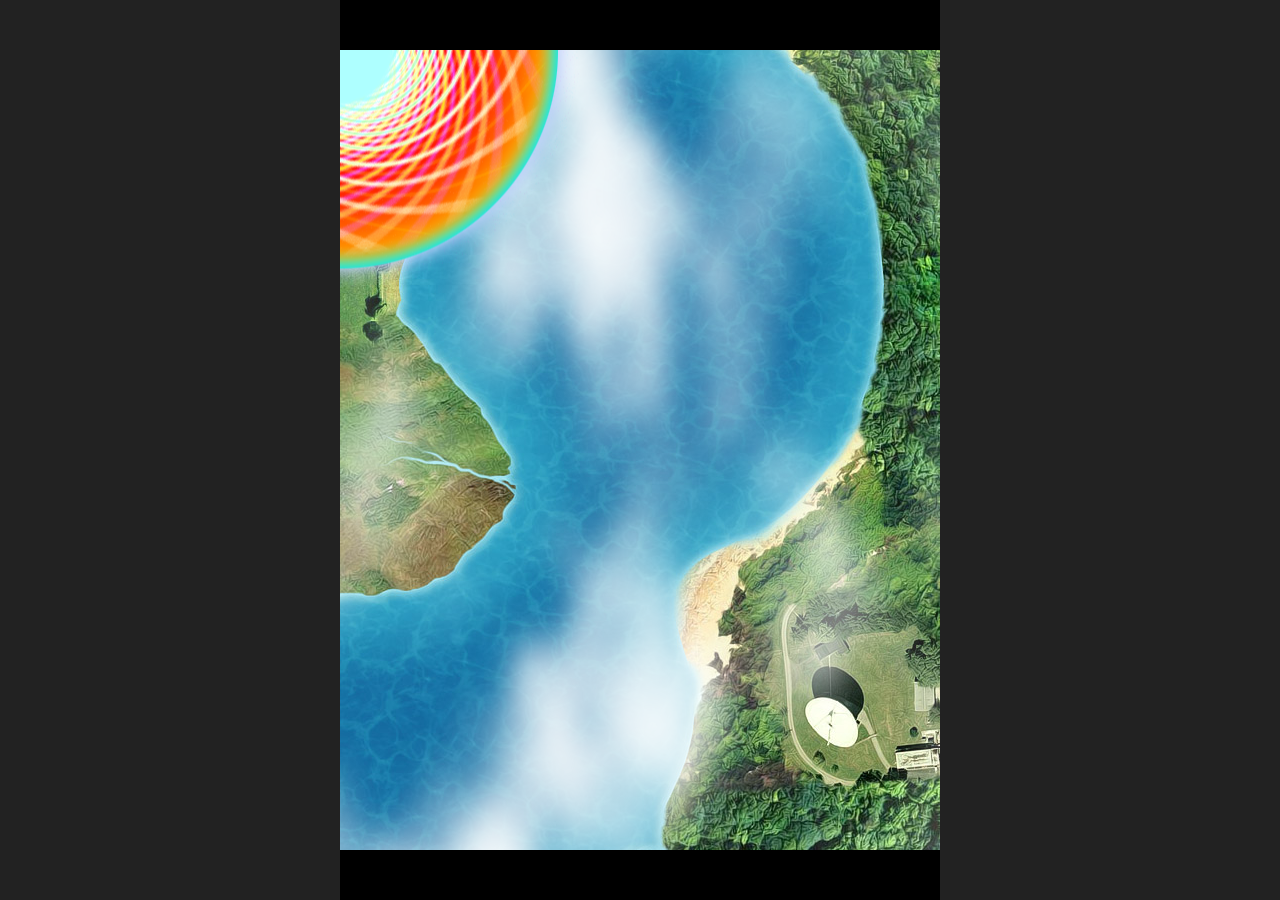
<file: demos/aircraft-war/index.html>
<!doctype html><html lang="en"><head><meta charset="UTF-8"><meta name="viewport" content="width=device-width,user-scalable=no"><title>Aircraft War</title><meta name="author" content="https://github.com/capricorncd"><meta name="keywords" content="pixi,capricorncd"><meta name="description" content="pixi,capricorncd,https://github.com/capricorncd/dev3cli"></head><body><div id="app"></div><script src="index.js"></script></body></html>
</file>
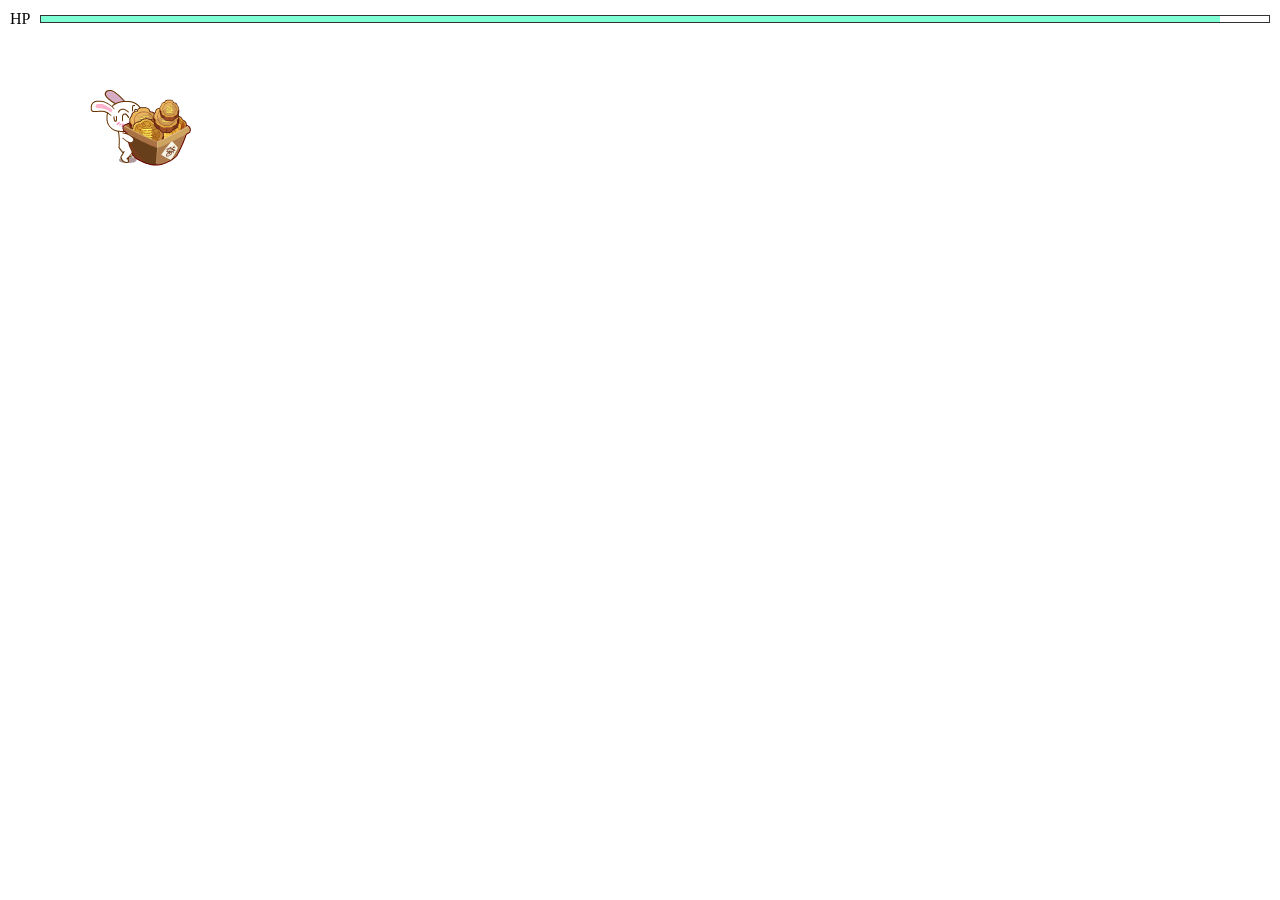
<file: demos/anime-dom/index.html>
<!doctype html><html lang="en"><head><meta charset="UTF-8"><meta name="viewport" content="width=device-width,user-scalable=no"><title>anime-dom</title><meta name="author" content="https://github.com/capricorncd"><meta name="keywords" content="anime-dom, dev3cli, capricorncd"><meta name="description" content="anime-dom, dev3cli, capricorncd, https://github.com/capricorncd/dev3cli"><meta name="github" content="https://github.com/capricorncd/dev3cli"><script defer="defer" src="index.js"></script></head><body><section class="loading"><div class="text">0%</div></section><dl class="hp"><dt>HP</dt><dd><i></i></dd></dl><div id="app"></div></body></html>
</file>
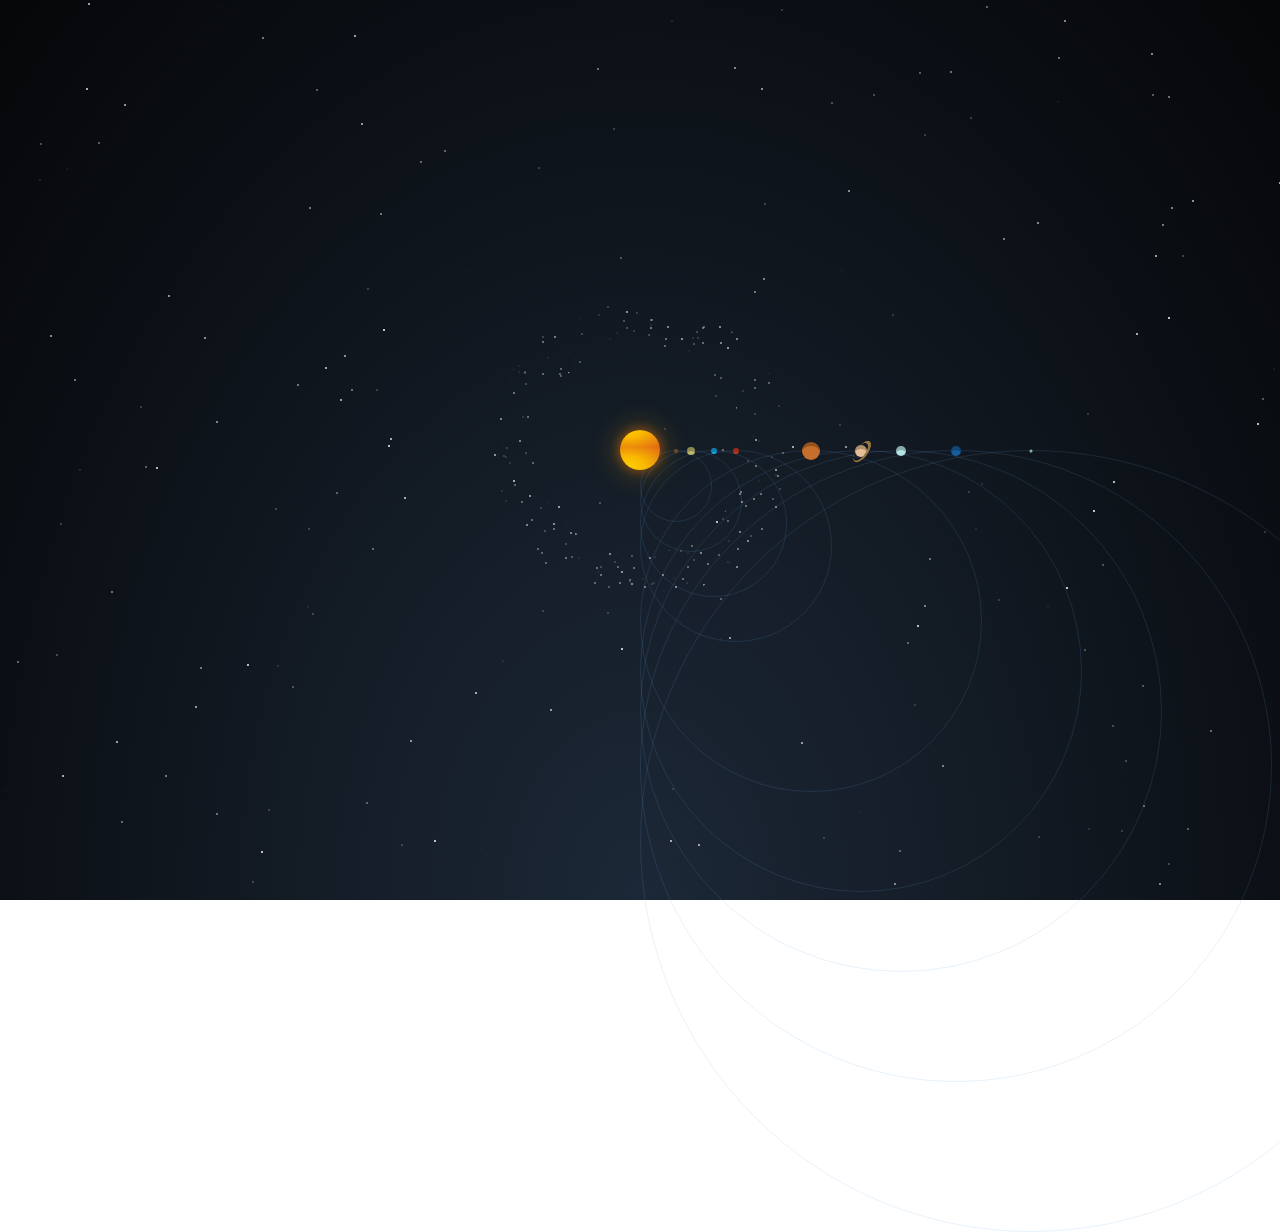
<file: demos/css-solar-system/index.html>
<!DOCTYPE html>
<html lang="en">

<head>
  <meta charset="UTF-8">
  <meta http-equiv="X-UA-Compatible" content="IE=edge">
  <meta name="viewport" content="width=device-width, initial-scale=1.0">
  <title>CSS Solar System</title>
  <meta name="source" content="https://github.com/xing1984/demos/tree/main/css-solar-system">
  <meta name="demo" content="https://xing1984.github.io/demos/css-solar-system">
  <script type="module" crossorigin src="./assets/index.9e67abe6.js"></script>
  <link rel="stylesheet" href="./assets/index.aab94a86.css">
</head>

<body>
  <section class="solar-system">
    <div class="sun">太阳</div>
    <div class="mercury">水星</div>
    <div class="venus">金星</div>
    <div class="earth">地球</div>
    <div class="mars">火星</div>
    <div class="jupiter">木星</div>
    <div class="saturn">土星</div>
    <div class="uranus">天王星</div>
    <div class="neptune">海王星</div>
    <div class="pluto">冥王星</div>
    <div class="asteroid-belt">小行星带</div>
  </section>
  
</body>

</html>
</file>
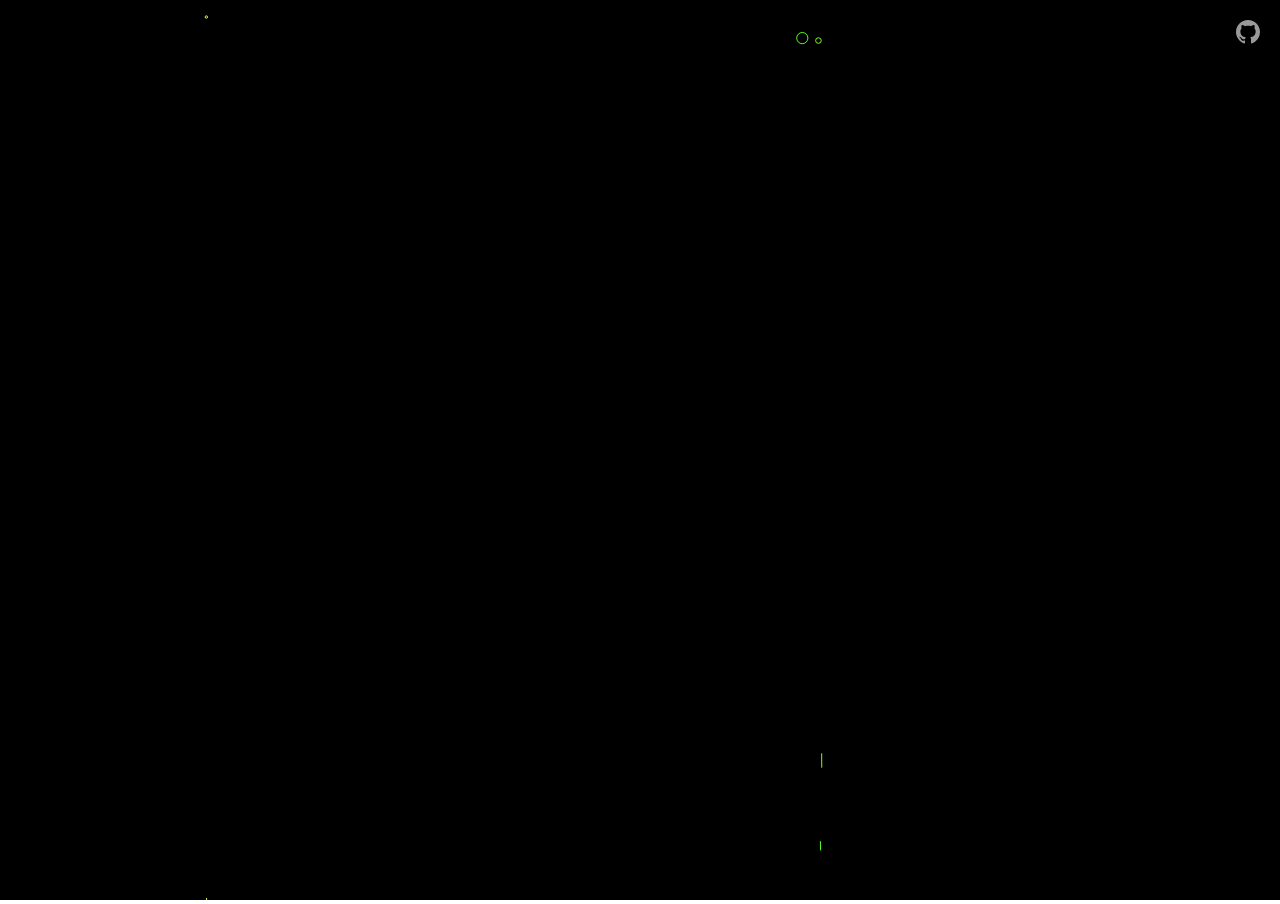
<file: demos/fireworks/index.html>
<!doctype html><html lang="en"><head><meta charset="UTF-8"><meta name="viewport" content="width=device-width,user-scalable=no"><title>fireworks</title><meta name="author" content="https://github.com/xing1984"><meta name="keywords" content="fireworks, dev3cli, capricorncd"><meta name="description" content="fireworks, dev3cli, capricorncd, https://github.com/capricorncd/dev3cli"><meta name="github" content="https://github.com/capricorncd/dev3cli"><script defer="defer" src="index.js"></script></head><body><a href="https://github.com/xing1984/demos/tree/main/fireworks" target="_blank" class="icon-github"><svg height="24" viewBox="0 0 16 16" version="1.1" width="24" aria-hidden="true"><path fill-rule="evenodd" d="M8 0C3.58 0 0 3.58 0 8c0 3.54 2.29 6.53 5.47 7.59.4.07.55-.17.55-.38 0-.19-.01-.82-.01-1.49-2.01.37-2.53-.49-2.69-.94-.09-.23-.48-.94-.82-1.13-.28-.15-.68-.52-.01-.53.63-.01 1.08.58 1.23.82.72 1.21 1.87.87 2.33.66.07-.52.28-.87.51-1.07-1.78-.2-3.64-.89-3.64-3.95 0-.87.31-1.59.82-2.15-.08-.2-.36-1.02.08-2.12 0 0 .67-.21 2.2.82.64-.18 1.32-.27 2-.27.68 0 1.36.09 2 .27 1.53-1.04 2.2-.82 2.2-.82.44 1.1.16 1.92.08 2.12.51.56.82 1.27.82 2.15 0 3.07-1.87 3.75-3.65 3.95.29.25.54.73.54 1.48 0 1.07-.01 1.93-.01 2.2 0 .21.15.46.55.38A8.013 8.013 0 0016 8c0-4.42-3.58-8-8-8z"></path></svg></a><div id="app"></div></body></html>
</file>
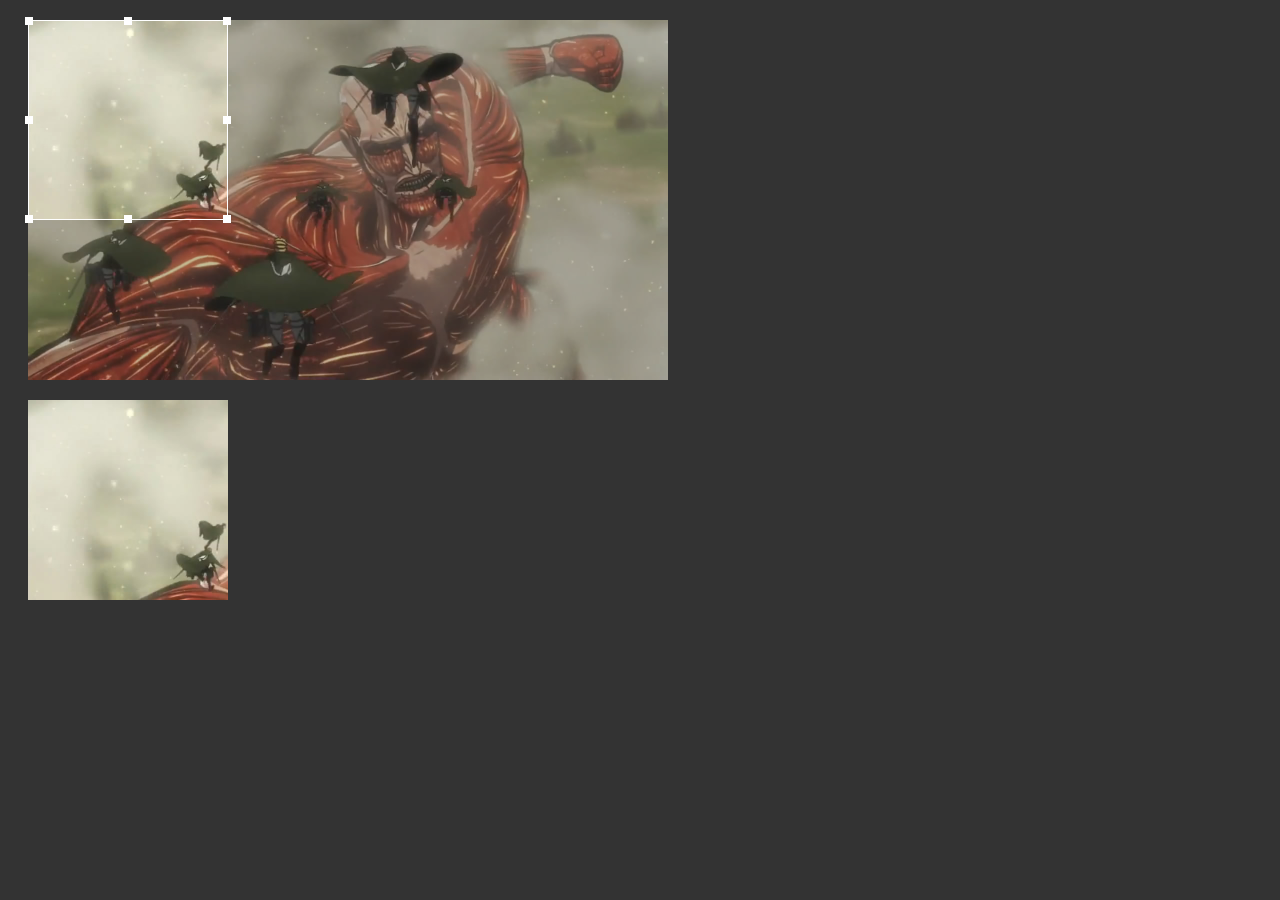
<file: demos/js-clip-image/index.html>
<!DOCTYPE html>
<html lang="en">

<head>
  <meta charset="UTF-8">
  <meta name="viewport"
    content="width=device-width, initial-scale=1.0, minimum-scale=1.0, maximum-scale=1.0, user-scalable=no">
  <title>JavaScript Image Clip</title>
  <script type="module" crossorigin src="./assets/index-524f7493.js"></script>
  <link rel="stylesheet" href="./assets/index-bf8d02c1.css">
</head>

<body>

  <div class="clip-wrapper">
    <div class="clip-pic-wrapper">
      <img src="./assets/pic-4c776439.jpg" alt="" class="pic-mask">
      <img src="./assets/pic-4c776439.jpg" alt="" class="pic-clip">
      <div class="clip-point-wrapper">
        <div class="point-item" data-direction="nw"></div>
        <div class="point-item" data-direction="n"></div>
        <div class="point-item" data-direction="ne"></div>
        <div class="point-item" data-direction="e"></div>
        <div class="point-item" data-direction="se"></div>
        <div class="point-item" data-direction="s"></div>
        <div class="point-item" data-direction="sw"></div>
        <div class="point-item" data-direction="w"></div>
      </div>
    </div>
  </div>

  <div class="clip-preview-wrapper">
    <img src="./assets/pic-4c776439.jpg" alt="" class="pic-view">
  </div>

  <!--<div style="margin: 20px; background-color: #fff;">-->
  <!--<div id="Box" style="width: 200px;height: 100px;margin: 10px; box-sizing: border-box; padding: 10px; border: 4px solid #c81623; background-color: #ccc; overflow: auto;;">-->
  <!--<div style="width: 1000px;background-color: green;">-->
  <!--<span id="Span" style="margin: 10px;padding: 10px;border: 10px solid blue;">w100<br>h100</span>-->
  <!--</div>-->
  <!--</div>-->
  <!--</div>-->


  
</body>

</html>
</file>
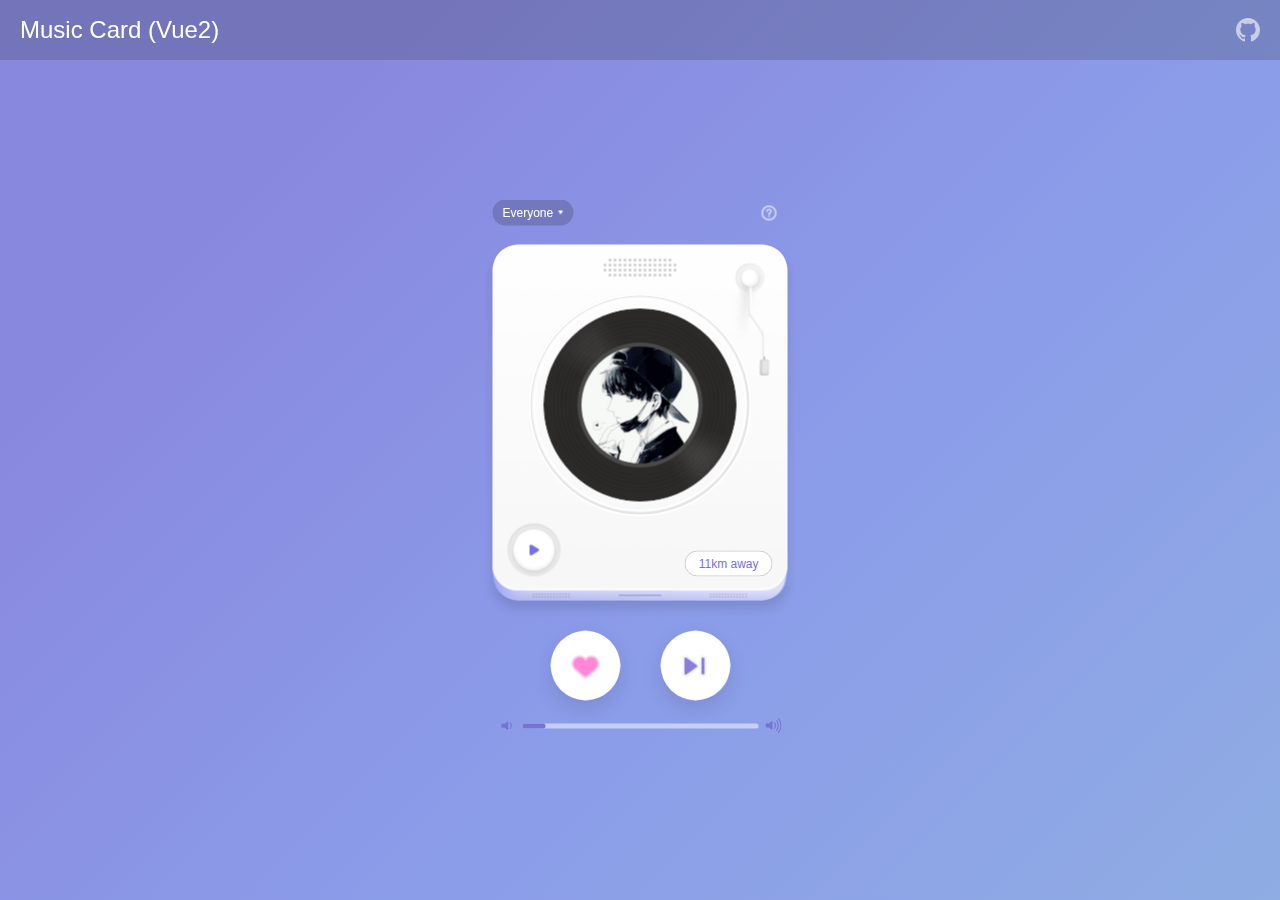
<file: demos/music-card/index.html>
<!doctype html><html lang="en"><head><meta charset="UTF-8"><meta name="viewport" content="width=device-width,user-scalable=no"><title>Music Card(vue2.x)</title><meta name="author" content="https://github.com/capricorncd"><meta name="keywords" content="music card, canvas, capricorncd"><meta name="description" content="music card, canvas, capricorncd,https://github.com/capricorncd"><link rel="stylesheet" href="./static/libs/swiper.min.css"></head><body><div id="app"></div><script src="./static/libs/app.min.js"></script><script src="./static/libs/swiper.min.js"></script><script src="vendor.js"></script><script src="main.js"></script></body></html>
</file>
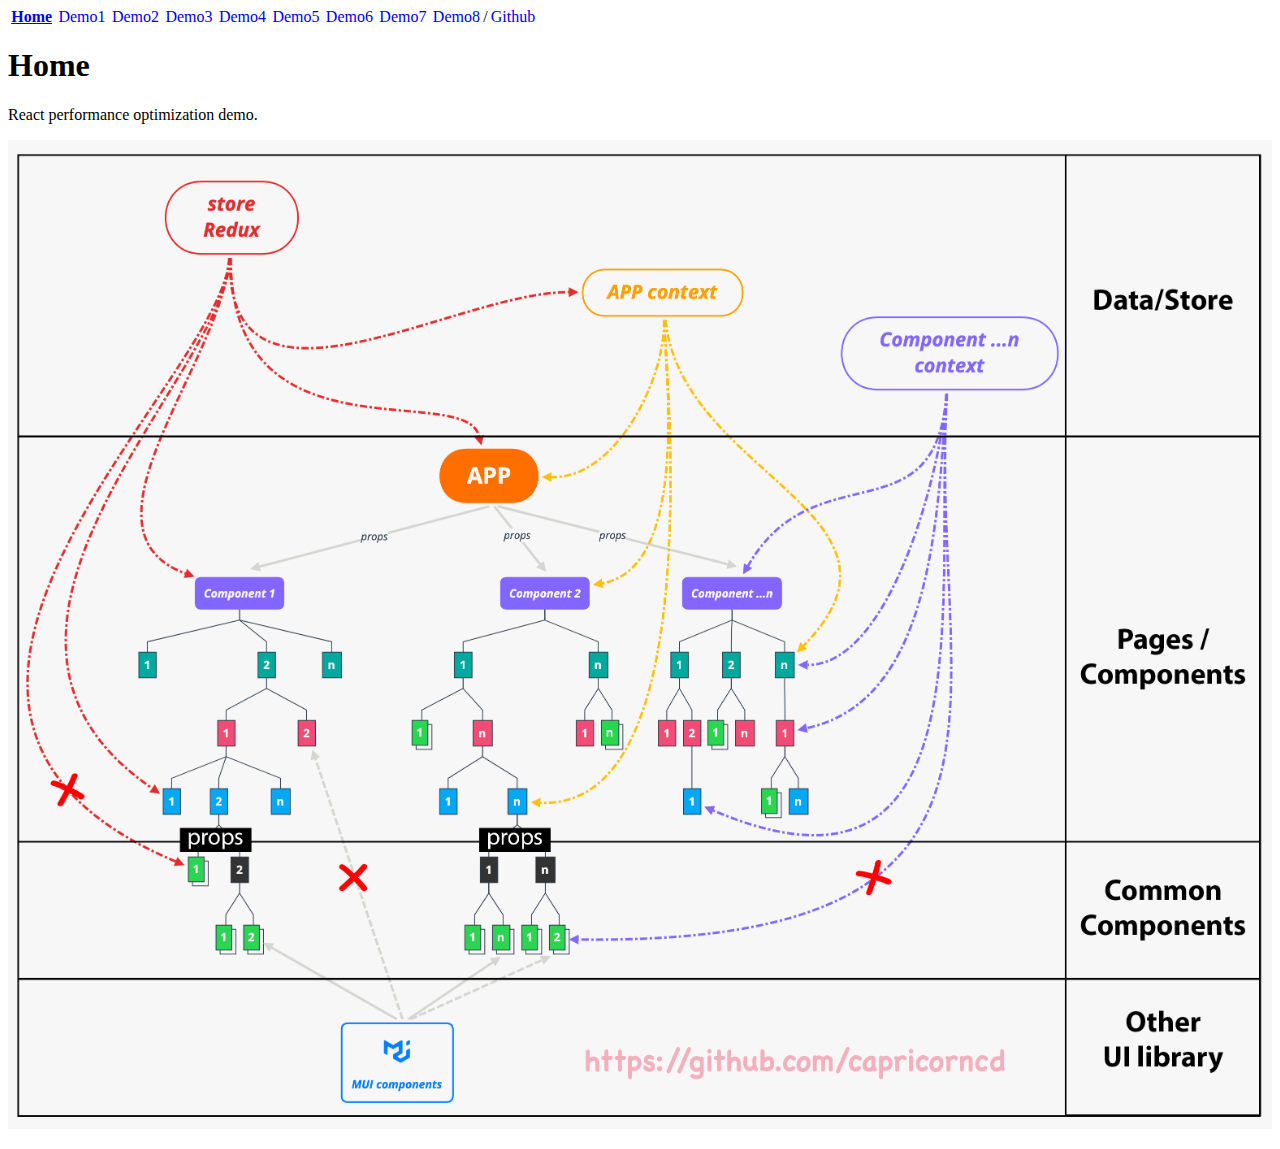
<file: demos/react-performance/index.html>
<!DOCTYPE html>
<html lang="en">
<head>
    <meta charset="UTF-8">
    <meta http-equiv="X-UA-Compatible" content="IE=edge">
    <meta name="viewport" content="width=device-width, initial-scale=1.0">
    <title>React Performance Demo - Capricorncd</title>
    <meta name="author" content="Capricorncd<Capricorncd@qq.com>">
    <meta name="keywords" content="Demo">
    <meta name="description" content="https://github.com/capricorncd">
  <script type="module" crossorigin src="./assets/index.c8aaf69b.js"></script>
  <link rel="modulepreload" crossorigin href="./assets/vendor.498c63bd.js">
  <link rel="stylesheet" href="./assets/index.49e80492.css">
</head>
<body>
    <div id="root"></div>
    
</body>
</html>
</file>
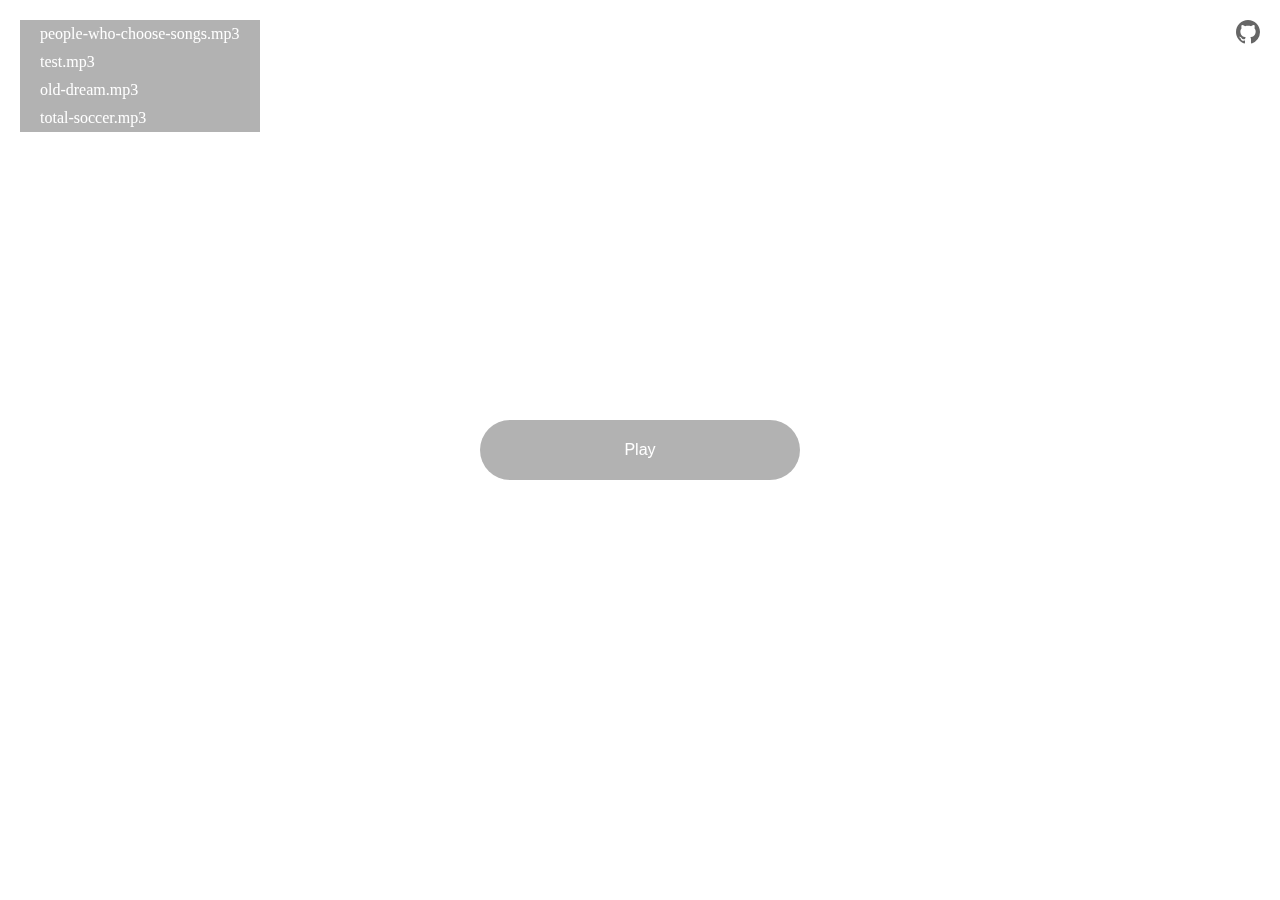
<file: demos/web-audio/index.html>
<!doctype html><html lang="en"><head><meta charset="UTF-8"><meta name="viewport" content="width=device-width,user-scalable=no"><title>Web Audio</title><meta name="author" content="https://github.com/capricorncd"><meta name="keywords" content="Web Audio,capricorncd"><meta name="description" content="Web Audio,capricorncd,https://github.com/capricorncd"></head><body><a href="https://github.com/capricorncd/demos/tree/main/web-audio" target="_blank" class="github"><svg height="24" viewBox="0 0 16 16" version="1.1" width="24" aria-hidden="true"><path fill-rule="evenodd" d="M8 0C3.58 0 0 3.58 0 8c0 3.54 2.29 6.53 5.47 7.59.4.07.55-.17.55-.38 0-.19-.01-.82-.01-1.49-2.01.37-2.53-.49-2.69-.94-.09-.23-.48-.94-.82-1.13-.28-.15-.68-.52-.01-.53.63-.01 1.08.58 1.23.82.72 1.21 1.87.87 2.33.66.07-.52.28-.87.51-1.07-1.78-.2-3.64-.89-3.64-3.95 0-.87.31-1.59.82-2.15-.08-.2-.36-1.02.08-2.12 0 0 .67-.21 2.2.82.64-.18 1.32-.27 2-.27.68 0 1.36.09 2 .27 1.53-1.04 2.2-.82 2.2-.82.44 1.1.16 1.92.08 2.12.51.56.82 1.27.82 2.15 0 3.07-1.87 3.75-3.65 3.95.29.25.54.73.54 1.48 0 1.07-.01 1.93-.01 2.2 0 .21.15.46.55.38A8.013 8.013 0 0016 8c0-4.42-3.58-8-8-8z"></path></svg></a><div class="graphic-switching"><a data-index="0" class="is-current"><svg style="width: 24px; height: 24px;vertical-align: middle;fill: currentColor;overflow: hidden;" viewBox="0 0 1024 1024" version="1.1" xmlns="http://www.w3.org/2000/svg" p-id="1127"><path d="M331.840623 793.484755 331.840623 387.450978c0-16.191531-12.457456-28.645338-27.399836-28.645338L222.235197 358.80564c-14.94238 0-27.399836 13.698094-27.399836 28.645338L194.835361 793.484755 331.840623 793.484755 331.840623 793.484755zM506.210956 793.484755 506.210956 213.081861c0-16.192747-12.453808-29.89449-27.401052-29.89449l-82.20559 0c-14.94238 0-27.399836 13.701743-27.399836 29.89449L369.204478 793.484755 506.210956 793.484755 506.210956 793.484755zM680.580073 793.484755 680.580073 536.910048c0-16.191531-12.452591-29.889625-27.399836-29.889625L570.979512 507.020423c-14.947245 0-27.405918 13.698094-27.405918 29.889625L543.573595 793.484755 680.580073 793.484755 680.580073 793.484755zM854.94919 793.484755 854.94919 387.450978c0-16.191531-12.452591-28.645338-27.399836-28.645338l-82.200725 0c-14.947245 0-27.399836 13.698094-27.399836 28.645338L717.948794 793.484755 854.94919 793.484755 854.94919 793.484755zM879.860454 830.84861" p-id="1128"></path></svg> </a><a data-index="1"><svg style="width: 24px; height: 24px;vertical-align: middle;fill: currentColor;overflow: hidden;" viewBox="0 0 1024 1024" version="1.1" xmlns="http://www.w3.org/2000/svg" p-id="1756"><path d="M584.1 851.5l-145-592.7-111.8 441.9-75.2-209.5H64v-40h216.3l40.3 112.6L439.8 93.2l143.9 588.1L697 207.4l74.9 243.8h187.4v40H742.4l-40.6-132z" fill="currentColor" p-id="1757"></path><path d="M584.1 866.5c-6.9 0-12.9-4.7-14.6-11.4L438.9 320.9l-97.1 383.4c-1.6 6.4-7.2 11-13.8 11.3-6.6 0.3-12.6-3.7-14.8-9.9l-71.6-199.5H64c-8.3 0-15-6.7-15-15v-40c0-8.3 6.7-15 15-15h216.2c6.3 0 12 4 14.1 9.9l23.8 66.3 107.1-423c1.7-6.7 7.7-11.3 14.5-11.3h0.1c6.9 0 12.9 4.7 14.5 11.4l129.1 527.9 98.9-413.6c1.6-6.6 7.4-11.3 14.1-11.5 6.8-0.2 12.8 4.1 14.8 10.6L783 436.2h176.3c8.3 0 15 6.7 15 15v40c0 8.3-6.7 15-15 15H742.4c-6.6 0-12.4-4.3-14.3-10.6l-24.4-79.4-105 438.8c-1.6 6.7-7.6 11.5-14.6 11.5z m-145-622.7s0.1 0 0 0c7 0 12.9 4.7 14.6 11.4l130.2 532.4 103.3-431.9c1.6-6.6 7.4-11.3 14.1-11.5 6.8-0.2 12.8 4.1 14.8 10.6l37.3 121.4h190.9v-10H771.9c-6.6 0-12.4-4.3-14.3-10.6l-58.8-191.2-100.6 420.4c-1.6 6.7-7.6 11.5-14.6 11.5-6.9 0-12.9-4.7-14.6-11.4L439.6 155.3 335.2 567.5c-1.6 6.4-7.2 11-13.8 11.3-6.6 0.3-12.6-3.7-14.8-9.9l-36.8-102.7H79v10h173.1c6.3 0 12 4 14.1 9.9l58.5 163.2 99.8-394.2c1.8-6.7 7.8-11.3 14.6-11.3z" fill="currentColor" p-id="1758"></path></svg></a></div><div id="app"><ul></ul><button>Play</button><audio style="display: none"></audio><canvas></canvas></div><script src="vendor.js"></script><script src="main.js"></script></body></html>
</file>
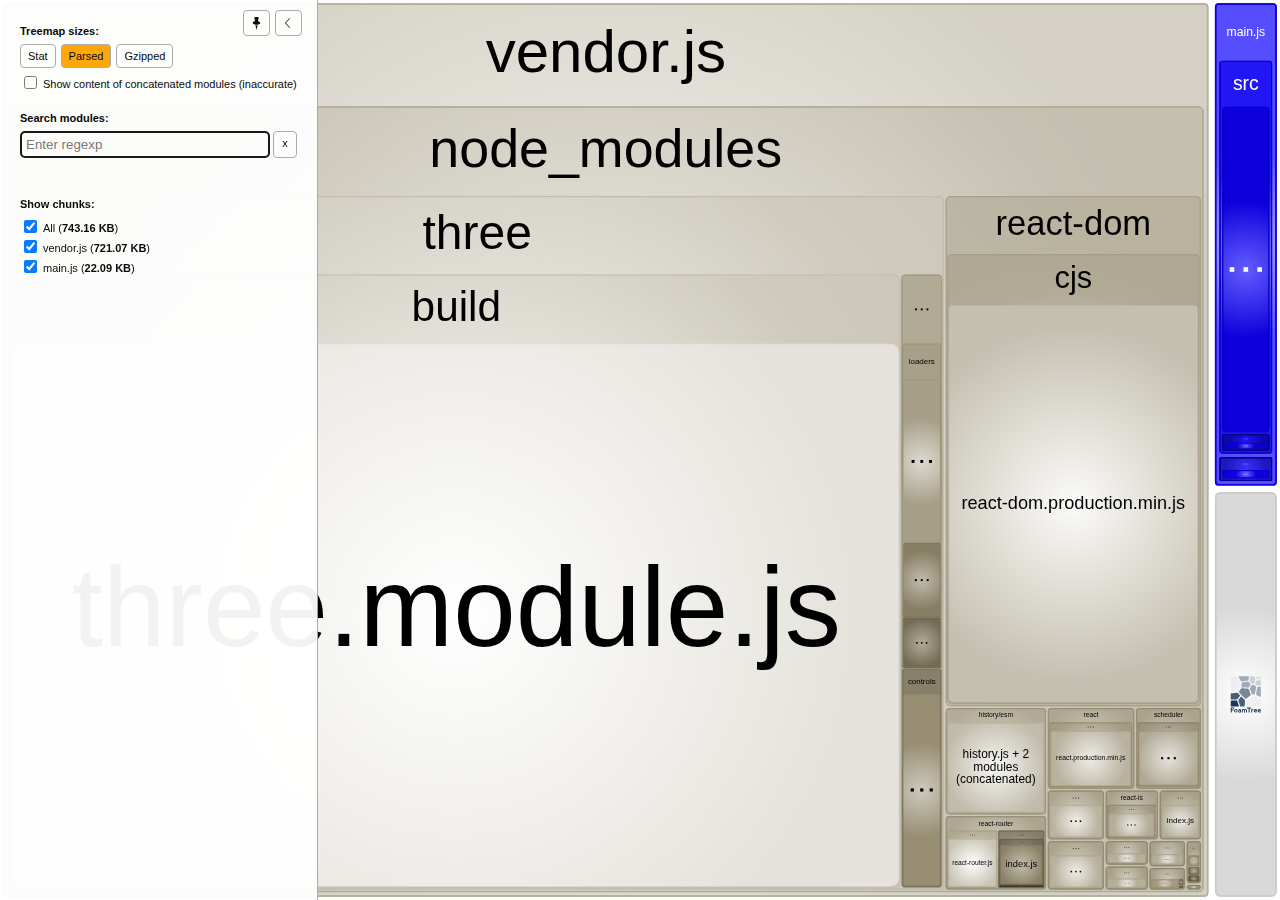
<file: demos/three/report.html>
<!DOCTYPE html>
<html>
  <head>
    <meta charset="UTF-8"/>
    <meta name="viewport" content="width=device-width, initial-scale=1"/>
    <title>three-js-demo [18 Dec 2022 at 09:32]</title>
    <link rel="shortcut icon" href="[data-uri]" type="image/x-icon" />

    <script>
      window.enableWebSocket = false;
    </script>
    <!-- viewer.js -->
<script>/*! For license information please see viewer.js.LICENSE.txt */
(()=>{var e={4184:(e,t)=>{var n;
/*!
  Copyright (c) 2018 Jed Watson.
  Licensed under the MIT License (MIT), see
  http://jedwatson.github.io/classnames
*/!function(){"use strict";var r={}.hasOwnProperty;function i(){for(var e=[],t=0;t<arguments.length;t++){var n=arguments[t];if(n){var o=typeof n;if("string"===o||"number"===o)e.push(n);else if(Array.isArray(n)){if(n.length){var a=i.apply(null,n);a&&e.push(a)}}else if("object"===o)if(n.toString===Object.prototype.toString)for(var s in n)r.call(n,s)&&n[s]&&e.push(s);else e.push(n.toString())}}return e.join(" ")}e.exports?(i.default=i,e.exports=i):void 0===(n=function(){return i}.apply(t,[]))||(e.exports=n)}()},3908:(e,t,n)=>{"use strict";n.d(t,{Z:()=>s});var r=n(4015),i=n.n(r),o=n(3645),a=n.n(o)()(i());a.push([e.id,".Button__button{background:#fff;border:1px solid #aaa;border-radius:4px;cursor:pointer;display:inline-block;font:var(--main-font);outline:none;padding:5px 7px;transition:background .3s ease;white-space:nowrap}.Button__button:focus,.Button__button:hover{background:#ffefd7}.Button__button.Button__active{background:orange;color:#000}.Button__button[disabled]{cursor:default}","",{version:3,sources:["webpack://./client/components/Button.css"],names:[],mappings:"AAAA,gBACE,eAAgB,CAChB,qBAAsB,CACtB,iBAAkB,CAClB,cAAe,CACf,oBAAqB,CACrB,qBAAsB,CACtB,YAAa,CACb,eAAgB,CAChB,8BAA+B,CAC/B,kBACF,CAEA,4CAEE,kBACF,CAEA,+BACE,iBAAmB,CACnB,UACF,CAEA,0BACE,cACF",sourcesContent:[".button {\n  background: #fff;\n  border: 1px solid #aaa;\n  border-radius: 4px;\n  cursor: pointer;\n  display: inline-block;\n  font: var(--main-font);\n  outline: none;\n  padding: 5px 7px;\n  transition: background .3s ease;\n  white-space: nowrap;\n}\n\n.button:focus,\n.button:hover {\n  background: #ffefd7;\n}\n\n.button.active {\n  background: #ffa500;\n  color: #000;\n}\n\n.button[disabled] {\n  cursor: default;\n}\n"],sourceRoot:""}]),a.locals={button:"Button__button",active:"Button__active"};const s=a},2396:(e,t,n)=>{"use strict";n.d(t,{Z:()=>s});var r=n(4015),i=n.n(r),o=n(3645),a=n.n(o)()(i());a.push([e.id,".Checkbox__label{display:inline-block}.Checkbox__checkbox,.Checkbox__label{cursor:pointer}.Checkbox__itemText{margin-left:3px;position:relative;top:-2px;vertical-align:middle}","",{version:3,sources:["webpack://./client/components/Checkbox.css"],names:[],mappings:"AAAA,iBAEE,oBACF,CAEA,qCAJE,cAMF,CAEA,oBACE,eAAgB,CAChB,iBAAkB,CAClB,QAAS,CACT,qBACF",sourcesContent:[".label {\n  cursor: pointer;\n  display: inline-block;\n}\n\n.checkbox {\n  cursor: pointer;\n}\n\n.itemText {\n  margin-left: 3px;\n  position: relative;\n  top: -2px;\n  vertical-align: middle;\n}\n"],sourceRoot:""}]),a.locals={label:"Checkbox__label",checkbox:"Checkbox__checkbox",itemText:"Checkbox__itemText"};const s=a},3213:(e,t,n)=>{"use strict";n.d(t,{Z:()=>s});var r=n(4015),i=n.n(r),o=n(3645),a=n.n(o)()(i());a.push([e.id,".CheckboxList__container{font:var(--main-font);white-space:nowrap}.CheckboxList__label{font-size:11px;font-weight:700;margin-bottom:7px}.CheckboxList__item+.CheckboxList__item{margin-top:1px}","",{version:3,sources:["webpack://./client/components/CheckboxList.css"],names:[],mappings:"AAAA,yBACE,qBAAsB,CACtB,kBACF,CAEA,qBACE,cAAe,CACf,eAAiB,CACjB,iBACF,CAEA,wCACE,cACF",sourcesContent:[".container {\n  font: var(--main-font);\n  white-space: nowrap;\n}\n\n.label {\n  font-size: 11px;\n  font-weight: bold;\n  margin-bottom: 7px;\n}\n\n.item + .item {\n  margin-top: 1px;\n}\n"],sourceRoot:""}]),a.locals={container:"CheckboxList__container",label:"CheckboxList__label",item:"CheckboxList__item"};const s=a},580:(e,t,n)=>{"use strict";n.d(t,{Z:()=>s});var r=n(4015),i=n.n(r),o=n(3645),a=n.n(o)()(i());a.push([e.id,".ContextMenu__container{background:#fff;border:1px solid #aaa;border-radius:4px;font:var(--main-font);list-style:none;opacity:1;padding:0;position:absolute;transition:opacity .2s ease,visibility .2s ease;visibility:visible;white-space:nowrap}.ContextMenu__hidden{opacity:0;visibility:hidden}","",{version:3,sources:["webpack://./client/components/ContextMenu.css"],names:[],mappings:"AAAA,wBAKE,eAAgB,CAChB,qBAAsB,CAFtB,iBAAkB,CAHlB,qBAAsB,CAMtB,eAAgB,CAChB,SAAU,CALV,SAAU,CADV,iBAAkB,CASlB,+CAAiD,CADjD,kBAAmB,CADnB,kBAGF,CAEA,qBACE,SAAU,CACV,iBACF",sourcesContent:[".container {\n  font: var(--main-font);\n  position: absolute;\n  padding: 0;\n  border-radius: 4px;\n  background: #fff;\n  border: 1px solid #aaa;\n  list-style: none;\n  opacity: 1;\n  white-space: nowrap;\n  visibility: visible;\n  transition: opacity .2s ease, visibility .2s ease;\n}\n\n.hidden {\n  opacity: 0;\n  visibility: hidden;\n}\n"],sourceRoot:""}]),a.locals={container:"ContextMenu__container",hidden:"ContextMenu__hidden"};const s=a},9270:(e,t,n)=>{"use strict";n.d(t,{Z:()=>s});var r=n(4015),i=n.n(r),o=n(3645),a=n.n(o)()(i());a.push([e.id,".ContextMenuItem__item{cursor:pointer;margin:0;padding:8px 14px;-webkit-user-select:none;user-select:none}.ContextMenuItem__item:hover{background:#ffefd7}.ContextMenuItem__disabled{color:grey;cursor:default}.ContextMenuItem__item.ContextMenuItem__disabled:hover{background:transparent}","",{version:3,sources:["webpack://./client/components/ContextMenuItem.css"],names:[],mappings:"AAAA,uBACE,cAAe,CACf,QAAS,CACT,gBAAiB,CACjB,wBAAiB,CAAjB,gBACF,CAEA,6BACE,kBACF,CAEA,2BAEE,UAAW,CADX,cAEF,CAEA,uDACE,sBACF",sourcesContent:[".item {\n  cursor: pointer;\n  margin: 0;\n  padding: 8px 14px;\n  user-select: none;\n}\n\n.item:hover {\n  background: #ffefd7;\n}\n\n.disabled {\n  cursor: default;\n  color: gray;\n}\n\n.item.disabled:hover {\n  background: transparent;\n}\n"],sourceRoot:""}]),a.locals={item:"ContextMenuItem__item",disabled:"ContextMenuItem__disabled"};const s=a},1746:(e,t,n)=>{"use strict";n.d(t,{Z:()=>s});var r=n(4015),i=n.n(r),o=n(3645),a=n.n(o)()(i());a.push([e.id,".Icon__icon{background:no-repeat 50%/contain;display:inline-block}","",{version:3,sources:["webpack://./client/components/Icon.css"],names:[],mappings:"AAAA,YACE,gCAAoC,CACpC,oBACF",sourcesContent:[".icon {\n  background: no-repeat center/contain;\n  display: inline-block;\n}\n"],sourceRoot:""}]),a.locals={icon:"Icon__icon"};const s=a},697:(e,t,n)=>{"use strict";n.d(t,{Z:()=>m});var r=n(4015),i=n.n(r),o=n(3645),a=n.n(o),s=n(1667),u=n.n(s),l=n(4911),c=n(8752),h=n(4150),f=n(8868),d=a()(i()),p=u()(l.Z),g=u()(c.Z),b=u()(h.Z),v=u()(f.Z);d.push([e.id,".ModuleItem__container{background:no-repeat 0;cursor:pointer;margin-bottom:4px;padding-left:18px;position:relative;white-space:nowrap}.ModuleItem__container.ModuleItem__module{background-image:url("+p+");background-position-x:1px}.ModuleItem__container.ModuleItem__folder{background-image:url("+g+")}.ModuleItem__container.ModuleItem__chunk{background-image:url("+b+")}.ModuleItem__container.ModuleItem__invisible:hover:before{background:url("+v+') no-repeat 0;content:"";height:100%;left:0;position:absolute;top:1px;width:13px}',"",{version:3,sources:["webpack://./client/components/ModuleItem.css"],names:[],mappings:"AAAA,uBACE,sBAAiC,CACjC,cAAe,CACf,iBAAkB,CAClB,iBAAkB,CAClB,iBAAkB,CAClB,kBACF,CAEA,0CACE,wDAAkD,CAClD,yBACF,CAEA,0CACE,wDACF,CAEA,yCACE,wDACF,CAEA,0DACE,8DAAqE,CACrE,UAAW,CACX,WAAY,CACZ,MAAO,CAEP,iBAAkB,CADlB,OAAQ,CAER,UACF",sourcesContent:[".container {\n  background: no-repeat left center;\n  cursor: pointer;\n  margin-bottom: 4px;\n  padding-left: 18px;\n  position: relative;\n  white-space: nowrap;\n}\n\n.container.module {\n  background-image: url('../assets/icon-module.svg');\n  background-position-x: 1px;\n}\n\n.container.folder {\n  background-image: url('../assets/icon-folder.svg');\n}\n\n.container.chunk {\n  background-image: url('../assets/icon-chunk.svg');\n}\n\n.container.invisible:hover::before {\n  background: url('../assets/icon-invisible.svg') no-repeat left center;\n  content: \"\";\n  height: 100%;\n  left: 0;\n  top: 1px;\n  position: absolute;\n  width: 13px;\n}\n"],sourceRoot:""}]),d.locals={container:"ModuleItem__container",module:"ModuleItem__module",folder:"ModuleItem__folder",chunk:"ModuleItem__chunk",invisible:"ModuleItem__invisible"};const m=d},3784:(e,t,n)=>{"use strict";n.d(t,{Z:()=>s});var r=n(4015),i=n.n(r),o=n(3645),a=n.n(o)()(i());a.push([e.id,".ModulesList__container{font:var(--main-font)}","",{version:3,sources:["webpack://./client/components/ModulesList.css"],names:[],mappings:"AAAA,wBACE,qBACF",sourcesContent:[".container {\n  font: var(--main-font);\n}\n"],sourceRoot:""}]),a.locals={container:"ModulesList__container"};const s=a},2393:(e,t,n)=>{"use strict";n.d(t,{Z:()=>s});var r=n(4015),i=n.n(r),o=n(3645),a=n.n(o)()(i());a.push([e.id,".ModulesTreemap__container{align-items:stretch;display:flex;height:100%;position:relative;width:100%}.ModulesTreemap__map{flex:1}.ModulesTreemap__sidebarGroup{font:var(--main-font);margin-bottom:20px}.ModulesTreemap__showOption{margin-top:5px}.ModulesTreemap__activeSize{font-weight:700}.ModulesTreemap__foundModulesInfo{display:flex;font:var(--main-font);margin:8px 0 0}.ModulesTreemap__foundModulesInfoItem+.ModulesTreemap__foundModulesInfoItem{margin-left:15px}.ModulesTreemap__foundModulesContainer{margin-top:15px;max-height:600px;overflow:auto}.ModulesTreemap__foundModulesChunk+.ModulesTreemap__foundModulesChunk{margin-top:15px}.ModulesTreemap__foundModulesChunkName{cursor:pointer;font:var(--main-font);font-weight:700;margin-bottom:7px}.ModulesTreemap__foundModulesList{margin-left:7px}","",{version:3,sources:["webpack://./client/components/ModulesTreemap.css"],names:[],mappings:"AAAA,2BACE,mBAAoB,CACpB,YAAa,CACb,WAAY,CACZ,iBAAkB,CAClB,UACF,CAEA,qBACE,MACF,CAEA,8BACE,qBAAsB,CACtB,kBACF,CAEA,4BACE,cACF,CAEA,4BACE,eACF,CAEA,kCACE,YAAa,CACb,qBAAsB,CACtB,cACF,CAEA,4EACE,gBACF,CAEA,uCACE,eAAgB,CAChB,gBAAiB,CACjB,aACF,CAEA,sEACE,eACF,CAEA,uCACE,cAAe,CACf,qBAAsB,CACtB,eAAiB,CACjB,iBACF,CAEA,kCACE,eACF",sourcesContent:[".container {\n  align-items: stretch;\n  display: flex;\n  height: 100%;\n  position: relative;\n  width: 100%;\n}\n\n.map {\n  flex: 1;\n}\n\n.sidebarGroup {\n  font: var(--main-font);\n  margin-bottom: 20px;\n}\n\n.showOption {\n  margin-top: 5px;\n}\n\n.activeSize {\n  font-weight: bold;\n}\n\n.foundModulesInfo {\n  display: flex;\n  font: var(--main-font);\n  margin: 8px 0 0;\n}\n\n.foundModulesInfoItem + .foundModulesInfoItem {\n  margin-left: 15px;\n}\n\n.foundModulesContainer {\n  margin-top: 15px;\n  max-height: 600px;\n  overflow: auto;\n}\n\n.foundModulesChunk + .foundModulesChunk {\n  margin-top: 15px;\n}\n\n.foundModulesChunkName {\n  cursor: pointer;\n  font: var(--main-font);\n  font-weight: bold;\n  margin-bottom: 7px;\n}\n\n.foundModulesList {\n  margin-left: 7px;\n}\n"],sourceRoot:""}]),a.locals={container:"ModulesTreemap__container",map:"ModulesTreemap__map",sidebarGroup:"ModulesTreemap__sidebarGroup",showOption:"ModulesTreemap__showOption",activeSize:"ModulesTreemap__activeSize",foundModulesInfo:"ModulesTreemap__foundModulesInfo",foundModulesInfoItem:"ModulesTreemap__foundModulesInfoItem",foundModulesContainer:"ModulesTreemap__foundModulesContainer",foundModulesChunk:"ModulesTreemap__foundModulesChunk",foundModulesChunkName:"ModulesTreemap__foundModulesChunkName",foundModulesList:"ModulesTreemap__foundModulesList"};const s=a},9976:(e,t,n)=>{"use strict";n.d(t,{Z:()=>s});var r=n(4015),i=n.n(r),o=n(3645),a=n.n(o)()(i());a.push([e.id,".Search__container{font:var(--main-font);white-space:nowrap}.Search__label{font-weight:700;margin-bottom:7px}.Search__row{display:flex}.Search__input{border:1px solid #aaa;border-radius:4px;display:block;flex:1;padding:5px}.Search__clear{flex:0 0 auto;line-height:1;margin-left:3px;padding:5px 8px 7px}","",{version:3,sources:["webpack://./client/components/Search.css"],names:[],mappings:"AAAA,mBACE,qBAAsB,CACtB,kBACF,CAEA,eACE,eAAiB,CACjB,iBACF,CAEA,aACE,YACF,CAEA,eACE,qBAAsB,CACtB,iBAAkB,CAClB,aAAc,CACd,MAAO,CACP,WACF,CAEA,eACE,aAAc,CACd,aAAc,CACd,eAAgB,CAChB,mBACF",sourcesContent:[".container {\n  font: var(--main-font);\n  white-space: nowrap;\n}\n\n.label {\n  font-weight: bold;\n  margin-bottom: 7px;\n}\n\n.row {\n  display: flex;\n}\n\n.input {\n  border: 1px solid #aaa;\n  border-radius: 4px;\n  display: block;\n  flex: 1;\n  padding: 5px;\n}\n\n.clear {\n  flex: 0 0 auto;\n  line-height: 1;\n  margin-left: 3px;\n  padding: 5px 8px 7px;\n}\n"],sourceRoot:""}]),a.locals={container:"Search__container",label:"Search__label",row:"Search__row",input:"Search__input",clear:"Search__clear"};const s=a},4826:(e,t,n)=>{"use strict";n.d(t,{Z:()=>s});var r=n(4015),i=n.n(r),o=n(3645),a=n.n(o)()(i());a.push([e.id,".Sidebar__container{background:#fff;border:none;border-right:1px solid #aaa;box-sizing:border-box;max-width:calc(50% - 10px);opacity:.95;z-index:1}.Sidebar__container:not(.Sidebar__hidden){min-width:200px}.Sidebar__container:not(.Sidebar__pinned){bottom:0;position:absolute;top:0;transition:transform .2s ease}.Sidebar__container.Sidebar__pinned{position:relative}.Sidebar__container.Sidebar__left{left:0}.Sidebar__container.Sidebar__left.Sidebar__hidden{transform:translateX(calc(-100% + 7px))}.Sidebar__content{box-sizing:border-box;height:100%;overflow-y:auto;padding:25px 20px 20px;width:100%}.Sidebar__empty.Sidebar__pinned .Sidebar__content{padding:0}.Sidebar__pinButton,.Sidebar__toggleButton{cursor:pointer;height:26px;line-height:0;position:absolute;top:10px;width:27px}.Sidebar__pinButton{right:47px}.Sidebar__toggleButton{padding-left:6px;right:15px}.Sidebar__hidden .Sidebar__toggleButton{right:-35px;transition:transform .2s ease}.Sidebar__hidden .Sidebar__toggleButton:hover{transform:translateX(4px)}.Sidebar__resizer{bottom:0;cursor:col-resize;position:absolute;right:0;top:0;width:7px}","",{version:3,sources:["webpack://./client/components/Sidebar.css"],names:[],mappings:"AAEA,oBACE,eAAgB,CAEhB,WAA4B,CAA5B,2BAA4B,CAC5B,qBAAsB,CACtB,0BAA2B,CAC3B,WAAa,CACb,SACF,CAEA,0CACE,eACF,CAEA,0CACE,QAAS,CACT,iBAAkB,CAClB,KAAM,CACN,6BACF,CAEA,oCACE,iBACF,CAEA,kCACE,MACF,CAEA,kDACE,uCACF,CAEA,kBACE,qBAAsB,CACtB,WAAY,CACZ,eAAgB,CAChB,sBAAuB,CACvB,UACF,CAEA,kDACE,SACF,CAEA,2CAEE,cAAe,CACf,WAAY,CACZ,aAAc,CACd,iBAAkB,CAClB,QAAS,CACT,UACF,CAEA,oBACE,UACF,CAEA,uBACE,gBAAiB,CACjB,UACF,CAEA,wCACE,WAAY,CACZ,6BACF,CAEA,8CACE,yBACF,CAEA,kBACE,QAAS,CACT,iBAAkB,CAClB,iBAAkB,CAClB,OAAQ,CACR,KAAM,CACN,SACF",sourcesContent:["@value toggleTime: 200ms;\n\n.container {\n  background: #fff;\n  border: none;\n  border-right: 1px solid #aaa;\n  box-sizing: border-box;\n  max-width: calc(50% - 10px);\n  opacity: 0.95;\n  z-index: 1;\n}\n\n.container:not(.hidden) {\n  min-width: 200px;\n}\n\n.container:not(.pinned) {\n  bottom: 0;\n  position: absolute;\n  top: 0;\n  transition: transform toggleTime ease;\n}\n\n.container.pinned {\n  position: relative;\n}\n\n.container.left {\n  left: 0;\n}\n\n.container.left.hidden {\n  transform: translateX(calc(-100% + 7px));\n}\n\n.content {\n  box-sizing: border-box;\n  height: 100%;\n  overflow-y: auto;\n  padding: 25px 20px 20px;\n  width: 100%;\n}\n\n.empty.pinned .content {\n  padding: 0;\n}\n\n.pinButton,\n.toggleButton {\n  cursor: pointer;\n  height: 26px;\n  line-height: 0;\n  position: absolute;\n  top: 10px;\n  width: 27px;\n}\n\n.pinButton {\n  right: 47px;\n}\n\n.toggleButton {\n  padding-left: 6px;\n  right: 15px;\n}\n\n.hidden .toggleButton {\n  right: -35px;\n  transition: transform .2s ease;\n}\n\n.hidden .toggleButton:hover {\n  transform: translateX(4px);\n}\n\n.resizer {\n  bottom: 0;\n  cursor: col-resize;\n  position: absolute;\n  right: 0;\n  top: 0;\n  width: 7px;\n}\n"],sourceRoot:""}]),a.locals={toggleTime:".2s",container:"Sidebar__container",hidden:"Sidebar__hidden",pinned:"Sidebar__pinned",left:"Sidebar__left",content:"Sidebar__content",empty:"Sidebar__empty",pinButton:"Sidebar__pinButton",toggleButton:"Sidebar__toggleButton",resizer:"Sidebar__resizer"};const s=a},6897:(e,t,n)=>{"use strict";n.d(t,{Z:()=>s});var r=n(4015),i=n.n(r),o=n(3645),a=n.n(o)()(i());a.push([e.id,".Switcher__container{font:var(--main-font);white-space:nowrap}.Switcher__label{font-size:11px;font-weight:700;margin-bottom:7px}.Switcher__item+.Switcher__item{margin-left:5px}","",{version:3,sources:["webpack://./client/components/Switcher.css"],names:[],mappings:"AAAA,qBACE,qBAAsB,CACtB,kBACF,CAEA,iBAEE,cAAe,CADf,eAAiB,CAEjB,iBACF,CAEA,gCACE,eACF",sourcesContent:[".container {\n  font: var(--main-font);\n  white-space: nowrap;\n}\n\n.label {\n  font-weight: bold;\n  font-size: 11px;\n  margin-bottom: 7px;\n}\n\n.item + .item {\n  margin-left: 5px;\n}\n"],sourceRoot:""}]),a.locals={container:"Switcher__container",label:"Switcher__label",item:"Switcher__item"};const s=a},7527:(e,t,n)=>{"use strict";n.d(t,{Z:()=>s});var r=n(4015),i=n.n(r),o=n(3645),a=n.n(o)()(i());a.push([e.id,".Tooltip__container{background:#fff;border:1px solid #aaa;border-radius:4px;font:var(--main-font);opacity:.9;padding:5px 10px;position:absolute;transition:opacity .2s ease,visibility .2s ease;visibility:visible;white-space:nowrap}.Tooltip__hidden{opacity:0;visibility:hidden}","",{version:3,sources:["webpack://./client/components/Tooltip.css"],names:[],mappings:"AAAA,oBAKE,eAAgB,CAChB,qBAAsB,CAFtB,iBAAkB,CAHlB,qBAAsB,CAMtB,UAAY,CAJZ,gBAAiB,CADjB,iBAAkB,CAQlB,+CAAiD,CADjD,kBAAmB,CADnB,kBAGF,CAEA,iBACE,SAAU,CACV,iBACF",sourcesContent:[".container {\n  font: var(--main-font);\n  position: absolute;\n  padding: 5px 10px;\n  border-radius: 4px;\n  background: #fff;\n  border: 1px solid #aaa;\n  opacity: 0.9;\n  white-space: nowrap;\n  visibility: visible;\n  transition: opacity .2s ease, visibility .2s ease;\n}\n\n.hidden {\n  opacity: 0;\n  visibility: hidden;\n}\n"],sourceRoot:""}]),a.locals={container:"Tooltip__container",hidden:"Tooltip__hidden"};const s=a},1194:(e,t,n)=>{"use strict";n.d(t,{Z:()=>s});var r=n(4015),i=n.n(r),o=n(3645),a=n.n(o)()(i());a.push([e.id,":root{--main-font:normal 11px Verdana,sans-serif}#app,body,html{height:100%;margin:0;overflow:hidden;padding:0;width:100%}body.resizing{-webkit-user-select:none!important;user-select:none!important}body.resizing *{pointer-events:none}body.resizing.col{cursor:col-resize!important}","",{version:3,sources:["webpack://./client/viewer.css"],names:[],mappings:"AAAA,MACE,0CACF,CAEA,eAGE,WAAY,CACZ,QAAS,CACT,eAAgB,CAChB,SAAU,CACV,UACF,CAEA,cACE,kCAA4B,CAA5B,0BACF,CAEA,gBACE,mBACF,CAEA,kBACE,2BACF",sourcesContent:[":root {\n  --main-font: normal 11px Verdana, sans-serif;\n}\n\n:global html,\n:global body,\n:global #app {\n  height: 100%;\n  margin: 0;\n  overflow: hidden;\n  padding: 0;\n  width: 100%;\n}\n\n:global body.resizing {\n  user-select: none !important;\n}\n\n:global body.resizing * {\n  pointer-events: none;\n}\n\n:global body.resizing.col {\n  cursor: col-resize !important;\n}\n"],sourceRoot:""}]);const s=a},3645:e=>{"use strict";e.exports=function(e){var t=[];return t.toString=function(){return this.map((function(t){var n=e(t);return t[2]?"@media ".concat(t[2]," {").concat(n,"}"):n})).join("")},t.i=function(e,n,r){"string"==typeof e&&(e=[[null,e,""]]);var i={};if(r)for(var o=0;o<this.length;o++){var a=this[o][0];null!=a&&(i[a]=!0)}for(var s=0;s<e.length;s++){var u=[].concat(e[s]);r&&i[u[0]]||(n&&(u[2]?u[2]="".concat(n," and ").concat(u[2]):u[2]=n),t.push(u))}},t}},4015:e=>{"use strict";function t(e,t){return function(e){if(Array.isArray(e))return e}(e)||function(e,t){var n=e&&("undefined"!=typeof Symbol&&e[Symbol.iterator]||e["@@iterator"]);if(null==n)return;var r,i,o=[],a=!0,s=!1;try{for(n=n.call(e);!(a=(r=n.next()).done)&&(o.push(r.value),!t||o.length!==t);a=!0);}catch(u){s=!0,i=u}finally{try{a||null==n.return||n.return()}finally{if(s)throw i}}return o}(e,t)||function(e,t){if(!e)return;if("string"==typeof e)return n(e,t);var r=Object.prototype.toString.call(e).slice(8,-1);"Object"===r&&e.constructor&&(r=e.constructor.name);if("Map"===r||"Set"===r)return Array.from(e);if("Arguments"===r||/^(?:Ui|I)nt(?:8|16|32)(?:Clamped)?Array$/.test(r))return n(e,t)}(e,t)||function(){throw new TypeError("Invalid attempt to destructure non-iterable instance.\nIn order to be iterable, non-array objects must have a [Symbol.iterator]() method.")}()}function n(e,t){(null==t||t>e.length)&&(t=e.length);for(var n=0,r=new Array(t);n<t;n++)r[n]=e[n];return r}e.exports=function(e){var n=t(e,4),r=n[1],i=n[3];if("function"==typeof btoa){var o=btoa(unescape(encodeURIComponent(JSON.stringify(i)))),a="sourceMappingURL=data:application/json;charset=utf-8;base64,".concat(o),s="/*# ".concat(a," */"),u=i.sources.map((function(e){return"/*# sourceURL=".concat(i.sourceRoot||"").concat(e," */")}));return[r].concat(u).concat([s]).join("\n")}return[r].join("\n")}},1667:e=>{"use strict";e.exports=function(e,t){return t||(t={}),"string"!=typeof(e=e&&e.__esModule?e.default:e)?e:(/^['"].*['"]$/.test(e)&&(e=e.slice(1,-1)),t.hash&&(e+=t.hash),/["'() \t\n]/.test(e)||t.needQuotes?'"'.concat(e.replace(/"/g,'\\"').replace(/\n/g,"\\n"),'"'):e)}},6755:function(e){e.exports=function(){"use strict";var e=/^(b|B)$/,t={iec:{bits:["b","Kib","Mib","Gib","Tib","Pib","Eib","Zib","Yib"],bytes:["B","KiB","MiB","GiB","TiB","PiB","EiB","ZiB","YiB"]},jedec:{bits:["b","Kb","Mb","Gb","Tb","Pb","Eb","Zb","Yb"],bytes:["B","KB","MB","GB","TB","PB","EB","ZB","YB"]}},n={iec:["","kibi","mebi","gibi","tebi","pebi","exbi","zebi","yobi"],jedec:["","kilo","mega","giga","tera","peta","exa","zetta","yotta"]},r={floor:Math.floor,ceil:Math.ceil};function i(i){var o,a,s,u,l,c,h,f,d,p,g,b,v,m,y,C,_,w,x,A,S=arguments.length>1&&void 0!==arguments[1]?arguments[1]:{},M=[],T=0;if(isNaN(i))throw new TypeError("Invalid number");if(s=!0===S.bits,y=!0===S.unix,b=!0===S.pad,a=S.base||2,v=void 0!==S.round?S.round:y?1:2,h=void 0!==S.locale?S.locale:"",f=S.localeOptions||{},C=void 0!==S.separator?S.separator:"",_=void 0!==S.spacer?S.spacer:y?"":" ",x=S.symbols||{},w=2===a&&S.standard||"jedec",g=S.output||"string",l=!0===S.fullform,c=S.fullforms instanceof Array?S.fullforms:[],o=void 0!==S.exponent?S.exponent:-1,A=r[S.roundingMethod]||Math.round,u=a>2?1e3:1024,(d=(p=Number(i))<0)&&(p=-p),(-1===o||isNaN(o))&&(o=Math.floor(Math.log(p)/Math.log(u)))<0&&(o=0),o>8&&(o=8),"exponent"===g)return o;if(0===p)M[0]=0,m=M[1]=y?"":t[w][s?"bits":"bytes"][o];else{T=p/(2===a?Math.pow(2,10*o):Math.pow(1e3,o)),s&&(T*=8)>=u&&o<8&&(T/=u,o++);var k=Math.pow(10,o>0?v:0);M[0]=A(T*k)/k,M[0]===u&&o<8&&void 0===S.exponent&&(M[0]=1,o++),m=M[1]=10===a&&1===o?s?"kb":"kB":t[w][s?"bits":"bytes"][o],y&&(M[1]="jedec"===w?M[1].charAt(0):o>0?M[1].replace(/B$/,""):M[1],e.test(M[1])&&(M[0]=Math.floor(M[0]),M[1]=""))}if(d&&(M[0]=-M[0]),M[1]=x[M[1]]||M[1],!0===h?M[0]=M[0].toLocaleString():h.length>0?M[0]=M[0].toLocaleString(h,f):C.length>0&&(M[0]=M[0].toString().replace(".",C)),b&&!1===Number.isInteger(M[0])&&v>0){var z=C||".",D=M[0].toString().split(z),j=D[1]||"",L=j.length,B=v-L;M[0]="".concat(D[0]).concat(z).concat(j.padEnd(L+B,"0"))}return l&&(M[1]=c[o]?c[o]:n[w][o]+(s?"bit":"byte")+(1===M[0]?"":"s")),"array"===g?M:"object"===g?{value:M[0],symbol:M[1],exponent:o,unit:m}:M.join(_)}return i.partial=function(e){return function(t){return i(t,e)}},i}()},2705:(e,t,n)=>{var r=n(5639).Symbol;e.exports=r},9932:e=>{e.exports=function(e,t){for(var n=-1,r=null==e?0:e.length,i=Array(r);++n<r;)i[n]=t(e[n],n,e);return i}},4286:e=>{e.exports=function(e){return e.split("")}},4239:(e,t,n)=>{var r=n(2705),i=n(9607),o=n(2333),a=r?r.toStringTag:void 0;e.exports=function(e){return null==e?void 0===e?"[object Undefined]":"[object Null]":a&&a in Object(e)?i(e):o(e)}},8674:e=>{e.exports=function(e){return function(t){return null==e?void 0:e[t]}}},4259:e=>{e.exports=function(e,t,n){var r=-1,i=e.length;t<0&&(t=-t>i?0:i+t),(n=n>i?i:n)<0&&(n+=i),i=t>n?0:n-t>>>0,t>>>=0;for(var o=Array(i);++r<i;)o[r]=e[r+t];return o}},531:(e,t,n)=>{var r=n(2705),i=n(9932),o=n(1469),a=n(3448),s=r?r.prototype:void 0,u=s?s.toString:void 0;e.exports=function e(t){if("string"==typeof t)return t;if(o(t))return i(t,e)+"";if(a(t))return u?u.call(t):"";var n=t+"";return"0"==n&&1/t==-Infinity?"-0":n}},7561:(e,t,n)=>{var r=n(7990),i=/^\s+/;e.exports=function(e){return e?e.slice(0,r(e)+1).replace(i,""):e}},180:(e,t,n)=>{var r=n(4259);e.exports=function(e,t,n){var i=e.length;return n=void 0===n?i:n,!t&&n>=i?e:r(e,t,n)}},8805:(e,t,n)=>{var r=n(180),i=n(2689),o=n(3140),a=n(9833);e.exports=function(e){return function(t){t=a(t);var n=i(t)?o(t):void 0,s=n?n[0]:t.charAt(0),u=n?r(n,1).join(""):t.slice(1);return s[e]()+u}}},9464:(e,t,n)=>{var r=n(8674)({"&":"&amp;","<":"&lt;",">":"&gt;",'"':"&quot;","'":"&#39;"});e.exports=r},1957:e=>{e.exports=!1},9607:(e,t,n)=>{var r=n(2705),i=Object.prototype,o=i.hasOwnProperty,a=i.toString,s=r?r.toStringTag:void 0;e.exports=function(e){var t=o.call(e,s),n=e[s];try{e[s]=void 0;var r=!0}catch(u){}var i=a.call(e);return r&&(t?e[s]=n:delete e[s]),i}},2689:e=>{var t=RegExp("[\\u200d\\ud800-\\udfff\\u0300-\\u036f\\ufe20-\\ufe2f\\u20d0-\\u20ff\\ufe0e\\ufe0f]");e.exports=function(e){return t.test(e)}},2333:e=>{var t=Object.prototype.toString;e.exports=function(e){return t.call(e)}},5639:(e,t,n)=>{var r=n(1957),i="object"==typeof self&&self&&self.Object===Object&&self,o=r||i||Function("return this")();e.exports=o},3140:(e,t,n)=>{var r=n(4286),i=n(2689),o=n(676);e.exports=function(e){return i(e)?o(e):r(e)}},7990:e=>{var t=/\s/;e.exports=function(e){for(var n=e.length;n--&&t.test(e.charAt(n)););return n}},676:e=>{var t="[\\ud800-\\udfff]",n="[\\u0300-\\u036f\\ufe20-\\ufe2f\\u20d0-\\u20ff]",r="\\ud83c[\\udffb-\\udfff]",i="[^\\ud800-\\udfff]",o="(?:\\ud83c[\\udde6-\\uddff]){2}",a="[\\ud800-\\udbff][\\udc00-\\udfff]",s="(?:"+n+"|"+r+")"+"?",u="[\\ufe0e\\ufe0f]?",l=u+s+("(?:\\u200d(?:"+[i,o,a].join("|")+")"+u+s+")*"),c="(?:"+[i+n+"?",n,o,a,t].join("|")+")",h=RegExp(r+"(?="+r+")|"+c+l,"g");e.exports=function(e){return e.match(h)||[]}},3279:(e,t,n)=>{var r=n(3218),i=n(7771),o=n(4841),a=Math.max,s=Math.min;e.exports=function(e,t,n){var u,l,c,h,f,d,p=0,g=!1,b=!1,v=!0;if("function"!=typeof e)throw new TypeError("Expected a function");function m(t){var n=u,r=l;return u=l=void 0,p=t,h=e.apply(r,n)}function y(e){return p=e,f=setTimeout(_,t),g?m(e):h}function C(e){var n=e-d;return void 0===d||n>=t||n<0||b&&e-p>=c}function _(){var e=i();if(C(e))return w(e);f=setTimeout(_,function(e){var n=t-(e-d);return b?s(n,c-(e-p)):n}(e))}function w(e){return f=void 0,v&&u?m(e):(u=l=void 0,h)}function x(){var e=i(),n=C(e);if(u=arguments,l=this,d=e,n){if(void 0===f)return y(d);if(b)return clearTimeout(f),f=setTimeout(_,t),m(d)}return void 0===f&&(f=setTimeout(_,t)),h}return t=o(t)||0,r(n)&&(g=!!n.leading,c=(b="maxWait"in n)?a(o(n.maxWait)||0,t):c,v="trailing"in n?!!n.trailing:v),x.cancel=function(){void 0!==f&&clearTimeout(f),p=0,u=d=l=f=void 0},x.flush=function(){return void 0===f?h:w(i())},x}},7187:(e,t,n)=>{var r=n(9464),i=n(9833),o=/[&<>"']/g,a=RegExp(o.source);e.exports=function(e){return(e=i(e))&&a.test(e)?e.replace(o,r):e}},3522:(e,t,n)=>{var r=n(9833),i=/[\\^$.*+?()[\]{}|]/g,o=RegExp(i.source);e.exports=function(e){return(e=r(e))&&o.test(e)?e.replace(i,"\\$&"):e}},1469:e=>{var t=Array.isArray;e.exports=t},3218:e=>{e.exports=function(e){var t=typeof e;return null!=e&&("object"==t||"function"==t)}},7005:e=>{e.exports=function(e){return null!=e&&"object"==typeof e}},3448:(e,t,n)=>{var r=n(4239),i=n(7005);e.exports=function(e){return"symbol"==typeof e||i(e)&&"[object Symbol]"==r(e)}},7771:(e,t,n)=>{var r=n(5639);e.exports=function(){return r.Date.now()}},4841:(e,t,n)=>{var r=n(7561),i=n(3218),o=n(3448),a=/^[-+]0x[0-9a-f]+$/i,s=/^0b[01]+$/i,u=/^0o[0-7]+$/i,l=parseInt;e.exports=function(e){if("number"==typeof e)return e;if(o(e))return NaN;if(i(e)){var t="function"==typeof e.valueOf?e.valueOf():e;e=i(t)?t+"":t}if("string"!=typeof e)return 0===e?e:+e;e=r(e);var n=s.test(e);return n||u.test(e)?l(e.slice(2),n?2:8):a.test(e)?NaN:+e}},9833:(e,t,n)=>{var r=n(531);e.exports=function(e){return null==e?"":r(e)}},1700:(e,t,n)=>{var r=n(8805)("toUpperCase");e.exports=r},3379:(e,t,n)=>{"use strict";var r,i=function(){return void 0===r&&(r=Boolean(window&&document&&document.all&&!window.atob)),r},o=function(){var e={};return function(t){if(void 0===e[t]){var n=document.querySelector(t);if(window.HTMLIFrameElement&&n instanceof window.HTMLIFrameElement)try{n=n.contentDocument.head}catch(r){n=null}e[t]=n}return e[t]}}(),a=[];function s(e){for(var t=-1,n=0;n<a.length;n++)if(a[n].identifier===e){t=n;break}return t}function u(e,t){for(var n={},r=[],i=0;i<e.length;i++){var o=e[i],u=t.base?o[0]+t.base:o[0],l=n[u]||0,c="".concat(u," ").concat(l);n[u]=l+1;var h=s(c),f={css:o[1],media:o[2],sourceMap:o[3]};-1!==h?(a[h].references++,a[h].updater(f)):a.push({identifier:c,updater:b(f,t),references:1}),r.push(c)}return r}function l(e){var t=document.createElement("style"),r=e.attributes||{};if(void 0===r.nonce){var i=n.nc;i&&(r.nonce=i)}if(Object.keys(r).forEach((function(e){t.setAttribute(e,r[e])})),"function"==typeof e.insert)e.insert(t);else{var a=o(e.insert||"head");if(!a)throw new Error("Couldn't find a style target. This probably means that the value for the 'insert' parameter is invalid.");a.appendChild(t)}return t}var c,h=(c=[],function(e,t){return c[e]=t,c.filter(Boolean).join("\n")});function f(e,t,n,r){var i=n?"":r.media?"@media ".concat(r.media," {").concat(r.css,"}"):r.css;if(e.styleSheet)e.styleSheet.cssText=h(t,i);else{var o=document.createTextNode(i),a=e.childNodes;a[t]&&e.removeChild(a[t]),a.length?e.insertBefore(o,a[t]):e.appendChild(o)}}function d(e,t,n){var r=n.css,i=n.media,o=n.sourceMap;if(i?e.setAttribute("media",i):e.removeAttribute("media"),o&&"undefined"!=typeof btoa&&(r+="\n/*# sourceMappingURL=data:application/json;base64,".concat(btoa(unescape(encodeURIComponent(JSON.stringify(o))))," */")),e.styleSheet)e.styleSheet.cssText=r;else{for(;e.firstChild;)e.removeChild(e.firstChild);e.appendChild(document.createTextNode(r))}}var p=null,g=0;function b(e,t){var n,r,i;if(t.singleton){var o=g++;n=p||(p=l(t)),r=f.bind(null,n,o,!1),i=f.bind(null,n,o,!0)}else n=l(t),r=d.bind(null,n,t),i=function(){!function(e){if(null===e.parentNode)return!1;e.parentNode.removeChild(e)}(n)};return r(e),function(t){if(t){if(t.css===e.css&&t.media===e.media&&t.sourceMap===e.sourceMap)return;r(e=t)}else i()}}e.exports=function(e,t){(t=t||{}).singleton||"boolean"==typeof t.singleton||(t.singleton=i());var n=u(e=e||[],t);return function(e){if(e=e||[],"[object Array]"===Object.prototype.toString.call(e)){for(var r=0;r<n.length;r++){var i=s(n[r]);a[i].references--}for(var o=u(e,t),l=0;l<n.length;l++){var c=s(n[l]);0===a[c].references&&(a[c].updater(),a.splice(c,1))}n=o}}}},4150:(e,t,n)=>{"use strict";n.d(t,{Z:()=>r});const r="[data-uri]"},8752:(e,t,n)=>{"use strict";n.d(t,{Z:()=>r});const r="[data-uri]"},8868:(e,t,n)=>{"use strict";n.d(t,{Z:()=>r});const r="[data-uri]"},4911:(e,t,n)=>{"use strict";n.d(t,{Z:()=>r});const r="[data-uri]"}},t={};function n(r){var i=t[r];if(void 0!==i)return i.exports;var o=t[r]={id:r,exports:{}};return e[r].call(o.exports,o,o.exports,n),o.exports}n.n=e=>{var t=e&&e.__esModule?()=>e.default:()=>e;return n.d(t,{a:t}),t},n.d=(e,t)=>{for(var r in t)n.o(t,r)&&!n.o(e,r)&&Object.defineProperty(e,r,{enumerable:!0,get:t[r]})},n.o=(e,t)=>Object.prototype.hasOwnProperty.call(e,t),(()=>{"use strict";var e,t,r,i,o,a={},s=[],u=/acit|ex(?:s|g|n|p|$)|rph|grid|ows|mnc|ntw|ine[ch]|zoo|^ord|itera/i;function l(e,t){for(var n in t)e[n]=t[n];return e}function c(e){var t=e.parentNode;t&&t.removeChild(e)}function h(e,t,n){var r,i,o,a=arguments,s={};for(o in t)"key"==o?r=t[o]:"ref"==o?i=t[o]:s[o]=t[o];if(arguments.length>3)for(n=[n],o=3;o<arguments.length;o++)n.push(a[o]);if(null!=n&&(s.children=n),"function"==typeof e&&null!=e.defaultProps)for(o in e.defaultProps)void 0===s[o]&&(s[o]=e.defaultProps[o]);return f(e,s,r,i,null)}function f(t,n,r,i,o){var a={type:t,props:n,key:r,ref:i,__k:null,__:null,__b:0,__e:null,__d:void 0,__c:null,__h:null,constructor:void 0,__v:null==o?++e.__v:o};return null!=e.vnode&&e.vnode(a),a}function d(e){return e.children}function p(e,t){this.props=e,this.context=t}function g(e,t){if(null==t)return e.__?g(e.__,e.__.__k.indexOf(e)+1):null;for(var n;t<e.__k.length;t++)if(null!=(n=e.__k[t])&&null!=n.__e)return n.__e;return"function"==typeof e.type?g(e):null}function b(e){var t,n;if(null!=(e=e.__)&&null!=e.__c){for(e.__e=e.__c.base=null,t=0;t<e.__k.length;t++)if(null!=(n=e.__k[t])&&null!=n.__e){e.__e=e.__c.base=n.__e;break}return b(e)}}function v(n){(!n.__d&&(n.__d=!0)&&t.push(n)&&!m.__r++||i!==e.debounceRendering)&&((i=e.debounceRendering)||r)(m)}function m(){for(var e;m.__r=t.length;)e=t.sort((function(e,t){return e.__v.__b-t.__v.__b})),t=[],e.some((function(e){var t,n,r,i,o,a;e.__d&&(o=(i=(t=e).__v).__e,(a=t.__P)&&(n=[],(r=l({},i)).__v=i.__v+1,T(a,i,r,t.__n,void 0!==a.ownerSVGElement,null!=i.__h?[o]:null,n,null==o?g(i):o,i.__h),k(n,i),i.__e!=o&&b(i)))}))}function y(e,t,n,r,i,o,u,l,c,h){var p,b,v,m,y,_,x,A=r&&r.__k||s,S=A.length;for(n.__k=[],p=0;p<t.length;p++)if(null!=(m=n.__k[p]=null==(m=t[p])||"boolean"==typeof m?null:"string"==typeof m||"number"==typeof m||"bigint"==typeof m?f(null,m,null,null,m):Array.isArray(m)?f(d,{children:m},null,null,null):m.__b>0?f(m.type,m.props,m.key,null,m.__v):m)){if(m.__=n,m.__b=n.__b+1,null===(v=A[p])||v&&m.key==v.key&&m.type===v.type)A[p]=void 0;else for(b=0;b<S;b++){if((v=A[b])&&m.key==v.key&&m.type===v.type){A[b]=void 0;break}v=null}T(e,m,v=v||a,i,o,u,l,c,h),y=m.__e,(b=m.ref)&&v.ref!=b&&(x||(x=[]),v.ref&&x.push(v.ref,null,m),x.push(b,m.__c||y,m)),null!=y?(null==_&&(_=y),"function"==typeof m.type&&null!=m.__k&&m.__k===v.__k?m.__d=c=C(m,c,e):c=w(e,m,v,A,y,c),h||"option"!==n.type?"function"==typeof n.type&&(n.__d=c):e.value=""):c&&v.__e==c&&c.parentNode!=e&&(c=g(v))}for(n.__e=_,p=S;p--;)null!=A[p]&&("function"==typeof n.type&&null!=A[p].__e&&A[p].__e==n.__d&&(n.__d=g(r,p+1)),j(A[p],A[p]));if(x)for(p=0;p<x.length;p++)D(x[p],x[++p],x[++p])}function C(e,t,n){var r,i;for(r=0;r<e.__k.length;r++)(i=e.__k[r])&&(i.__=e,t="function"==typeof i.type?C(i,t,n):w(n,i,i,e.__k,i.__e,t));return t}function _(e,t){return t=t||[],null==e||"boolean"==typeof e||(Array.isArray(e)?e.some((function(e){_(e,t)})):t.push(e)),t}function w(e,t,n,r,i,o){var a,s,u;if(void 0!==t.__d)a=t.__d,t.__d=void 0;else if(null==n||i!=o||null==i.parentNode)e:if(null==o||o.parentNode!==e)e.appendChild(i),a=null;else{for(s=o,u=0;(s=s.nextSibling)&&u<r.length;u+=2)if(s==i)break e;e.insertBefore(i,o),a=o}return void 0!==a?a:i.nextSibling}function x(e,t,n){"-"===t[0]?e.setProperty(t,n):e[t]=null==n?"":"number"!=typeof n||u.test(t)?n:n+"px"}function A(e,t,n,r,i){var o;e:if("style"===t)if("string"==typeof n)e.style.cssText=n;else{if("string"==typeof r&&(e.style.cssText=r=""),r)for(t in r)n&&t in n||x(e.style,t,"");if(n)for(t in n)r&&n[t]===r[t]||x(e.style,t,n[t])}else if("o"===t[0]&&"n"===t[1])o=t!==(t=t.replace(/Capture$/,"")),t=t.toLowerCase()in e?t.toLowerCase().slice(2):t.slice(2),e.l||(e.l={}),e.l[t+o]=n,n?r||e.addEventListener(t,o?M:S,o):e.removeEventListener(t,o?M:S,o);else if("dangerouslySetInnerHTML"!==t){if(i)t=t.replace(/xlink[H:h]/,"h").replace(/sName$/,"s");else if("href"!==t&&"list"!==t&&"form"!==t&&"tabIndex"!==t&&"download"!==t&&t in e)try{e[t]=null==n?"":n;break e}catch(e){}"function"==typeof n||(null!=n&&(!1!==n||"a"===t[0]&&"r"===t[1])?e.setAttribute(t,n):e.removeAttribute(t))}}function S(t){this.l[t.type+!1](e.event?e.event(t):t)}function M(t){this.l[t.type+!0](e.event?e.event(t):t)}function T(t,n,r,i,o,a,s,u,c){var h,f,g,b,v,m,C,_,w,x,A,S=n.type;if(void 0!==n.constructor)return null;null!=r.__h&&(c=r.__h,u=n.__e=r.__e,n.__h=null,a=[u]),(h=e.__b)&&h(n);try{e:if("function"==typeof S){if(_=n.props,w=(h=S.contextType)&&i[h.__c],x=h?w?w.props.value:h.__:i,r.__c?C=(f=n.__c=r.__c).__=f.__E:("prototype"in S&&S.prototype.render?n.__c=f=new S(_,x):(n.__c=f=new p(_,x),f.constructor=S,f.render=L),w&&w.sub(f),f.props=_,f.state||(f.state={}),f.context=x,f.__n=i,g=f.__d=!0,f.__h=[]),null==f.__s&&(f.__s=f.state),null!=S.getDerivedStateFromProps&&(f.__s==f.state&&(f.__s=l({},f.__s)),l(f.__s,S.getDerivedStateFromProps(_,f.__s))),b=f.props,v=f.state,g)null==S.getDerivedStateFromProps&&null!=f.componentWillMount&&f.componentWillMount(),null!=f.componentDidMount&&f.__h.push(f.componentDidMount);else{if(null==S.getDerivedStateFromProps&&_!==b&&null!=f.componentWillReceiveProps&&f.componentWillReceiveProps(_,x),!f.__e&&null!=f.shouldComponentUpdate&&!1===f.shouldComponentUpdate(_,f.__s,x)||n.__v===r.__v){f.props=_,f.state=f.__s,n.__v!==r.__v&&(f.__d=!1),f.__v=n,n.__e=r.__e,n.__k=r.__k,n.__k.forEach((function(e){e&&(e.__=n)})),f.__h.length&&s.push(f);break e}null!=f.componentWillUpdate&&f.componentWillUpdate(_,f.__s,x),null!=f.componentDidUpdate&&f.__h.push((function(){f.componentDidUpdate(b,v,m)}))}f.context=x,f.props=_,f.state=f.__s,(h=e.__r)&&h(n),f.__d=!1,f.__v=n,f.__P=t,h=f.render(f.props,f.state,f.context),f.state=f.__s,null!=f.getChildContext&&(i=l(l({},i),f.getChildContext())),g||null==f.getSnapshotBeforeUpdate||(m=f.getSnapshotBeforeUpdate(b,v)),A=null!=h&&h.type===d&&null==h.key?h.props.children:h,y(t,Array.isArray(A)?A:[A],n,r,i,o,a,s,u,c),f.base=n.__e,n.__h=null,f.__h.length&&s.push(f),C&&(f.__E=f.__=null),f.__e=!1}else null==a&&n.__v===r.__v?(n.__k=r.__k,n.__e=r.__e):n.__e=z(r.__e,n,r,i,o,a,s,c);(h=e.diffed)&&h(n)}catch(t){n.__v=null,(c||null!=a)&&(n.__e=u,n.__h=!!c,a[a.indexOf(u)]=null),e.__e(t,n,r)}}function k(t,n){e.__c&&e.__c(n,t),t.some((function(n){try{t=n.__h,n.__h=[],t.some((function(e){e.call(n)}))}catch(t){e.__e(t,n.__v)}}))}function z(e,t,n,r,i,o,u,l){var h,f,d,p,g=n.props,b=t.props,v=t.type,m=0;if("svg"===v&&(i=!0),null!=o)for(;m<o.length;m++)if((h=o[m])&&(h===e||(v?h.localName==v:3==h.nodeType))){e=h,o[m]=null;break}if(null==e){if(null===v)return document.createTextNode(b);e=i?document.createElementNS("http://www.w3.org/2000/svg",v):document.createElement(v,b.is&&b),o=null,l=!1}if(null===v)g===b||l&&e.data===b||(e.data=b);else{if(o=o&&s.slice.call(e.childNodes),f=(g=n.props||a).dangerouslySetInnerHTML,d=b.dangerouslySetInnerHTML,!l){if(null!=o)for(g={},p=0;p<e.attributes.length;p++)g[e.attributes[p].name]=e.attributes[p].value;(d||f)&&(d&&(f&&d.__html==f.__html||d.__html===e.innerHTML)||(e.innerHTML=d&&d.__html||""))}if(function(e,t,n,r,i){var o;for(o in n)"children"===o||"key"===o||o in t||A(e,o,null,n[o],r);for(o in t)i&&"function"!=typeof t[o]||"children"===o||"key"===o||"value"===o||"checked"===o||n[o]===t[o]||A(e,o,t[o],n[o],r)}(e,b,g,i,l),d)t.__k=[];else if(m=t.props.children,y(e,Array.isArray(m)?m:[m],t,n,r,i&&"foreignObject"!==v,o,u,e.firstChild,l),null!=o)for(m=o.length;m--;)null!=o[m]&&c(o[m]);l||("value"in b&&void 0!==(m=b.value)&&(m!==e.value||"progress"===v&&!m)&&A(e,"value",m,g.value,!1),"checked"in b&&void 0!==(m=b.checked)&&m!==e.checked&&A(e,"checked",m,g.checked,!1))}return e}function D(t,n,r){try{"function"==typeof t?t(n):t.current=n}catch(t){e.__e(t,r)}}function j(t,n,r){var i,o,a;if(e.unmount&&e.unmount(t),(i=t.ref)&&(i.current&&i.current!==t.__e||D(i,null,n)),r||"function"==typeof t.type||(r=null!=(o=t.__e)),t.__e=t.__d=void 0,null!=(i=t.__c)){if(i.componentWillUnmount)try{i.componentWillUnmount()}catch(t){e.__e(t,n)}i.base=i.__P=null}if(i=t.__k)for(a=0;a<i.length;a++)i[a]&&j(i[a],n,r);null!=o&&c(o)}function L(e,t,n){return this.constructor(e,n)}function B(t,n,r){var i,o,u;e.__&&e.__(t,n),o=(i="function"==typeof r)?null:r&&r.__k||n.__k,u=[],T(n,t=(!i&&r||n).__k=h(d,null,[t]),o||a,a,void 0!==n.ownerSVGElement,!i&&r?[r]:o?null:n.firstChild?s.slice.call(n.childNodes):null,u,!i&&r?r:o?o.__e:n.firstChild,i),k(u,t)}function E(e,t){B(e,t,E)}function O(e,t,n){var r,i,o,a=arguments,s=l({},e.props);for(o in t)"key"==o?r=t[o]:"ref"==o?i=t[o]:s[o]=t[o];if(arguments.length>3)for(n=[n],o=3;o<arguments.length;o++)n.push(a[o]);return null!=n&&(s.children=n),f(e.type,s,r||e.key,i||e.ref,null)}function I(e,t,n,r){n&&Object.defineProperty(e,t,{enumerable:n.enumerable,configurable:n.configurable,writable:n.writable,value:n.initializer?n.initializer.call(r):void 0})}function N(e,t,n,r,i){var o={};return Object.keys(r).forEach((function(e){o[e]=r[e]})),o.enumerable=!!o.enumerable,o.configurable=!!o.configurable,("value"in o||o.initializer)&&(o.writable=!0),o=n.slice().reverse().reduce((function(n,r){return r(e,t,n)||n}),o),i&&void 0!==o.initializer&&(o.value=o.initializer?o.initializer.call(i):void 0,o.initializer=void 0),void 0===o.initializer&&(Object.defineProperty(e,t,o),o=null),o}e={__e:function(e,t){for(var n,r,i;t=t.__;)if((n=t.__c)&&!n.__)try{if((r=n.constructor)&&null!=r.getDerivedStateFromError&&(n.setState(r.getDerivedStateFromError(e)),i=n.__d),null!=n.componentDidCatch&&(n.componentDidCatch(e),i=n.__d),i)return n.__E=n}catch(t){e=t}throw e},__v:0},p.prototype.setState=function(e,t){var n;n=null!=this.__s&&this.__s!==this.state?this.__s:this.__s=l({},this.state),"function"==typeof e&&(e=e(l({},n),this.props)),e&&l(n,e),null!=e&&this.__v&&(t&&this.__h.push(t),v(this))},p.prototype.forceUpdate=function(e){this.__v&&(this.__e=!0,e&&this.__h.push(e),v(this))},p.prototype.render=d,t=[],r="function"==typeof Promise?Promise.prototype.then.bind(Promise.resolve()):setTimeout,m.__r=0,o=0;const P=[];Object.freeze(P);const F={};function R(){return++ot.mobxGuid}function G(e){throw U(!1,e),"X"}function U(e,t){if(!e)throw new Error("[mobx] "+(t||"An invariant failed, however the error is obfuscated because this is a production build."))}Object.freeze(F);function H(e){let t=!1;return function(){if(!t)return t=!0,e.apply(this,arguments)}}const V=()=>{};function q(e){return null!==e&&"object"==typeof e}function W(e){if(null===e||"object"!=typeof e)return!1;const t=Object.getPrototypeOf(e);return t===Object.prototype||null===t}function Z(e,t,n){Object.defineProperty(e,t,{enumerable:!1,writable:!0,configurable:!0,value:n})}function $(e,t){const n="isMobX"+e;return t.prototype[n]=!0,function(e){return q(e)&&!0===e[n]}}function K(e){return e instanceof Map}function Y(e){return e instanceof Set}function J(e){const t=new Set;for(let n in e)t.add(n);return Object.getOwnPropertySymbols(e).forEach((n=>{Object.getOwnPropertyDescriptor(e,n).enumerable&&t.add(n)})),Array.from(t)}function X(e){return e&&e.toString?e.toString():new String(e).toString()}function Q(e){return null===e?null:"object"==typeof e?""+e:e}const ee="undefined"!=typeof Reflect&&Reflect.ownKeys?Reflect.ownKeys:Object.getOwnPropertySymbols?e=>Object.getOwnPropertyNames(e).concat(Object.getOwnPropertySymbols(e)):Object.getOwnPropertyNames,te=Symbol("mobx administration");class ne{constructor(e="Atom@"+R()){this.name=e,this.isPendingUnobservation=!1,this.isBeingObserved=!1,this.observers=new Set,this.diffValue=0,this.lastAccessedBy=0,this.lowestObserverState=De.NOT_TRACKING}onBecomeObserved(){this.onBecomeObservedListeners&&this.onBecomeObservedListeners.forEach((e=>e()))}onBecomeUnobserved(){this.onBecomeUnobservedListeners&&this.onBecomeUnobservedListeners.forEach((e=>e()))}reportObserved(){return ht(this)}reportChanged(){lt(),function(e){if(e.lowestObserverState===De.STALE)return;e.lowestObserverState=De.STALE,e.observers.forEach((t=>{t.dependenciesState===De.UP_TO_DATE&&(t.isTracing!==je.NONE&&ft(t,e),t.onBecomeStale()),t.dependenciesState=De.STALE}))}(this),ct()}toString(){return this.name}}const re=$("Atom",ne);function ie(e,t=V,n=V){const r=new ne(e);var i;return t!==V&&Dt("onBecomeObserved",r,t,i),n!==V&&zt(r,n),r}const oe={identity:function(e,t){return e===t},structural:function(e,t){return _n(e,t)},default:function(e,t){return Object.is(e,t)},shallow:function(e,t){return _n(e,t,1)}},ae=Symbol("mobx did run lazy initializers"),se=Symbol("mobx pending decorators"),ue={},le={};function ce(e,t){const n=t?ue:le;return n[e]||(n[e]={configurable:!0,enumerable:t,get(){return he(this),this[e]},set(t){he(this),this[e]=t}})}function he(e){if(!0===e[ae])return;const t=e[se];if(t){Z(e,ae,!0);const n=[...Object.getOwnPropertySymbols(t),...Object.keys(t)];for(const r of n){const n=t[r];n.propertyCreator(e,n.prop,n.descriptor,n.decoratorTarget,n.decoratorArguments)}}}function fe(e,t){return function(){let n;const r=function(r,i,o,a){if(!0===a)return t(r,i,o,r,n),null;if(!Object.prototype.hasOwnProperty.call(r,se)){const e=r[se];Z(r,se,Object.assign({},e))}return r[se][i]={prop:i,propertyCreator:t,descriptor:o,decoratorTarget:r,decoratorArguments:n},ce(i,e)};return de(arguments)?(n=P,r.apply(null,arguments)):(n=Array.prototype.slice.call(arguments),r)}}function de(e){return(2===e.length||3===e.length)&&("string"==typeof e[1]||"symbol"==typeof e[1])||4===e.length&&!0===e[3]}function pe(e,t,n){return Ft(e)?e:Array.isArray(e)?Se.array(e,{name:n}):W(e)?Se.object(e,void 0,{name:n}):K(e)?Se.map(e,{name:n}):Y(e)?Se.set(e,{name:n}):e}function ge(e){return e}function be(e){U(e);const t=fe(!0,((t,n,r,i,o)=>{const a=r?r.initializer?r.initializer.call(t):r.value:void 0;fn(t).addObservableProp(n,a,e)})),n=t;return n.enhancer=e,n}const ve={deep:!0,name:void 0,defaultDecorator:void 0,proxy:!0};function me(e){return null==e?ve:"string"==typeof e?{name:e,deep:!0,proxy:!0}:e}Object.freeze(ve);const ye=be(pe),Ce=be((function(e,t,n){return null==e||vn(e)||tn(e)||an(e)||cn(e)?e:Array.isArray(e)?Se.array(e,{name:n,deep:!1}):W(e)?Se.object(e,void 0,{name:n,deep:!1}):K(e)?Se.map(e,{name:n,deep:!1}):Y(e)?Se.set(e,{name:n,deep:!1}):G(!1)})),_e=be(ge),we=be((function(e,t,n){return _n(e,t)?t:e}));function xe(e){return e.defaultDecorator?e.defaultDecorator.enhancer:!1===e.deep?ge:pe}const Ae={box(e,t){arguments.length>2&&Me("box");const n=me(t);return new Je(e,xe(n),n.name,!0,n.equals)},array(e,t){arguments.length>2&&Me("array");const n=me(t);return function(e,t,n="ObservableArray@"+R(),r=!1){const i=new Xt(n,t,r);o=i.values,a=te,s=i,Object.defineProperty(o,a,{enumerable:!1,writable:!1,configurable:!0,value:s});var o,a,s;const u=new Proxy(i.values,Jt);if(i.proxy=u,e&&e.length){const t=Ke(!0);i.spliceWithArray(0,0,e),Ye(t)}return u}(e,xe(n),n.name)},map(e,t){arguments.length>2&&Me("map");const n=me(t);return new on(e,xe(n),n.name)},set(e,t){arguments.length>2&&Me("set");const n=me(t);return new ln(e,xe(n),n.name)},object(e,t,n){"string"==typeof arguments[1]&&Me("object");const r=me(n);if(!1===r.proxy)return Lt({},e,t,r);{const n=Bt(r),i=function(e){const t=new Proxy(e,Vt);return e[te].proxy=t,t}(Lt({},void 0,void 0,r));return Et(i,e,t,n),i}},ref:_e,shallow:Ce,deep:ye,struct:we},Se=function(e,t,n){if("string"==typeof arguments[1]||"symbol"==typeof arguments[1])return ye.apply(null,arguments);if(Ft(e))return e;const r=W(e)?Se.object(e,t,n):Array.isArray(e)?Se.array(e,t):K(e)?Se.map(e,t):Y(e)?Se.set(e,t):e;if(r!==e)return r;G(!1)};function Me(e){G(`Expected one or two arguments to observable.${e}. Did you accidentally try to use observable.${e} as decorator?`)}Object.keys(Ae).forEach((e=>Se[e]=Ae[e]));const Te=fe(!1,((e,t,n,r,i)=>{const{get:o,set:a}=n,s=i[0]||{};fn(e).addComputedProp(e,t,Object.assign({get:o,set:a,context:e},s))})),ke=Te({equals:oe.structural}),ze=function(e,t,n){if("string"==typeof t)return Te.apply(null,arguments);if(null!==e&&"object"==typeof e&&1===arguments.length)return Te.apply(null,arguments);const r="object"==typeof t?t:{};return r.get=e,r.set="function"==typeof t?t:r.set,r.name=r.name||e.name||"",new Xe(r)};var De,je;ze.struct=ke,function(e){e[e.NOT_TRACKING=-1]="NOT_TRACKING",e[e.UP_TO_DATE=0]="UP_TO_DATE",e[e.POSSIBLY_STALE=1]="POSSIBLY_STALE",e[e.STALE=2]="STALE"}(De||(De={})),function(e){e[e.NONE=0]="NONE",e[e.LOG=1]="LOG",e[e.BREAK=2]="BREAK"}(je||(je={}));class Le{constructor(e){this.cause=e}}function Be(e){return e instanceof Le}function Ee(e){switch(e.dependenciesState){case De.UP_TO_DATE:return!1;case De.NOT_TRACKING:case De.STALE:return!0;case De.POSSIBLY_STALE:{const t=Ge(!0),n=Fe(),r=e.observing,i=r.length;for(let o=0;o<i;o++){const i=r[o];if(Qe(i)){if(ot.disableErrorBoundaries)i.get();else try{i.get()}catch(u){return Re(n),Ue(t),!0}if(e.dependenciesState===De.STALE)return Re(n),Ue(t),!0}}return He(e),Re(n),Ue(t),!1}}}function Oe(e){const t=e.observers.size>0;ot.computationDepth>0&&t&&G(!1),ot.allowStateChanges||!t&&"strict"!==ot.enforceActions||G(!1)}function Ie(e,t,n){const r=Ge(!0);He(e),e.newObserving=new Array(e.observing.length+100),e.unboundDepsCount=0,e.runId=++ot.runId;const i=ot.trackingDerivation;let o;if(ot.trackingDerivation=e,!0===ot.disableErrorBoundaries)o=t.call(n);else try{o=t.call(n)}catch(u){o=new Le(u)}return ot.trackingDerivation=i,function(e){const t=e.observing,n=e.observing=e.newObserving;let r=De.UP_TO_DATE,i=0,o=e.unboundDepsCount;for(let a=0;a<o;a++){const e=n[a];0===e.diffValue&&(e.diffValue=1,i!==a&&(n[i]=e),i++),e.dependenciesState>r&&(r=e.dependenciesState)}n.length=i,e.newObserving=null,o=t.length;for(;o--;){const n=t[o];0===n.diffValue&&st(n,e),n.diffValue=0}for(;i--;){const t=n[i];1===t.diffValue&&(t.diffValue=0,at(t,e))}r!==De.UP_TO_DATE&&(e.dependenciesState=r,e.onBecomeStale())}(e),Ue(r),o}function Ne(e){const t=e.observing;e.observing=[];let n=t.length;for(;n--;)st(t[n],e);e.dependenciesState=De.NOT_TRACKING}function Pe(e){const t=Fe();try{return e()}finally{Re(t)}}function Fe(){const e=ot.trackingDerivation;return ot.trackingDerivation=null,e}function Re(e){ot.trackingDerivation=e}function Ge(e){const t=ot.allowStateReads;return ot.allowStateReads=e,t}function Ue(e){ot.allowStateReads=e}function He(e){if(e.dependenciesState===De.UP_TO_DATE)return;e.dependenciesState=De.UP_TO_DATE;const t=e.observing;let n=t.length;for(;n--;)t[n].lowestObserverState=De.UP_TO_DATE}let Ve=0,qe=1;const We=Object.getOwnPropertyDescriptor((()=>{}),"name");We&&We.configurable;function Ze(e,t,n){const r=function(){return $e(e,t,n||this,arguments)};return r.isMobxAction=!0,r}function $e(e,t,n,r){const i=function(e,t,n){const r=!1;let i=0;0;const o=Fe();lt();const a=Ke(!0),s=Ge(!0),u={prevDerivation:o,prevAllowStateChanges:a,prevAllowStateReads:s,notifySpy:r,startTime:i,actionId:qe++,parentActionId:Ve};return Ve=u.actionId,u}();try{return t.apply(n,r)}catch(o){throw i.error=o,o}finally{!function(e){Ve!==e.actionId&&G("invalid action stack. did you forget to finish an action?");Ve=e.parentActionId,void 0!==e.error&&(ot.suppressReactionErrors=!0);Ye(e.prevAllowStateChanges),Ue(e.prevAllowStateReads),ct(),Re(e.prevDerivation),e.notifySpy&&!1;ot.suppressReactionErrors=!1}(i)}}function Ke(e){const t=ot.allowStateChanges;return ot.allowStateChanges=e,t}function Ye(e){ot.allowStateChanges=e}class Je extends ne{constructor(e,t,n="ObservableValue@"+R(),r=!0,i=oe.default){super(n),this.enhancer=t,this.name=n,this.equals=i,this.hasUnreportedChange=!1,this.value=t(e,void 0,n)}dehanceValue(e){return void 0!==this.dehancer?this.dehancer(e):e}set(e){this.value;if((e=this.prepareNewValue(e))!==ot.UNCHANGED){0,this.setNewValue(e)}}prepareNewValue(e){if(Oe(this),qt(this)){const t=Zt(this,{object:this,type:"update",newValue:e});if(!t)return ot.UNCHANGED;e=t.newValue}return e=this.enhancer(e,this.value,this.name),this.equals(this.value,e)?ot.UNCHANGED:e}setNewValue(e){const t=this.value;this.value=e,this.reportChanged(),$t(this)&&Yt(this,{type:"update",object:this,newValue:e,oldValue:t})}get(){return this.reportObserved(),this.dehanceValue(this.value)}intercept(e){return Wt(this,e)}observe(e,t){return t&&e({object:this,type:"update",newValue:this.value,oldValue:void 0}),Kt(this,e)}toJSON(){return this.get()}toString(){return`${this.name}[${this.value}]`}valueOf(){return Q(this.get())}[Symbol.toPrimitive](){return this.valueOf()}}$("ObservableValue",Je);class Xe{constructor(e){this.dependenciesState=De.NOT_TRACKING,this.observing=[],this.newObserving=null,this.isBeingObserved=!1,this.isPendingUnobservation=!1,this.observers=new Set,this.diffValue=0,this.runId=0,this.lastAccessedBy=0,this.lowestObserverState=De.UP_TO_DATE,this.unboundDepsCount=0,this.__mapid="#"+R(),this.value=new Le(null),this.isComputing=!1,this.isRunningSetter=!1,this.isTracing=je.NONE,U(e.get,"missing option for computed: get"),this.derivation=e.get,this.name=e.name||"ComputedValue@"+R(),e.set&&(this.setter=Ze(this.name+"-setter",e.set)),this.equals=e.equals||(e.compareStructural||e.struct?oe.structural:oe.default),this.scope=e.context,this.requiresReaction=!!e.requiresReaction,this.keepAlive=!!e.keepAlive}onBecomeStale(){!function(e){if(e.lowestObserverState!==De.UP_TO_DATE)return;e.lowestObserverState=De.POSSIBLY_STALE,e.observers.forEach((t=>{t.dependenciesState===De.UP_TO_DATE&&(t.dependenciesState=De.POSSIBLY_STALE,t.isTracing!==je.NONE&&ft(t,e),t.onBecomeStale())}))}(this)}onBecomeObserved(){this.onBecomeObservedListeners&&this.onBecomeObservedListeners.forEach((e=>e()))}onBecomeUnobserved(){this.onBecomeUnobservedListeners&&this.onBecomeUnobservedListeners.forEach((e=>e()))}get(){this.isComputing&&G(`Cycle detected in computation ${this.name}: ${this.derivation}`),0!==ot.inBatch||0!==this.observers.size||this.keepAlive?(ht(this),Ee(this)&&this.trackAndCompute()&&function(e){if(e.lowestObserverState===De.STALE)return;e.lowestObserverState=De.STALE,e.observers.forEach((t=>{t.dependenciesState===De.POSSIBLY_STALE?t.dependenciesState=De.STALE:t.dependenciesState===De.UP_TO_DATE&&(e.lowestObserverState=De.UP_TO_DATE)}))}(this)):Ee(this)&&(this.warnAboutUntrackedRead(),lt(),this.value=this.computeValue(!1),ct());const e=this.value;if(Be(e))throw e.cause;return e}peek(){const e=this.computeValue(!1);if(Be(e))throw e.cause;return e}set(e){if(this.setter){U(!this.isRunningSetter,`The setter of computed value '${this.name}' is trying to update itself. Did you intend to update an _observable_ value, instead of the computed property?`),this.isRunningSetter=!0;try{this.setter.call(this.scope,e)}finally{this.isRunningSetter=!1}}else U(!1,!1)}trackAndCompute(){const e=this.value,t=this.dependenciesState===De.NOT_TRACKING,n=this.computeValue(!0),r=t||Be(e)||Be(n)||!this.equals(e,n);return r&&(this.value=n),r}computeValue(e){let t;if(this.isComputing=!0,ot.computationDepth++,e)t=Ie(this,this.derivation,this.scope);else if(!0===ot.disableErrorBoundaries)t=this.derivation.call(this.scope);else try{t=this.derivation.call(this.scope)}catch(u){t=new Le(u)}return ot.computationDepth--,this.isComputing=!1,t}suspend(){this.keepAlive||(Ne(this),this.value=void 0)}observe(e,t){let n,r=!0;return Mt((()=>{let i=this.get();if(!r||t){const t=Fe();e({type:"update",object:this,newValue:i,oldValue:n}),Re(t)}r=!1,n=i}))}warnAboutUntrackedRead(){}toJSON(){return this.get()}toString(){return`${this.name}[${this.derivation.toString()}]`}valueOf(){return Q(this.get())}[Symbol.toPrimitive](){return this.valueOf()}}const Qe=$("ComputedValue",Xe);class et{constructor(){this.version=5,this.UNCHANGED={},this.trackingDerivation=null,this.computationDepth=0,this.runId=0,this.mobxGuid=0,this.inBatch=0,this.pendingUnobservations=[],this.pendingReactions=[],this.isRunningReactions=!1,this.allowStateChanges=!0,this.allowStateReads=!0,this.enforceActions=!1,this.spyListeners=[],this.globalReactionErrorHandlers=[],this.computedRequiresReaction=!1,this.reactionRequiresObservable=!1,this.observableRequiresReaction=!1,this.computedConfigurable=!1,this.disableErrorBoundaries=!1,this.suppressReactionErrors=!1}}const tt={};function nt(){return"undefined"!=typeof window?window:"undefined"!=typeof self?self:tt}let rt=!0,it=!1,ot=function(){const e=nt();return e.__mobxInstanceCount>0&&!e.__mobxGlobals&&(rt=!1),e.__mobxGlobals&&e.__mobxGlobals.version!==(new et).version&&(rt=!1),rt?e.__mobxGlobals?(e.__mobxInstanceCount+=1,e.__mobxGlobals.UNCHANGED||(e.__mobxGlobals.UNCHANGED={}),e.__mobxGlobals):(e.__mobxInstanceCount=1,e.__mobxGlobals=new et):(setTimeout((()=>{it||G("There are multiple, different versions of MobX active. Make sure MobX is loaded only once or use `configure({ isolateGlobalState: true })`")}),1),new et)}();function at(e,t){e.observers.add(t),e.lowestObserverState>t.dependenciesState&&(e.lowestObserverState=t.dependenciesState)}function st(e,t){e.observers.delete(t),0===e.observers.size&&ut(e)}function ut(e){!1===e.isPendingUnobservation&&(e.isPendingUnobservation=!0,ot.pendingUnobservations.push(e))}function lt(){ot.inBatch++}function ct(){if(0==--ot.inBatch){bt();const e=ot.pendingUnobservations;for(let t=0;t<e.length;t++){const n=e[t];n.isPendingUnobservation=!1,0===n.observers.size&&(n.isBeingObserved&&(n.isBeingObserved=!1,n.onBecomeUnobserved()),n instanceof Xe&&n.suspend())}ot.pendingUnobservations=[]}}function ht(e){const t=ot.trackingDerivation;return null!==t?(t.runId!==e.lastAccessedBy&&(e.lastAccessedBy=t.runId,t.newObserving[t.unboundDepsCount++]=e,e.isBeingObserved||(e.isBeingObserved=!0,e.onBecomeObserved())),!0):(0===e.observers.size&&ot.inBatch>0&&ut(e),!1)}function ft(e,t){if(console.log(`[mobx.trace] '${e.name}' is invalidated due to a change in: '${t.name}'`),e.isTracing===je.BREAK){const n=[];dt(Ot(e),n,1),new Function(`debugger;\n/*\nTracing '${e.name}'\n\nYou are entering this break point because derivation '${e.name}' is being traced and '${t.name}' is now forcing it to update.\nJust follow the stacktrace you should now see in the devtools to see precisely what piece of your code is causing this update\nThe stackframe you are looking for is at least ~6-8 stack-frames up.\n\n${e instanceof Xe?e.derivation.toString().replace(/[*]\//g,"/"):""}\n\nThe dependencies for this derivation are:\n\n${n.join("\n")}\n*/\n    `)()}}function dt(e,t,n){t.length>=1e3?t.push("(and many more)"):(t.push(`${new Array(n).join("\t")}${e.name}`),e.dependencies&&e.dependencies.forEach((e=>dt(e,t,n+1))))}class pt{constructor(e="Reaction@"+R(),t,n,r=!1){this.name=e,this.onInvalidate=t,this.errorHandler=n,this.requiresObservable=r,this.observing=[],this.newObserving=[],this.dependenciesState=De.NOT_TRACKING,this.diffValue=0,this.runId=0,this.unboundDepsCount=0,this.__mapid="#"+R(),this.isDisposed=!1,this._isScheduled=!1,this._isTrackPending=!1,this._isRunning=!1,this.isTracing=je.NONE}onBecomeStale(){this.schedule()}schedule(){this._isScheduled||(this._isScheduled=!0,ot.pendingReactions.push(this),bt())}isScheduled(){return this._isScheduled}runReaction(){if(!this.isDisposed){if(lt(),this._isScheduled=!1,Ee(this)){this._isTrackPending=!0;try{this.onInvalidate(),this._isTrackPending}catch(u){this.reportExceptionInDerivation(u)}}ct()}}track(e){if(this.isDisposed)return;lt();this._isRunning=!0;const t=Ie(this,e,void 0);this._isRunning=!1,this._isTrackPending=!1,this.isDisposed&&Ne(this),Be(t)&&this.reportExceptionInDerivation(t.cause),ct()}reportExceptionInDerivation(e){if(this.errorHandler)return void this.errorHandler(e,this);if(ot.disableErrorBoundaries)throw e;const t=`[mobx] Encountered an uncaught exception that was thrown by a reaction or observer component, in: '${this}'`;ot.suppressReactionErrors?console.warn(`[mobx] (error in reaction '${this.name}' suppressed, fix error of causing action below)`):console.error(t,e),ot.globalReactionErrorHandlers.forEach((t=>t(e,this)))}dispose(){this.isDisposed||(this.isDisposed=!0,this._isRunning||(lt(),Ne(this),ct()))}getDisposer(){const e=this.dispose.bind(this);return e[te]=this,e}toString(){return`Reaction[${this.name}]`}trace(e=!1){!function(...e){let t=!1;"boolean"==typeof e[e.length-1]&&(t=e.pop());const n=function(e){switch(e.length){case 0:return ot.trackingDerivation;case 1:return mn(e[0]);case 2:return mn(e[0],e[1])}}(e);if(!n)return G(!1);n.isTracing===je.NONE&&console.log(`[mobx.trace] '${n.name}' tracing enabled`);n.isTracing=t?je.BREAK:je.LOG}(this,e)}}let gt=e=>e();function bt(){ot.inBatch>0||ot.isRunningReactions||gt(vt)}function vt(){ot.isRunningReactions=!0;const e=ot.pendingReactions;let t=0;for(;e.length>0;){100==++t&&(console.error(`Reaction doesn't converge to a stable state after 100 iterations. Probably there is a cycle in the reactive function: ${e[0]}`),e.splice(0));let n=e.splice(0);for(let e=0,t=n.length;e<t;e++)n[e].runReaction()}ot.isRunningReactions=!1}const mt=$("Reaction",pt);function yt(e){const t=gt;gt=n=>e((()=>t(n)))}function Ct(e){return console.warn("[mobx.spy] Is a no-op in production builds"),function(){}}function _t(){G(!1)}function wt(e){return function(t,n,r){if(r){if(r.value)return{value:Ze(e,r.value),enumerable:!1,configurable:!0,writable:!0};const{initializer:t}=r;return{enumerable:!1,configurable:!0,writable:!0,initializer(){return Ze(e,t.call(this))}}}return xt(e).apply(this,arguments)}}function xt(e){return function(t,n,r){Object.defineProperty(t,n,{configurable:!0,enumerable:!1,get(){},set(t){Z(this,n,At(e,t))}})}}const At=function(e,t,n,r){return 1===arguments.length&&"function"==typeof e?Ze(e.name||"<unnamed action>",e):2===arguments.length&&"function"==typeof t?Ze(e,t):1===arguments.length&&"string"==typeof e?wt(e):!0!==r?wt(t).apply(null,arguments):void Z(e,t,Ze(e.name||t,n.value,this))};function St(e,t,n){Z(e,t,Ze(t,n.bind(e)))}function Mt(e,t=F){const n=t&&t.name||e.name||"Autorun@"+R();let r;if(!t.scheduler&&!t.delay)r=new pt(n,(function(){this.track(i)}),t.onError,t.requiresObservable);else{const e=kt(t);let o=!1;r=new pt(n,(()=>{o||(o=!0,e((()=>{o=!1,r.isDisposed||r.track(i)})))}),t.onError,t.requiresObservable)}function i(){e(r)}return r.schedule(),r.getDisposer()}At.bound=function(e,t,n,r){return!0===r?(St(e,t,n.value),null):n?{configurable:!0,enumerable:!1,get(){return St(this,t,n.value||n.initializer.call(this)),this[t]},set:_t}:{enumerable:!1,configurable:!0,set(e){St(this,t,e)},get(){}}};const Tt=e=>e();function kt(e){return e.scheduler?e.scheduler:e.delay?t=>setTimeout(t,e.delay):Tt}function zt(e,t,n){return Dt("onBecomeUnobserved",e,t,n)}function Dt(e,t,n,r){const i="function"==typeof r?mn(t,n):mn(t),o="function"==typeof r?r:n,a=`${e}Listeners`;i[a]?i[a].add(o):i[a]=new Set([o]);return"function"!=typeof i[e]?G(!1):function(){const e=i[a];e&&(e.delete(o),0===e.size&&delete i[a])}}function jt(e){const{enforceActions:t,computedRequiresReaction:n,computedConfigurable:r,disableErrorBoundaries:i,reactionScheduler:o,reactionRequiresObservable:a,observableRequiresReaction:s}=e;if(!0===e.isolateGlobalState&&((ot.pendingReactions.length||ot.inBatch||ot.isRunningReactions)&&G("isolateGlobalState should be called before MobX is running any reactions"),it=!0,rt&&(0==--nt().__mobxInstanceCount&&(nt().__mobxGlobals=void 0),ot=new et)),void 0!==t){let e;switch(t){case!0:case"observed":e=!0;break;case!1:case"never":e=!1;break;case"strict":case"always":e="strict";break;default:G(`Invalid value for 'enforceActions': '${t}', expected 'never', 'always' or 'observed'`)}ot.enforceActions=e,ot.allowStateChanges=!0!==e&&"strict"!==e}void 0!==n&&(ot.computedRequiresReaction=!!n),void 0!==a&&(ot.reactionRequiresObservable=!!a),void 0!==s&&(ot.observableRequiresReaction=!!s,ot.allowStateReads=!ot.observableRequiresReaction),void 0!==r&&(ot.computedConfigurable=!!r),void 0!==i&&(!0===i&&console.warn("WARNING: Debug feature only. MobX will NOT recover from errors when `disableErrorBoundaries` is enabled."),ot.disableErrorBoundaries=!!i),o&&yt(o)}function Lt(e,t,n,r){const i=Bt(r=me(r));return he(e),fn(e,r.name,i.enhancer),t&&Et(e,t,n,i),e}function Bt(e){return e.defaultDecorator||(!1===e.deep?_e:ye)}function Et(e,t,n,r){lt();try{const i=ee(t);for(const o of i){const i=Object.getOwnPropertyDescriptor(t,o);0;0;const a=(n&&o in n?n[o]:i.get?Te:r)(e,o,i,!0);a&&Object.defineProperty(e,o,a)}}finally{ct()}}function Ot(e,t){return It(mn(e,t))}function It(e){const t={name:e.name};return e.observing&&e.observing.length>0&&(t.dependencies=function(e){const t=[];return e.forEach((e=>{-1===t.indexOf(e)&&t.push(e)})),t}(e.observing).map(It)),t}function Nt(){this.message="FLOW_CANCELLED"}function Pt(e,t){return null!=e&&(void 0!==t?!!vn(e)&&e[te].values.has(t):vn(e)||!!e[te]||re(e)||mt(e)||Qe(e))}function Ft(e){return 1!==arguments.length&&G(!1),Pt(e)}function Rt(e,t,n){if(2!==arguments.length||cn(e))if(vn(e)){const r=e[te];r.values.get(t)?r.write(t,n):r.addObservableProp(t,n,r.defaultEnhancer)}else if(an(e))e.set(t,n);else if(cn(e))e.add(t);else{if(!tn(e))return G(!1);"number"!=typeof t&&(t=parseInt(t,10)),U(t>=0,`Not a valid index: '${t}'`),lt(),t>=e.length&&(e.length=t+1),e[t]=n,ct()}else{lt();const n=t;try{for(let t in n)Rt(e,t,n[t])}finally{ct()}}}Nt.prototype=Object.create(Error.prototype);function Gt(e,t){lt();try{return e.apply(t)}finally{ct()}}function Ut(e){return e[te]}function Ht(e){return"string"==typeof e||"number"==typeof e||"symbol"==typeof e}const Vt={has(e,t){if(t===te||"constructor"===t||t===ae)return!0;const n=Ut(e);return Ht(t)?n.has(t):t in e},get(e,t){if(t===te||"constructor"===t||t===ae)return e[t];const n=Ut(e),r=n.values.get(t);if(r instanceof ne){const e=r.get();return void 0===e&&n.has(t),e}return Ht(t)&&n.has(t),e[t]},set:(e,t,n)=>!!Ht(t)&&(Rt(e,t,n),!0),deleteProperty(e,t){if(!Ht(t))return!1;return Ut(e).remove(t),!0},ownKeys:e=>(Ut(e).keysAtom.reportObserved(),Reflect.ownKeys(e)),preventExtensions:e=>(G("Dynamic observable objects cannot be frozen"),!1)};function qt(e){return void 0!==e.interceptors&&e.interceptors.length>0}function Wt(e,t){const n=e.interceptors||(e.interceptors=[]);return n.push(t),H((()=>{const e=n.indexOf(t);-1!==e&&n.splice(e,1)}))}function Zt(e,t){const n=Fe();try{const r=[...e.interceptors||[]];for(let e=0,n=r.length;e<n&&(U(!(t=r[e](t))||t.type,"Intercept handlers should return nothing or a change object"),t);e++);return t}finally{Re(n)}}function $t(e){return void 0!==e.changeListeners&&e.changeListeners.length>0}function Kt(e,t){const n=e.changeListeners||(e.changeListeners=[]);return n.push(t),H((()=>{const e=n.indexOf(t);-1!==e&&n.splice(e,1)}))}function Yt(e,t){const n=Fe();let r=e.changeListeners;if(r){r=r.slice();for(let e=0,n=r.length;e<n;e++)r[e](t);Re(n)}}const Jt={get:(e,t)=>t===te?e[te]:"length"===t?e[te].getArrayLength():"number"==typeof t?Qt.get.call(e,t):"string"!=typeof t||isNaN(t)?Qt.hasOwnProperty(t)?Qt[t]:e[t]:Qt.get.call(e,parseInt(t)),set:(e,t,n)=>("length"===t&&e[te].setArrayLength(n),"number"==typeof t&&Qt.set.call(e,t,n),"symbol"==typeof t||isNaN(t)?e[t]=n:Qt.set.call(e,parseInt(t),n),!0),preventExtensions:e=>(G("Observable arrays cannot be frozen"),!1)};class Xt{constructor(e,t,n){this.owned=n,this.values=[],this.proxy=void 0,this.lastKnownLength=0,this.atom=new ne(e||"ObservableArray@"+R()),this.enhancer=(n,r)=>t(n,r,e+"[..]")}dehanceValue(e){return void 0!==this.dehancer?this.dehancer(e):e}dehanceValues(e){return void 0!==this.dehancer&&e.length>0?e.map(this.dehancer):e}intercept(e){return Wt(this,e)}observe(e,t=!1){return t&&e({object:this.proxy,type:"splice",index:0,added:this.values.slice(),addedCount:this.values.length,removed:[],removedCount:0}),Kt(this,e)}getArrayLength(){return this.atom.reportObserved(),this.values.length}setArrayLength(e){if("number"!=typeof e||e<0)throw new Error("[mobx.array] Out of range: "+e);let t=this.values.length;if(e!==t)if(e>t){const n=new Array(e-t);for(let r=0;r<e-t;r++)n[r]=void 0;this.spliceWithArray(t,0,n)}else this.spliceWithArray(e,t-e)}updateArrayLength(e,t){if(e!==this.lastKnownLength)throw new Error("[mobx] Modification exception: the internal structure of an observable array was changed.");this.lastKnownLength+=t}spliceWithArray(e,t,n){Oe(this.atom);const r=this.values.length;if(void 0===e?e=0:e>r?e=r:e<0&&(e=Math.max(0,r+e)),t=1===arguments.length?r-e:null==t?0:Math.max(0,Math.min(t,r-e)),void 0===n&&(n=P),qt(this)){const r=Zt(this,{object:this.proxy,type:"splice",index:e,removedCount:t,added:n});if(!r)return P;t=r.removedCount,n=r.added}n=0===n.length?n:n.map((e=>this.enhancer(e,void 0)));const i=this.spliceItemsIntoValues(e,t,n);return 0===t&&0===n.length||this.notifyArraySplice(e,n,i),this.dehanceValues(i)}spliceItemsIntoValues(e,t,n){if(n.length<1e4)return this.values.splice(e,t,...n);{const r=this.values.slice(e,e+t);return this.values=this.values.slice(0,e).concat(n,this.values.slice(e+t)),r}}notifyArrayChildUpdate(e,t,n){const r=!this.owned&&!1,i=$t(this),o=i||r?{object:this.proxy,type:"update",index:e,newValue:t,oldValue:n}:null;this.atom.reportChanged(),i&&Yt(this,o)}notifyArraySplice(e,t,n){const r=!this.owned&&!1,i=$t(this),o=i||r?{object:this.proxy,type:"splice",index:e,removed:n,added:t,removedCount:n.length,addedCount:t.length}:null;this.atom.reportChanged(),i&&Yt(this,o)}}const Qt={intercept(e){return this[te].intercept(e)},observe(e,t=!1){return this[te].observe(e,t)},clear(){return this.splice(0)},replace(e){const t=this[te];return t.spliceWithArray(0,t.values.length,e)},toJS(){return this.slice()},toJSON(){return this.toJS()},splice(e,t,...n){const r=this[te];switch(arguments.length){case 0:return[];case 1:return r.spliceWithArray(e);case 2:return r.spliceWithArray(e,t)}return r.spliceWithArray(e,t,n)},spliceWithArray(e,t,n){return this[te].spliceWithArray(e,t,n)},push(...e){const t=this[te];return t.spliceWithArray(t.values.length,0,e),t.values.length},pop(){return this.splice(Math.max(this[te].values.length-1,0),1)[0]},shift(){return this.splice(0,1)[0]},unshift(...e){const t=this[te];return t.spliceWithArray(0,0,e),t.values.length},reverse(){const e=this.slice();return e.reverse.apply(e,arguments)},sort(e){const t=this.slice();return t.sort.apply(t,arguments)},remove(e){const t=this[te],n=t.dehanceValues(t.values).indexOf(e);return n>-1&&(this.splice(n,1),!0)},get(e){const t=this[te];if(t){if(e<t.values.length)return t.atom.reportObserved(),t.dehanceValue(t.values[e]);console.warn(`[mobx.array] Attempt to read an array index (${e}) that is out of bounds (${t.values.length}). Please check length first. Out of bound indices will not be tracked by MobX`)}},set(e,t){const n=this[te],r=n.values;if(e<r.length){Oe(n.atom);const i=r[e];if(qt(n)){const r=Zt(n,{type:"update",object:n.proxy,index:e,newValue:t});if(!r)return;t=r.newValue}(t=n.enhancer(t,i))!==i&&(r[e]=t,n.notifyArrayChildUpdate(e,t,i))}else{if(e!==r.length)throw new Error(`[mobx.array] Index out of bounds, ${e} is larger than ${r.length}`);n.spliceWithArray(e,0,[t])}}};["concat","flat","includes","indexOf","join","lastIndexOf","slice","toString","toLocaleString"].forEach((e=>{"function"==typeof Array.prototype[e]&&(Qt[e]=function(){const t=this[te];t.atom.reportObserved();const n=t.dehanceValues(t.values);return n[e].apply(n,arguments)})})),["every","filter","find","findIndex","flatMap","forEach","map","some"].forEach((e=>{"function"==typeof Array.prototype[e]&&(Qt[e]=function(t,n){const r=this[te];r.atom.reportObserved();return r.dehanceValues(r.values)[e](((e,r)=>t.call(n,e,r,this)),n)})})),["reduce","reduceRight"].forEach((e=>{Qt[e]=function(){const t=this[te];t.atom.reportObserved();const n=arguments[0];return arguments[0]=(e,r,i)=>(r=t.dehanceValue(r),n(e,r,i,this)),t.values[e].apply(t.values,arguments)}}));const en=$("ObservableArrayAdministration",Xt);function tn(e){return q(e)&&en(e[te])}var nn;const rn={};class on{constructor(e,t=pe,n="ObservableMap@"+R()){if(this.enhancer=t,this.name=n,this[nn]=rn,this._keysAtom=ie(`${this.name}.keys()`),this[Symbol.toStringTag]="Map","function"!=typeof Map)throw new Error("mobx.map requires Map polyfill for the current browser. Check babel-polyfill or core-js/es6/map.js");this._data=new Map,this._hasMap=new Map,this.merge(e)}_has(e){return this._data.has(e)}has(e){if(!ot.trackingDerivation)return this._has(e);let t=this._hasMap.get(e);if(!t){const n=t=new Je(this._has(e),ge,`${this.name}.${X(e)}?`,!1);this._hasMap.set(e,n),zt(n,(()=>this._hasMap.delete(e)))}return t.get()}set(e,t){const n=this._has(e);if(qt(this)){const r=Zt(this,{type:n?"update":"add",object:this,newValue:t,name:e});if(!r)return this;t=r.newValue}return n?this._updateValue(e,t):this._addValue(e,t),this}delete(e){if(Oe(this._keysAtom),qt(this)){if(!Zt(this,{type:"delete",object:this,name:e}))return!1}if(this._has(e)){const t=!1,n=$t(this),r=n||t?{type:"delete",object:this,oldValue:this._data.get(e).value,name:e}:null;return Gt((()=>{this._keysAtom.reportChanged(),this._updateHasMapEntry(e,!1);this._data.get(e).setNewValue(void 0),this._data.delete(e)})),n&&Yt(this,r),!0}return!1}_updateHasMapEntry(e,t){let n=this._hasMap.get(e);n&&n.setNewValue(t)}_updateValue(e,t){const n=this._data.get(e);if((t=n.prepareNewValue(t))!==ot.UNCHANGED){const r=!1,i=$t(this),o=i||r?{type:"update",object:this,oldValue:n.value,name:e,newValue:t}:null;0,n.setNewValue(t),i&&Yt(this,o)}}_addValue(e,t){Oe(this._keysAtom),Gt((()=>{const n=new Je(t,this.enhancer,`${this.name}.${X(e)}`,!1);this._data.set(e,n),t=n.value,this._updateHasMapEntry(e,!0),this._keysAtom.reportChanged()}));const n=!1,r=$t(this),i=r?{type:"add",object:this,name:e,newValue:t}:null;r&&Yt(this,i)}get(e){return this.has(e)?this.dehanceValue(this._data.get(e).get()):this.dehanceValue(void 0)}dehanceValue(e){return void 0!==this.dehancer?this.dehancer(e):e}keys(){return this._keysAtom.reportObserved(),this._data.keys()}values(){const e=this,t=this.keys();return Sn({next(){const{done:n,value:r}=t.next();return{done:n,value:n?void 0:e.get(r)}}})}entries(){const e=this,t=this.keys();return Sn({next(){const{done:n,value:r}=t.next();return{done:n,value:n?void 0:[r,e.get(r)]}}})}[(nn=te,Symbol.iterator)](){return this.entries()}forEach(e,t){for(const[n,r]of this)e.call(t,r,n,this)}merge(e){return an(e)&&(e=e.toJS()),Gt((()=>{const t=Ke(!0);try{W(e)?J(e).forEach((t=>this.set(t,e[t]))):Array.isArray(e)?e.forEach((([e,t])=>this.set(e,t))):K(e)?(e.constructor!==Map&&G("Cannot initialize from classes that inherit from Map: "+e.constructor.name),e.forEach(((e,t)=>this.set(t,e)))):null!=e&&G("Cannot initialize map from "+e)}finally{Ye(t)}})),this}clear(){Gt((()=>{Pe((()=>{for(const e of this.keys())this.delete(e)}))}))}replace(e){return Gt((()=>{const t=function(e){if(K(e)||an(e))return e;if(Array.isArray(e))return new Map(e);if(W(e)){const t=new Map;for(const n in e)t.set(n,e[n]);return t}return G(`Cannot convert to map from '${e}'`)}(e),n=new Map;let r=!1;for(const e of this._data.keys())if(!t.has(e)){if(this.delete(e))r=!0;else{const t=this._data.get(e);n.set(e,t)}}for(const[e,i]of t.entries()){const t=this._data.has(e);if(this.set(e,i),this._data.has(e)){const i=this._data.get(e);n.set(e,i),t||(r=!0)}}if(!r)if(this._data.size!==n.size)this._keysAtom.reportChanged();else{const e=this._data.keys(),t=n.keys();let r=e.next(),i=t.next();for(;!r.done;){if(r.value!==i.value){this._keysAtom.reportChanged();break}r=e.next(),i=t.next()}}this._data=n})),this}get size(){return this._keysAtom.reportObserved(),this._data.size}toPOJO(){const e={};for(const[t,n]of this)e["symbol"==typeof t?t:X(t)]=n;return e}toJS(){return new Map(this)}toJSON(){return this.toPOJO()}toString(){return this.name+"[{ "+Array.from(this.keys()).map((e=>`${X(e)}: ${""+this.get(e)}`)).join(", ")+" }]"}observe(e,t){return Kt(this,e)}intercept(e){return Wt(this,e)}}const an=$("ObservableMap",on);var sn;const un={};class ln{constructor(e,t=pe,n="ObservableSet@"+R()){if(this.name=n,this[sn]=un,this._data=new Set,this._atom=ie(this.name),this[Symbol.toStringTag]="Set","function"!=typeof Set)throw new Error("mobx.set requires Set polyfill for the current browser. Check babel-polyfill or core-js/es6/set.js");this.enhancer=(e,r)=>t(e,r,n),e&&this.replace(e)}dehanceValue(e){return void 0!==this.dehancer?this.dehancer(e):e}clear(){Gt((()=>{Pe((()=>{for(const e of this._data.values())this.delete(e)}))}))}forEach(e,t){for(const n of this)e.call(t,n,n,this)}get size(){return this._atom.reportObserved(),this._data.size}add(e){if(Oe(this._atom),qt(this)){if(!Zt(this,{type:"add",object:this,newValue:e}))return this}if(!this.has(e)){Gt((()=>{this._data.add(this.enhancer(e,void 0)),this._atom.reportChanged()}));const t=!1,n=$t(this),r=n||t?{type:"add",object:this,newValue:e}:null;0,n&&Yt(this,r)}return this}delete(e){if(qt(this)){if(!Zt(this,{type:"delete",object:this,oldValue:e}))return!1}if(this.has(e)){const t=!1,n=$t(this),r=n||t?{type:"delete",object:this,oldValue:e}:null;return Gt((()=>{this._atom.reportChanged(),this._data.delete(e)})),n&&Yt(this,r),!0}return!1}has(e){return this._atom.reportObserved(),this._data.has(this.dehanceValue(e))}entries(){let e=0;const t=Array.from(this.keys()),n=Array.from(this.values());return Sn({next(){const r=e;return e+=1,r<n.length?{value:[t[r],n[r]],done:!1}:{done:!0}}})}keys(){return this.values()}values(){this._atom.reportObserved();const e=this;let t=0;const n=Array.from(this._data.values());return Sn({next:()=>t<n.length?{value:e.dehanceValue(n[t++]),done:!1}:{done:!0}})}replace(e){return cn(e)&&(e=e.toJS()),Gt((()=>{const t=Ke(!0);try{Array.isArray(e)||Y(e)?(this.clear(),e.forEach((e=>this.add(e)))):null!=e&&G("Cannot initialize set from "+e)}finally{Ye(t)}})),this}observe(e,t){return Kt(this,e)}intercept(e){return Wt(this,e)}toJS(){return new Set(this)}toString(){return this.name+"[ "+Array.from(this).join(", ")+" ]"}[(sn=te,Symbol.iterator)](){return this.values()}}const cn=$("ObservableSet",ln);class hn{constructor(e,t=new Map,n,r){this.target=e,this.values=t,this.name=n,this.defaultEnhancer=r,this.keysAtom=new ne(n+".keys")}read(e){return this.values.get(e).get()}write(e,t){const n=this.target,r=this.values.get(e);if(r instanceof Xe)r.set(t);else{if(qt(this)){const r=Zt(this,{type:"update",object:this.proxy||n,name:e,newValue:t});if(!r)return;t=r.newValue}if((t=r.prepareNewValue(t))!==ot.UNCHANGED){const i=$t(this),o=!1,a=i||o?{type:"update",object:this.proxy||n,oldValue:r.value,name:e,newValue:t}:null;0,r.setNewValue(t),i&&Yt(this,a)}}}has(e){const t=this.pendingKeys||(this.pendingKeys=new Map);let n=t.get(e);if(n)return n.get();{const r=!!this.values.get(e);return n=new Je(r,ge,`${this.name}.${X(e)}?`,!1),t.set(e,n),n.get()}}addObservableProp(e,t,n=this.defaultEnhancer){const{target:r}=this;if(qt(this)){const n=Zt(this,{object:this.proxy||r,name:e,type:"add",newValue:t});if(!n)return;t=n.newValue}const i=new Je(t,n,`${this.name}.${X(e)}`,!1);this.values.set(e,i),t=i.value,Object.defineProperty(r,e,function(e){return dn[e]||(dn[e]={configurable:!0,enumerable:!0,get(){return this[te].read(e)},set(t){this[te].write(e,t)}})}(e)),this.notifyPropertyAddition(e,t)}addComputedProp(e,t,n){const{target:r}=this;n.name=n.name||`${this.name}.${X(t)}`,this.values.set(t,new Xe(n)),(e===r||function(e,t){const n=Object.getOwnPropertyDescriptor(e,t);return!n||!1!==n.configurable&&!1!==n.writable}(e,t))&&Object.defineProperty(e,t,function(e){return pn[e]||(pn[e]={configurable:ot.computedConfigurable,enumerable:!1,get(){return gn(this).read(e)},set(t){gn(this).write(e,t)}})}(t))}remove(e){if(!this.values.has(e))return;const{target:t}=this;if(qt(this)){if(!Zt(this,{object:this.proxy||t,name:e,type:"remove"}))return}try{lt();const n=$t(this),r=!1,i=this.values.get(e),o=i&&i.get();if(i&&i.set(void 0),this.keysAtom.reportChanged(),this.values.delete(e),this.pendingKeys){const t=this.pendingKeys.get(e);t&&t.set(!1)}delete this.target[e];const a=n||r?{type:"remove",object:this.proxy||t,oldValue:o,name:e}:null;0,n&&Yt(this,a)}finally{ct()}}illegalAccess(e,t){console.warn(`Property '${t}' of '${e}' was accessed through the prototype chain. Use 'decorate' instead to declare the prop or access it statically through it's owner`)}observe(e,t){return Kt(this,e)}intercept(e){return Wt(this,e)}notifyPropertyAddition(e,t){const n=$t(this),r=n?{type:"add",object:this.proxy||this.target,name:e,newValue:t}:null;if(n&&Yt(this,r),this.pendingKeys){const t=this.pendingKeys.get(e);t&&t.set(!0)}this.keysAtom.reportChanged()}getKeys(){this.keysAtom.reportObserved();const e=[];for(const[t,n]of this.values)n instanceof Je&&e.push(t);return e}}function fn(e,t="",n=pe){if(Object.prototype.hasOwnProperty.call(e,te))return e[te];W(e)||(t=(e.constructor.name||"ObservableObject")+"@"+R()),t||(t="ObservableObject@"+R());const r=new hn(e,new Map,X(t),n);return Z(e,te,r),r}const dn=Object.create(null),pn=Object.create(null);function gn(e){const t=e[te];return t||(he(e),e[te])}const bn=$("ObservableObjectAdministration",hn);function vn(e){return!!q(e)&&(he(e),bn(e[te]))}function mn(e,t){if("object"==typeof e&&null!==e){if(tn(e))return void 0!==t&&G(!1),e[te].atom;if(cn(e))return e[te];if(an(e)){const n=e;if(void 0===t)return n._keysAtom;const r=n._data.get(t)||n._hasMap.get(t);return r||G(!1),r}if(he(e),t&&!e[te]&&e[t],vn(e)){if(!t)return G(!1);const n=e[te].values.get(t);return n||G(!1),n}if(re(e)||Qe(e)||mt(e))return e}else if("function"==typeof e&&mt(e[te]))return e[te];return G(!1)}function yn(e,t){return e||G("Expecting some object"),void 0!==t?yn(mn(e,t)):re(e)||Qe(e)||mt(e)||an(e)||cn(e)?e:(he(e),e[te]?e[te]:void G(!1))}const Cn=Object.prototype.toString;function _n(e,t,n=-1){return wn(e,t,n)}function wn(e,t,n,r,i){if(e===t)return 0!==e||1/e==1/t;if(null==e||null==t)return!1;if(e!=e)return t!=t;const o=typeof e;if("function"!==o&&"object"!==o&&"object"!=typeof t)return!1;const a=Cn.call(e);if(a!==Cn.call(t))return!1;switch(a){case"[object RegExp]":case"[object String]":return""+e==""+t;case"[object Number]":return+e!=+e?+t!=+t:0==+e?1/+e==1/t:+e==+t;case"[object Date]":case"[object Boolean]":return+e==+t;case"[object Symbol]":return"undefined"!=typeof Symbol&&Symbol.valueOf.call(e)===Symbol.valueOf.call(t);case"[object Map]":case"[object Set]":n>=0&&n++}e=xn(e),t=xn(t);const s="[object Array]"===a;if(!s){if("object"!=typeof e||"object"!=typeof t)return!1;const n=e.constructor,r=t.constructor;if(n!==r&&!("function"==typeof n&&n instanceof n&&"function"==typeof r&&r instanceof r)&&"constructor"in e&&"constructor"in t)return!1}if(0===n)return!1;n<0&&(n=-1),i=i||[];let u=(r=r||[]).length;for(;u--;)if(r[u]===e)return i[u]===t;if(r.push(e),i.push(t),s){if(u=e.length,u!==t.length)return!1;for(;u--;)if(!wn(e[u],t[u],n-1,r,i))return!1}else{const o=Object.keys(e);let a;if(u=o.length,Object.keys(t).length!==u)return!1;for(;u--;)if(a=o[u],!An(t,a)||!wn(e[a],t[a],n-1,r,i))return!1}return r.pop(),i.pop(),!0}function xn(e){return tn(e)?e.slice():K(e)||an(e)||Y(e)||cn(e)?Array.from(e.entries()):e}function An(e,t){return Object.prototype.hasOwnProperty.call(e,t)}function Sn(e){return e[Symbol.iterator]=Mn,e}function Mn(){return this}if("undefined"==typeof Proxy||"undefined"==typeof Symbol)throw new Error("[mobx] MobX 5+ requires Proxy and Symbol objects. If your environment doesn't support Symbol or Proxy objects, please downgrade to MobX 4. For React Native Android, consider upgrading JSCore.");function Tn(e){return"number"==typeof e.parsedSize}function kn(e,t){for(const n of e){if(!1===t(n))return!1;if(n.groups&&!1===kn(n.groups,t))return!1}}"object"==typeof __MOBX_DEVTOOLS_GLOBAL_HOOK__&&__MOBX_DEVTOOLS_GLOBAL_HOOK__.injectMobx({spy:Ct,extras:{getDebugName:function(e,t){let n;return n=void 0!==t?mn(e,t):vn(e)||an(e)||cn(e)?yn(e):mn(e),n.name}},$mobx:te});const zn={getItem(e){try{return JSON.parse(window.localStorage.getItem(`wba.${e}`))}catch(t){return null}},setItem(e,t){try{window.localStorage.setItem(`wba.${e}`,JSON.stringify(t))}catch(n){}},removeItem(e){try{window.localStorage.removeItem(`wba.${e}`)}catch(t){}}};var Dn,jn,Ln,Bn,En,On,In,Nn,Pn;const Fn=new(Dn=Se.ref,jn=Se.shallow,Bn=N((Ln=class{constructor(){this.cid=0,this.sizes=new Set(["statSize","parsedSize","gzipSize"]),I(this,"allChunks",Bn,this),I(this,"selectedChunks",En,this),I(this,"searchQuery",On,this),I(this,"defaultSize",In,this),I(this,"selectedSize",Nn,this),I(this,"showConcatenatedModulesContent",Pn,this)}setModules(e){kn(e,(e=>{e.cid=this.cid++})),this.allChunks=e,this.selectedChunks=this.allChunks}get hasParsedSizes(){return this.allChunks.some(Tn)}get activeSize(){const e=this.selectedSize||this.defaultSize;return this.hasParsedSizes&&this.sizes.has(e)?e:"statSize"}get visibleChunks(){const e=this.allChunks.filter((e=>this.selectedChunks.includes(e)));return this.filterModulesForSize(e,this.activeSize)}get allChunksSelected(){return this.visibleChunks.length===this.allChunks.length}get totalChunksSize(){return this.allChunks.reduce(((e,t)=>e+(t[this.activeSize]||0)),0)}get searchQueryRegexp(){const e=this.searchQuery.trim();if(!e)return null;try{return new RegExp(e,"iu")}catch(t){return null}}get isSearching(){return!!this.searchQueryRegexp}get foundModulesByChunk(){if(!this.isSearching)return[];const e=this.searchQueryRegexp;return this.visibleChunks.map((t=>{let n=[];kn(t.groups,(t=>{let r=0;if(e.test(t.label)?r+=3:t.path&&e.test(t.path)&&r++,!r)return;t.groups||(r+=1);(n[r-1]=n[r-1]||[]).push(t)}));const{activeSize:r}=this;return n=n.filter(Boolean).reverse(),n.forEach((e=>e.sort(((e,t)=>t[r]-e[r])))),{chunk:t,modules:[].concat(...n)}})).filter((e=>e.modules.length>0)).sort(((e,t)=>e.modules.length-t.modules.length))}get foundModules(){return this.foundModulesByChunk.reduce(((e,t)=>e.concat(t.modules)),[])}get hasFoundModules(){return this.foundModules.length>0}get hasConcatenatedModules(){let e=!1;return kn(this.visibleChunks,(t=>{if(t.concatenated)return e=!0,!1})),e}get foundModulesSize(){return this.foundModules.reduce(((e,t)=>e+t[this.activeSize]),0)}filterModulesForSize(e,t){return e.reduce(((e,n)=>{if(n[t]){if(n.groups){const e=!n.concatenated||this.showConcatenatedModulesContent;n={...n,groups:e?this.filterModulesForSize(n.groups,t):null}}n.weight=n[t],e.push(n)}return e}),[])}}).prototype,"allChunks",[Dn],{configurable:!0,enumerable:!0,writable:!0,initializer:null}),En=N(Ln.prototype,"selectedChunks",[jn],{configurable:!0,enumerable:!0,writable:!0,initializer:null}),On=N(Ln.prototype,"searchQuery",[Se],{configurable:!0,enumerable:!0,writable:!0,initializer:function(){return""}}),In=N(Ln.prototype,"defaultSize",[Se],{configurable:!0,enumerable:!0,writable:!0,initializer:null}),Nn=N(Ln.prototype,"selectedSize",[Se],{configurable:!0,enumerable:!0,writable:!0,initializer:null}),Pn=N(Ln.prototype,"showConcatenatedModulesContent",[Se],{configurable:!0,enumerable:!0,writable:!0,initializer:function(){return!0===zn.getItem("showConcatenatedModulesContent")}}),N(Ln.prototype,"hasParsedSizes",[ze],Object.getOwnPropertyDescriptor(Ln.prototype,"hasParsedSizes"),Ln.prototype),N(Ln.prototype,"activeSize",[ze],Object.getOwnPropertyDescriptor(Ln.prototype,"activeSize"),Ln.prototype),N(Ln.prototype,"visibleChunks",[ze],Object.getOwnPropertyDescriptor(Ln.prototype,"visibleChunks"),Ln.prototype),N(Ln.prototype,"allChunksSelected",[ze],Object.getOwnPropertyDescriptor(Ln.prototype,"allChunksSelected"),Ln.prototype),N(Ln.prototype,"totalChunksSize",[ze],Object.getOwnPropertyDescriptor(Ln.prototype,"totalChunksSize"),Ln.prototype),N(Ln.prototype,"searchQueryRegexp",[ze],Object.getOwnPropertyDescriptor(Ln.prototype,"searchQueryRegexp"),Ln.prototype),N(Ln.prototype,"isSearching",[ze],Object.getOwnPropertyDescriptor(Ln.prototype,"isSearching"),Ln.prototype),N(Ln.prototype,"foundModulesByChunk",[ze],Object.getOwnPropertyDescriptor(Ln.prototype,"foundModulesByChunk"),Ln.prototype),N(Ln.prototype,"foundModules",[ze],Object.getOwnPropertyDescriptor(Ln.prototype,"foundModules"),Ln.prototype),N(Ln.prototype,"hasFoundModules",[ze],Object.getOwnPropertyDescriptor(Ln.prototype,"hasFoundModules"),Ln.prototype),N(Ln.prototype,"hasConcatenatedModules",[ze],Object.getOwnPropertyDescriptor(Ln.prototype,"hasConcatenatedModules"),Ln.prototype),N(Ln.prototype,"foundModulesSize",[ze],Object.getOwnPropertyDescriptor(Ln.prototype,"foundModulesSize"),Ln.prototype),Ln);var Rn,Gn,Un,Hn=n(6755),Vn=n.n(Hn),qn=0,Wn=[],Zn=e.__b,$n=e.__r,Kn=e.diffed,Yn=e.__c,Jn=e.unmount;function Xn(t,n){e.__h&&e.__h(Gn,t,qn||n),qn=0;var r=Gn.__H||(Gn.__H={__:[],__h:[]});return t>=r.__.length&&r.__.push({}),r.__[t]}function Qn(e){return qn=1,er(lr,e)}function er(e,t,n){var r=Xn(Rn++,2);return r.t=e,r.__c||(r.__=[n?n(t):lr(void 0,t),function(e){var t=r.t(r.__[0],e);r.__[0]!==t&&(r.__=[t,r.__[1]],r.__c.setState({}))}],r.__c=Gn),r.__}function tr(t,n){var r=Xn(Rn++,4);!e.__s&&ur(r.__H,n)&&(r.__=t,r.__H=n,Gn.__h.push(r))}function nr(e,t){var n=Xn(Rn++,7);return ur(n.__H,t)&&(n.__=e(),n.__H=t,n.__h=e),n.__}function rr(e,t){return qn=8,nr((function(){return e}),t)}function ir(){Wn.forEach((function(n){if(n.__P)try{n.__H.__h.forEach(ar),n.__H.__h.forEach(sr),n.__H.__h=[]}catch(t){n.__H.__h=[],e.__e(t,n.__v)}})),Wn=[]}e.__b=function(e){Gn=null,Zn&&Zn(e)},e.__r=function(e){$n&&$n(e),Rn=0;var t=(Gn=e.__c).__H;t&&(t.__h.forEach(ar),t.__h.forEach(sr),t.__h=[])},e.diffed=function(t){Kn&&Kn(t);var n=t.__c;n&&n.__H&&n.__H.__h.length&&(1!==Wn.push(n)&&Un===e.requestAnimationFrame||((Un=e.requestAnimationFrame)||function(e){var t,n=function(){clearTimeout(r),or&&cancelAnimationFrame(t),setTimeout(e)},r=setTimeout(n,100);or&&(t=requestAnimationFrame(n))})(ir)),Gn=void 0},e.__c=function(t,n){n.some((function(t){try{t.__h.forEach(ar),t.__h=t.__h.filter((function(e){return!e.__||sr(e)}))}catch(a){n.some((function(e){e.__h&&(e.__h=[])})),n=[],e.__e(a,t.__v)}})),Yn&&Yn(t,n)},e.unmount=function(t){Jn&&Jn(t);var n=t.__c;if(n&&n.__H)try{n.__H.__.forEach(ar)}catch(t){e.__e(t,n.__v)}};var or="function"==typeof requestAnimationFrame;function ar(e){var t=Gn;"function"==typeof e.__c&&e.__c(),Gn=t}function sr(e){var t=Gn;e.__c=e.__(),Gn=t}function ur(e,t){return!e||e.length!==t.length||t.some((function(t,n){return t!==e[n]}))}function lr(e,t){return"function"==typeof t?t(e):t}function cr(e,t){for(var n in t)e[n]=t[n];return e}function hr(e,t){for(var n in e)if("__source"!==n&&!(n in t))return!0;for(var r in t)if("__source"!==r&&e[r]!==t[r])return!0;return!1}function fr(e){this.props=e}function dr(e,t){function n(e){var n=this.props.ref,r=n==e.ref;return!r&&n&&(n.call?n(null):n.current=null),t?!t(this.props,e)||!r:hr(this.props,e)}function r(t){return this.shouldComponentUpdate=n,h(e,t)}return r.displayName="Memo("+(e.displayName||e.name)+")",r.prototype.isReactComponent=!0,r.__f=!0,r}(fr.prototype=new p).isPureReactComponent=!0,fr.prototype.shouldComponentUpdate=function(e,t){return hr(this.props,e)||hr(this.state,t)};var pr=e.__b;e.__b=function(e){e.type&&e.type.__f&&e.ref&&(e.props.ref=e.ref,e.ref=null),pr&&pr(e)};var gr="undefined"!=typeof Symbol&&Symbol.for&&Symbol.for("react.forward_ref")||3911;function br(e){function t(t,n){var r=cr({},t);return delete r.ref,e(r,(n=t.ref||n)&&("object"!=typeof n||"current"in n)?n:null)}return t.$$typeof=gr,t.render=t,t.prototype.isReactComponent=t.__f=!0,t.displayName="ForwardRef("+(e.displayName||e.name)+")",t}var vr=function(e,t){return null==e?null:_(_(e).map(t))},mr={map:vr,forEach:vr,count:function(e){return e?_(e).length:0},only:function(e){var t=_(e);if(1!==t.length)throw"Children.only";return t[0]},toArray:_},yr=e.__e;e.__e=function(e,t,n){if(e.then)for(var r,i=t;i=i.__;)if((r=i.__c)&&r.__c)return null==t.__e&&(t.__e=n.__e,t.__k=n.__k),r.__c(e,t);yr(e,t,n)};var Cr=e.unmount;function _r(){this.__u=0,this.t=null,this.__b=null}function wr(e){var t=e.__.__c;return t&&t.__e&&t.__e(e)}function xr(){this.u=null,this.o=null}e.unmount=function(e){var t=e.__c;t&&t.__R&&t.__R(),t&&!0===e.__h&&(e.type=null),Cr&&Cr(e)},(_r.prototype=new p).__c=function(e,t){var n=t.__c,r=this;null==r.t&&(r.t=[]),r.t.push(n);var i=wr(r.__v),o=!1,a=function(){o||(o=!0,n.__R=null,i?i(s):s())};n.__R=a;var s=function(){if(!--r.__u){if(r.state.__e){var e=r.state.__e;r.__v.__k[0]=function e(t,n,r){return t&&(t.__v=null,t.__k=t.__k&&t.__k.map((function(t){return e(t,n,r)})),t.__c&&t.__c.__P===n&&(t.__e&&r.insertBefore(t.__e,t.__d),t.__c.__e=!0,t.__c.__P=r)),t}(e,e.__c.__P,e.__c.__O)}var t;for(r.setState({__e:r.__b=null});t=r.t.pop();)t.forceUpdate()}},u=!0===t.__h;r.__u++||u||r.setState({__e:r.__b=r.__v.__k[0]}),e.then(a,a)},_r.prototype.componentWillUnmount=function(){this.t=[]},_r.prototype.render=function(e,t){if(this.__b){if(this.__v.__k){var n=document.createElement("div"),r=this.__v.__k[0].__c;this.__v.__k[0]=function e(t,n,r){return t&&(t.__c&&t.__c.__H&&(t.__c.__H.__.forEach((function(e){"function"==typeof e.__c&&e.__c()})),t.__c.__H=null),null!=(t=cr({},t)).__c&&(t.__c.__P===r&&(t.__c.__P=n),t.__c=null),t.__k=t.__k&&t.__k.map((function(t){return e(t,n,r)}))),t}(this.__b,n,r.__O=r.__P)}this.__b=null}var i=t.__e&&h(d,null,e.fallback);return i&&(i.__h=null),[h(d,null,t.__e?null:e.children),i]};var Ar=function(e,t,n){if(++n[1]===n[0]&&e.o.delete(t),e.props.revealOrder&&("t"!==e.props.revealOrder[0]||!e.o.size))for(n=e.u;n;){for(;n.length>3;)n.pop()();if(n[1]<n[0])break;e.u=n=n[2]}};function Sr(e){return this.getChildContext=function(){return e.context},e.children}function Mr(e){var t=this,n=e.i;t.componentWillUnmount=function(){B(null,t.l),t.l=null,t.i=null},t.i&&t.i!==n&&t.componentWillUnmount(),e.__v?(t.l||(t.i=n,t.l={nodeType:1,parentNode:n,childNodes:[],appendChild:function(e){this.childNodes.push(e),t.i.appendChild(e)},insertBefore:function(e,n){this.childNodes.push(e),t.i.appendChild(e)},removeChild:function(e){this.childNodes.splice(this.childNodes.indexOf(e)>>>1,1),t.i.removeChild(e)}}),B(h(Sr,{context:t.context},e.__v),t.l)):t.l&&t.componentWillUnmount()}(xr.prototype=new p).__e=function(e){var t=this,n=wr(t.__v),r=t.o.get(e);return r[0]++,function(i){var o=function(){t.props.revealOrder?(r.push(i),Ar(t,e,r)):i()};n?n(o):o()}},xr.prototype.render=function(e){this.u=null,this.o=new Map;var t=_(e.children);e.revealOrder&&"b"===e.revealOrder[0]&&t.reverse();for(var n=t.length;n--;)this.o.set(t[n],this.u=[1,0,this.u]);return e.children},xr.prototype.componentDidUpdate=xr.prototype.componentDidMount=function(){var e=this;this.o.forEach((function(t,n){Ar(e,n,t)}))};var Tr="undefined"!=typeof Symbol&&Symbol.for&&Symbol.for("react.element")||60103,kr=/^(?:accent|alignment|arabic|baseline|cap|clip(?!PathU)|color|fill|flood|font|glyph(?!R)|horiz|marker(?!H|W|U)|overline|paint|stop|strikethrough|stroke|text(?!L)|underline|unicode|units|v|vector|vert|word|writing|x(?!C))[A-Z]/,zr=function(e){return("undefined"!=typeof Symbol&&"symbol"==typeof Symbol()?/fil|che|rad/i:/fil|che|ra/i).test(e)};p.prototype.isReactComponent={},["componentWillMount","componentWillReceiveProps","componentWillUpdate"].forEach((function(e){Object.defineProperty(p.prototype,e,{configurable:!0,get:function(){return this["UNSAFE_"+e]},set:function(t){Object.defineProperty(this,e,{configurable:!0,writable:!0,value:t})}})}));var Dr=e.event;function jr(){}function Lr(){return this.cancelBubble}function Br(){return this.defaultPrevented}e.event=function(e){return Dr&&(e=Dr(e)),e.persist=jr,e.isPropagationStopped=Lr,e.isDefaultPrevented=Br,e.nativeEvent=e};var Er,Or={configurable:!0,get:function(){return this.class}},Ir=e.vnode;e.vnode=function(e){var t=e.type,n=e.props,r=n;if("string"==typeof t){for(var i in r={},n){var o=n[i];"value"===i&&"defaultValue"in n&&null==o||("defaultValue"===i&&"value"in n&&null==n.value?i="value":"download"===i&&!0===o?o="":/ondoubleclick/i.test(i)?i="ondblclick":/^onchange(textarea|input)/i.test(i+t)&&!zr(n.type)?i="oninput":/^on(Ani|Tra|Tou|BeforeInp)/.test(i)?i=i.toLowerCase():kr.test(i)?i=i.replace(/[A-Z0-9]/,"-$&").toLowerCase():null===o&&(o=void 0),r[i]=o)}"select"==t&&r.multiple&&Array.isArray(r.value)&&(r.value=_(n.children).forEach((function(e){e.props.selected=-1!=r.value.indexOf(e.props.value)}))),"select"==t&&null!=r.defaultValue&&(r.value=_(n.children).forEach((function(e){e.props.selected=r.multiple?-1!=r.defaultValue.indexOf(e.props.value):r.defaultValue==e.props.value}))),e.props=r}t&&n.class!=n.className&&(Or.enumerable="className"in n,null!=n.className&&(r.class=n.className),Object.defineProperty(r,"className",Or)),e.$$typeof=Tr,Ir&&Ir(e)};var Nr=e.__r;e.__r=function(e){Nr&&Nr(e),Er=e.__c};var Pr={ReactCurrentDispatcher:{current:{readContext:function(e){return Er.__n[e.__c].props.value}}}};"object"==typeof performance&&"function"==typeof performance.now&&performance.now.bind(performance);function Fr(e){return!!e&&e.$$typeof===Tr}var Rr=function(e,t){return e(t)};const Gr={useState:Qn,useReducer:er,useEffect:function(t,n){var r=Xn(Rn++,3);!e.__s&&ur(r.__H,n)&&(r.__=t,r.__H=n,Gn.__H.__h.push(r))},useLayoutEffect:tr,useRef:function(e){return qn=5,nr((function(){return{current:e}}),[])},useImperativeHandle:function(e,t,n){qn=6,tr((function(){"function"==typeof e?e(t()):e&&(e.current=t())}),null==n?n:n.concat(e))},useMemo:nr,useCallback:rr,useContext:function(e){var t=Gn.context[e.__c],n=Xn(Rn++,9);return n.__c=e,t?(null==n.__&&(n.__=!0,t.sub(Gn)),t.props.value):e.__},useDebugValue:function(t,n){e.useDebugValue&&e.useDebugValue(n?n(t):t)},version:"16.8.0",Children:mr,render:function(e,t,n){return null==t.__k&&(t.textContent=""),B(e,t),"function"==typeof n&&n(),e?e.__c:null},hydrate:function(e,t,n){return E(e,t),"function"==typeof n&&n(),e?e.__c:null},unmountComponentAtNode:function(e){return!!e.__k&&(B(null,e),!0)},createPortal:function(e,t){return h(Mr,{__v:e,i:t})},createElement:h,createContext:function(e,t){var n={__c:t="__cC"+o++,__:e,Consumer:function(e,t){return e.children(t)},Provider:function(e){var n,r;return this.getChildContext||(n=[],(r={})[t]=this,this.getChildContext=function(){return r},this.shouldComponentUpdate=function(e){this.props.value!==e.value&&n.some(v)},this.sub=function(e){n.push(e);var t=e.componentWillUnmount;e.componentWillUnmount=function(){n.splice(n.indexOf(e),1),t&&t.call(e)}}),e.children}};return n.Provider.__=n.Consumer.contextType=n},createFactory:function(e){return h.bind(null,e)},cloneElement:function(e){return Fr(e)?O.apply(null,arguments):e},createRef:function(){return{current:null}},Fragment:d,isValidElement:Fr,findDOMNode:function(e){return e&&(e.base||1===e.nodeType&&e)||null},Component:p,PureComponent:fr,memo:dr,forwardRef:br,unstable_batchedUpdates:Rr,StrictMode:d,Suspense:_r,SuspenseList:xr,lazy:function(e){var t,n,r;function i(i){if(t||(t=e()).then((function(e){n=e.default||e}),(function(e){r=e})),r)throw r;if(!n)throw t;return h(n,i)}return i.displayName="Lazy",i.__f=!0,i},__SECRET_INTERNALS_DO_NOT_USE_OR_YOU_WILL_BE_FIRED:Pr};if(!Qn)throw new Error("mobx-react-lite requires React with Hooks support");if(!Ct)throw new Error("mobx-react-lite requires mobx at least version 4 to be available");var Ur=function(e,t){var n="function"==typeof Symbol&&e[Symbol.iterator];if(!n)return e;var r,i,o=n.call(e),a=[];try{for(;(void 0===t||t-- >0)&&!(r=o.next()).done;)a.push(r.value)}catch(s){i={error:s}}finally{try{r&&!r.done&&(n=o.return)&&n.call(o)}finally{if(i)throw i.error}}return a};function Hr(){var e=Ur(Qn(0),2)[1];return rr((function(){e((function(e){return e+1}))}),[])}var Vr={};var qr,Wr=(qr="observerBatching","function"==typeof Symbol?Symbol.for(qr):"__$mobx-react "+qr+"__");function Zr(e){e()}var $r=!1;function Kr(){return $r}function Yr(e){return Ot(e)}var Jr,Xr=1e4,Qr=new Set;function ei(){void 0===Jr&&(Jr=setTimeout(ti,1e4))}function ti(){Jr=void 0;var e=Date.now();Qr.forEach((function(t){var n=t.current;n&&e>=n.cleanAt&&(n.reaction.dispose(),t.current=null,Qr.delete(t))})),Qr.size>0&&ei()}var ni=!1,ri=[];var ii={};function oi(e){return"observer"+e}function ai(e,t,n){if(void 0===t&&(t="observed"),void 0===n&&(n=ii),Kr())return e();var r,i=function(e){return function(){ni?ri.push(e):e()}}((n.useForceUpdate||Hr)()),o=Gr.useRef(null);if(!o.current){var a=new pt(oi(t),(function(){s.mounted?i():(a.dispose(),o.current=null)})),s=function(e){return{cleanAt:Date.now()+Xr,reaction:e}}(a);o.current=s,r=o,Qr.add(r),ei()}var l=o.current.reaction;return Gr.useDebugValue(l,Yr),Gr.useEffect((function(){var e;return e=o,Qr.delete(e),o.current?o.current.mounted=!0:(o.current={reaction:new pt(oi(t),(function(){i()})),cleanAt:1/0},i()),function(){o.current.reaction.dispose(),o.current=null}}),[]),function(e){ni=!0,ri=[];try{var t=e();ni=!1;var n=ri.length>0?ri:void 0;return Gr.useLayoutEffect((function(){n&&n.forEach((function(e){return e()}))}),[n]),t}finally{ni=!1}}((function(){var t,n;if(l.track((function(){try{t=e()}catch(u){n=u}})),n)throw n;return t}))}var si=function(){return(si=Object.assign||function(e){for(var t,n=1,r=arguments.length;n<r;n++)for(var i in t=arguments[n])Object.prototype.hasOwnProperty.call(t,i)&&(e[i]=t[i]);return e}).apply(this,arguments)};function ui(e,t){if(Kr())return e;var n,r,i,o=si({forwardRef:!1},t),a=e.displayName||e.name,s=function(t,n){return ai((function(){return e(t,n)}),a)};return s.displayName=a,n=o.forwardRef?dr(br(s)):dr(s),r=e,i=n,Object.keys(r).forEach((function(e){li[e]||Object.defineProperty(i,e,Object.getOwnPropertyDescriptor(r,e))})),n.displayName=a,n}var li={$$typeof:!0,render:!0,compare:!0,type:!0};function ci(e){var t=e.children,n=e.render,r=t||n;return"function"!=typeof r?null:ai(r)}function hi(e,t,n,r,i){var o="children"===t?"render":"children",a="function"==typeof e[t],s="function"==typeof e[o];return a&&s?new Error("MobX Observer: Do not use children and render in the same time in`"+n):a||s?null:new Error("Invalid prop `"+i+"` of type `"+typeof e[t]+"` supplied to `"+n+"`, expected `function`.")}ci.propTypes={children:hi,render:hi},ci.displayName="Observer";!function(e){e||(e=Zr),jt({reactionScheduler:e}),("undefined"!=typeof window?window:"undefined"!=typeof self?self:Vr)[Wr]=!0}(Rr);var fi=0;var di={};function pi(e){return di[e]||(di[e]=function(e){if("function"==typeof Symbol)return Symbol(e);var t="__$mobx-react "+e+" ("+fi+")";return fi++,t}(e)),di[e]}function gi(e,t){if(bi(e,t))return!0;if("object"!=typeof e||null===e||"object"!=typeof t||null===t)return!1;var n=Object.keys(e),r=Object.keys(t);if(n.length!==r.length)return!1;for(var i=0;i<n.length;i++)if(!Object.hasOwnProperty.call(t,n[i])||!bi(e[n[i]],t[n[i]]))return!1;return!0}function bi(e,t){return e===t?0!==e||1/e==1/t:e!=e&&t!=t}function vi(e,t,n){Object.hasOwnProperty.call(e,t)?e[t]=n:Object.defineProperty(e,t,{enumerable:!1,configurable:!0,writable:!0,value:n})}var mi=pi("patchMixins"),yi=pi("patchedDefinition");function Ci(e,t){for(var n=this,r=arguments.length,i=new Array(r>2?r-2:0),o=2;o<r;o++)i[o-2]=arguments[o];t.locks++;try{var a;return null!=e&&(a=e.apply(this,i)),a}finally{t.locks--,0===t.locks&&t.methods.forEach((function(e){e.apply(n,i)}))}}function _i(e,t){return function(){for(var n=arguments.length,r=new Array(n),i=0;i<n;i++)r[i]=arguments[i];Ci.call.apply(Ci,[this,e,t].concat(r))}}function wi(e,t,n){var r=function(e,t){var n=e[mi]=e[mi]||{},r=n[t]=n[t]||{};return r.locks=r.locks||0,r.methods=r.methods||[],r}(e,t);r.methods.indexOf(n)<0&&r.methods.push(n);var i=Object.getOwnPropertyDescriptor(e,t);if(!i||!i[yi]){var o=e[t],a=xi(e,t,i?i.enumerable:void 0,r,o);Object.defineProperty(e,t,a)}}function xi(e,t,n,r,i){var o,a=_i(i,r);return(o={})[yi]=!0,o.get=function(){return a},o.set=function(i){if(this===e)a=_i(i,r);else{var o=xi(this,t,n,r,i);Object.defineProperty(this,t,o)}},o.configurable=!0,o.enumerable=n,o}var Ai=te||"$mobx",Si=pi("isMobXReactObserver"),Mi=pi("isUnmounted"),Ti=pi("skipRender"),ki=pi("isForcingUpdate");function zi(e){var t=e.prototype;if(e[Si]){var n=Di(t);console.warn("The provided component class ("+n+") \n                has already been declared as an observer component.")}else e[Si]=!0;if(t.componentWillReact)throw new Error("The componentWillReact life-cycle event is no longer supported");if(e.__proto__!==fr)if(t.shouldComponentUpdate){if(t.shouldComponentUpdate!==Li)throw new Error("It is not allowed to use shouldComponentUpdate in observer based components.")}else t.shouldComponentUpdate=Li;Bi(t,"props"),Bi(t,"state");var r=t.render;return t.render=function(){return ji.call(this,r)},wi(t,"componentWillUnmount",(function(){var e;if(!0!==Kr()&&(null===(e=this.render[Ai])||void 0===e||e.dispose(),this[Mi]=!0,!this.render[Ai])){var t=Di(this);console.warn("The reactive render of an observer class component ("+t+") \n                was overriden after MobX attached. This may result in a memory leak if the \n                overriden reactive render was not properly disposed.")}})),e}function Di(e){return e.displayName||e.name||e.constructor&&(e.constructor.displayName||e.constructor.name)||"<component>"}function ji(e){var t=this;if(!0===Kr())return e.call(this);vi(this,Ti,!1),vi(this,ki,!1);var n=Di(this),r=e.bind(this),i=!1,o=new pt(n+".render()",(function(){if(!i&&(i=!0,!0!==t[Mi])){var e=!0;try{vi(t,ki,!0),t[Ti]||p.prototype.forceUpdate.call(t),e=!1}finally{vi(t,ki,!1),e&&o.dispose()}}}));function a(){i=!1;var e=void 0,t=void 0;if(o.track((function(){try{t=function(e,t){const n=Ke(e);let r;try{r=t()}finally{Ye(n)}return r}(!1,r)}catch(u){e=u}})),e)throw e;return t}return o.reactComponent=this,a[Ai]=o,this.render=a,a.call(this)}function Li(e,t){return Kr()&&console.warn("[mobx-react] It seems that a re-rendering of a React component is triggered while in static (server-side) mode. Please make sure components are rendered only once server-side."),this.state!==t||!gi(this.props,e)}function Bi(e,t){var n=pi("reactProp_"+t+"_valueHolder"),r=pi("reactProp_"+t+"_atomHolder");function i(){return this[r]||vi(this,r,ie("reactive "+t)),this[r]}Object.defineProperty(e,t,{configurable:!0,enumerable:!0,get:function(){var e=!1;return Ge&&Ue&&(e=Ge(!0)),i.call(this).reportObserved(),Ge&&Ue&&Ue(e),this[n]},set:function(e){this[ki]||gi(this[n],e)?vi(this,n,e):(vi(this,n,e),vi(this,Ti,!0),i.call(this).reportChanged(),vi(this,Ti,!1))}})}var Ei="function"==typeof Symbol&&Symbol.for,Oi=Ei?Symbol.for("react.forward_ref"):br((function(e){return null})).$$typeof,Ii=Ei?Symbol.for("react.memo"):dr((function(e){return null})).$$typeof;function Ni(e){if(!0===e.isMobxInjector&&console.warn("Mobx observer: You are trying to use 'observer' on a component that already has 'inject'. Please apply 'observer' before applying 'inject'"),Ii&&e.$$typeof===Ii)throw new Error("Mobx observer: You are trying to use 'observer' on a function component wrapped in either another observer or 'React.memo'. The observer already applies 'React.memo' for you.");if(Oi&&e.$$typeof===Oi){var t=e.render;if("function"!=typeof t)throw new Error("render property of ForwardRef was not a function");return br((function(){var e=arguments;return h(ci,null,(function(){return t.apply(void 0,e)}))}))}return"function"!=typeof e||e.prototype&&e.prototype.render||e.isReactClass||Object.prototype.isPrototypeOf.call(p,e)?zi(e):ui(e)}if(!p)throw new Error("mobx-react requires React to be available");if(!Se)throw new Error("mobx-react requires mobx to be available");
/**
 * Carrot Search FoamTree HTML5 (demo variant)
 * v3.5.0, bugfix/3.5.x/e3b91c8e, build FOAMTREE-SOFTWARE5-DIST-3, Jan 18, 2021
 * 
 * Carrot Search confidential.
 * Copyright 2002-2021, Carrot Search s.c, All Rights Reserved.
 */
!function(){var e,t=function(){var e=window.navigator.userAgent;try{window.localStorage.setItem("ftap5caavc","ftap5caavc"),window.localStorage.removeItem("ftap5caavc");var n=!0}catch(r){n=!1}return{Se:function(){return/webkit/i.test(e)},Lh:function(){return/Mac/.test(e)},Qe:function(){return/iPad|iPod|iPhone/.test(e)},Kh:function(){return/Android/.test(e)},Gh:function(){return"ontouchstart"in window||!!window.DocumentTouch&&document instanceof window.DocumentTouch},Fh:function(){return n},Eh:function(){var e=document.createElement("canvas");return!(!e.getContext||!e.getContext("2d"))},md:function(e,n){return[].forEach&&t.Eh()?e&&e():n&&n()}}}(),n=function(){function e(){return window.performance&&(window.performance.now||window.performance.mozNow||window.performance.msNow||window.performance.oNow||window.performance.webkitNow)||Date.now}var t=e();return{create:function(){return{now:function(){var t=e();return function(){return t.call(window.performance)}}()}},now:function(){return t.call(window.performance)}}}();function r(){function r(){if(!u)throw"AF0";var e=n.now();0!==l&&(o.sd=e-l),l=e,s=s.filter((function(e){return null!==e})),o.frames++;for(var t=0;t<s.length;t++){var r=s[t];null!==r&&(!0===r.ee.call(r.context)?s[t]=null:y.zc(r.repeat)&&(r.repeat=r.repeat-1,0>=r.repeat&&(s[t]=null)))}s=s.filter((function(e){return null!==e})),u=!1,i(),0!==(e=n.now()-e)&&(o.rd=e),o.totalTime+=e,o.ue=1e3*o.frames/o.totalTime,l=0===s.length?0:n.now()}function i(){0<s.length&&!u&&(u=!0,a(r))}var o=this.Wf={frames:0,totalTime:0,rd:0,sd:0,ue:0};e=o;var a=t.Qe()?function(e){window.setTimeout(e,0)}:window.requestAnimationFrame||window.webkitRequestAnimationFrame||window.mozRequestAnimationFrame||window.oRequestAnimationFrame||window.msRequestAnimationFrame||function(){var e=n.create();return function(t){var n=0;window.setTimeout((function(){var r=e.now();t(),n=e.now()-r}),16>n?16-n:0)}}(),s=[],u=!1,l=0;this.repeat=function(e,t,n){this.cancel(e),s.push({ee:e,context:n,repeat:t}),i()},this.once=function(e,t){this.repeat(e,1,t)},this.cancel=function(e){for(var t=0;t<s.length;t++){var n=s[t];null!==n&&n.ee===e&&(s[t]=null)}},this.i=function(){s=[]}}var i=t.md((function(){function e(){this.buffer=[],this.ma=0,this.current=y.extend({},s)}function t(e){return function(){var t,n=this.buffer,r=this.ma;for(n[r++]="call",n[r++]=e,n[r++]=arguments.length,t=0;t<arguments.length;t++)n[r++]=arguments[t];this.ma=r}}function n(e){return function(){return o[e].apply(o,arguments)}}var r=document.createElement("canvas");r.width=1,r.height=1;var o=r.getContext("2d");r=["font"];var a="fillStyle globalAlpha globalCompositeOperation lineCap lineDashOffset lineJoin lineWidth miterLimit shadowBlur shadowColor shadowOffsetX shadowOffsetY strokeStyle textAlign textBaseline".split(" "),s={};return a.concat(r).forEach((function(e){s[e]=o[e]})),e.prototype.clear=function(){this.ma=0},e.prototype.Ga=function(){return 0===this.ma},e.prototype.Na=function(e){e instanceof i?function(e,t,n){for(var r=0,i=e.ma,o=e.buffer;r<n;)o[i++]=t[r++];e.ma=i}(e,this.buffer,this.ma):function(e,t,n,r){for(var i=0;i<n;)switch(t[i++]){case"set":e[t[i++]]=t[i++];break;case"setGlobalAlpha":e[t[i++]]=t[i++]*r;break;case"call":var o=t[i++];switch(t[i++]){case 0:e[o]();break;case 1:e[o](t[i++]);break;case 2:e[o](t[i++],t[i++]);break;case 3:e[o](t[i++],t[i++],t[i++]);break;case 4:e[o](t[i++],t[i++],t[i++],t[i++]);break;case 5:e[o](t[i++],t[i++],t[i++],t[i++],t[i++]);break;case 6:e[o](t[i++],t[i++],t[i++],t[i++],t[i++],t[i++]);break;case 7:e[o](t[i++],t[i++],t[i++],t[i++],t[i++],t[i++],t[i++]);break;case 8:e[o](t[i++],t[i++],t[i++],t[i++],t[i++],t[i++],t[i++],t[i++]);break;case 9:e[o](t[i++],t[i++],t[i++],t[i++],t[i++],t[i++],t[i++],t[i++],t[i++]);break;default:throw"CB0"}}}(e,this.buffer,this.ma,y.I(e.globalAlpha,1))},e.prototype.replay=e.prototype.Na,e.prototype.i=function(){return new e},e.prototype.scratch=e.prototype.i,"arc arcTo beginPath bezierCurveTo clearRect clip closePath drawImage fill fillRect fillText lineTo moveTo putImageData quadraticCurveTo rect rotate scale setLineDash setTransform stroke strokeRect strokeText transform translate".split(" ").forEach((function(n){e.prototype[n]=t(n)})),["measureText","createLinearGradient","createRadialGradient","createPattern","getLineDash"].forEach((function(t){e.prototype[t]=n(t)})),["save","restore"].forEach((function(r){var i=n(r),o=t(r);e.prototype[r]=function(e,t){return function(){e.apply(this,arguments),t.apply(this,arguments)}}(o,i)})),r.forEach((function(t){Object.defineProperty(e.prototype,t,{set:function(e){o[t]=e,this.current[t]=e;var n=this.buffer;n[this.ma++]="set",n[this.ma++]=t,n[this.ma++]=e},get:function(){return this.current[t]}})})),a.forEach((function(t){Object.defineProperty(e.prototype,t,{set:function(e){this.current[t]=e;var n=this.buffer;n[this.ma++]="globalAlpha"===t?"setGlobalAlpha":"set",n[this.ma++]=t,n[this.ma++]=e},get:function(){return this.current[t]}})})),e.prototype.roundRect=function(e,t,n,r,i){this.beginPath(),this.moveTo(e+i,t),this.lineTo(e+n-i,t),this.quadraticCurveTo(e+n,t,e+n,t+i),this.lineTo(e+n,t+r-i),this.quadraticCurveTo(e+n,t+r,e+n-i,t+r),this.lineTo(e+i,t+r),this.quadraticCurveTo(e,t+r,e,t+r-i),this.lineTo(e,t+i),this.quadraticCurveTo(e,t,e+i,t),this.closePath()},e.prototype.fillPolygonWithText=function(e,t,n,r,o){o||(o={});var a={hb:y.I(o.maxFontSize,j.ya.hb),Gc:y.I(o.minFontSize,j.ya.Gc),lineHeight:y.I(o.lineHeight,j.ya.lineHeight),cb:y.I(o.horizontalPadding,j.ya.cb),Ua:y.I(o.verticalPadding,j.ya.Ua),ib:y.I(o.maxTotalTextHeight,j.ya.ib),fontFamily:y.I(o.fontFamily,j.ya.fontFamily),fontStyle:y.I(o.fontStyle,j.ya.fontStyle),fontVariant:y.I(o.fontVariant,j.ya.fontVariant),fontWeight:y.I(o.fontWeight,j.ya.fontWeight),verticalAlign:y.I(o.verticalAlign,j.ya.verticalAlign)},s=o.cache;if(s&&y.has(o,"area")){s.Qc||(s.Qc=new i);var u=o.area,l=y.I(o.cacheInvalidationThreshold,.05);e=j.de(a,this,r,e,M.F(e,{}),{x:t,y:n},o.allowForcedSplit||!1,o.allowEllipsis||!1,s,u,l,o.invalidateCache)}else e=j.re(a,this,r,e,M.F(e,{}),{x:t,y:n},o.allowForcedSplit||!1,o.allowEllipsis||!1);return e.ka?{fit:!0,lineCount:e.bc,fontSize:e.fontSize,box:{x:e.box.x,y:e.box.y,w:e.box.w,h:e.box.o},ellipsis:e.Ub}:{fit:!1}},e})),o=t.md((function(){function e(e){this.S=e,this.canvas=e.canvas,this.i=[],this.zb=[void 0],this.vc=["#SIZE#px sans-serif"],this.td=[0],this.ud=[1],this.Rd=[0],this.Sd=[0],this.Td=[0],this.yd=[10],this.Xb=[10],this.Hb=[this.zb,this.vc,this.Xb,this.td,this.ud,this.Rd,this.yd,this.Sd,this.Td],this.da=[1,0,0,1,0,0]}function t(e){var t=e.S,n=e.Hb[0].length-1;e.zb[n]&&(t.setLineDash(e.zb[n]),t.lineDashOffset=e.td[n]),t.miterLimit=e.yd[n],t.lineWidth=e.ud[n],t.shadowBlur=e.Rd[n],t.shadowOffsetX=e.Sd[n],t.shadowOffsetY=e.Td[n],t.font=e.vc[n].replace("#SIZE#",e.Xb[n].toString())}function n(e,t,n){return e*n[0]+t*n[2]+n[4]}function r(e,t,n){return e*n[1]+t*n[3]+n[5]}function i(e,t){for(var n=0;n<e.length;n++)e[n]*=t[0];return e}e.prototype.save=function(){this.i.push(this.da.slice(0));for(var e=0;e<this.Hb.length;e++){var t=this.Hb[e];t.push(t[t.length-1])}this.S.save()},e.prototype.restore=function(){this.da=this.i.pop();for(var e=0;e<this.Hb.length;e++)this.Hb[e].pop();this.S.restore(),t(this)},e.prototype.scale=function(e,n){var r=this.da;r[0]*=e,r[1]*=e,r[2]*=n,r[3]*=n,e=this.da,r=(n=this.Hb)[0].length-1;var o=this.zb[r];for(o&&i(o,e),o=2;o<n.length;o++){n[o][r]*=e[0]}t(this)},e.prototype.translate=function(e,t){var n=this.da;n[4]+=n[0]*e+n[2]*t,n[5]+=n[1]*e+n[3]*t},["moveTo","lineTo"].forEach((function(t){e.prototype[t]=function(e){return function(t,i){var o=this.da;return this.S[e].call(this.S,n(t,i,o),r(t,i,o))}}(t)})),["clearRect","fillRect","strokeRect","rect"].forEach((function(t){e.prototype[t]=function(e){return function(t,i,o,a){var s=this.da;return this.S[e].call(this.S,n(t,i,s),r(t,i,s),o*s[0],a*s[3])}}(t)})),"fill stroke beginPath closePath clip createImageData createPattern getImageData putImageData getLineDash setLineDash".split(" ").forEach((function(t){e.prototype[t]=function(e){return function(){return this.S[e].apply(this.S,arguments)}}(t)})),[{p:"lineDashOffset",a:function(e){return e.td}},{p:"lineWidth",a:function(e){return e.ud}},{p:"miterLimit",a:function(e){return e.yd}},{p:"shadowBlur",a:function(e){return e.Rd}},{p:"shadowOffsetX",a:function(e){return e.Sd}},{p:"shadowOffsetY",a:function(e){return e.Td}}].forEach((function(t){Object.defineProperty(e.prototype,t.p,{set:function(e){var n=t.a(this);e*=this.da[0],n[n.length-1]=e,this.S[t.p]=e}})}));var o=/(\d+(?:\.\d+)?)px/;return Object.defineProperty(e.prototype,"font",{set:function(e){var t=o.exec(e);if(1<t.length){var n=this.Xb.length-1;this.Xb[n]=parseFloat(t[1]),this.vc[n]=e.replace(o,"#SIZE#px"),e=this.S,n=this.vc[n].replace("#SIZE#",(this.Xb[n]*this.da[0]).toString()),e.font=n}}}),"fillStyle globalAlpha globalCompositeOperation lineCap lineJoin shadowColor strokeStyle textAlign textBaseline".split(" ").forEach((function(t){Object.defineProperty(e.prototype,t,{set:function(e){this.S[t]=e}})})),e.prototype.arc=function(e,t,i,o,a,s){var u=this.da;this.S.arc(n(e,t,u),r(e,t,u),i*u[0],o,a,s)},e.prototype.arcTo=function(e,t,i,o,a){var s=this.da;this.S.arc(n(e,t,s),r(e,t,s),n(i,o,s),r(i,o,s),a*s[0])},e.prototype.bezierCurveTo=function(e,t,i,o,a,s){var u=this.da;this.S.bezierCurveTo(n(e,t,u),r(e,t,u),n(i,o,u),r(i,o,u),n(a,s,u),r(a,s,u))},e.prototype.drawImage=function(e,t,i,o,a,s,u,l,c){function h(t,i,o,a){d.push(n(t,i,f)),d.push(r(t,i,f)),o=y.V(o)?e.width:o,a=y.V(a)?e.height:a,d.push(o*f[0]),d.push(a*f[3])}var f=this.da,d=[e];y.V(s)?h(t,i,o,a):h(s,u,l,c),this.S.drawImage.apply(this.S,d)},e.prototype.quadraticCurveTo=function(e,t,i,o){var a=this.da;this.S.quadraticCurveTo(n(e,t,a),r(e,t,a),n(i,o,a),r(i,o,a))},e.prototype.fillText=function(e,t,i,o){var a=this.da;this.S.fillText(e,n(t,i,a),r(t,i,a),y.zc(o)?o*a[0]:1e20)},e.prototype.setLineDash=function(e){e=i(e.slice(0),this.da),this.zb[this.zb.length-1]=e,this.S.setLineDash(e)},e})),a=function(){var e=!t.Se()||t.Qe()||t.Kh()?1:7;return{estimate:function(){function t(e){e.beginPath(),s.Ud(e,l)}var r=document.createElement("canvas");r.width=800,r.height=600;var i=r.getContext("2d"),o=r.width;r=r.height;var a,u=0,l=[{x:0,y:100}];for(a=1;6>=a;a++)u=2*a*Math.PI/6,l.push({x:100*Math.sin(u),y:100*Math.cos(u)});a={polygonPlainFill:[t,function(e){e.fillStyle="rgb(255, 0, 0)",e.fill()}],polygonPlainStroke:[t,function(e){e.strokeStyle="rgb(128, 0, 0)",e.lineWidth=2,e.closePath(),e.stroke()}],polygonGradientFill:[t,function(e){var t=e.createRadialGradient(0,0,10,0,0,60);t.addColorStop(0,"rgb(255, 0, 0)"),t.addColorStop(1,"rgb(255, 255, 0)"),e.fillStyle=t,e.fill()}],polygonGradientStroke:[t,function(e){var t=e.createLinearGradient(-100,-100,100,100);t.addColorStop(0,"rgb(224, 0, 0)"),t.addColorStop(1,"rgb(32, 0, 0)"),e.strokeStyle=t,e.lineWidth=2,e.closePath(),e.stroke()}],polygonExposureShadow:[t,function(e){e.shadowBlur=50,e.shadowColor="rgba(0, 0, 0, 1)",e.fillStyle="rgba(0, 0, 0, 1)",e.globalCompositeOperation="source-over",e.fill(),e.shadowBlur=0,e.shadowColor="transparent",e.globalCompositeOperation="destination-out",e.fill()}],labelPlainFill:[function(e){e.fillStyle="#000",e.font="24px sans-serif",e.textAlign="center"},function(e){e.fillText("Some text",0,-16),e.fillText("for testing purposes",0,16)}]},u=100/Object.keys(a).length;var c,h=n.now(),f={};for(c in a){var d=a[c],p=n.now(),g=0;do{i.save(),i.translate(Math.random()*o,Math.random()*r);var b=3*Math.random()+.5;for(i.scale(b,b),b=0;b<d.length;b++)d[b](i);i.restore(),g++,b=n.now()}while(b-p<u);f[c]=e*(b-p)/g}return f.total=n.now()-h,f}}}(),s={Ud:function(e,t){var n=t[0];e.moveTo(n.x,n.y);for(var r=t.length-1;0<r;r--)n=t[r],e.lineTo(n.x,n.y)},Ti:function(e,t,n,r){var i,o=[],a=0,s=t.length;for(i=0;i<s;i++){var u=t[i],l=t[(i+1)%s];u=M.i(u,l),u=Math.sqrt(u),o.push(u),a+=u}n=r*(n+.5*r*a/s),a={};var c={},h={};for(i=0;i<s;i++){u=t[i],l=t[(i+1)%s],r=t[(i+2)%s];var f=o[(i+1)%s];f=Math.min(.5,n/f),M.ga(1-f,l,r,c),M.ga(f,l,r,h),0==i&&(M.ga(Math.min(.5,n/o[0]),u,l,a),e.moveTo(a.x,a.y)),e.quadraticCurveTo(l.x,l.y,c.x,c.y),e.lineTo(h.x,h.y)}return!0}};function u(e){function t(){return"embedded"===i.getAttribute("data-foamtree")}function n(e){h[e]&&(h[e].style.opacity=d*f[e])}function r(e){e.width=Math.round(a*e.B),e.height=Math.round(s*e.B)}var i,o,a,s,u,l,c=[],h={},f={},d=0;this.M=function(n){0!==(i=n).clientWidth&&0!==i.clientHeight||E.i("element has zero dimensions: "+i.clientWidth+" x "+i.clientHeight+"."),i.innerHTML="",a=i.clientWidth,s=i.clientHeight,u=0!==a?a:void 0,l=0!==s?s:void 0,t()&&E.i("visualization already embedded in the element."),i.setAttribute("data-foamtree","embedded"),(o=document.createElement("div")).style.width="100%",o.style.height="100%",o.style.position="relative",i.appendChild(o),e.j.D("stage:initialized",this,o,a,s)},this.Za=function(){t()&&(i.removeAttribute("data-foamtree"),c=[],h={},i.removeChild(o),e.j.D("stage:disposed",this,o))},this.u=function(){if(a=i.clientWidth,s=i.clientHeight,0!==a&&0!==s&&(a!==u||s!==l)){for(var t=c.length-1;0<=t;t--)r(c[t]);e.j.D("stage:resized",u,l,a,s),u=a,l=s}},this.Hi=function(e,t){e.B=t,r(e)},this.dc=function(t,i,a){var s=document.createElement("canvas");return s.setAttribute("style","position: absolute; top: 0; bottom: 0; left: 0; right: 0; width: 100%; height: 100%; -webkit-touch-callout: none; -webkit-user-select: none; -moz-user-select: none; -ms-user-select: none; user-select: none;"),s.B=i,r(s),c.push(s),h[t]=s,f[t]=1,n(t),a||o.appendChild(s),e.j.D("stage:newLayer",t,s),s},this.$b=function(e,t){return y.V(t)||(f[e]=t,n(e)),f[e]},this.i=function(e){return y.V(e)||(d=e,y.Aa(h,(function(e,t){n(t)}))),d}}function l(e){function t(e,t,n){return m=!0,p.x=0,p.y=0,g.x=0,g.y=0,a=f,s.x=d.x,s.y=d.y,t(),u*=e,l=n?u/a:e,l=Math.max(.25/a,l),!0}function n(e,t){return t.x=e.x/f+d.x,t.y=e.y/f+d.y,t}function r(e,t,n,r,i,o,a,s,u){var l=(e-n)*(o-s)-(t-r)*(i-a);return!(1e-5>Math.abs(l))&&(u.x=((e*r-t*n)*(i-a)-(e-n)*(i*s-o*a))/l,u.y=((e*r-t*n)*(o-s)-(t-r)*(i*s-o*a))/l,!0)}var i,o,a=1,s={x:0,y:0},u=1,l=1,c=1,h={x:0,y:0},f=1,d={x:0,y:0},p={x:0,y:0},g={x:0,y:0},b={x:0,y:0,w:0,o:0},v={x:0,y:0,w:0,o:0,scale:1},m=!0;e.j.subscribe("stage:initialized",(function(e,t,n,r){i=n,o=r,b.x=0,b.y=0,b.w=n,b.o=r,v.x=0,v.y=0,v.w=n,v.o=r,v.scale=1})),e.j.subscribe("stage:resized",(function(e,t,n,r){function a(e){e.x*=l,e.y*=c}function u(e){a(e),e.w*=l,e.o*=c}i=n,o=r;var l=n/e,c=r/t;a(s),a(d),a(h),a(p),a(g),u(b),u(v)})),this.Nb=function(e,r){return t(r,(function(){n(e,h)}),!0)},this.ga=function(e,n){if(1==Math.round(1e4*n)/1e4){n=b.x-d.x;var i=b.y-d.y;return t(1,(function(){}),!0),this.i(-n,-i)}return t(n,(function(){for(var t=!1;!t;){t=Math.random();var n=Math.random(),i=Math.random(),o=Math.random();t=r(e.x+t*e.w,e.y+n*e.o,b.x+t*b.w,b.y+n*b.o,e.x+i*e.w,e.y+o*e.o,b.x+i*b.w,b.y+o*b.o,h)}}),!0)},this.ic=function(e,n){var a=e.w/e.o,s=i/o;if(a<s){var u=e.o*s,l=e.o;a=e.x-.5*(u-e.w),s=e.y}else a>s?(u=e.w,l=e.w*o/i,a=e.x,s=e.y-.5*(l-e.o)):(a=e.x,s=e.y,u=e.w,l=e.o);return a-=u*n,u*=1+2*n,r(a,s-=l*n,d.x,d.y,a+u,s,d.x+i/f,d.y,h)?t(i/f/u,y.qa,!1):(m=!1,this.i(f*(d.x-a),f*(d.y-s)))},this.i=function(e,t){return e=Math.round(1e4*e)/1e4,t=Math.round(1e4*t)/1e4,g.x+=e/f,g.y+=t/f,0!==e||0!==t},this.reset=function(e){return e&&this.content(0,0,i,o),this.ga({x:b.x+d.x,y:b.y+d.y,w:b.w/f,o:b.o/f},c/u)},this.Fb=function(e){c=Math.min(1,Math.round(1e4*(e||u))/1e4)},this.u=function(){return d.x<b.x?(b.x-d.x)*f:d.x+i/f>b.x+b.w?-(d.x+i/f-b.x-b.w)*f:0},this.H=function(){return d.y<b.y?(b.y-d.y)*f:d.y+o/f>b.y+b.o?-(d.y+o/f-b.y-b.o)*f:0},this.update=function(e){var t=Math.abs(Math.log(l));6>t?t=2:(t/=4,t+=3*t*(1<l?e:1-e)),t=1<l?Math.pow(e,t):1-Math.pow(1-e,t),f=a*(t=(m?t:1)*(l-1)+1),d.x=h.x-(h.x-s.x)/t,d.y=h.y-(h.y-s.y)/t,d.x-=p.x*(1-e)+g.x*e,d.y-=p.y*(1-e)+g.y*e,1===e&&(p.x=g.x,p.y=g.y),v.x=d.x,v.y=d.y,v.w=i/f,v.o=o/f,v.scale=f},this.T=function(e){return e.x=v.x,e.y=v.y,e.scale=v.scale,e},this.absolute=function(e,t){return n(e,t||{})},this.Uc=function(e,t){return(t=t||{}).x=(e.x-d.x)*f,t.y=(e.y-d.y)*f,t},this.pc=function(e){return this.scale()<c/e},this.zd=function(){return y.od(f,1)},this.scale=function(){return Math.round(1e4*f)/1e4},this.content=function(e,t,n,r){b.x=e,b.y=t,b.w=n,b.o=r},this.rc=function(e,t){var n;for(n=e.length-1;0<=n;n--){var r=e[n];r.save(),r.scale(f,f),r.translate(-d.x,-d.y)}for(t(v),n=e.length-1;0<=n;n--)(r=e[n]).restore()}}var c=new function(){function e(e){if("hsl"==e.model||"hsla"==e.model)return e;var t=e.r/=255,n=e.g/=255,r=e.b/=255,i=Math.max(t,n,r),o=Math.min(t,n,r),a=(i+o)/2;if(i==o)var s=o=0;else{var u=i-o;switch(o=.5<a?u/(2-i-o):u/(i+o),i){case t:s=(n-r)/u+(n<r?6:0);break;case n:s=(r-t)/u+2;break;case r:s=(t-n)/u+4}s/=6}return e.h=360*s,e.s=100*o,e.l=100*a,e.model="hsl",e}var t={h:0,s:0,l:0,a:1,model:"hsla"};this.u=function(n){return y.Ac(n)?e(c.ga(n)):y.wb(n)?e(n):t},this.ga=function(e){var n;return(n=/rgba\(\s*([^,\s]+)\s*,\s*([^,\s]+)\s*,\s*([^,\s]+)\s*,\s*([^,\s]+)\s*\)/.exec(e))&&5==n.length?{r:parseFloat(n[1]),g:parseFloat(n[2]),b:parseFloat(n[3]),a:parseFloat(n[4]),model:"rgba"}:(n=/hsla\(\s*([^,\s]+)\s*,\s*([^,%\s]+)%\s*,\s*([^,\s%]+)%\s*,\s*([^,\s]+)\s*\)/.exec(e))&&5==n.length?{h:parseFloat(n[1]),s:parseFloat(n[2]),l:parseFloat(n[3]),a:parseFloat(n[4]),model:"hsla"}:(n=/rgb\(\s*([^,\s]+)\s*,\s*([^,\s]+)\s*,\s*([^,\s]+)\s*\)/.exec(e))&&4==n.length?{r:parseFloat(n[1]),g:parseFloat(n[2]),b:parseFloat(n[3]),a:1,model:"rgb"}:(n=/hsl\(\s*([^,\s]+)\s*,\s*([^,\s%]+)%\s*,\s*([^,\s%]+)%\s*\)/.exec(e))&&4==n.length?{h:parseFloat(n[1]),s:parseFloat(n[2]),l:parseFloat(n[3]),a:1,model:"hsl"}:(n=/#([0-9a-fA-F]{2})([0-9a-fA-F]{2})([0-9a-fA-F]{2})/.exec(e))&&4==n.length?{r:parseInt(n[1],16),g:parseInt(n[2],16),b:parseInt(n[3],16),a:1,model:"rgb"}:(n=/#([0-9a-fA-F])([0-9a-fA-F])([0-9a-fA-F])/.exec(e))&&4==n.length?{r:17*parseInt(n[1],16),g:17*parseInt(n[2],16),b:17*parseInt(n[3],16),a:1,model:"rgb"}:t},this.T=function(e){function t(e,t,n){return 0>n&&(n+=1),1<n&&--n,n<1/6?e+6*(t-e)*n:.5>n?t:n<2/3?e+(t-e)*(2/3-n)*6:e}function n(e,t,n){return Math.sqrt(e*e*.241+t*t*.691+n*n*.068)/255}if("rgb"==e.model||"rgba"==e.model)return n(e.r,e.g,e.b);var r=e.l/100,i=e.s/100,o=e.h/360;if(0==e.zj)r=e=o=r;else{var a=2*r-(i=.5>r?r*(1+i):r+i-r*i);r=t(a,i,o+1/3),e=t(a,i,o),o=t(a,i,o-1/3)}return n(255*r,255*e,255*o)},this.wa=function(e){if(y.Ac(e))return e;if(!y.wb(e))return"#000";switch(e.model){case"hsla":return c.sa(e);case"hsl":return c.H(e);case"rgba":return c.ua(e);case"rgb":return c.ta(e);default:return"#000"}},this.ua=function(e){return"rgba("+(.5+e.r|0)+","+(.5+e.g|0)+","+(.5+e.b|0)+","+e.a+")"},this.ta=function(e){return"rgba("+(.5+e.r|0)+","+(.5+e.g|0)+","+(.5+e.b|0)+")"},this.sa=function(e){return"hsla("+(.5+e.h|0)+","+(.5+e.s|0)+"%,"+(.5+e.l|0)+"%,"+e.a+")"},this.H=function(e){return"hsl("+(.5+e.h|0)+","+(.5+e.s|0)+"%,"+(.5+e.l|0)+"%)"},this.i=function(e,t,n){return"hsl("+(.5+e|0)+","+(.5+t|0)+"%,"+(.5+n|0)+"%)"}};function h(){var e,t=!1,n=[],r=this,i=new function(){this.then=function(i){return i&&(t?i.apply(r,e):n.push(i)),this},this.Fg=function(e){return r=e,{then:this.then}}};this.resolve=function(){e=arguments;for(var i=0;i<n.length;i++)n[i].apply(r,e);return t=!0,this},this.promise=function(){return i}}function f(e){var t=new h,n=e.length;if(0<e.length)for(var r=e.length-1;0<=r;r--)e[r].then((function(){0==--n&&t.resolve()}));else t.resolve();return t.promise()}function d(e){var t=0;this.i=function(){t++},this.u=function(){0===--t&&e()},this.clear=function(){t=0},this.initial=function(){return 0===t}}var g={oe:function(e,t,n,r){r=r||{};try{var i=e.getBoundingClientRect()}catch(p){if(!g.Ih){g.Ih=!0,window.console.log("getBoundingClientRect() failed."),window.console.log("Element",e);for(var o=(i=window.console).log;null!==e.parentElement;)e=e.parentElement;o.call(i,"Attached to DOM",e===document.body.parentElement)}i={left:0,top:0}}return r.x=t-i.left,r.y=n-i.top,r}};function b(){var e=document,t={};this.addEventListener=function(n,r,i){var o=t[n];o||(o=[],t[n]=o),o.push(r),e.addEventListener(n,r,i)},this.i=function(){y.Aa(t,(function(t,n){for(var r=t.length-1;0<=r;r--)e.removeEventListener(n,t[r])}))}}function v(e){function t(e){return function(t){n(t)&&e.apply(this,arguments)}}function n(t){for(t=t.target;t;){if(t===e)return!0;t=t.parentElement}return!1}function r(e,t,n){i(e,n=n||{});for(var r=0;r<t.length;r++)t[r].call(e.target,n);return i(e,n),(void 0===n.Db&&n.$h||"prevent"===n.Db)&&e.preventDefault(),n}function i(t,n){return g.oe(e,t.clientX,t.clientY,n),n.altKey=t.altKey,n.metaKey=t.metaKey,n.ctrlKey=t.ctrlKey,n.shiftKey=t.shiftKey,n.lb=3===t.which,n}var o=new b,a=[],s=[],u=[],l=[],c=[],h=[],f=[],d=[],p=[],v=[],m=[];this.i=function(e){a.push(e)},this.u=function(e){c.push(e)},this.sa=function(e){s.push(e)},this.wa=function(e){u.push(e)},this.Ka=function(e){l.push(e)},this.ua=function(e){m.push(e)},this.ta=function(e){h.push(e)},this.Ja=function(e){f.push(e)},this.ga=function(e){d.push(e)},this.H=function(e){p.push(e)},this.T=function(e){v.push(e)},this.Za=function(){o.i()};var y,C,_,w,x={x:0,y:0},A={x:0,y:0},S=!1,T=!1;o.addEventListener("mousedown",t((function(t){if(t.target!==e){var n=r(t,u);A.x=n.x,A.y=n.y,x.x=n.x,x.y=n.y,S=!0,r(t,d),C=!1,y=window.setTimeout((function(){100>M.i(x,n)&&(window.clearTimeout(w),r(t,s),C=!0)}),400)}}))),o.addEventListener("mouseup",(function(e){var t=r(e,l);S&&(T&&r(e,v),window.clearTimeout(y),C||T||!n(e)||(t={x:t.x,y:t.y},_&&100>M.i(t,_)?r(e,c):r(e,a),_=t,w=window.setTimeout((function(){_=null}),350)),T=S=!1)})),o.addEventListener("mousemove",(function(e){var t=i(e,{});n(e)&&r(e,h,{type:"move"}),x.x=t.x,x.y=t.y,S&&!T&&100<M.i(A,x)&&(T=!0),T&&r(e,p,t)})),o.addEventListener("mouseout",t((function(e){r(e,f,{type:"out"})}))),o.addEventListener("wheel",t((function(e){if("deltaY"in e)var t=e.deltaY;else t=0,"detail"in e&&(t=e.detail),"wheelDelta"in e&&(t=-e.wheelDelta/120),"wheelDeltaY"in e&&(t=-e.wheelDeltaY/120),"axis"in e&&e.axis===e.HORIZONTAL_AXIS&&(t=0),t*=10;t&&e.deltaMode&&(t=1===e.deltaMode?67*t:800*t),r(e,m,{ed:-t/200,$h:!0})})),{passive:!1}),o.addEventListener("contextmenu",t((function(e){e.preventDefault()})))}var m=function(){function e(e){return function(t){return Math.pow(t,e)}}function t(e){return function(t){return 1-Math.pow(1-t,e)}}function n(e){return function(t){return 1>(t*=2)?.5*Math.pow(t,e):1-.5*Math.abs(Math.pow(2-t,e))}}function r(e){return function(t){for(var n=0;n<e.length;n++)t=(0,e[n])(t);return t}}return{ia:function(e){switch(e){case"linear":return m.Ab;case"bounce":return m.tg;case"squareIn":return m.Tf;case"squareOut":return m.Gb;case"squareInOut":return m.Uf;case"cubicIn":return m.wg;case"cubicOut":return m.fe;case"cubicInOut":return m.xg;case"quadIn":return m.si;case"quadOut":return m.ui;case"quadInOut":return m.ti;default:return m.Ab}},Ab:function(e){return e},tg:r([n(2),function(e){return 0===e?0:1===e?1:e*(e*(e*(e*(25.9425*e-85.88)+105.78)-58.69)+13.8475)}]),Tf:e(2),Gb:t(2),Uf:n(2),wg:e(3),fe:t(3),xg:n(3),si:e(2),ui:t(2),ti:n(2),oj:r}}(),y={V:function(e){return void 0===e},Re:function(e){return null===e},zc:function(e){return"[object Number]"===Object.prototype.toString.call(e)},Ac:function(e){return"[object String]"===Object.prototype.toString.call(e)},Pe:function(e){return"function"==typeof e},wb:function(e){return e===Object(e)},od:function(e,t){return 1e-6>e-t&&-1e-6<e-t},Ne:function(e){return y.V(e)||y.Re(e)||y.Ac(e)&&!/\S/.test(e)},has:function(e,t){return e&&e.hasOwnProperty(t)},bb:function(e,t){if(e)for(var n=t.length-1;0<=n;n--)if(e.hasOwnProperty(t[n]))return!0;return!1},extend:function(e){return y.Bg(Array.prototype.slice.call(arguments,1),(function(t){if(t)for(var n in t)t.hasOwnProperty(n)&&(e[n]=t[n])})),e},xj:function(e,t){return e.map((function(e){return e[t]}),[])},Bg:function(e,t,n){null!=e&&(e.forEach?e.forEach(t,n):y.Aa(e,t,n))},Aa:function(e,t,n){for(var r in e)if(e.hasOwnProperty(r)&&!1===t.call(n,e[r],r,e))break},I:function(){for(var e=0;e<arguments.length;e++){var t=arguments[e];if(!(y.V(t)||y.zc(t)&&isNaN(t)||y.Ac(t)&&y.Ne(t)))return t}},If:function(e,t){0<=(t=e.indexOf(t))&&e.splice(t,1)},yg:function(e,t,n){var r;return function(){var i=this,o=arguments,a=n&&!r;clearTimeout(r),r=setTimeout((function(){r=null,n||e.apply(i,o)}),t),a&&e.apply(i,o)}},defer:function(e){setTimeout(e,1)},vj:function(e){return e},qa:function(){}},C=function(e,n,r){return t.Fh()?function(){var t=n+":"+JSON.stringify(arguments),i=window.localStorage.getItem(t);return i&&(i=JSON.parse(i)),i&&Date.now()-i.t<r?i.v:(i=e.apply(this,arguments),window.localStorage.setItem(t,JSON.stringify({v:i,t:Date.now()})),i)}:e},_=function(e,t){function n(){var n=[];if(Array.isArray(e))for(var r=0;r<e.length;r++){var i=e[r];i&&n.push(i.apply(t,arguments))}else e&&n.push(e.apply(t,arguments));return n}return n.empty=function(){return 0===e.length&&!y.Pe(e)},n};function w(){var e={};this.subscribe=function(t,n){var r=e[t];r||(r=[],e[t]=r),r.push(n)},this.D=function(t,n){var r=e[t];if(r)for(var i=Array.prototype.slice.call(arguments,1),o=0;o<r.length;o++)r[o].apply(this,i)}}var x=function(e){for(var t="",n=0;n<e.length;n++)t+=String.fromCharCode(1^e.charCodeAt(n));return t};function A(e){function t(t,n,u){var l,c=this,h=0;this.id=o++,this.name=u||"{unnamed on "+t+"}",this.target=function(){return t},this.xb=function(){return-1!=s.indexOf(c)},this.start=function(){if(!c.xb()){if(-1==s.indexOf(c)){var t=a.now();!0===c.af(t)&&(s=s.slice()).push(c)}0<s.length&&e.repeat(r)}return this},this.stop=function(){for(i(c);l<n.length;l++){var e=n[l];e.Xa&&e.gb.call()}return this},this.af=function(e){if(h++,0!==n.length){if(y.V(l)){var t=n[l=0];t.before&&t.before.call(t,e,h,c)}else t=n[l];for(;l<n.length;){if(t.gb&&t.gb.call(t,e,h,c))return!0;t.after&&t.after.call(t,e,h,c),y.V(l)&&(l=-1),++l<n.length&&((t=n[l]).before&&t.before.call(t,e,h,c))}}return!1}}function r(){!function(){var e=a.now();s.forEach((function(t){!0!==t.af(e)&&i(t)}))}(),0==s.length&&e.cancel(r)}function i(e){s=s.filter((function(t){return t!==e}))}var o=0,a=n.create(),s=[];this.i=function(){for(var e=s.length-1;0<=e;e--)s[e].stop();s=[]},this.K=function(){function e(){}function n(e){function t(e){return y.Pe(e)?e.call(void 0):e}var n,r,i=e.target,o=e.duration,s=e.ba;this.before=function(){for(var o in n={},e.P)i.hasOwnProperty(o)&&(n[o]={start:y.V(e.P[o].start)?i[o]:t(e.P[o].start),end:y.V(e.P[o].end)?i[o]:t(e.P[o].end),easing:y.V(e.P[o].easing)?m.Ab:e.P[o].easing});r=a.now()},this.gb=function(){var e=a.now()-r;for(var t in e=0===o?1:Math.min(o,e)/o,n){var u=n[t];i[t]=u.start+(u.end-u.start)*u.easing(e)}return s&&s.call(i,e),1>e}}function r(e,t,n){this.Xa=n,this.gb=function(){return e.call(t),!1}}function i(e){var t;this.before=function(n,r){t=r+e},this.gb=function(e,n){return n<t}}function o(e){var t;this.before=function(n){t=n+e},this.gb=function(e){return e<t}}function u(e){this.before=function(){e.forEach((function(e){e.start()}))},this.gb=function(){for(var t=0;t<e.length;t++)if(e[t].xb())return!0;return!1}}return e.A=function(e,a){return new function(){function s(t,n,i,o){return n?(y.V(i)&&(i=e),t.Mb(new r(n,i,o))):t}var l=[];this.Mb=function(e){return l.push(e),this},this.wait=function(e){return this.Mb(new o(e))},this.Xd=function(e){return this.Mb(new i(e||1))},this.call=function(e,t){return s(this,e,t,!1)},this.Xa=function(e,t){return s(this,e,t,!0)},this.fa=function(t){return y.V(t.target)&&(t.target=e),this.Mb(new n(t))},this.Qa=function(e){return this.Mb(new u(e))},this.done=function(){return new t(e,l,a)},this.start=function(){return this.done().start()},this.i=function(){var e=new h;return this.Xd().call(e.resolve).done(),e.promise()},this.Ta=function(){var e=this.i();return this.start(),e}}},e.jc=function(t){return function(e){return y.V(e)?s.slice():s.filter((function(t){return t.target()===e}))}(t).forEach((function(e){e.stop()})),e.A(t,void 0)},e}()}var S=function(){var e={ne:function(e,t){if(e.m){e=e.m;for(var n=0;n<e.length;n++)t(e[n],n)}},sc:function(t,n){if(t.m){t=t.m;for(var r=0;r<t.length;r++)if(!1===e.sc(t[r],n)||!1===n(t[r],r))return!1}}};return e.L=e.sc,e.tc=function(t,n){if(t.m){t=t.m;for(var r=0;r<t.length;r++)if(!1===n(t[r],r)||!1===e.tc(t[r],n))return!1}},e.za=function(t,n){if(t.m)for(var r=t.m,i=0;i<r.length;i++)if(!1===e.za(r[i],n))return!1;return n(t)},e.pj=e.za,e.fd=function(t,n){!1!==n(t)&&e.tc(t,n)},e.uc=function(t,n){var r=[];return e.tc(t,(function(e){r.push(e)})),n?r.filter(n):r},e.me=function(e,t){for(e=e.parent;e&&!1!==t(e);)e=e.parent},e.Jh=function(e,t){for(e=e.parent;e&&e!==t;)e=e.parent;return!!e},e}(),M=new function(){function e(e,t){var n=e.x-t.x;return n*n+(e=e.y-t.y)*e}function t(e,t,n){for(var r=0;r<e.length;r++){var i=M.T(e[r],e[r+1]||e[0],t,n,!0);if(i)return i}}return this.T=function(e,t,n,r,i){var o=e.x;e=e.y;var a=t.x-o;t=t.y-e;var s=n.x,u=n.y;n=r.x-s;var l=r.y-u;if(!(1e-12>=(r=a*l-n*t)&&-1e-12<=r)&&(n=((s-=o)*l-n*(u-=e))/r,0<=(r=(s*t-a*u)/r)&&(i||1>=r)&&0<=n&&1>=n))return{x:o+a*n,y:e+t*n}},this.Lb=function(e,t,n,r){var i=e.x;e=e.y;var o=t.x-i;t=t.y-e;var a=n.x;n=n.y;var s=r.x-a,u=o*(r=r.y-n)-s*t;if(!(1e-12>=u&&-1e-12<=u)&&(0<=(r=((a-i)*r-s*(n-e))/u)&&1>=r))return{x:i+o*r,y:e+t*r}},this.wa=function(e,n,r){var i=M.u(n,{}),o=M.u(r,{}),a=o.x-i.x,s=o.y-i.y,u=[];for(o=0;o<r.length;o++){var l=r[o];u.push({x:l.x-a,y:l.y-s})}for(r=[],l=[],o=0;o<e.length;o++){var c=e[o],h=t(n,i,c);h?(r.push(h),l.push(t(u,i,c))):(r.push(null),l.push(null))}for(o=0;o<e.length;o++)if(h=r[o],c=l[o],h&&c){n=e[o],u=i;var f=h.x-i.x;if(h=h.y-i.y,1e-12<(h=Math.sqrt(f*f+h*h))){f=n.x-i.x;var d=n.y-i.y;h=Math.sqrt(f*f+d*d)/h,n.x=u.x+h*(c.x-u.x),n.y=u.y+h*(c.y-u.y)}else n.x=u.x,n.y=u.y}for(o=0;o<e.length;o++)(l=e[o]).x+=a,l.y+=s},this.F=function(e,t){if(0!==e.length){for(var n,r,i=n=e[0].x,o=r=e[0].y,a=e.length;0<--a;)i=Math.min(i,e[a].x),n=Math.max(n,e[a].x),o=Math.min(o,e[a].y),r=Math.max(r,e[a].y);return t.x=i,t.y=o,t.w=n-i,t.o=r-o,t}},this.H=function(e){return[{x:e.x,y:e.y},{x:e.x+e.w,y:e.y},{x:e.x+e.w,y:e.y+e.o},{x:e.x,y:e.y+e.o}]},this.u=function(e,t){for(var n=0,r=0,i=e.length,o=e[0],a=0,s=1;s<i-1;s++){var u=e[s],l=e[s+1],c=o.y+u.y+l.y,h=(u.x-o.x)*(l.y-o.y)-(l.x-o.x)*(u.y-o.y);n+=h*(o.x+u.x+l.x),r+=h*c,a+=h}return t.x=n/(3*a),t.y=r/(3*a),t.ha=a/2,t},this.Ja=function(e,t){this.u(e,t),t.r=Math.sqrt(t.ha/Math.PI)},this.sa=function(e,t){for(var n=0;n<e.length;n++){var r=e[n],i=e[n+1]||e[0];if(0>(t.y-r.y)*(i.x-r.x)-(t.x-r.x)*(i.y-r.y))return!1}return!0},this.Vc=function(e,t,n){var r=e.x,i=t.x;if(e.x>t.x&&(r=t.x,i=e.x),i>n.x+n.w&&(i=n.x+n.w),r<n.x&&(r=n.x),r>i)return!1;var o=e.y,a=t.y,s=t.x-e.x;return 1e-7<Math.abs(s)&&(o=(a=(t.y-e.y)/s)*r+(e=e.y-a*e.x),a=a*i+e),o>a&&(r=a,a=o,o=r),a>n.y+n.o&&(a=n.y+n.o),o<n.y&&(o=n.y),o<=a},this.Ka=function(n,r,i,o,a){var s;function u(i,o,a){if(r.x===h.x&&r.y===h.y)return a;var u=t(n,r,h),f=Math.sqrt(e(u,r)/(i*i+o*o));return f<l?(l=f,s=u.x,c=u.y,0!==o?Math.abs(c-r.y)/Math.abs(o):Math.abs(s-r.x)/Math.abs(i)):a}o=y.I(o,.5),a=y.I(a,.5),i=y.I(i,1);var l=Number.MAX_VALUE,c=s=0,h={x:0,y:0},f=o*i;i*=1-o,o=1-a,h.x=r.x-f,h.y=r.y-a;var d=u(f,a,d);return h.x=r.x+i,h.y=r.y-a,d=u(i,a,d),h.x=r.x-f,h.y=r.y+o,d=u(f,o,d),h.x=r.x+i,h.y=r.y+o,u(i,o,d)},this.pb=function(e,t){function n(e,t,n){var r=t.x,i=n.x;t=t.y;var o=i-r,a=(n=n.y)-t;return Math.abs(a*e.x-o*e.y-r*n+i*t)/Math.sqrt(o*o+a*a)}for(var r=e.length,i=n(t,e[r-1],e[0]),o=0;o<r-1;o++){var a=n(t,e[o],e[o+1]);a<i&&(i=a)}return i},this.ua=function(e,t,n){var r;n={x:t.x+Math.cos(n),y:t.y-Math.sin(n)};var i=[],o=[],a=e.length;for(r=0;r<a;r++){var s=M.Lb(e[r],e[(r+1)%a],t,n);if(s&&(i.push(s),2==o.push(r)))break}if(2==i.length){s=i[0],i=i[1];var u=o[0];o=o[1];var l=[i,s];for(r=u+1;r<=o;r++)l.push(e[r]);for(r=[s,i];o!=u;)o=(o+1)%a,r.push(e[o]);return e=[l,r],a=n.x-t.x,r=i.x-s.x,0===a&&(a=n.y-t.y,r=i.y-s.y),(0>a?-1:0<a?1:0)!=(0>r?-1:0<r?1:0)&&e.reverse(),e}},this.ga=function(e,t,n,r){return r.x=e*(t.x-n.x)+n.x,r.y=e*(t.y-n.y)+n.y,r},this.i=e,this.ta=function(e,n,r){if(y.zc(n))var i=2*Math.PI*n/360;else switch(i=M.F(e,{}),n){case"random":i=Math.random()*Math.PI*2;break;case"top":i=Math.atan2(-i.o,0);break;case"bottom":i=Math.atan2(i.o,0);break;case"left":i=Math.atan2(0,-i.w);break;case"right":i=Math.atan2(0,i.w);break;case"topleft":i=Math.atan2(-i.o,-i.w);break;case"topright":i=Math.atan2(-i.o,i.w);break;case"bottomleft":i=Math.atan2(i.o,-i.w);break;default:i=Math.atan2(i.o,i.w)}return e=t(e,n=M.u(e,{}),{x:n.x+Math.cos(i),y:n.y+Math.sin(i)}),M.ga(r,e,n,{})},this},T=new function(){function e(e,t){this.face=e,this.Rc=t,this.ec=this.Lc=null}function t(e,t,n){this.la=[e,t,n],this.J=Array(3);var r=t.y-e.y,i=n.z-e.z,o=t.x-e.x;t=t.z-e.z;var a=n.x-e.x;e=n.y-e.y,this.Ha={x:r*i-t*e,y:t*a-o*i,z:o*e-r*a},this.Ya=[],this.ad=this.visible=!1}this.i=function(r){function o(t,n,r){var i=t.la[0],o=t.Ha,a=o.x,l=o.y;o=o.z;var c=Array(u),h=(n=n.Ya).length;for(s=0;s<h;s++){var f=n[s].Rc;c[f.index]=!0,0>a*(f.x-i.x)+l*(f.y-i.y)+o*(f.z-i.z)&&e.add(t,f)}for(h=(n=r.Ya).length,s=0;s<h;s++)!0!==c[(f=n[s].Rc).index]&&0>a*(f.x-i.x)+l*(f.y-i.y)+o*(f.z-i.z)&&e.add(t,f)}var a,s,u=r.length;for(a=0;a<u;a++)r[a].index=a,r[a].Pb=null;var l,c=[];if(0<(l=function(){function n(e,n,r,i){var o={x:n.x-e.x,y:n.y-e.y,z:n.z-e.z},a=r.x-e.x,s=r.y-e.y,u=r.z-e.z,l=o.y*u-o.z*s,c=o.z*a-o.x*u;return o=o.x*s-o.y*a,l*i.x+c*i.y+o*i.z>l*e.x+c*e.y+o*e.z?new t(e,n,r):new t(r,n,e)}function i(e,t,n,r){function i(e,t,n){return(e=e.la)[((t=e[0]==t?0:e[1]==t?1:2)+1)%3]!=n?(t+2)%3:t}t.J[i(t,n,r)]=e,e.J[i(e,r,n)]=t}if(4>u)return 0;var o=r[0],a=r[1],s=r[2],l=r[3],h=n(o,a,s,l),f=n(o,s,l,a),d=n(o,a,l,s),p=n(a,s,l,o);for(i(h,f,s,o),i(h,d,o,a),i(h,p,a,s),i(f,d,l,o),i(f,p,s,l),i(d,p,l,a),c.push(h,f,d,p),o=4;o<u;o++)for(a=r[o],s=0;4>s;s++)h=(l=c[s]).la[0],0>(f=l.Ha).x*(a.x-h.x)+f.y*(a.y-h.y)+f.z*(a.z-h.z)&&e.add(l,a);return 4}())){for(;l<u;){var h=r[l];if(h.Pb){for(a=h.Pb;null!==a;)a.face.visible=!0,a=a.ec;a=0;e:for(;a<c.length;a++){var f=c[a];if(!1===f.visible){var d=f.J;for(s=0;3>s;s++)if(!0===d[s].visible){var p=f,g=s;break e}}}f=[],d=[];var b=p,v=g;do{if(f.push(b),d.push(v),v=(v+1)%3,!1===b.J[v].visible)do{for(a=b.la[v],b=b.J[v],s=0;3>s;s++)b.la[s]==a&&(v=s)}while(!1===b.J[v].visible&&(b!==p||v!==g))}while(b!==p||v!==g);var m=null,y=null;for(a=0;a<f.length;a++){b=f[a],v=d[a];var C=b.J[v],_=b.la[(v+1)%3],w=b.la[v],x=_.y-h.y,A=w.z-h.z,S=_.x-h.x,M=_.z-h.z,T=w.x-h.x,k=w.y-h.y;if(0<i.length){var z=i.pop();z.la[0]=h,z.la[1]=_,z.la[2]=w,z.Ha.x=x*A-M*k,z.Ha.y=M*T-S*A,z.Ha.z=S*k-x*T,z.Ya.length=0,z.visible=!1,z.ad=!0}else z={la:[h,_,w],J:Array(3),Ha:{x:x*A-M*k,y:M*T-S*A,z:S*k-x*T},Ya:[],visible:!1};c.push(z),b.J[v]=z,z.J[1]=b,null!==y&&(y.J[0]=z,z.J[2]=y),y=z,null===m&&(m=z),o(z,b,C)}for(y.J[0]=m,m.J[2]=y,a=[],s=0;s<c.length;s++)if(!0===(f=c[s]).visible){for(b=(d=f.Ya).length,h=0;h<b;h++)m=(v=d[h]).Lc,y=v.ec,null!==m&&(m.ec=y),null!==y&&(y.Lc=m),null===m&&(v.Rc.Pb=y),n.push(v);f.ad&&i.push(f)}else a.push(f);c=a}l++}for(a=0;a<c.length;a++)(f=c[a]).ad&&i.push(f)}return{pe:c}},e.add=function(t,r){if(0<n.length){var i=n.pop();i.face=t,i.Rc=r,i.ec=null,i.Lc=null}else i=new e(t,r);t.Ya.push(i),null!==(t=r.Pb)&&(t.Lc=i),i.ec=t,r.Pb=i};for(var n=Array(2e3),r=0;r<n.length;r++)n[r]=new e(null,null);var i=Array(1e3);for(r=0;r<i.length;r++)i[r]={la:Array(3),J:Array(3),Ha:{x:0,y:0,z:0},Ya:[],visible:!1}},k=new function(){function e(e,t,n,r,i,o,a,s){var u=(e-n)*(o-s)-(t-r)*(i-a);if(!(1e-12>Math.abs(u)))return{x:((e*r-t*n)*(i-a)-(e-n)*(i*s-o*a))/u,y:((e*r-t*n)*(o-s)-(t-r)*(i*s-o*a))/u}}return this.i=function(t,n){for(var r=t[0],i=r.x,o=r.y,a=r.x,s=r.y,u=t.length-1;0<u;u--)r=t[u],i=Math.min(i,r.x),o=Math.min(o,r.y),a=Math.max(a,r.x),s=Math.max(s,r.y);if(!(a-i<3*n||s-o<3*n)){e:{for(null==(r=!0)&&(r=!1),i=[],o=t.length,a=0;a<=o;a++){s=t[a%o],u=t[(a+1)%o];var l=t[(a+2)%o],c=u.x-s.x,h=u.y-s.y,f=Math.sqrt(c*c+h*h),d=n*c/f,p=n*h/f;if(c=l.x-u.x,h=l.y-u.y,c=n*c/(f=Math.sqrt(c*c+h*h)),h=n*h/f,(s=e(s.x-p,s.y+d,u.x-p,u.y+d,u.x-h,u.y+c,l.x-h,l.y+c))&&(i.push(s),l=i.length,r&&3<=l&&(s=i[l-3],u=i[l-2],l=i[l-1],0>(u.x-s.x)*(l.y-s.y)-(l.x-s.x)*(u.y-s.y)))){r=void 0;break e}}i.shift(),r=3>i.length?void 0:i}if(!r)e:{for(i=t.slice(0),r=0;r<t.length;r++){if(a=t[r%t.length],l=(u=t[(r+1)%t.length]).x-a.x,o=u.y-a.y,l=n*l/(s=Math.sqrt(l*l+o*o)),s=n*o/s,o=a.x-s,a=a.y+l,s=u.x-s,l=u.y+l,0!=i.length){for(p=o-s,h=a-l,d=[],c=f=!0,u=0;u<i.length;u++){var g=p*(a-i[u].y)-(o-i[u].x)*h;1e-12>=g&&-1e-12<=g&&(g=0),d.push(g),0<g&&(f=!1),0>g&&(c=!1)}if(f)i=[];else if(!c){for(p=[],u=0;u<i.length;u++)h=(u+1)%i.length,f=d[u],c=d[h],0<=f&&p.push(i[u]),(0<f&&0>c||0>f&&0<c)&&p.push(e(i[u].x,i[u].y,i[h].x,i[h].y,o,a,s,l));i=p}}if(3>i.length){r=void 0;break e}}r=i}return r}},this},z=new function(){function e(e){for(var t=e[0].x,n=e[0].y,r=t,i=n,o=1;o<e.length;o++){var a=e[o];t=Math.min(t,a.x),n=Math.min(n,a.y),r=Math.max(r,a.x),i=Math.max(i,a.y)}return[{x:t+2*(e=r-t),y:n+2*(i-=n),w:0},{x:t+2*e,y:n-2*i,w:0},{x:t-2*e,y:n+2*i,w:0}]}this.i=function(t,n){function r(e){var t=[e[0]],n=e[0][0],r=e[0][1],i=e.length,o=1;e:for(;o<i;o++)for(var a=1;a<i;a++){var s=e[a];if(null!==s){if(s[1]===n){if(t.unshift(s),n=s[0],e[a]=null,t.length===i)break e;continue}if(s[0]===r&&(t.push(s),r=s[1],e[a]=null,t.length===i))break e}}return t[0][0]!=t[i-1][1]&&t.push([t[i-1][1],t[0][0]]),t}function i(e,t,n,r){var i,o,a=[],s=[],u=n.length,l=t.length,c=0,h=-1,f=-1,d=r;for(r=0;r<u;r++){var p=(d+1)%u,g=n[d][0],b=n[p][0];if(1e-12<M.i(g.ea,b.ea))if(g.jb&&b.jb){var v=[],m=[];for(i=0;i<l;i++){var y=(c+1)%l;if((o=M.T(t[c],t[y],g.ea,b.ea,!1))&&(m.push(c),2===v.push(o)))break;c=y}if(2===v.length){if(i=v[1],g=(o=M.i(g.ea,v[0]))<(i=M.i(g.ea,i))?0:1,o=o<i?1:0,i=m[g],-1===h&&(h=i),-1!==f)for(;i!=f;)f=(f+1)%l,a.push(t[f]),s.push(null);a.push(v[g],v[o]),s.push(n[d][2],null),f=m[o]}}else if(g.jb&&!b.jb)for(i=0;i<l;i++){if(y=(c+1)%l,o=M.T(t[c],t[y],g.ea,b.ea,!1)){if(-1!==f)for(v=f;c!=v;)v=(v+1)%l,a.push(t[v]),s.push(null);a.push(o),s.push(n[d][2]),-1===h&&(h=c);break}c=y}else if(!g.jb&&b.jb)for(i=0;i<l;i++){if(y=(c+1)%l,o=M.T(t[c],t[y],g.ea,b.ea,!1)){a.push(g.ea,o),s.push(n[d][2],null),f=c;break}c=y}else a.push(g.ea),s.push(n[d][2]);d=p}if(0==a.length)s=a=null;else if(-1!==f)for(;h!=f;)f=(f+1)%l,a.push(t[f]),s.push(null);e.C=a,e.J=s}if(1===t.length)t[0].C=n.slice(0),t[0].J=[];else{var o,a=e(n),s=[];for(o=0;o<a.length;o++){var u=a[o];s.push({x:u.x,y:u.y,z:u.x*u.x+u.y*u.y-u.w})}for(o=0;o<t.length;o++)(u=t[o]).C=null,s.push({x:u.x,y:u.y,z:u.x*u.x+u.y*u.y-u.w});var l=T.i(s).pe;for(function(){for(o=0;o<l.length;o++){var e=l[o],t=e.la,n=t[0],r=t[1],i=t[2];t=n.x;var a=n.y;n=n.z;var s=r.x,u=r.y;r=r.z;var c=i.x,h=i.y;i=i.z;var f=t*(u-h)+s*(h-a)+c*(a-u);e.ea={x:-(a*(r-i)+u*(i-n)+h*(n-r))/f/2,y:-(n*(s-c)+r*(c-t)+i*(t-s))/f/2}}}(),function(e){for(o=0;o<l.length;o++){var t=l[o];t.jb=!M.sa(e,t.ea)}}(n),s=function(e,t){var n,r=Array(t.length);for(n=0;n<r.length;n++)r[n]=[];for(n=0;n<e.length;n++){var i=e[n];if(!(0>i.Ha.z))for(var o=i.J,a=0;a<o.length;a++){var s=o[a];if(!(0>s.Ha.z)){var u=i.la,l=u[(a+1)%3].index;u=u[a].index,2<l&&r[l-3].push([i,s,2<u?t[u-3]:null])}}}return r}(l,t),o=0;o<t.length;o++)if(0!==(u=s[o]).length){var c=t[o],h=(u=r(u)).length,f=-1;for(a=0;a<h;a++)u[a][0].jb&&(f=a);if(0<=f)i(c,n,u,f);else{f=[];var d=[];for(a=0;a<h;a++)1e-12<M.i(u[a][0].ea,u[(a+1)%h][0].ea)&&(f.push(u[a][0].ea),d.push(u[a][2]));c.C=f,c.J=d}c.C&&3>c.C.length&&(c.C=null,c.J=null)}}},this.u=function(t,n){var r,i=!1,o=t.length;for(r=0;r<o;r++){var a=t[r];null===a.C&&(i=!0),a.Yd=a.w}if(i){i=e(n);var s=[];for(r=t.length,a=0;a<i.length;a++){var u=i[a];s.push({x:u.x,y:u.y,z:u.x*u.x+u.y*u.y})}for(a=0;a<r;a++)u=t[a],s.push({x:u.x,y:u.y,z:u.x*u.x+u.y*u.y});for(u=T.i(s).pe,i=Array(r),a=0;a<r;a++)i[a]={};for(s=u.length,a=0;a<s;a++){var l=u[a];if(0<l.Ha.z){var c=l.la,h=c.length;for(l=0;l<h-1;l++){var f=c[l].index-3,d=c[l+1].index-3;0<=f&&0<=d&&(i[f][d]=!0,i[d][f]=!0)}l=c[0].index-3,0<=d&&0<=l&&(i[d][l]=!0,i[l][d]=!0)}}for(a=0;a<r;a++){for(var p in l=i[a],u=t[a],d=Number.MAX_VALUE,s=null,l)l=t[p],d>(c=M.i(u,l))&&(d=c,s=l);u.wj=s,u.Ze=Math.sqrt(d)}for(r=0;r<o;r++)a=t[r],p=Math.min(Math.sqrt(a.w),.95*a.Ze),a.w=p*p;for(this.i(t,n),r=0;r<o;r++)(a=t[r]).Yd!==a.w&&0<a.kc&&(n=Math.min(a.kc,a.Yd-a.w),a.w+=n,a.kc-=n)}}},D=new function(){this.H=function(e){for(var t=0,n=(e=e.m).length,r=0;r<n;r++){var i=e[r];if(i.C){var o=i.x,a=i.y;M.u(i.C,i),t<(i=(0<(o-=i.x)?o:-o)+(0<(i=a-i.y)?i:-i))&&(t=i)}}return t},this.i=function(e,t){var n=e.m;switch(t){case"random":return e.m[Math.floor(n.length*Math.random())];case"topleft":var r=(e=n[0]).x+e.y;for(t=1;t<n.length;t++){var i=n[t],o=i.x+i.y;o<r&&(r=o,e=i)}return e;case"bottomright":for(r=(e=n[0]).x+e.y,t=1;t<n.length;t++)(o=(i=n[t]).x+i.y)>r&&(r=o,e=i);return e;default:for(i=n[0],r=o=M.i(e,i),t=n.length-1;1<=t;t--){var a=n[t];(o=M.i(e,a))<r&&(r=o,i=a)}return i}},this.u=function(e,t,n){var r=e.m;if(r[0].J){var i,o=r.length;for(e=0;e<o;e++)r[e].Sc=!1,r[e].Zb=0;var a=i=0;for((o=[])[i++]=t||r[0],t=t.Zb=0;a<i;)if(!(r=o[a++]).Sc&&r.J){n(r,t++,r.Zb),r.Sc=!0;var s=r.J,u=s.length;for(e=0;e<u;e++){var l=s[e];l&&!0!==l.Sc&&(0===l.Zb&&(l.Zb=r.Zb+1),o[i++]=l)}}}else for(e=0;e<r.length;e++)n(r[e],e,1)}},j=function(){function e(e,i,u,l,c,d,p,g){var b=y.extend({},a,e);1>e.lineHeight&&(e.lineHeight=1),e=b.fontFamily;var v=b.fontStyle+" "+b.fontVariant+" "+b.fontWeight,m=b.hb,C=b.Gc,_=v+" "+e;b.te=_;var w={ka:!1,bc:0,fontSize:0};if(i.save(),i.font=v+" 100px "+e,i.textBaseline="middle",i.textAlign="center",function(e,t){t=t.te;var n=s[t];void 0===n&&(n={},s[t]=n),n[" "]=e.measureText(" ").width,n["…"]=e.measureText("…").width}(i,b),u=u.trim(),h.text=u,function(e,t,n,r){for(var i,o,a=0;a<e.length;a++)e[a].y===t.y&&(void 0===i?i=a:o=a);void 0===o&&(o=i),i!==o&&e[o].x<e[i].x&&(a=i,i=o,o=a),r.C=e,r.F=t,r.cd=n,r.Xe=i,r.Ye=o}(l,c,d,f),/[\u3000-\u303f\u3040-\u309f\u30a0-\u30ff\uff00-\uff9f\u4e00-\u9faf\u3400-\u4dbf]/.test(u)?(n(h),t(i,h,_),r(b,h,f,C,m,!0,w)):(t(i,h,_),r(b,h,f,C,m,!1,w),!w.ka&&(p&&(n(h),t(i,h,_)),g||p)&&(g&&(w.Ub=!0),r(b,h,f,C,C,!0,w))),w.ka){var x="",A=0,S=Number.MAX_VALUE,M=Number.MIN_VALUE;o(b,h,w.bc,w.fontSize,f,w.Ub,(function(e,t){0<x.length&&" "===t&&(x+=" "),x+=e}),(function(e,t,n,r,o){"­"===r&&(x+="‐"),i.save(),i.translate(d.x,t),e=w.fontSize/100,i.scale(e,e),i.fillText(x,0,0),i.restore(),x=n,A<o&&(A=o),S>t&&(S=t),M<t&&(M=t)})),w.box={x:d.x-A/2,y:S-w.fontSize/2,w:A,o:M-S+w.fontSize},i.restore()}else i.clear&&i.clear();return w}function t(e,t,n){var r,i=t.text.split(/(\n|[ \f\r\t\v\u2028\u2029]+|\u00ad+|\u200b+)/),o=[],a=[],u=i.length>>>1;for(r=0;r<u;r++)o.push(i[2*r]),a.push(i[2*r+1]);for(2*r<i.length&&(o.push(i[2*r]),a.push(void 0)),n=s[n],r=0;r<o.length;r++)void 0===(u=n[i=o[r]])&&(u=e.measureText(i).width,n[i]=u);t.Tc=o,t.Qf=a}function n(e){for(var t=e.text.split(/\s+/),n=[],r={".":!0,",":!0,";":!0,"?":!0,"!":!0,":":!0,"。":!0},i=0;i<t.length;i++){var o=t[i];if(3<o.length){var a="";a+=o.charAt(0),a+=o.charAt(1);for(var s=2;s<o.length-2;s++){var u=o.charAt(s);r[u]||(a+="​"),a+=u}a+="​",a+=o.charAt(o.length-2),a+=o.charAt(o.length-1),n.push(a)}else n.push(o)}e.text=n.join(" ")}function r(e,t,n,r,i,a,s){var u=e.lineHeight,l=Math.max(e.Ua,.001),c=e.ib,h=t.Tc,f=n.cd,d=n.F,p=void 0,g=void 0;switch(e.verticalAlign){case"top":f=d.y+d.o-f.y;break;case"bottom":f=f.y-d.y;break;default:f=2*Math.min(f.y-d.y,d.y+d.o-f.y)}if(!(0>=(c=Math.min(f,c*n.F.o)))){f=r,i=Math.min(i,c),d=Math.min(1,c/Math.max(20,t.Tc.length));do{var b=(f+i)/2,v=Math.min(h.length,Math.floor((c+b*(u-1-2*l))/(b*u))),m=void 0;if(0<v)for(var y=1,C=v;;){var _=Math.floor((y+C)/2);if(o(e,t,_,b,n,a&&b===r&&_===v,null,null)){if(y===(C=p=m=_))break}else if((y=_+1)>C)break}void 0!==m?f=g=b:i=b}while(i-f>d);return void 0===g?(s.ka=!1,s.fontSize=0):(s.ka=!0,s.fontSize=g,s.bc=p,s.Ub=a&&b===f),s}s.ka=!1}function o(e,t,n,r,i,o,a,h){var f=e.cb,d=r*(e.lineHeight-1),p=Math.max(e.Ua,.001),g=s[e.te],b=t.Tc;t=t.Qf;var v=i.C,m=i.cd,y=i.Xe,C=i.Ye;switch(e.verticalAlign){case"top":i=m.y+r/2+r*p;var _=1;break;case"bottom":i=m.y-(r*n+d*(n-1))+r/2-r*p,_=-1;break;default:i=m.y-(r*(n-1)/2+d*(n-1)/2),_=1}for(e=i,p=0;p<n;p++)u[2*p]=i-r/2,u[2*p+1]=i+r/2,i+=_*r,i+=_*d;for(;l.length<u.length;)l.push(Array(2));p=u,i=2*n,_=l;var w=v.length,x=y;y=(y-1+w)%w;var A=C;C=(C+1)%w;for(var S=0;S<i;){for(var M=p[S],T=v[y];T.y<M;)x=y,T=v[y=(y-1+w)%w];for(var k=v[C];k.y<M;)A=C,k=v[C=(C+1)%w];var z=v[x],D=v[A];k=D.x+(k.x-D.x)*(M-D.y)/(k.y-D.y),_[S][0]=z.x+(T.x-z.x)*(M-z.y)/(T.y-z.y),_[S][1]=k,S++}for(p=0;p<n;p++)v=2*p,_=(_=(i=m.x)-l[v][0])<(w=l[v][1]-i)?_:w,v=(w=i-l[v+1][0])<(v=l[v+1][1]-i)?w:v,c[p]=2*(_<v?_:v)-f*r;for(x=g[" "]*r/100,_=g["…"]*r/100,y=c[f=0],m=0,v=void 0,p=0;p<b.length;p++){if(i=b[p],A=t[p],m+(w=g[i]*r/100)<y&&b.length-p>=n-f&&"\n"!=v)m+=w," "===A&&(m+=x),a&&a(i,v);else{if(w>y&&(f!==n-1||!o))return!1;if(f+1>=n)return!!o&&(((n=y-m-_)>_||w>_)&&(0<(n=Math.floor(i.length*n/w))&&a&&a(i.substring(0,n),v)),a&&a("…",void 0),h&&h(f,e,i,v,m),!0);if(f++,h&&h(f,e,i,v,m),e+=r,e+=d,m=w," "===A&&(m+=x),w>(y=c[f])&&(f!==n||!o))return!1}v=A}return h&&h(f,e,void 0,void 0,m),!0}var a={hb:72,Gc:0,lineHeight:1.05,cb:1,Ua:.5,ib:.9,fontFamily:"sans-serif",fontStyle:"normal",fontWeight:"normal",fontVariant:"normal",verticalAlign:"center"},s={},u=[],l=[],c=[],h={text:"",Tc:void 0,Qf:void 0},f={C:void 0,F:void 0,cd:void 0,Xe:0,Ye:0};return{re:e,de:function(t,n,r,i,o,a,s,u,l,c,h,f){var d=0,p=0;if(r=r.toString().trim(),!f&&l.result&&r===l.Xf&&Math.abs(c-l.Zd)/c<=h){var g=l.result;g.ka&&(d=a.x-l.eg,p=a.y-l.fg,h=l.Qc,n.save(),n.translate(d,p),h.Na(n),n.restore())}return g||((h=l.Qc).clear(),(g=e(t,h,r,i,o,a,s,u)).ka&&h.Na(n),l.Zd=c,l.eg=a.x,l.fg=a.y,l.result=g,l.Xf=r),g.ka?{ka:!0,bc:g.bc,fontSize:g.fontSize,box:{x:g.box.x+d,y:g.box.y+p,w:g.box.w,o:g.box.o},Ub:g.Ub}:{ka:!1}},Zh:function(){return{Zd:0,eg:0,fg:0,result:void 0,Qc:new i,Xf:void 0}},ya:a}}(),L=new function(){function e(e,t){return function(r,i,o,a){function s(e,t,n,r,i){e.C=[{x:t,y:n},{x:t+r,y:n},{x:t+r,y:n+i},{x:t,y:n+i}]}var u=i.x,l=i.y,c=i.w;if(i=i.o,0!=r.length)if(1==r.length)r[0].x=u+c/2,r[0].y=l+i/2,r[0].nd=0,o&&s(r[0],u,l,c,i);else{r=r.slice(0);for(var h=0,f=0;f<r.length;f++)h+=r[f].weight;for(h=c*i/h,f=0;f<r.length;f++)r[f].lc=r[f].weight*h;(function e(r,i,a,u,l){if(0!=r.length){var c=r.shift(),h=n(c);if(t(u,l)){var f=i,d=h/u;do{var p=(h=c.shift()).lc,g=p/d,b=a,v=d;(p=h).x=f+g/2,p.y=b+v/2,o&&s(h,f,a,g,d),f+=g}while(0<c.length);return e(r,i,a+d,u,l-d)}f=a,g=h/l;do{b=f,v=d=(p=(h=c.shift()).lc)/g,(p=h).x=i+g/2,p.y=b+v/2,o&&s(h,i,f,g,d),f+=d}while(0<c.length);return e(r,i+g,a,u-g,l)}})(a=e(r,c,i,[[r.shift()]],a),u,l,c,i)}}}function t(e,t,r,i){function o(e){return Math.max(Math.pow(u*e/s,r),Math.pow(s/(u*e),i))}var a=n(e),s=a*a,u=t*t;for(t=o(e[0].lc),a=1;a<e.length;a++)t=Math.max(t,o(e[a].lc));return t}function n(e){for(var t=0,n=0;n<e.length;n++)t+=e[n].lc;return t}this.u=e((function(e,r,i,o,a){for(var s=1/(a=Math.pow(2,a)),u=r<i;0<e.length;){var l=o[o.length-1],c=e.shift(),h=u?r:i,f=u?a:s,d=u?s:a,p=t(l,h,f,d);l.push(c),p<(h=t(l,h,f,d))&&(l.pop(),o.push([c]),u?i-=n(l)/r:r-=n(l)/i,u=r<i)}return o}),(function(e,t){return e<t})),this.i=e((function(e,n,r,i,o){function a(e){if(1<i.length){for(var r=i[i.length-1],o=i[i.length-2].slice(0),a=0;a<r.length;a++)o.push(r[a]);t(o,n,s,u)<e&&i.splice(-2,2,o)}}for(var s=Math.pow(2,o),u=1/s;0<e.length;){if(o=t(r=i[i.length-1],n,s,u),0==e.length)return;var l=e.shift();r.push(l),o<t(r,n,s,u)&&(r.pop(),a(o),i.push([l]))}return a(t(i[i.length-1],n,s,u)),i}),(function(){return!0}))};function B(e){var t,n={},r=e.Cd;e.j.subscribe("model:loaded",(function(e){t=e})),this.M=function(){e.j.D("api:initialized",this)},this.nc=function(e,t,i,o){this.Xc(n,t),this.Yc(n,t),this.Wc(n,t,!1),o&&o(n),e(r,n,i)},this.bd=function(e,n,r,i,o,a,s){if(e){for(e=n.length-1;0<=e;e--){var u=n[e],l=y.extend({group:u.group},o);l[r]=i(u),a(l)}0<n.length&&s(y.extend({groups:S.uc(t,i).map((function(e){return e.group}))},o))}},this.Yc=function(e,t){return e.selected=t.selected,e.hovered=t.ub,e.open=t.open,e.openness=t.Cb,e.exposed=t.U,e.exposure=t.ja,e.transitionProgress=t.ra,e.revealed=!t.aa.Ga(),e.browseable=t.Ia?t.R:void 0,e.visible=t.Y,e.labelDrawn=t.oa&&t.oa.ka,e},this.Xc=function(e,t){var n=t.parent;return e.group=t.group,e.parent=n&&n.group,e.weightNormalized=t.cg,e.level=t.level-1,e.siblingCount=n&&n.m.length,e.hasChildren=!t.empty(),e.index=t.index,e.indexByWeight=t.nd,e.description=t.description,e.attribution=t.attribution,e},this.Wc=function(e,t,n){if(e.polygonCenterX=t.O.x,e.polygonCenterY=t.O.y,e.polygonArea=t.O.ha,e.boxLeft=t.F.x,e.boxTop=t.F.y,e.boxWidth=t.F.w,e.boxHeight=t.F.o,t.oa&&t.oa.ka){var r=t.oa.box;e.labelBoxLeft=r.x,e.labelBoxTop=r.y,e.labelBoxWidth=r.w,e.labelBoxHeight=r.o,e.labelFontSize=t.oa.fontSize}return n&&t.$&&(e.polygon=t.$.map((function(e){return{x:e.x,y:e.y}})),e.neighbors=t.J&&t.J.map((function(e){return e&&e.group}))),e}}var E=new function(){var e=window.console;this.i=function(e){throw"FoamTree: "+e},this.info=function(t){e.info("FoamTree: "+t)},this.warn=function(t){e.warn("FoamTree: "+t)}};function O(e){function t(t,r){t.m=[],t.Ea=!0;var o=i(r),a=0;if(("flattened"===e.mb||"always"===e.zg&&t.group&&t.group.description)&&0<r.length&&0<t.level){var s=r.reduce((function(e,t){return e+y.I(t.weight,1)}),0),u=n(t.group,!1);u.description=!0,u.weight=s*e.Sb,u.index=a++,u.parent=t,u.level=t.level+1,u.id=u.id+"_d",t.m.push(u)}for(s=0;s<r.length;s++){var l=r[s];if(0>=(u=y.I(l.weight,1))){if(!e.Wi)continue;u=.9*o}(l=n(l,!0)).weight=u,l.index=a,l.parent=t,l.level=t.level+1,t.m.push(l),a++}}function n(e,t){var n=new ee;return r(e),n.id=e.__id,n.group=e,t&&(l[e.__id]=n),n}function r(e){y.has(e,"__id")||(Object.defineProperty(e,"__id",{enumerable:!1,configurable:!1,writable:!1,value:u}),u++)}function i(e){for(var t=Number.MAX_VALUE,n=0;n<e.length;n++){var r=e[n].weight;0<r&&t>r&&(t=r)}return t===Number.MAX_VALUE&&(t=1),t}function o(e){if(!e.empty()){var t,n=0;for(t=(e=e.m).length-1;0<=t;t--){var r=e[t].weight;n<r&&(n=r)}for(t=e.length-1;0<=t;t--)(r=e[t]).cg=r.weight/n}}function a(e){if(!e.empty()){e=e.m.slice(0).sort((function(e,t){return e.weight<t.weight?1:e.weight>t.weight?-1:e.index-t.index}));for(var t=0;t<e.length;t++)e[t].nd=t}}function s(){for(var t=p.m.reduce((function(e,t){return e+t.weight}),0),n=0;n<p.m.length;n++){var r=p.m[n];r.attribution&&(r.weight=Math.max(.025,e.sg)*t)}}var u,l,c,h,f,d=this,p=new ee;this.M=function(){return p},this.T=function(n){var r=n.group.groups,i=e.Rh;return!!(!n.m&&!n.description&&r&&0<r.length&&f+r.length<=i)&&(f+=r.length,t(n,r),o(n),a(n),!0)},this.load=function(e){p.group=e,p.xa=!1,p.R=!1,p.Ia=!1,p.open=!0,p.Cb=1,u=function e(t,n){if(!t)return n;if(n=Math.max(n,t.__id||0),(t=t.groups)&&0<t.length)for(var r=t.length-1;0<=r;r--)n=e(t[r],n);return n}(e,0)+1,l={},c={},h={},f=0,e&&(r(e),l[e.__id]=p,y.V(e.id)||(c[e.id]=e),function e(t){var n=t.groups;if(n)for(var i=0;i<n.length;i++){var o=n[i];r(o);var a=o.__id;l[a]=null,h[a]=t,a=o.id,y.V(a)||(c[a]=o),e(o)}}(e)),t(p,e&&e.groups||[]),function(e){if(!e.empty()){var t=n({attribution:!0});t.index=e.m.length,t.parent=e,t.level=e.level+1,t.attribution=!0,e.m.push(t)}}(p),o(p),s(),a(p)},this.update=function(e){e.forEach((function(e){S.za(e,(function(e){if(!e.empty())for(var t=i((e=e.m).map((function(e){return e.group}))),n=0;n<e.length;n++){var r=e[n];r.weight=0<r.group.weight?r.group.weight:.9*t}})),o(e),e===p&&s(),a(e)}))},this.u=function(e){return function(){if(y.V(e)||y.Re(e))return[];if(Array.isArray(e))return e.map(d.i,d);if(y.wb(e)){if(y.has(e,"__id"))return[d.i(e)];if(y.has(e,"all")){var t=[];return S.L(p,(function(e){t.push(e)})),t}if(y.has(e,"groups"))return d.u(e.groups)}return[d.i(e)]}().filter((function(e){return void 0!==e}))},this.i=function(e){if(y.wb(e)&&y.has(e,"__id")){if(e=e.__id,y.has(l,e)){if(null===l[e]){for(var t=h[e],n=[];t&&(t=t.__id,n.push(t),!l[t]);)t=h[t];for(t=n.length-1;0<=t;t--)this.T(l[n[t]])}return l[e]}}else if(y.has(c,e))return this.i(c[e])},this.H=function(e,t,n){return{m:d.u(e),Ca:y.I(e&&e[t],!0),Ba:y.I(e&&e.keepPrevious,n)}}}function I(e,t,n){var r={};t.Ba&&S.L(e,(function(e){n(e)&&(r[e.id]=e)})),e=t.m,t=t.Ca;for(var i=e.length-1;0<=i;i--){var o=e[i];r[o.id]=t?o:void 0}var a=[];return y.Aa(r,(function(e){void 0!==e&&a.push(e)})),a}function N(e){function t(e,t){e=e.ja,t.opacity=1,t.Da=1,t.va=0>e?1-A.Ch/100*e:1,t.saturation=0>e?1-A.Dh/100*e:1,t.ca=0>e?1+.5*e:1}function n(e){return e=e.ja,Math.max(.001,0===e?1:1+e*(A.Pa-1))}function r(t,n,r,u){var l=o();if(0===t.length&&!l)return(new h).resolve().promise();var v=t.reduce((function(e,t){return e[t.id]=!0,e}),{}),y=[];if(t=[],C.reduce((function(e,t){return e||v[t.id]&&(!t.U||1!==t.ja)||!v[t.id]&&!t.parent.U&&(t.U||-1!==t.ja)}),!1)){var M=[],T={};C.forEach((function(e){v[e.id]&&(e.U||y.push(e),e.U=!0,S.za(e,(function(e){M.push(a(e,1)),T[e.id]=!0})))})),0<M.length?(S.L(c,(function(e){v[e.id]||(e.U&&y.push(e),e.U=!1),T[e.id]||M.push(a(e,-1))})),t.push(b.K.A({}).Qa(M).call(s).Ta()),i(v),t.push(function(t){return t||!g.zd()?b.K.A(d).fa({duration:.7*A.Oa,P:{x:{end:_.x+_.w/2,easing:m.ia(A.Wb)},y:{end:_.y+_.o/2,easing:m.ia(A.Wb)}},ba:function(){e.j.D("foamtree:dirty",!0)}}).Ta():(d.x=_.x+_.w/2,d.y=_.y+_.o/2,(new h).resolve().promise())}(l)),r&&(g.ic(_,A.Yb,A.Oa,m.ia(A.Wb)),g.Fb())):(t.push(function(e){var t=[],n=[];return S.L(c,(function(e){0!==e.ja&&n.push(a(e,0,(function(){this.U=!1})))})),t.push(b.K.A({}).Qa(n).Ta()),g.content(0,0,w,x),e&&(t.push(g.reset(A.Oa,m.ia(A.Wb))),g.Fb()),f(t)}(r)),n&&S.L(c,(function(e){e.U&&y.push(e)})))}return f(t).then((function(){p.bd(n,y,"exposed",(function(e){return e.U}),{indirect:u},e.options.hf,e.options.gf)}))}function i(e){C.reduce(u(!0,void 0,(function(t){return t.U||e[t.id]})),l(_)),_.x-=_.w*(A.Pa-1)/2,_.y-=_.o*(A.Pa-1)/2,_.w*=A.Pa,_.o*=A.Pa}function o(){return!!C&&C.reduce((function(e,t){return e||0!==t.ja}),!1)}function a(n,r,i){var o=b.K.A(n);return 0===n.ja&&0!==r&&o.call((function(){this.mc(M),this.qb(t)})),o.fa({duration:A.Oa,P:{ja:{end:r,easing:m.ia(A.Wb)}},ba:function(){c.N=!0,c.Fa=!0,e.j.D("foamtree:dirty",!0)}}),0===r&&o.call((function(){this.vd(),this.cc(),this.Nc(M),this.Mc(t)})),o.call(i).done()}function s(){var e=c.m.reduce(u(!1,M.transformPoint,void 0),l({})).box,t=A.Yb,n=Math.min(e.x,_.x-_.w*t),r=Math.min(e.y,_.y-_.o*t);g.content(n,r,Math.max(e.x+e.w,_.x+_.w*(1+t))-n,Math.max(e.y+e.o,_.y+_.o*(1+t))-r)}function u(e,t,n){var r={};return function(i,o){if(!n||n(o)){for(var a,s=e&&o.$||o.C,u=s.length-1;0<=u;u--)a=void 0!==t?t(o,s[u],r):s[u],i.Hc=Math.min(i.Hc,a.x),i.wd=Math.max(i.wd,a.x),i.Ic=Math.min(i.Ic,a.y),i.xd=Math.max(i.xd,a.y);i.box.x=i.Hc,i.box.y=i.Ic,i.box.w=i.wd-i.Hc,i.box.o=i.xd-i.Ic}return i}}function l(e){return{Hc:Number.MAX_VALUE,wd:Number.MIN_VALUE,Ic:Number.MAX_VALUE,xd:Number.MIN_VALUE,box:e}}var c,d,p,g,b,v,C,_,w,x,A=e.options,M={Ve:function(e,t){return t.scale=n(e),!1},Ib:function(e,t){e=n(e);var r=d.x,i=d.y;t.translate(r,i),t.scale(e,e),t.translate(-r,-i)},Jb:function(e,t,r){e=n(e);var i=d.x,o=d.y;r.x=(t.x-i)/e+i,r.y=(t.y-o)/e+o},transformPoint:function(e,t,r){e=n(e);var i=d.x,o=d.y;return r.x=(t.x-i)*e+i,r.y=(t.y-o)*e+o,r}};e.j.subscribe("stage:initialized",(function(e,t,n,r){d={x:n/2,y:r/2},_={x:0,y:0,w:w=n,o:x=r}})),e.j.subscribe("stage:resized",(function(e,t,n,r){d.x*=n/e,d.y*=r/t,w=n,x=r})),e.j.subscribe("api:initialized",(function(e){p=e})),e.j.subscribe("zoom:initialized",(function(e){g=e})),e.j.subscribe("model:loaded",(function(e,t){c=e,C=t})),e.j.subscribe("model:childrenAttached",(function(e){C=e})),e.j.subscribe("timeline:initialized",(function(e){b=e})),e.j.subscribe("openclose:initialized",(function(e){v=e}));var T=["groupExposureScale","groupUnexposureScale","groupExposureZoomMargin"];e.j.subscribe("options:changed",(function(e){y.bb(e,T)&&o()&&(i({}),g.cj(_,A.Yb),g.Fb())})),this.M=function(){e.j.D("expose:initialized",this)},this.Vb=function(e,t,n,i){var o=e.m.reduce((function(e,t){for(;t=t.parent;)e[t.id]=!0;return e}),{}),a=I(c,e,(function(e){return e.U&&!e.open&&!o[e.id]})),s=new h;return function(e,t){for(var n=e.reduce((function(e,t){return e[t.id]=t,e}),{}),r=e.length-1;0<=r;r--)S.L(e[r],(function(e){n[e.id]=void 0}));var i=[];y.Aa(n,(function(e){e&&S.me(e,(function(e){e.open||i.push(e)}))}));var o=[];return y.Aa(n,(function(e){e&&e.open&&o.push(e)})),e=[],0!==i.length&&e.push(v.Bb({m:i,Ca:!0,Ba:!0},t,!0)),f(e)}(a,t).then((function(){r(a.filter((function(e){return e.C&&e.$})),t,n,i).then(s.resolve)})),s.promise()}}function P(e){var t,n,r=[],i=new d(y.qa);e.j.subscribe("stage:initialized",(function(){})),e.j.subscribe("stage:resized",(function(){})),e.j.subscribe("stage:newLayer",(function(e,t){r.push(t)})),e.j.subscribe("model:loaded",(function(e){t=e,i.clear()})),e.j.subscribe("zoom:initialized",(function(){})),e.j.subscribe("timeline:initialized",(function(e){n=e}));var o=!1;e.j.subscribe("render:renderers:resolved",(function(e){o=e.labelPlainFill||!1}));var a=new function(){var e=0,t=0,n=0,r=0,i=0,o=0;this.i=function(a,s,u,l,c){t=1-(e=1+s),n=u,r=l,i=c,o=a},this.Ve=function(o,a){return a.scale=e+t*o.ra,0!==i||0!==n||0!==r},this.Ib=function(a,s){var u=e+t*a.ra,l=a.parent,c=o*a.x+(1-o)*l.x,h=o*a.y+(1-o)*l.y;s.translate(c,h),s.scale(u,u),a=1-a.ra,s.rotate(i*Math.PI*a),s.translate(-c,-h),s.translate(l.F.w*n*a,l.F.o*r*a)},this.Jb=function(i,a,s){var u=e+t*i.ra,l=o*i.x+(1-o)*i.parent.x,c=o*i.y+(1-o)*i.parent.y,h=1-i.ra;i=i.parent,s.x=(a.x-l)/u+l-i.F.w*n*h,s.y=(a.y-c)/u+c-i.F.o*r*h},this.transformPoint=function(i,a,s){var u=e+t*i.ra,l=o*i.x+(1-o)*i.parent.x,c=o*i.y+(1-o)*i.parent.y,h=1-i.ra;i=i.parent,s.x=(a.x-l)*u+l-i.F.w*n*h,s.y=(a.y-c)*u+c-i.F.o*r*h}};this.M=function(){},this.u=function(){function r(e,t){var n=Math.min(1,Math.max(0,e.ra));t.opacity=n,t.va=1,t.saturation=n,t.Da=n,t.ca=e.yb}function s(e,t){var n=Math.min(1,Math.max(0,e.Hd));t.opacity=n,t.Da=n,t.va=1,t.saturation=1,t.ca=e.yb}var u=e.options,l=u.Gd,c=u.ii,h=u.ji,f=u.ki,d=u.ei,p=u.fi,g=u.gi,b=u.ai,v=u.bi,y=u.ci,C=d+p+g+b+v+y+c+h+f,_=0<C?l/C:0,w=[];return i.initial()?a.i(u.oi,u.mi,u.pi,u.ri,u.li):a.i(u.Mf,u.Lf,u.Nf,u.Of,u.Kf),D.u(t,D.i(t,e.options.ni),(function(t,i,l){var C="groups"===e.options.hi?l:i;w.push(n.K.A(t).call((function(){this.qb(r)})).wait(o?_*(d+C*p):0).fa({duration:o?_*g:0,P:{yb:{end:0,easing:m.Ab}},ba:function(){this.N=!0,e.j.D("foamtree:dirty",!0)}}).done()),S.L(t,(function(t){w.push(n.K.A(t).call((function(){this.mc(a),this.qb(s)})).wait(_*(b+v*C)).fa({duration:_*y,P:{Hd:{end:0,easing:m.Ab}},ba:function(){this.N=!0,e.j.D("foamtree:dirty",!0)}}).Xa((function(){this.selected=!1,this.Nc(a)})).done())})),w.push(n.K.A(t).call((function(){this.mc(a)})).wait(_*(c+h*C)).fa({duration:_*f,P:{ra:{end:0,easing:m.ia(u.di)}},ba:function(){this.N=!0,e.j.D("foamtree:dirty",!0)}}).Xa((function(){this.selected=!1,this.Nc(a)})).done())})),n.K.A({}).Qa(w).Ta()},this.i=function(t){return function(t){function r(e,t){var n=Math.min(1,Math.max(0,e.ra));t.opacity=n,t.va=1,t.saturation=n,t.Da=n,t.ca=e.yb}var s=e.options,u=s.Ri,l=s.Si,c=s.Oi,f=s.Pi,d=s.Qi,p=s.Od,g=u+l+c+f+d,b=0<g?p/g:0,v=[];if(a.i(s.Mf,s.Lf,s.Nf,s.Of,s.Kf),0===b&&t.m&&t.R){for(p=t.m,g=0;g<p.length;g++){var y=p[g];y.ra=1,y.yb=1,y.qb(r),y.cc(),y.Mc(r)}return t.N=!0,e.j.D("foamtree:dirty",0<b),(new h).resolve().promise()}if(t.m&&t.R){D.u(t,D.i(t,e.options.Qd),(function(t,i,h){t.mc(a),t.qb(r),h="groups"===e.options.Pd?h:i,i=n.K.A(t).wait(h*b*u).fa({duration:b*l,P:{ra:{end:1,easing:m.ia(s.Ni)}},ba:function(){this.N=!0,e.j.D("foamtree:dirty",0<b)}}).done(),h=n.K.A(t).wait(o?b*(c+h*f):0).fa({duration:o?b*d:0,P:{yb:{end:1,easing:m.Ab}},ba:function(){this.N=!0,e.j.D("foamtree:dirty",0<b)}}).done(),t=n.K.A(t).Qa([i,h]).Xd().Xa((function(){this.vd(),this.cc(),this.Nc(a),this.Mc(r)})).done(),v.push(t)})),i.i();var C=new h;return n.K.A({}).Qa(v).call((function(){i.u(),C.resolve()})).start(),C.promise()}return(new h).resolve().promise()}(t)}}function F(e){function t(t,i,s){function u(e,t){t.opacity=1-e.Cb,t.va=1,t.saturation=1,t.ca=1,t.Da=1}var l=[],c=[];return S.L(o,(function(i){if(i.R&&i.X){var o=y.has(t,i.id),a=n[i.id];if(a&&a.xb())a.stop();else if(i.open===o)return;i.Va=o,o||(i.open=o,i.Bd=!1),c.push(i),l.push(function(t,i){t.qb(u);var o=r.K.A(t).fa({duration:e.options.Kc,P:{Cb:{end:i?1:0,easing:m.fe}},ba:function(){this.N=!0,e.j.D("foamtree:dirty",!0)}}).call((function(){this.open=i,t.Va=!1})).Xa((function(){this.cc(),this.Mc(u),delete n[this.id]})).done();return n[t.id]=o}(i,o))}})),0<l.length?(e.j.D("openclose:changing"),r.K.A({}).Qa(l).Ta().then((function(){a.bd(i,c,"open",(function(e){return e.open}),{indirect:s},e.options.rf,e.options.qf)}))):(new h).resolve().promise()}var n,r,i,o,a;e.j.subscribe("api:initialized",(function(e){a=e})),e.j.subscribe("model:loaded",(function(e){o=e,n={}})),e.j.subscribe("timeline:initialized",(function(e){r=e})),e.j.subscribe("expose:initialized",(function(e){i=e})),this.M=function(){e.j.D("openclose:initialized",this)},this.Bb=function(n,r,a){if("flattened"==e.options.mb)return(new h).resolve().promise();n=I(o,n,(function(e){return e.open||e.Va}));for(var s=new h,u=0;u<n.length;u++)n[u].Va=!0;0<n.length&&e.j.D("foamtree:attachChildren",n);var l=n.reduce((function(e,t){return e[t.id]=!0,e}),{});return function(e,t){var n,r=[];if(S.L(o,(function(t){if(t.m){var n=y.has(e,t.id);t.open!==n&&(n||t.U||S.L(t,(function(e){if(e.U)return r.push(t),!1})))}})),0===r.length)return(new h).resolve().promise();for(n=r.length-1;0<=n;n--)r[n].open=!1;for(t=i.Vb({m:r,Ca:!0,Ba:!0},t,!0,!0),n=r.length-1;0<=n;n--)r[n].open=!0;return t}(l,r).then((function(){t(l,r,a).then(s.resolve)})),s.promise()}}function R(e){var t,n;e.j.subscribe("api:initialized",(function(e){n=e})),e.j.subscribe("model:loaded",(function(e){t=e})),this.M=function(){e.j.D("select:initialized",this)},this.select=function(r,i){return function(r,i){var o;for(r=I(t,r,(function(e){return e.selected})),S.L(t,(function(e){!0===e.selected&&(e.selected=!e.selected,e.N=!e.N,e.Sa=!e.Sa)})),o=r.length-1;0<=o;o--){var a=r[o];a.selected=!a.selected,a.N=!a.N,a.Sa=!a.Sa}var s=[];S.L(t,(function(e){e.N&&s.push(e)})),0<s.length&&e.j.D("foamtree:dirty",!1),n.bd(i,s,"selected",(function(e){return e.selected}),{},e.options.tf,e.options.sf)}(r,i)}}function G(e){function n(e){return function(t){e.call(this,{x:t.x,y:t.y,scale:t.scale,ed:t.delta,ctrlKey:t.ctrlKey,metaKey:t.metaKey,altKey:t.altKey,shiftKey:t.shiftKey,lb:t.secondary,touches:t.touches})}}function r(){u.pc(2)?e.j.D("interaction:reset"):u.normalize(N.ob,m.ia(N.Kb))}function i(e){return function(){p.empty()||e.apply(this,arguments)}}function o(e,t,n){var r={},i={};return function(o){switch(e){case"click":var s=N.bf;break;case"doubleclick":s=N.cf;break;case"hold":s=N.jf;break;case"hover":s=N.kf;break;case"mousemove":s=N.mf;break;case"mousewheel":s=N.pf;break;case"mousedown":s=N.lf;break;case"mouseup":s=N.nf;break;case"dragstart":s=N.ff;break;case"drag":s=N.df;break;case"dragend":s=N.ef;break;case"transformstart":s=N.wf;break;case"transform":s=N.uf;break;case"transformend":s=N.vf}var l=!1,c=!s.empty(),h=u.absolute(o,r),f=(t||c)&&a(h),d=(t||c)&&function(e){var t=void 0,n=0;return S.sc(p,(function(r){!0===r.open&&r.Y&&r.scale>n&&U(r,e)&&(t=r,n=r.scale)})),t}(h);c&&(c=f?f.group:null,h=f?f.Jb(h,i):h,o.Db=void 0,s=s({type:e,group:c,topmostClosedGroup:c,bottommostOpenGroup:d?d.group:null,x:o.x,y:o.y,xAbsolute:h.x,yAbsolute:h.y,scale:y.I(o.scale,1),secondary:o.lb,touches:y.I(o.touches,1),delta:y.I(o.ed,0),ctrlKey:o.ctrlKey,metaKey:o.metaKey,altKey:o.altKey,shiftKey:o.shiftKey,preventDefault:function(){l=!0},preventOriginalEventDefault:function(){o.Db="prevent"},allowOriginalEventDefault:function(){o.Db="allow"}}),l=l||0<=s.indexOf(!1),f&&f.attribution&&"click"===e&&(l=!1)),l||n&&n({dd:f,ug:d},o)}}function a(e,t){if("flattened"===N.mb)e=function(e){function t(e,n){var r=n.m;if(r){for(var i,o=-Number.MAX_VALUE,a=0;a<r.length;a++){var s=r[a];!s.description&&s.Y&&U(s,e)&&s.scale>o&&(i=s,o=s.scale)}var u;return i&&(u=t(e,i)),u||i||n}return n}for(var n=E.length,r=E[0].scale,i=E[0].scale,o=0;o<n;o++){var a=E[o];(a=a.scale)<r&&(r=a),a>i&&(i=a)}if(r!==i)for(o=0;o<n;o++)if((a=E[o]).scale===i&&a.Y&&U(a,e))return t(e,a);return t(e,p)}(e);else{t=t||0;for(var n=E.length,r=void 0,i=0;i<n;i++){var o=E[i];o.scale>t&&!1===o.open&&o.Y&&U(o,e)&&(r=o,t=o.scale)}e=r}return e&&e.description&&(e=e.parent),e}var s,u,l,c,h,f,d,p,C,_,w,A,T,k,z,D,j,L,B,E,O=t.Lh(),I=this,N=e.options,P=!1;e.j.subscribe("stage:initialized",(function(t,n,r,i){s=n,L=r,B=i,function(){function t(e){return function(t){return t.x*=L/s.clientWidth,t.y*=B/s.clientHeight,e(t)}}"external"!==N.Me&&("hammerjs"===N.Me&&y.has(window,"Hammer")&&(G.M(s),G.A("tap",t(I.i),!0),G.A("doubletap",t(I.u),!0),G.A("hold",t(I.sa),!0),G.A("touch",t(I.ua),!0),G.A("release",t(I.wa),!1),G.A("dragstart",t(I.ga),!0),G.A("drag",t(I.H),!0),G.A("dragend",t(I.T),!0),G.A("transformstart",t(I.pb),!0),G.A("transform",t(I.transform),!0),G.A("transformend",t(I.Ka),!0)),D=new v(s),j=new b,D.i(t(I.i)),D.u(t(I.u)),D.sa(t(I.sa)),D.wa(t(I.ua)),D.Ka(t(I.wa)),D.ga(t(I.ga)),D.H(t(I.H)),D.T(t(I.T)),D.ta(t(I.ta)),D.Ja(t(I.ta)),D.ua(t(I.Ja)),j.addEventListener("keyup",(function(t){var n=!1,r=void 0,i=N.xf({keyCode:t.keyCode,preventDefault:function(){n=!0},preventOriginalEventDefault:function(){r="prevent"},allowOriginalEventDefault:function(){r="allow"}});"prevent"===r&&t.preventDefault(),(n=n||0<=i.indexOf(!1))||27===t.keyCode&&e.j.D("interaction:reset")})))}()})),e.j.subscribe("stage:resized",(function(e,t,n,r){L=n,B=r})),e.j.subscribe("stage:disposed",(function(){D.Za(),G.Za(),j.i()})),e.j.subscribe("expose:initialized",(function(e){c=e})),e.j.subscribe("zoom:initialized",(function(e){u=e})),e.j.subscribe("openclose:initialized",(function(e){h=e})),e.j.subscribe("select:initialized",(function(e){f=e})),e.j.subscribe("titlebar:initialized",(function(e){d=e})),e.j.subscribe("timeline:initialized",(function(e){l=e})),e.j.subscribe("model:loaded",(function(e,t){p=e,E=t})),e.j.subscribe("model:childrenAttached",(function(e){E=e})),this.M=function(){},this.ua=i(o("mousedown",!1,(function(){u.Wh()}))),this.wa=i(o("mouseup",!1,void 0)),this.i=i(o("click",!0,(function(e,t){t.lb||t.shiftKey||!(e=e.dd)||(e.attribution?t.ctrlKey?document.location.href=x("iuuqr;..b`ssnurd`sbi/bnl.gn`lusdd"):(t=m.ia(N.Kb),e.be?(u.reset(N.ob,t),e.be=!1):(u.bg(e,N.Yb,N.ob,t),e.be=!0)):f.select({m:[e],Ca:!e.selected,Ba:t.metaKey||t.ctrlKey},!0))}))),this.u=i(o("doubleclick",!0,(function(t,n){var r=t.dd;r&&r.attribution||(n.lb||n.shiftKey?r&&(r.parent.U&&(r=r.parent),t={m:r.parent!==p?[r.parent]:[],Ca:!0,Ba:!1},f.select(t,!0),c.Vb(t,!0,!0,!1)):r&&(t={m:[r],Ca:!0,Ba:!1},r.Va=!0,e.j.D("foamtree:attachChildren",[r]),c.Vb(t,!0,!0,!1)),r&&l.K.A({}).wait(N.Oa/2).call((function(){h.Bb({m:S.uc(p,(function(e){return e.Bd&&!S.Jh(r,e)})),Ca:!1,Ba:!0},!0,!0),r.Bd=!0,h.Bb({m:[r],Ca:!(n.lb||n.shiftKey),Ba:!0},!0,!0)})).start())}))),this.sa=i(o("hold",!0,(function(e,t){(e=(t=!(t.metaKey||t.ctrlKey||t.shiftKey||t.lb))?e.dd:e.ug)&&e!==p&&h.Bb({m:[e],Ca:t,Ba:!0},!0,!1)}))),this.ga=i(o("dragstart",!1,(function(e,t){C=t.x,_=t.y,w=Date.now(),P=!0}))),this.H=i(o("drag",!1,(function(e,t){if(P){e=Date.now(),k=Math.min(1,e-w),w=e,e=t.x-C;var n=t.y-_;u.Uh(e,n),A=e,T=n,C=t.x,_=t.y}}))),this.T=i(o("dragend",!1,(function(){if(P){P=!1;var e=Math.sqrt(A*A+T*T)/k;4<=e?u.Vh(e,A,T):u.$e()}}))),this.pb=i(o("transformstart",!1,(function(e,t){z=1,C=t.x,_=t.y})));var F=1,R=!1;this.transform=i(o("transform",!1,(function(e,t){e=t.scale-.01,u.pg(t,e/z,t.x-C,t.y-_),z=e,C=t.x,_=t.y,F=z,R=R||2<t.touches}))),this.Ka=i(o("transformend",!1,(function(){R&&.8>F?e.j.D("interaction:reset"):r(),R=!1}))),this.Ja=i(o("mousewheel",!1,function(){var e=y.yg((function(){r()}),300);return function(t,n){1!==(t=N.ij)&&(t=Math.pow(t,n.ed),O?(u.qg(n,t),e()):u.Nb(n,t,N.ob,m.ia(N.Kb)).then(r))}}())),this.ta=i(function(){var t,n=void 0,r={},i=!1,s=o("hover",!1,(function(){n&&(n.ub=!1,0<n.level&&(n.N=!0)),t&&(t.ub=!0,0<t.level&&(t.N=!0)),d.update(t),e.j.D("foamtree:dirty",!1)})),l=o("mousemove",!1,void 0);return function(e){if("out"===e.type)i=(t=void 0)!==n;else if(u.absolute(e,r),n&&!n.open&&U(n,r)){var o=a(r,n.scale);o&&o!==n?(i=!0,t=o):i=!1}else t=a(r),i=t!==n;i&&(s(e),n=t,i=!1),n&&l(e)}}()),this.Lb={click:n(this.i),doubleclick:n(this.u),hold:n(this.sa),mouseup:n(this.wa),mousedown:n(this.ua),dragstart:n(this.ga),drag:n(this.H),dragend:n(this.T),transformstart:n(this.pb),transform:n(this.transform),transformend:n(this.Ka),hover:n(this.ta),mousewheel:n(this.Ja)};var G=function(){var e,t={};return{M:function(t){e=window.Hammer(t,{doubletap_interval:350,hold_timeout:400,doubletap_distance:10})},A:function(n,r,i){t[n]=r,e.on(n,function(e,t){return function(n){var r=(n=n.gesture).center;(r=g.oe(s,r.pageX,r.pageY,{})).scale=n.scale,r.lb=1<n.touches.length,r.touches=n.touches.length,e.call(s,r),(void 0===r.Db&&t||"prevent"===r.Db)&&n.preventDefault()}}(r,i))},Za:function(){e&&y.Aa(t,(function(t,n){e.off(n,t)}))}}}(),U=function(){var e={};return function(t,n){return t.Jb(n,e),t.$&&M.sa(t.$,e)}}()}function U(e){function t(e,t,n,r){var i,o=0,a=[];for(i=0;i<t.length;i++){var s=Math.sqrt(M.i(t[i],t[(i+1)%t.length]));a.push(s),o+=s}for(i=0;i<a.length;i++)a[i]/=o;e[0].x=n.x,e[0].y=n.y;var u=s=o=0;for(i=1;i<e.length;i++){var l=e[i],c=.95*Math.pow(i/e.length,r);for(o+=.3819;s<o;)s+=a[u],u=(u+1)%a.length;var h=(u-1+a.length)%a.length,f=1-(s-o)/a[h],d=t[h].x;h=t[h].y;var p=t[u].x,g=t[u].y;d=(d-n.x)*c+n.x,h=(h-n.y)*c+n.y,p=(p-n.x)*c+n.x,g=(g-n.y)*c+n.y,l.x=d*(1-f)+p*f,l.y=h*(1-f)+g*f}}var n={random:{vb:function(e,t){for(var n=0;n<e.length;n++){var r=e[n];r.x=t.x+Math.random()*t.w,r.y=t.y+Math.random()*t.o}},Ob:"box"},ordered:{vb:function(e,t){e=e.slice(0),r.ac&&e.sort(te),L.i(e,t,!1,r.Ld)},Ob:"box"},squarified:{vb:function(e,t){e=e.slice(0),r.ac&&e.sort(te),L.u(e,t,!1,r.Ld)},Ob:"box"},fisheye:{vb:function(e,n,i){e=e.slice(0),r.ac&&e.sort(te),t(e,n,i,.25)},Ob:"polygon"},blackhole:{vb:function(e,n,i){e=e.slice(0),r.ac&&e.sort(te).reverse(),t(e,n,i,1)},Ob:"polygon"}};n.order=n.ordered,n.treemap=n.squarified;var r=e.options;this.i=function(e,t,i){if(0<e.length){if("box"===(i=n[i.relaxationInitializer||i.initializer||r.Ii||"random"]).Ob){var o=M.F(t,{});i.vb(e,o),M.wa(e,M.H(o),t)}else i.vb(e,t,M.u(t,{}));for(i=e.length-1;0<=i;i--){if((o=e[i]).description){var a=M.ta(t,r.qc,r.Ag);o.x=a.x,o.y=a.y}o.attribution&&(a=M.ta(t,r.$d,r.rg),o.x=a.x,o.y=a.y),y.wb(o.group.initialPosition)&&(a=o.group.initialPosition,a=M.ta(t,a.position||"bottomright",a.distanceFromCenter||1),o.x=a.x,o.y=a.y)}}}}function H(e){var t,n=e.options,r=new V(e,this),i=new q(e,this),o={relaxed:r,ordered:i,squarified:i},a=o[e.options.Dc]||r;this.jg=5e-5,e.j.subscribe("model:loaded",(function(e){t=e})),e.j.subscribe("options:changed",(function(e){e.layout&&y.has(o,n.Dc)&&(a=o[n.Dc])})),this.step=function(e,t,n,r){return a.step(e,t,n,r)},this.complete=function(e){a.complete(e)},this.Oe=function(e){return e===t||2*Math.sqrt(e.O.ha/(Math.PI*e.m.length))>=Math.max(n.Be,5e-5)},this.gd=function(e,t){var r=Math.pow(n.La,e.level),i=n.$a*r;r*=n.jd;for(var o=(e=e.m).length-1;0<=o;o--){var s=e[o];a.ce(s,r);var u=s;u.$=0<i?k.i(u.C,i):u.C,u.$&&(M.F(u.$,u.F),M.Ja(u.$,u.O)),s.m&&t.push(s)}},this.fc=function(e){a.fc(e)},this.Eb=function(e){a.Eb(e)}}function V(e,t){function n(e){if(e.m){e=e.m;for(var t=0;t<e.length;t++){var n=e[t];n.kc=n.hc*c.oh}}}function r(e,r){t.Oe(e)&&(e.G||(e.G=k.i(e.C,c.jd*Math.pow(c.La,e.level-1)),e.G&&e.m[0]&&e.m[0].description&&"stab"==c.Tb&&s(e)),e.G&&(l.Eb(e),h.i(i(e),e.G,e.group),e.R=!0,r(e)),n(e))}function i(e){return"stab"===c.Tb&&0<e.m.length&&e.m[0].description?e.m.slice(1):e.m}function o(e){var t=i(e);return z.i(t,e.G),z.u(t,e.G),D.H(e)*Math.sqrt(u.O.ha/e.O.ha)}function a(e){return e<c.Hf||1e-4>e}function s(e){var t=c.Sb/(1+c.Sb),n=M.F(e.G,{}),r={x:n.x,y:0},i=n.y,o=n.o,a=c.ie*Math.pow(c.La,e.level-1),s=o*c.he,u=c.qc;"bottom"==u||0<=u&&180>u?(u=Math.PI,i+=o,o=-1):(u=0,o=1);var l=e.G,h=u,f=0,d=1,p=M.u(l,{}),g=p.ha;t*=g;for(var b=0;f<d&&20>b++;){var v=(f+d)/2;r.y=n.y+n.o*v;var m=M.ua(l,r,h);M.u(m[0],p);var y=p.ha-t;if(.01>=Math.abs(y)/g)break;0<(0==h?1:-1)*y?d=v:f=v}M.F(m[0],n),(n.o<a||n.o>s)&&(r.y=n.o<a?i+o*Math.min(a,s):i+o*s,m=M.ua(e.G,r,u)),e.m[0].C=m[0],e.G=m[1]}var u,l=this,c=e.options,h=new U(e),f=0;e.j.subscribe("model:loaded",(function(e){u=e,f=0})),this.step=function(e,n,s,l){function h(n){if(n.R&&n.xa?function(e){e!==u&&2*Math.sqrt(e.O.ha/(Math.PI*e.m.length))<Math.max(.85*c.Be,t.jg)&&(e.R=!1,e.xa=!1,e.Ia=!0,e.G=null)}(n):n.Ia&&n.C&&r(n,(function(){var t=i(n);z.i(t,n.G),z.u(t,n.G),e(n)})),!n.G||!n.R)return 0;if(n.parent&&n.parent.Z||n.Ea){var h=o(n);l&&l(n),n.Ea=!a(h)&&!s,n.Z=!0}else h=0;return t.gd(n,p),h}for(var d=0,p=[u];0<p.length;)d=Math.max(d,h(p.shift()));var g=a(d);return n&&function(e,t,n){f<e&&(f=e);var r=c.Hf;c.Ad(t?1:1-(e-r)/(f-r||1),t,n),t&&(f=0)}(d,g,s),g},this.complete=function(e){for(var n=[u];0<n.length;){var i=n.shift();if(!i.R&&i.Ia&&i.C&&r(i,e),i.G){if(i.parent&&i.parent.Z||i.Ea){for(var s=1e-4>i.O.ha,l=0;!(a(o(i))||s&&32<l++););i.Z=!0,i.Ea=!1}t.gd(i,n)}}},this.fc=function(e){S.L(e,n)},this.ce=function(e,t){if(e.R){var n=e.G;n&&(e.Fd=n),e.G=k.i(e.C,t),e.G&&e.m[0]&&e.m[0].description&&"stab"==c.Tb&&s(e),n&&!e.G&&(e.Z=!0),e.G&&e.Fd&&M.wa(i(e),e.Fd,e.G)}},this.Eb=function(e){for(var t,n=i(e),r=e.ha,o=t=0;o<n.length;o++)t+=n[o].weight;for(e.Dj=t,e=0;e<n.length;e++)(o=n[e]).Vf=o.w,o.hc=r/Math.PI*(0<t?o.weight/t:1/n.length)}}function q(e,t){function n(e,n){if(t.Oe(e)){if(!e.G||e.parent&&e.parent.Z){var r=a.jd*Math.pow(a.La,e.level-1);e.G=M.H(function(e,t){var n=2*t;return e.x+=t,e.y+=t,e.w-=n,e.o-=n,e}(M.F(e.C,{}),r))}e.G&&(e.R=!0,n(e))}else e.R=!1,S.za(e,(function(e){e.G=null}))}function r(e){if("stab"==a.Tb&&0<e.m.length&&e.m[0].description){var t=e.m.slice(1);!function(e){function t(){r.C=M.H(i),r.x=i.x+i.w/2,r.y=i.y+i.o/2}var n=a.Sb/(1+a.Sb),r=e.m[0],i=M.F(e.G,{}),o=i.o;n=Math.min(Math.max(o*n,a.ie*Math.pow(a.La,e.level-1)),o*a.he);var s=a.qc;"bottom"==s||0<=s&&180>s?(i.o=o-n,e.G=M.H(i),i.y+=o-n,i.o=n,t()):(i.o=n,t(),i.y+=n,i.o=o-n,e.G=M.H(i))}(e)}else t=e.m;a.ac&&t.sort(te),"floating"==a.Tb&&i(t,a.qc,(function(e){return e.description})),i(t,a.$d,(function(e){return e.attribution}));var n=M.F(e.G,{});(s[a.Dc]||L.i)(t,n,!0,a.Ld),e.Ea=!1,e.Z=!0,e.N=!0,e.Fa=!0}function i(e,t,n){for(var r=0;r<e.length;r++){var i=e[r];if(n(i)){e.splice(r,1),"topleft"==t||135<=t&&315>t?e.unshift(i):e.push(i);break}}}var o,a=e.options,s={squarified:L.u,ordered:L.i};e.j.subscribe("model:loaded",(function(e){o=e})),this.step=function(e,t,n){return this.complete(e),t&&a.Ad(1,!0,n),!0},this.complete=function(e){for(var i=[o];0<i.length;){var a=i.shift();(!a.R||a.parent&&a.parent.Z)&&a.Ia&&a.C&&n(a,e),a.G&&((a.parent&&a.parent.Z||a.Ea)&&r(a),t.gd(a,i))}},this.Eb=this.fc=this.ce=y.qa}var W,Z,$,K,Y=new function(){this.u=function(e,t){var n=e.globalAlpha;e.fillStyle="dark"===t?"white":"#1d3557",e.globalAlpha=1*n,e.save(),e.transform(.94115,0,0,.94247,-78.54,-58),e.beginPath(),e.moveTo(86.47,533.3),e.bezierCurveTo(83.52,531.5,83.45,530.6,83.45,488.3),e.bezierCurveTo(83.45,444.6,83.35,445.7,87.34,443.7),e.bezierCurveTo(88.39,443.1,90.5,442.5,92.02,442.4),e.bezierCurveTo(93.54,442.2,113,441.7,135.3,441.4),e.bezierCurveTo(177.9,440.7,179.3,440.7,182.7,443.4),e.bezierCurveTo(185.9,445.9,185.6,445,206.2,510.7),e.bezierCurveTo(207.8,515.8,209.5,521.3,210.1,522.9),e.bezierCurveTo(211.7,528,211.9,531.3,210.6,532.7),e.bezierCurveTo(209.5,534,208.4,534,148.5,534),e.bezierCurveTo(106.4,533.9,87.3,533.7,86.47,533.2),e.closePath(),e.fill(),e.globalAlpha=.8*n,e.beginPath(),e.moveTo(237.3,533.3),e.bezierCurveTo(234.8,532.5,233.1,530.9,231.7,528.1),e.bezierCurveTo(231,526.8,224.6,507,217.4,484.1),e.bezierCurveTo(203.1,438.8,202.6,436.7,205,431.4),e.bezierCurveTo(206.3,428.5,239.2,383.2,242.9,379.3),e.bezierCurveTo(245,377,246.9,376.7,249.7,378.2),e.bezierCurveTo(250.6,378.7,263.1,390.8,277.3,405.2),e.bezierCurveTo(301.1,429.2,303.4,431.6,305.1,435.5),e.bezierCurveTo(306.7,439,306.9,440.4,306.9,445.2),e.bezierCurveTo(306.8,455.3,302.2,526.4,301.5,528.9),e.bezierCurveTo(300.2,533.7,301,533.6,268.3,533.7),e.bezierCurveTo(252.2,533.8,238.3,533.6,237.3,533.3),e.closePath(),e.fill(),e.beginPath(),e.globalAlpha=.05*n,e.moveTo(329,533.3),e.bezierCurveTo(326.2,532.5,323.1,528.8,322.6,525.8),e.bezierCurveTo(322,521.6,327.2,446.1,328.4,442.2),e.bezierCurveTo(330.6,434.9,332.8,432.8,368.5,402.4),e.bezierCurveTo(387,386.7,403.9,372.8,406,371.4),e.bezierCurveTo(413.1,366.7,416,366.2,436.5,365.7),e.bezierCurveTo(456.8,365.2,463.6,365.6,470.2,367.6),e.bezierCurveTo(476.2,369.5,546.1,402.8,549.1,405.3),e.bezierCurveTo(550.4,406.3,552.2,408.7,553.2,410.5),e.lineTo(555,413.9),e.lineTo(555.2,459.5),e.bezierCurveTo(555.3,484.6,555.2,505.8,555,506.5),e.bezierCurveTo(554.4,509.1,548.1,517.9,543.8,522.2),e.bezierCurveTo(537.7,528.3,534.2,530.5,527.8,532.4),e.lineTo(522.3,534),e.lineTo(426.6,533.9),e.bezierCurveTo(371.1,533.9,330.1,533.6,328.9,533.3),e.closePath(),e.fill(),e.globalAlpha=.8*n,e.beginPath(),e.moveTo(87.66,423),e.bezierCurveTo(86.23,422.4,85.02,422,84.97,422),e.bezierCurveTo(84.91,422,84.55,421.1,84.16,419.9),e.bezierCurveTo(83.67,418.6,83.45,404.7,83.45,375.9),e.bezierCurveTo(83.45,328.4,83.27,330.3,88.12,328.1),e.bezierCurveTo(90.22,327.2,101.7,325.6,135.4,321.7),e.bezierCurveTo(159.9,318.8,181.1,316.5,182.5,316.5),e.bezierCurveTo(183.9,316.5,187,317.3,189.4,318.2),e.bezierCurveTo(193.5,319.8,194.7,320.8,210.1,336.2),e.bezierCurveTo(226.6,352.7,229.1,355.7,229.1,360),e.bezierCurveTo(229.1,363,226.8,366.5,212.9,385.4),e.bezierCurveTo(187.3,420.2,189.3,417.7,183.4,420.5),e.lineTo(179.5,422.3),e.lineTo(155.3,422.7),e.bezierCurveTo(89.91,424,90.39,423.9,87.65,423),e.closePath(),e.fill(),e.globalAlpha=.6*n,e.beginPath(),e.moveTo(314.6,415),e.bezierCurveTo(311.4,413.4,213.2,314.6,210.9,310.7),e.bezierCurveTo(208.9,307.2,208.5,303.4,209.9,300),e.bezierCurveTo(211.2,297,241.3,257,244.2,254.4),e.bezierCurveTo(247.3,251.7,252.9,249.7,257.4,249.7),e.bezierCurveTo(261.1,249.7,344.7,255.2,350.8,255.8),e.bezierCurveTo(358.5,256.6,363.1,259.5,366,265.1),e.bezierCurveTo(368.7,270.5,394.3,343.7,394.7,347.2),e.bezierCurveTo(395.1,351.6,393.6,356.1,390.5,359.5),e.bezierCurveTo(389.1,361,375.7,372.6,360.5,385.4),e.bezierCurveTo(326.7,414,327,413.7,324.5,415),e.bezierCurveTo(321.8,416.4,317.4,416.3,314.6,414.9),e.closePath(),e.fill(),e.globalAlpha=.4*n,e.beginPath(),e.moveTo(547.9,383.4),e.bezierCurveTo(547.1,383.2,533,376.6,516.5,368.7),e.bezierCurveTo(497.2,359.5,485.7,353.7,484.3,352.4),e.bezierCurveTo(481.6,349.8,480.2,346.5,480.2,342.5),e.bezierCurveTo(480.2,339.2,499.2,237,500.4,233.9),e.bezierCurveTo(502.2,229.1,506.2,225.8,511.3,224.9),e.bezierCurveTo(516.2,224,545.8,222.2,548.2,222.6),e.bezierCurveTo(551.5,223.2,553.7,224.7,555.1,227.3),e.bezierCurveTo(556.2,229.3,556.3,234,556.5,301.9),e.bezierCurveTo(556.6,341.8,556.5,375.7,556.3,377.2),e.bezierCurveTo(555.6,381.8,552,384.4,547.8,383.4),e.closePath(),e.fill(),e.globalAlpha=.4*n,e.beginPath(),e.moveTo(418.7,347),e.bezierCurveTo(416,346.1,413.6,344.3,412.3,342.1),e.bezierCurveTo(411.6,341,404.4,321.3,396.3,298.3),e.bezierCurveTo(382,258.1,381.5,256.4,381.5,251.7),e.bezierCurveTo(381.5,248.2,381.8,246.2,382.7,244.7),e.bezierCurveTo(383.4,243.4,389.5,233.9,396.5,223.4),e.bezierCurveTo(412.6,199,411.3,199.9,430.6,198.6),e.bezierCurveTo(445,197.6,449.5,197.9,454.2,200.4),e.bezierCurveTo(460.5,203.7,479.6,217.5,481.3,220.1),e.bezierCurveTo(484.3,224.6,484.3,224.6,473.1,284),e.bezierCurveTo(465.3,325.9,462.4,339.9,461.3,341.8),e.bezierCurveTo(458.7,346.4,457.1,346.7,437.5,347.1),e.bezierCurveTo(428.1,347.3,419.6,347.3,418.7,347),e.closePath(),e.fill(),e.globalAlpha=.05*n,e.beginPath(),e.moveTo(89.33,308.2),e.bezierCurveTo(88.1,307.5,86.5,306.2,85.77,305.2),e.bezierCurveTo(84.42,303.4,84.42,303.4,84.24,202.6),e.bezierCurveTo(84.11,131.7,84.27,100.2,84.77,96.34),e.bezierCurveTo(85.65,89.58,87.91,84.64,92.77,78.81),e.bezierCurveTo(96.86,73.9,103.2,68.42,107.1,66.53),e.bezierCurveTo(108.6,65.81,112.8,64.64,116.5,63.92),e.bezierCurveTo(122.7,62.73,125.4,62.64,148.5,62.81),e.lineTo(173.7,63),e.lineTo(177.4,64.82),e.bezierCurveTo(179.5,65.82,182.1,67.75,183.3,69.12),e.bezierCurveTo(185.6,71.9,228.8,145.1,231.3,150.7),e.bezierCurveTo(234.5,157.7,234.9,160.8,234.9,176.9),e.bezierCurveTo(234.8,201.7,233.8,229.6,232.8,233.2),e.bezierCurveTo(232.3,235,231.1,238.1,230.2,240),e.bezierCurveTo(228.3,243.9,196.9,286.6,192.7,290.9),e.bezierCurveTo(189.8,293.9,184.3,297.1,180.2,298.2),e.bezierCurveTo(177.6,298.9,95.84,309.3,93.04,309.3),e.bezierCurveTo(92.22,309.3,90.55,308.8,89.33,308.1),e.closePath(),e.fill(),e.globalAlpha=.4*n,e.beginPath(),e.moveTo(305.7,235.6),e.bezierCurveTo(254.5,232,256.5,232.3,253.9,227.1),e.lineTo(252.4,224.2),e.lineTo(253.1,196.7),e.bezierCurveTo(253.8,170.5,253.8,169.1,255.2,166.3),e.bezierCurveTo(257.7,161.2,256.9,161.4,309.3,151.9),e.bezierCurveTo(354.1,143.8,356.8,143.4,359.7,144.2),e.bezierCurveTo(361.4,144.6,363.8,145.8,365,146.8),e.bezierCurveTo(367.3,148.6,389,179.6,391.9,185.2),e.bezierCurveTo(393.8,188.7,394.1,193.5,392.6,196.9),e.bezierCurveTo(391.5,199.6,370.6,231.4,368.4,233.8),e.bezierCurveTo(365.4,237,362,238.3,356.3,238.5),e.bezierCurveTo(353.5,238.6,330.7,237.3,305.7,235.5),e.closePath(),e.fill(),e.globalAlpha=.2*n,e.beginPath(),e.moveTo(497.1,207.1),e.bezierCurveTo(496.2,206.8,494.4,206,493.2,205.4),e.bezierCurveTo(490,203.8,472.7,191.6,469.7,189),e.bezierCurveTo(467,186.6,465.7,183.2,466.2,180.2),e.bezierCurveTo(466.5,178.1,482.4,138.6,484.9,133.5),e.bezierCurveTo(486.5,130.3,488.4,128.2,490.9,126.8),e.bezierCurveTo(492.6,125.9,496.3,125.7,522.2,125.6),e.lineTo(551.5,125.4),e.lineTo(553.7,127.6),e.bezierCurveTo(555.2,129.1,556,130.5,556.3,132.6),e.bezierCurveTo(556.5,134.2,556.6,149.6,556.5,166.9),e.bezierCurveTo(556.3,195.4,556.2,198.5,555.1,200.4),e.bezierCurveTo(553.1,204.1,551.7,204.4,529.8,206.1),e.bezierCurveTo(509.2,207.7,499.9,207.9,497,207.1),e.closePath(),e.fill(),e.globalAlpha=.2*n,e.beginPath(),e.moveTo(412.5,180.5),e.bezierCurveTo(410.9,179.7,408.7,177.9,407.5,176.4),e.bezierCurveTo(403.5,171.3,380.5,137.2,379.2,134.3),e.bezierCurveTo(377.2,129.6,377.1,126.1,378.9,116.8),e.bezierCurveTo(386.5,77.56,388.4,68.28,389.5,66.46),e.bezierCurveTo(390.1,65.34,391.7,63.83,392.9,63.1),e.bezierCurveTo(395.1,61.84,396.2,61.78,419.4,61.78),e.bezierCurveTo(443.4,61.78,443.7,61.8,446.5,63.25),e.bezierCurveTo(448,64.06,449.9,65.81,450.7,67.14),e.bezierCurveTo(452.3,69.73,468,105.5,470,111.1),e.bezierCurveTo(471.4,114.9,471.6,119.1,470.5,122.3),e.bezierCurveTo(470.1,123.5,465.2,135.8,459.7,149.5),e.bezierCurveTo(446.7,181.4,448.1,179.8,431.5,181.2),e.bezierCurveTo(419,182.2,415.7,182,412.5,180.5),e.closePath(),e.fill(),e.globalAlpha=.4*n,e.beginPath(),e.moveTo(253.6,142.8),e.bezierCurveTo(250.2,141.8,246.6,139.4,244.7,136.7),e.bezierCurveTo(242.1,132.9,207.4,73.28,206.2,70.42),e.bezierCurveTo(205.1,67.89,205,67.1,205.7,65.54),e.bezierCurveTo(207.3,61.54,202.3,61.8,284.4,61.59),e.bezierCurveTo(325.7,61.48,360.8,61.58,362.4,61.81),e.bezierCurveTo(366,62.32,369.3,65.36,369.9,68.75),e.bezierCurveTo(370.4,71.55,362.4,113.9,360.5,118.1),e.bezierCurveTo(359.1,121.3,355,125,351.4,126.4),e.bezierCurveTo(348.9,127.3,267.1,142.3,259.5,143.2),e.bezierCurveTo(257.9,143.4,255.2,143.2,253.6,142.7),e.closePath(),e.fill(),e.globalAlpha=.1*n,e.beginPath(),e.moveTo(493.4,106.8),e.bezierCurveTo(490.3,106,488.2,104.5,486.5,101.7),e.bezierCurveTo(483.8,97.43,471.8,68.81,471.8,66.76),e.bezierCurveTo(471.8,62.64,470.7,62.76,512.1,62.76),e.bezierCurveTo(553.3,62.76,552.3,62.67,554.4,66.68),e.bezierCurveTo(555.2,68.34,555.3,71.23,555.2,85.75),e.lineTo(555,102.8),e.lineTo(551.4,106.4),e.lineTo(534.1,106.8),e.bezierCurveTo(510.7,107.4,495.9,107.4,493.3,106.8),e.closePath(),e.fill(),e.restore(),e.transform(.15905,0,0,.15905,-88.65,443.2),e.globalAlpha=1*n,e.save(),e.beginPath(),e.moveTo(557.4,564.9),e.lineTo(557.4,98),e.lineTo(885.8,98),e.lineTo(885.8,185.1),e.lineTo(650.8,185.1),e.lineTo(650.8,284.7),e.lineTo(824.1,284.7),e.lineTo(824.1,371.6),e.lineTo(650.8,371.6),e.lineTo(650.8,564.9),e.lineTo(557.4,564.9),e.closePath(),e.fill(),e.beginPath(),e.moveTo(1029,568),e.quadraticCurveTo(961.1,568,915.7,522.5),e.quadraticCurveTo(870.2,476.7,870.2,409.2),e.quadraticCurveTo(870.2,341.3,915.7,295.9),e.quadraticCurveTo(961.1,250.4,1029,250.4),e.quadraticCurveTo(1096.8,250.4,1142.3,295.9),e.quadraticCurveTo(1187.7,341.3,1187.7,409.2),e.quadraticCurveTo(1187.7,477.1,1142.3,522.5),e.quadraticCurveTo(1097.3,568.1,1029.3,568.1),e.closePath(),e.moveTo(1028.6,492.6),e.quadraticCurveTo(1064.1,492.6,1086.2,469),e.quadraticCurveTo(1108.3,445,1108.3,409.5),e.quadraticCurveTo(1108.3,374,1086.2,350),e.quadraticCurveTo(1064.1,326.1,1028.3,326.1),e.quadraticCurveTo(993.1,326.1,971,350),e.quadraticCurveTo(948.9,374,948.9,409.5),e.quadraticCurveTo(948.9,445,971,469),e.quadraticCurveTo(993.1,492.6,1028.6,492.6),e.closePath(),e.fill(),e.beginPath(),e.moveTo(1253,291),e.quadraticCurveTo(1312.1,253.6,1390,253.6),e.quadraticCurveTo(1446,253.6,1478.7,284.7),e.quadraticCurveTo(1511.4,315.9,1511.4,378.1),e.lineTo(1511.4,564.9),e.lineTo(1424.2,564.9),e.lineTo(1424.2,540),e.quadraticCurveTo(1386.2,564.9,1355.7,564.9),e.quadraticCurveTo(1293.5,564.9,1262.3,538.5),e.quadraticCurveTo(1231.2,512,1231.2,465.3),e.quadraticCurveTo(1231.2,421.7,1260.4,387.5),e.quadraticCurveTo(1290,353.3,1355.7,353.3),e.quadraticCurveTo(1385.9,353.3,1424.2,371.9),e.lineTo(1424.2,362.6),e.quadraticCurveTo(1423.6,328.4,1374.4,325.2),e.quadraticCurveTo(1318.3,325.2,1287.2,343.9),e.lineTo(1253,291),e.closePath(),e.moveTo(1424.2,471.5),e.lineTo(1424.2,436.3),e.quadraticCurveTo(1411.7,412.3,1365,412.3),e.quadraticCurveTo(1309,418.5,1305.9,455.9),e.quadraticCurveTo(1309,492.9,1365,496),e.quadraticCurveTo(1411.7,496,1424.2,471.5),e.closePath(),e.fill(),e.beginPath(),e.moveTo(1675,365.7),e.lineTo(1675,564.9),e.lineTo(1587.8,564.9),e.lineTo(1587.8,262.5),e.lineTo(1675,253.2),e.lineTo(1675,280.9),e.quadraticCurveTo(1704.2,253.5,1749.7,253.5),e.quadraticCurveTo(1808.8,253.5,1839.9,289.3),e.quadraticCurveTo(1874.2,253.5,1942.6,253.5),e.quadraticCurveTo(2001.8,253.5,2032.9,289.3),e.quadraticCurveTo(2064,325.1,2064,371.8),e.lineTo(2064,564.8),e.lineTo(1976.9,564.8),e.lineTo(1976.9,393.6),e.quadraticCurveTo(1976.9,362.5,1962.9,345.4),e.quadraticCurveTo(1948.8,328.2,1917.4,327.3),e.quadraticCurveTo(1891.6,329.2,1872.6,361.6),e.quadraticCurveTo(1871,371.2,1871,381.2),e.lineTo(1871,564.9),e.lineTo(1783.9,564.9),e.lineTo(1783.9,393.7),e.quadraticCurveTo(1783.9,362.5,1769.9,345.4),e.quadraticCurveTo(1755.9,328.3,1724.4,327.4),e.quadraticCurveTo(1695.8,329.2,1674.9,365.7),e.closePath(),e.fill(),e.beginPath(),e.moveTo(2058,97.96),e.lineTo(2058,185.1),e.lineTo(2213.6,185.1),e.lineTo(2213.6,564.9),e.lineTo(2306.9,564.9),e.lineTo(2306.9,185.1),e.lineTo(2462.5,185.1),e.lineTo(2462.5,97.96),e.lineTo(2057.8,97.96),e.closePath(),e.fill(),e.beginPath(),e.moveTo(2549,287.8),e.quadraticCurveTo(2582.3,253.5,2630.2,253.5),e.quadraticCurveTo(2645.5,253.5,2659.2,256),e.lineTo(2645.5,341.9),e.quadraticCurveTo(2630.2,328.2,2601.9,327.3),e.quadraticCurveTo(2570.1,329.5,2549,373.4),e.lineTo(2549,564.8),e.lineTo(2461.8,564.8),e.lineTo(2461.8,262.5),e.lineTo(2549,253.1),e.lineTo(2549,287.7),e.closePath(),e.fill(),e.beginPath(),e.moveTo(2694,409.2),e.quadraticCurveTo(2694,340.7,2737.5,297.1),e.quadraticCurveTo(2781.1,253.5,2849.6,253.5),e.quadraticCurveTo(2918.1,253.5,2958.5,297.1),e.quadraticCurveTo(2999,340.6,2999,409.2),e.lineTo(2999,440.3),e.lineTo(2784.2,440.3),e.quadraticCurveTo(2787.3,465.2,2806,479.2),e.quadraticCurveTo(2824.7,493.2,2849.6,493.2),e.quadraticCurveTo(2893.1,493.2,2927.4,468.3),e.lineTo(2977.2,518.1),e.quadraticCurveTo(2943,564.8,2849.6,564.8),e.quadraticCurveTo(2781.1,564.8,2737.5,521.2),e.quadraticCurveTo(2693.9,477.6,2693.9,409.1),e.closePath(),e.moveTo(2911.9,378),e.quadraticCurveTo(2911.9,353.1,2893.2,339.1),e.quadraticCurveTo(2874.5,325.1,2849.6,325.1),e.quadraticCurveTo(2824.7,325.1,2806,339.1),e.quadraticCurveTo(2787.3,353.1,2787.3,378),e.lineTo(2911.8,378),e.closePath(),e.fill(),e.beginPath(),e.moveTo(3052,409.2),e.quadraticCurveTo(3052,340.7,3095.5,297.1),e.quadraticCurveTo(3139.1,253.5,3207.6,253.5),e.quadraticCurveTo(3276.1,253.5,3316.5,297.1),e.quadraticCurveTo(3357,340.6,3357,409.2),e.lineTo(3357,440.3),e.lineTo(3142.2,440.3),e.quadraticCurveTo(3145.3,465.2,3164,479.2),e.quadraticCurveTo(3182.7,493.2,3207.6,493.2),e.quadraticCurveTo(3251.1,493.2,3285.4,468.3),e.lineTo(3335.2,518.1),e.quadraticCurveTo(3301,564.8,3207.6,564.8),e.quadraticCurveTo(3139.1,564.8,3095.5,521.2),e.quadraticCurveTo(3051.9,477.6,3051.9,409.1),e.closePath(),e.moveTo(3269.9,378),e.quadraticCurveTo(3269.9,353.1,3251.2,339.1),e.quadraticCurveTo(3232.5,325.1,3207.6,325.1),e.quadraticCurveTo(3182.7,325.1,3164,339.1),e.quadraticCurveTo(3145.3,353.1,3145.3,378),e.lineTo(3269.8,378),e.closePath(),e.fill(),e.restore()}};function J(e,n){function r(e,t){var n=e.O.r,r=n/15,i=.5*n/15;n/=5;var o=e.O.x;e=e.O.y,t.fillRect(o-i,e-i,r,r),t.fillRect(o-i-n,e-i,r,r),t.fillRect(o-i+n,e-i,r,r)}function i(e,t,n,r){null===e&&n.clearRect(0,0,D,j);var i,o=Array(te.length);for(i=te.length-1;0<=i;i--)o[i]=te[i].na(n,r);for(i=te.length-1;0<=i;i--)o[i]&&te[i].before(n,r);for(B.rc([n,z],(function(r){var i;if(null!==e){for(n.save(),n.globalCompositeOperation="destination-out",n.fillStyle=n.strokeStyle="rgba(255, 255, 255, 1)",i=e.length-1;0<=i;i--){var a=e[i],u=a.C;u&&(n.save(),n.beginPath(),a.Ib(n),s.Ud(n,u),n.fill(),0<(a=V.$a*Math.pow(V.La,a.level-1))&&(n.lineWidth=a/2,n.stroke()),n.restore())}n.restore()}if(r=r.scale,0!==t.length){for(i={},u=te.length-1;0<=u;u--)te[u].ng(i);for(a=ee.length-1;0<=a;a--)if(i[(u=ee[a]).id]){var l=u.Kd;for(u=0;u<t.length;u++){var c=t[u];!c.parent||c.parent.xa&&c.parent.R?l(c,r):c.aa.clear()}}}for(i=te.length-1;0<=i;i--)a=te[i],o[i]&&a.Nd(t,n,r)})),i=te.length-1;0<=i;i--)o[i]&&te[i].after(n);V.Zc&&(n.canvas.style.opacity=.99,setTimeout((function(){n.canvas.style.opacity=1}),1))}function u(){function e(t,n,r){t.sb=Math.floor(1e3*t.scale)-r*n,0<t.opacity&&!t.open&&n++;var i=t.m;if(i)for(var o=i.length-1;0<=o;o--)t.W&&e(i[o],n,r)}var t=null,n=null,r=null;return B.rc([],(function(i){!function(e){b===_?e<.9*G&&(b=v,x=A,h()):e>=G&&(b=_,x=T,h())}(i.scale);var o=!1;S.L(I,(function(e){e.W&&(o=e.vd()||o,e.cc(),e.Ma=U.i(e)||e.Ma)})),o&&(I.N=!0);var a="onSurfaceDirty"===V.Lg;S.fd(I,(function(e){e.parent&&e.parent.Z&&(e.aa.clear(),e.Ma=!0,a||(e.oc=!0,e.Qb.clear())),a&&(e.oc=!0,e.Qb.clear())}));var s=i.scale*i.scale;if(S.fd(I,(function(e){if(e.R){for(var t=e.m,n=0;n<t.length;n++)if(5<t[n].O.ha*s)return void(e.X=!0);e.X=!1}})),function(e){I.Y=!0,S.fd(I,(function(t){if(t.W&&t.X&&t.xa&&t.R&&(I.N||t.Z||t.Vd)){t.Vd=!1;var n=t.m,r={x:0,y:0,w:0,o:0},i=!!t.G;if(1<D/e.w){var o;for(o=n.length-1;0<=o;o--)n[o].Y=!1;if(t.Y&&i)for(o=n.length-1;0<=o;o--)if(1!==(t=n[o]).scale&&(t.Jb(e,r),r.w=e.w/t.scale,r.o=e.o/t.scale),!1===t.Y&&t.C){var a=(i=t.C).length;if(M.sa(t.C,1===t.scale?e:r))t.Y=!0;else for(var s=0;s<a;s++)if(M.Vc(i[s],i[(s+1)%a],1===t.scale?e:r)){t.Y=!0,t.J&&(t=t.J[s])&&(n[t.index].Y=!0);break}}}else for(o=0;o<n.length;o++)n[o].Y=i}}))}(i),r=[],S.tc(I,(function(e){if(e.parent.X&&e.Y&&e.W){r.push(e);for(var t=e.parent;t!==I&&(t.open||0===t.opacity);)t=t.parent;t!==I&&.02>Math.abs(t.scale-e.scale)&&(e.scale=Math.min(e.scale,t.scale))}})),e(I,0,"flattened"===V.mb?-1:1),r.sort((function(e,t){return e.sb-t.sb})),l())t=r,n=null;else{var u={},c={},f="none"!=V.ld&&V.$a<V.ab/2,d=V.$a<V.yc/2+V.kd*V.De.a;S.L(I,(function(e){if(e.W&&!e.description&&(e.Z||e.N||e.Fc&&e.parent.X&&e.Ma)){var t,n,r,i=[e],o=e.J||e.parent.m;if(f)for(t=0;t<o.length;t++)(n=o[t])&&i.push(n);else if(d)if(!e.selected&&e.Sa){for(n=!0,t=0;t<o.length;t++)o[t]?i.push(o[t]):n=!1;!n&&1<e.level&&i.push(e.parent)}else for(t=0;t<o.length;t++)(n=o[t])&&n.selected&&i.push(n);for(t=e.parent;t!=I;)t.selected&&(r=t),t=t.parent;for(r&&i.push(r),t=0;t<i.length;t++){for(e=(r=i[t]).parent;e&&e!==I;)0<e.opacity&&(r=e),e=e.parent;c[r.id]=!0,S.za(r,(function(e){u[e.id]=!0}))}}})),t=r.filter((function(e){return u[e.id]})),n=t.filter((function(e){return c[e.id]}))}})),function(){var e=!1;V.Gf&&S.L(I,(function(t){if(t.W&&0!==t.pa.a&&1!==t.pa.a)return e=!0,!1})),e?(S.sc(I,(function(e){if(e.W&&(e.opacity!==e.Jc||e.Fa)){var t=e.m;if(t){for(var n=0,r=t.length-1;0<=r;r--)n=Math.max(n,t[r].Ec);e.Ec=n+e.opacity*e.pa.a}else e.Ec=e.opacity*e.pa.a}})),S.L(I,(function(e){if(e.W&&(e.opacity!==e.Jc||e.Fa)){for(var t=e.Ec,n=e;(n=n.parent)&&n!==I;)t+=n.opacity*n.pa.a*V.Ef;e.$c=0<t?1-Math.pow(1-e.pa.a,1/t):0,e.Jc=e.opacity}}))):S.L(I,(function(e){e.W&&(e.$c=1,e.Jc=-1)}))}(),{ag:t,$f:n,Y:r}}function l(){var e=I.Z||I.N||"none"==V.Ke;if(!e&&!I.empty()){var t=I.m[0].scale;S.L(I,(function(n){if(n.W&&n.Y&&n.scale!==t)return e=!0,!1}))}return!e&&0<V.xe&&1!=V.Pa&&S.L(I,(function(t){if(t.W&&0<t.ja)return e=!0,!1})),"accurate"==V.Ke&&(!(e=(e=e||0===V.$a)||"none"!=V.ld&&V.$a<V.ab/2)&&V.$a<V.yc/2+V.kd*V.De.a&&S.L(I,(function(t){if(t.W&&(t.selected&&!t.Sa||!t.selected&&t.Sa))return e=!0,!1}))),e}function h(){function e(e,n,r,i,o){function a(e,t,n,r,i){return e[r]&&(t-=n*p[r],e[r]=!1,i&&(t+=n*p[i],e[i]=!0)),t}switch(e=y.extend({},e),r){case"never":e.labelPlainFill=!1;break;case"always":case"auto":e.labelPlainFill=!0}if(V.xc)switch(i){case"never":e.contentDecoration=!1;break;case"always":case"auto":e.contentDecoration=!0}else e.contentDecoration=!1;var s=0;return y.Aa(e,(function(e,t){e&&(s+=n*p["contentDecoration"===t?"labelPlainFill":t])})),e.polygonExposureShadow=t,(s+=2*p.polygonExposureShadow)<=o||(s=a(e,s,2,"polygonExposureShadow"))<=o||(s=a(e,s,n,"polygonGradientFill","polygonPlainFill"))<=o||(s=a(e,s,n,"polygonGradientStroke"))<=o||(s=a(e,s,n,"polygonPlainStroke"))<=o||"auto"===i&&(s=a(e,s,n,"contentDecoration"))<=o||"auto"===r&&(s=a(e,s,n,"labelPlainFill")),e}var t=b===v,n=0,r=0;S.ne(I,(function(e){var t=1;S.L(e,(function(){t++})),n+=t,r=Math.max(r,t)}));var i={};switch(V.Ug){case"plain":i.polygonPlainFill=!0;break;case"gradient":i.polygonPlainFill=!t,i.polygonGradientFill=t}switch(V.ld){case"plain":i.polygonPlainStroke=!0;break;case"gradient":i.polygonPlainStroke=!t,i.polygonGradientStroke=t}P=e(i,n,V.gj,V.ej,V.fj),R=e(i,2*r,"always","always",V.Eg),F=e(i,n,"always","always",V.Dg)}function f(e){return function(t,n){return t===b?!0===P[e]:!0===(n?R:F)[e]}}function d(e,t){return function(n,r){return e(n,r)&&t(n,r)}}var p,g,b,v,_,w,x,A,T,k,z,D,j,L,B,E,O,I,N,P,F,R,G=t.Se()?50:1e4,U=new X(e),H=new Q(e),V=e.options;e.j.subscribe("stage:initialized",(function(e,t,n,r){D=n,j=r,g=(L=e).dc("wireframe",V.nb,!1),v=g.getContext("2d"),_=new o(v),w=L.dc("hifi",V.B,!1),A=w.getContext("2d"),T=new o(A),b=v,x=A,v.B=V.nb,_.B=V.nb,A.B=V.B,T.B=V.B,k=L.dc("tmp",Math.max(V.B,V.nb),!0),(z=k.getContext("2d")).B=1,[v,A,z].forEach((function(e){e.scale(e.B,e.B)}))})),e.j.subscribe("stage:resized",(function(e,t,n,r){D=n,j=r,[v,A,z].forEach((function(e){e.scale(e.B,e.B)}))})),e.j.subscribe("model:loaded",(function(t){N=!0,function e(t){var n=0;if(!t.empty()){for(var r=t.m,i=r.length-1;0<=i;i--)n=Math.max(n,e(r[i]));n+=1}return t.Sf=n}(I=t),h(),e.j.D("render:renderers:resolved",P,R,F)}));var q="groupFillType groupStrokeType wireframeDrawMaxDuration wireframeLabelDrawing wireframeContentDecorationDrawing finalCompleteDrawMaxDuration finalIncrementalDrawMaxDuration groupContentDecorator".split(" "),J=["groupLabelLightColor","groupLabelDarkColor","groupLabelColorThreshold","groupUnexposureLabelColorThreshold"];e.j.subscribe("options:changed",(function(e){function t(e,t,n,r){L.Hi(e,n),t.B=n,r&&t.scale(n,n)}e.dataObject||(y.bb(e,q)&&h(),y.bb(e,J)&&S.L(I,(function(e){e.hd=-1})));var n=y.has(e,"pixelRatio");e=y.has(e,"wireframePixelRatio"),(n||e)&&(n&&t(w,x,V.B,!0),e&&t(g,b,V.nb,!0),t(k,z,Math.max(V.B,V.nb),!1))})),e.j.subscribe("zoom:initialized",(function(e){B=e})),e.j.subscribe("timeline:initialized",(function(e){E=e})),e.j.subscribe("api:initialized",(function(e){O=e}));var ee=[{id:"offsetPolygon",Kd:function(e){if((e.selected||0<e.opacity&&!1===e.open||!e.X)&&e.aa.Ga()){var t=e.aa;if(t.clear(),e.$){var n=e.$,r=V.Gg;0<r?s.Ti(t,n,e.parent.O.r/32,Math.min(1,r*Math.pow(1-V.Hg*r,e.Sf))):s.Ud(t,n)}e.Dd=!0}}},{id:"label",Kd:function(e){e.Ma&&e.Fc&&U.u(e)}},{id:"custom",Kd:function(t,n){if(t.$&&(0<t.opacity&&(!1===t.open||!0===t.selected)||!t.X)&&t.oc&&e.options.xc&&!t.attribution){var r={};O.Xc(r,t),O.Yc(r,t),O.Wc(r,t,!0),r.context=t.Qb,r.polygonContext=t.aa,r.labelContext=t.Bc,r.shapeDirty=t.Dd,r.viewportScale=n,n={groupLabelDrawn:!0,groupPolygonDrawn:!0},e.options.Kg(e.Cd,r,n),t.Te=n.groupLabelDrawn,t.Ed=n.groupPolygonDrawn,t.Dd=!1,t.oc=!1}}}].reverse(),te=[new function(e){var t=Array(e.length);this.Nd=function(n,r,i){if(0!==n.length){var o,a=[],s=n[0].sb;for(o=0;o<n.length;o++){var u=n[o];u.sb!==s&&(a.push(o),s=u.sb)}a.push(o);for(var l=s=0;l<a.length;l++){for(var c=a[l],h=e.length-1;0<=h;h--)if(t[h]){var f=e[h];for(r.save(),o=s;o<c;o++)u=n[o],r.save(),u.Ib(r),f.kb.call(f,u,r,i),r.restore();f.Wa.call(f,r,i),r.restore()}s=c}}},this.na=function(n,r){for(var i=!1,o=e.length-1;0<=o;o--)t[o]=e[o].na(n,r),i|=t[o];return i},this.before=function(n,r){for(var i=e.length-1;0<=i;i--)if(t[i]){var o=e[i];o.before.call(o,n,r)}},this.after=function(n){for(var r=e.length-1;0<=r;r--)if(t[r]){var i=e[r];i.after.call(i,n)}},this.ng=function(n){for(var r=e.length-1;0<=r;r--){var i=e[r];if(t[r])for(var o=i.Ra.length-1;0<=o;o--)n[i.Ra[o]]=!0}}}([{Ra:["offsetPolygon"],na:f("polygonExposureShadow"),before:function(e){z.save(),z.scale(e.B,e.B)},after:function(){z.restore()},rb:function(){},Wa:function(e){this.Rf&&(this.Rf=!1,e.save(),e.setTransform(1,0,0,1,0,0),e.drawImage(k,0,0,e.canvas.width,e.canvas.height,0,0,e.canvas.width,e.canvas.height),e.restore(),z.save(),z.setTransform(1,0,0,1,0,0),z.clearRect(0,0,k.width,k.height),z.restore())},kb:function(e,t,n){if(!(e.open&&e.X||e.aa.Ga())){var r=V.xe*e.opacity*e.ja*("flattened"===V.mb?1-e.parent.ja:(1-e.Cb)*e.parent.Cb)*(1.1<=V.Pa?1:(V.Pa-1)/.1);0<r&&(z.save(),z.beginPath(),e.Ib(z),e.aa.Na(z),z.shadowBlur=n*t.B*r,z.shadowColor=V.Mg,z.fillStyle="rgba(0, 0, 0, 1)",z.globalCompositeOperation="source-over",z.globalAlpha=e.opacity,z.fill(),z.shadowBlur=0,z.shadowColor="transparent",z.globalCompositeOperation="destination-out",z.fill(),z.restore(),this.Rf=!0)}}},{Ra:["offsetPolygon"],na:function(){return!0},before:function(){function e(e){var n=e.pa,r=e.ub,i=e.selected,o=(n.h+(r?V.Yg:0)+(i?V.ph:0))%360,a=t(n.l*e.va+(r?V.Zg:0)+(i?V.qh:0));return n=t(n.s*e.saturation+(r?V.$g:0)+(i?V.rh:0)),(e=e.we).h=o,e.s=n,e.l=a,e}function t(e){return 100<e?100:0>e?0:e}var n=[{type:"fill",na:f("polygonPlainFill"),Pc:function(t,n){n.fillStyle=c.H(e(t))}},{type:"fill",na:f("polygonGradientFill"),Pc:function(n,r){var i=n.O.r,o=e(n);i=r.createRadialGradient(n.x,n.y,0,n.x,n.y,i*V.Qg);var a=o.l,s=V.Og;i.addColorStop(0,c.i((o.h+V.Ng)%360,t(o.s+V.Pg),t(a+s))),a=o.l,s=V.Sg,i.addColorStop(1,c.i((o.h+V.Rg)%360,t(o.s+V.Tg),t(a+s))),n.aa.Na(r),r.fillStyle=i}},{type:"stroke",na:d(f("polygonPlainStroke"),(function(){return 0<V.ab})),Pc:function(e,n){var r=e.pa,i=e.ub,o=e.selected,a=(r.h+V.He+(i?V.ye:0)+(o?V.Ee:0))%360,s=t(r.s*e.saturation+V.Je+(i?V.Ae:0)+(o?V.Ge:0));r=t(r.l*e.va+V.Ie+(i?V.ze:0)+(o?V.Fe:0)),n.strokeStyle=c.i(a,s,r),n.lineWidth=V.ab*Math.pow(V.La,e.level-1)}},{type:"stroke",na:d(f("polygonGradientStroke"),(function(){return 0<V.ab})),Pc:function(e,n){var r=e.O.r*V.xh,i=e.pa,o=Math.PI*V.th/180;r=n.createLinearGradient(e.x+r*Math.cos(o),e.y+r*Math.sin(o),e.x+r*Math.cos(o+Math.PI),e.y+r*Math.sin(o+Math.PI));var a=e.ub,s=e.selected;o=(i.h+V.He+(a?V.ye:0)+(s?V.Ee:0))%360;var u=t(i.s*e.saturation+V.Je+(a?V.Ae:0)+(s?V.Ge:0));i=t(i.l*e.va+V.Ie+(a?V.ze:0)+(s?V.Fe:0)),a=V.vh,r.addColorStop(0,c.i((o+V.uh)%360,t(u+V.wh),t(i+a))),a=V.zh,r.addColorStop(1,c.i((o+V.yh)%360,t(u+V.Ah),t(i+a))),n.strokeStyle=r,n.lineWidth=V.ab*Math.pow(V.La,e.level-1)}}],r=Array(n.length);return function(e,t){for(var i=n.length-1;0<=i;i--)r[i]=n[i].na(e,t);this.Xi=n,this.vg=r}}(),after:function(){},rb:function(){},Wa:function(){},kb:function(e,t){if(!(!e.Ed||(0===e.opacity||e.open)&&e.X||e.aa.Ga()||!V.je&&e.description)){var n=this.Xi,r=this.vg;t.beginPath(),e.aa.Na(t);for(var i=!1,o=!1,a=n.length-1;0<=a;a--){var s=n[a];if(r[a])switch(s.Pc(e,t),s.type){case"fill":i=!0;break;case"stroke":o=!0}}n=(e.X?e.opacity:1)*e.pa.a,r=!e.empty(),a=V.Gf?e.$c:1,i&&(e=r&&e.X&&e.R&&e.m[0].W?1-e.m.reduce((function(e,t){return e+t.ra*t.Hd}),0)/e.m.length*(1-V.Ef):1,t.globalAlpha=n*e*a,W(t)),o&&(t.globalAlpha=n*(r?V.Xh:1)*a,t.closePath(),Z(t),t.stroke())}}},{Ra:["offsetPolygon"],na:function(){return 0<V.yc},before:function(){},after:function(){},rb:function(){},Wa:function(){},kb:function(e,t,n){if(e.Ed&&e.selected&&!e.aa.Ga()){t.globalAlpha=e.Da,t.beginPath();var r=Math.pow(V.La,e.level-1);t.lineWidth=V.yc*r,t.strokeStyle=V.sh;var i=V.kd;0<i&&(t.shadowBlur=i*r*n*t.B,t.shadowColor=V.Ce),e.aa.Na(t),t.closePath(),t.stroke()}}},{Ra:[],na:function(){return!0},before:function(){},after:function(){},rb:function(){},Wa:function(){},kb:function(e,t){e.attribution&&!e.aa.Ga()&&function(n,r,i){var o=M.Ka(e.$,e.O,n/r);o=Math.min(Math.min(.9*o,.5*e.F.o)/r,.5*e.F.w/n),t.save(),t.translate(e.x,e.y),t.globalAlpha=e.opacity*e.ca,t.scale(o,o),t.translate(-n/2,-r/2),i(t),t.restore()}(Y.i.width,Y.i.height,(function(e){Y.u(e,V.ae)}))}},{Ra:[],na:function(e,t){return function(n,r){return e(n,r)||t(n,r)}}(f("labelPlainFill"),d(f("contentDecoration"),(function(){return V.xc}))),before:function(){},after:function(){},rb:function(){},Wa:function(){},kb:function(e,t,n){(0<e.opacity&&0<e.ca&&!e.open||!e.X)&&!e.aa.Ga()&&(e.Cc=e.oa&&e.oa.ka&&V.B*e.oa.fontSize*e.scale*n>=V.mh,"auto"===e.pd?!V.je&&e.description?e.fb=e.parent.fb:(t=(n=e.we).h+(n.s<<9)+(n.l<<16),e.hd!==t&&(n=c.T(n),e.fb=n>(0>e.ja?V.Bh:V.ah)?V.bh:V.lh,e.hd=t)):e.fb=e.pd)}},{Ra:["custom"],na:d(f("contentDecoration"),(function(){return V.xc})),before:function(){},after:function(){},rb:function(){},Wa:function(){},kb:function(e,t){!(0<e.opacity&&0<e.ca&&!e.open||!e.X)||e.Qb.Ga()||e.aa.Ga()||(e.Cc||void 0===e.oa?(t.globalAlpha=e.ca*(e.X?e.opacity:1)*(e.empty()?1:V.Ff),t.fillStyle=e.fb,t.strokeStyle=e.fb,e.Qb.Na(t)):r(e,t))}},{Ra:["label"],na:f("labelPlainFill"),before:function(){},after:function(){},rb:function(){},Wa:function(){},kb:function(e,t,n){e.Te&&e.Fc&&(0<e.opacity&&0<e.ca&&!e.open||!e.X)&&!e.aa.Ga()&&e.oa&&(t.fillStyle=e.fb,t.globalAlpha=e.ca*(e.X?e.opacity:1)*(e.empty()?1:V.Ff),e.Cc?K(e,t,n):r(e,t))}}].reverse())];this.M=function(){p=C((function(){return a.estimate()}),"CarrotSearchFoamTree",12096e5)({version:"3.5.0",build:"bugfix/3.5.x/e3b91c8e",brandingAllowed:!1}),H.M()},this.clear=function(){b.clearRect(0,0,D,j),x.clearRect(0,0,D,j)};var ne=!1,re=void 0;this.u=function(e){ne?re=e:e()},this.Nd=function(){function e(){window.clearTimeout(t),ne=!0,t=setTimeout((function(){if(ne=!1,function(){if(V.B!==V.nb)return!0;var e="polygonPlainFill polygonPlainStroke polygonGradientFill polygonGradientStroke labelPlainFill contentDecoration".split(" ");S.L(I,(function(t){if(t.W&&t.U)return e.push("polygonExposureShadow"),!1}));for(var t=e.length-1;0<=t;t--){var n=e[t];if(!!P[n]!=!!R[n])return!0}return!1}()){var e=!l();i(null,r.Y,x,e),y.defer((function(){ie.Ui(),re&&(re(),re=void 0)}))}else re&&(re(),re=void 0)}),Math.max(V.hj,3*n.Wf.sd,3*n.Wf.rd))}var t,r;return function(t){$(H);var n=null!==(r=u()).$f,o=0<L.$b("hifi"),a=o&&(n||!t);t=n||N||!t,N=!1,o&&!a&&ie.Vi(),i(r.$f,r.ag,a?x:b,t),S.za(I,(function(e){e.Z=!1,e.N=!1,e.Sa=!1})),a||e(),V.Af(n)}}(),this.i=function(e){e=e||{},$(H),I.N=!0;var t=u(),n=V.B;try{var r=y.I(e.pixelRatio,V.B);V.B=r;var a=L.dc("export",r,!0),s=a.getContext("2d");b===_&&(s=new o(s)),s.scale(r,r);var l=y.has(e,"backgroundColor");l&&(s.save(),s.fillStyle=e.backgroundColor,s.fillRect(0,0,D,j),s.restore()),i(l?[]:null,t.ag,s,!0)}finally{V.B=n}return a.toDataURL(y.I(e.format,"image/png"),y.I(e.quality,.8))};var ie=function(){function e(e,t,r,i,o,a){function s(e,t,n,r){return E.K.A({opacity:L.$b(e)}).fa({duration:n,P:{opacity:{end:t,easing:r}},ba:function(){L.$b(e,this.opacity)}}).done()}var u=y.od(L.$b(e),t),l=y.od(L.$b(i),o);if(!u||!l){for(var c=n.length-1;0<=c;c--)n[c].stop();return n=[],u||n.push(s(e,t,r,m.Gb)),l||n.push(s(i,o,a,m.Tf)),E.K.A({}).Qa(n).start()}}var t,n=[];return{Vi:function(){V.Zc?1!==g.style.opacity&&(g.style.visibility="visible",w.style.visibility="hidden",g.style.opacity=1,w.style.opacity=0):t&&t.xb()||(t=e("wireframe",1,V.se,"hifi",0,V.se))},Ui:function(){V.Zc?(w.style.visibility="visible",g.style.visibility="hidden",g.style.opacity=0,w.style.opacity=1):e("hifi",1,V.dg,"wireframe",0,V.dg)}}}();return $=function(e){e.apply()},W=function(e){e.fill()},Z=function(e){e.stroke()},this}function X(e){function t(e){void 0!==e.groupLabelFontFamily&&(i.fontFamily=e.groupLabelFontFamily),void 0!==e.groupLabelFontStyle&&(i.fontStyle=e.groupLabelFontStyle),void 0!==e.groupLabelFontVariant&&(i.fontVariant=e.groupLabelFontVariant),void 0!==e.groupLabelFontWeight&&(i.fontWeight=e.groupLabelFontWeight),void 0!==e.groupLabelLineHeight&&(i.lineHeight=e.groupLabelLineHeight),void 0!==e.groupLabelHorizontalPadding&&(i.cb=e.groupLabelHorizontalPadding),void 0!==e.groupLabelVerticalPadding&&(i.Ua=e.groupLabelVerticalPadding),void 0!==e.groupLabelMaxTotalHeight&&(i.ib=e.groupLabelMaxTotalHeight),void 0!==e.groupLabelMaxFontSize&&(i.hb=e.groupLabelMaxFontSize)}var n,r=e.options,i={},o={},a={groupLabel:""},s={};e.j.subscribe("api:initialized",(function(e){n=e})),e.j.subscribe("options:changed",t),t(e.Cd),this.i=function(e){if(!e.$)return!1;var t=e.group.label;return r.eh&&!e.attribution&&(a.labelText=t,n.nc(r.dh,e,a),t=a.labelText),e.Ue=t,e.qd!==t},this.u=function(e){var t=e.Ue;if(e.qd=t,e.Bc.clear(),e.oa=void 0,e.$&&!y.Ne(t)&&("flattened"!==r.mb||e.empty()||!e.R||!e.m[0].W)){var a=j,u=a.de;if(r.kh){s.fontFamily=i.fontFamily,s.fontStyle=i.fontStyle,s.fontVariant=i.fontVariant,s.fontWeight=i.fontWeight,s.lineHeight=i.lineHeight,s.horizontalPadding=i.cb,s.verticalPadding=i.Ua,s.maxTotalTextHeight=i.ib,s.maxFontSize=i.hb,n.nc(r.jh,e,s),o.fontFamily=s.fontFamily,o.fontStyle=s.fontStyle,o.fontVariant=s.fontVariant,o.fontWeight=s.fontWeight,o.lineHeight=s.lineHeight,o.cb=s.horizontalPadding,o.Ua=s.verticalPadding,o.ib=s.maxTotalTextHeight,o.hb=s.maxFontSize;var l=o}else l=i;e.oa=u.call(a,l,e.Bc,t,e.$,e.F,e.O,!1,!1,e.Mh,e.O.ha,r.nh,e.Ma)}e.Ma=!1},K=this.H=function(e,t){e.Bc.Na(t)}}function Q(e){function t(e,t){var n,r=e.m,i=r.length,a=o.O.r;for(n=0;n<i;n++){var s=r[n];s.tb=(180*(Math.atan2(s.x-e.x,s.y-e.y)+t)/Math.PI+180)/360,s.wc=Math.min(1,Math.sqrt(M.i(s,e))/a)}}function n(e,t){var n=(e=e.m).length;if(1===n||2===n&&e[0].description)e[0].tb=.5;else{var r=0,i=Number.MAX_VALUE,o=Math.sin(t),a=Math.cos(t);for(t=0;t<n;t++){var s=e[t],u=s.x*o+s.y*a;r<u&&(r=u),i>u&&(i=u),s.tb=u,s.wc=1}for(t=0;t<n;t++)(s=e[t]).tb=(s.tb-i)/(r-i)}}function r(e,t,n,r){return(t=t[r])+(n[r]-t)*e}var i,o,a={radial:t,linear:n},s=e.options,u={groupColor:null,labelColor:null};return e.j.subscribe("model:loaded",(function(e){o=e})),e.j.subscribe("api:initialized",(function(e){i=e})),this.M=function(){},this.apply=function(){function e(e,t,n,r){var i=l(e+n*r);return i+t*((e=l(e-n*(1-r)))-i)}function l(e){return 0>e?0:100<e?100:e}var h=a[s.vi]||t,f=n,d=s.Fi,p=s.yi,g=s.Ig,b=s.Jg,v=s.zi,m=s.Di;!function t(n){if(n.R&&n.xa){var o,a=n.m;if(n.Z||n.Fa||b){for(0===n.level?h(n,s.wi*Math.PI/180):f(n,s.Ai*Math.PI/180),o=a.length-1;0<=o;o--){var l=a[o];l.Fa=!0;var C=l.tb,_=l.ve;if(0===n.level)var w=r(C,d,p,"h"),x=(m+(1-m)*l.wc)*r(C,d,p,"s"),A=(1+(0>l.ja?v*(l.ja+1):v)*(1-l.wc))*r(C,d,p,"l"),S=r(C,d,p,"a");else w=(A=n.pa).h,x=A.s,A=e(A.l,C,s.Bi,s.Ci),S=n.ve.a;_.h=w,_.s=x,_.l=A,_.a=S,w=l.pa,l.attribution?(w.h=0,w.s=0,w.l="light"==s.ae?90:10,w.a=1):(w.h=_.h,w.s=_.s,w.l=_.l,w.a=_.a),b&&!l.attribution&&(u.groupColor=w,u.labelColor="auto",i.nc(g,l,u,(function(e){e.ratio=C})),l.pa=c.u(u.groupColor),l.pa.a=y.has(u.groupColor,"a")?u.groupColor.a:1,"auto"!==u.labelColor&&(l.pd=c.wa(u.labelColor)))}n.Fa=!1}for(o=a.length-1;0<=o;o--)t(a[o])}}(o)},this}function ee(){this.kc=this.Yd=this.hc=this.Vf=this.w=this.cg=this.weight=this.y=this.x=this.id=0,this.C=this.parent=this.m=null,this.F={x:0,y:0,w:0,o:0},this.J=null,this.qd=this.Ue=void 0,this.Sc=!1,this.wc=this.tb=0,this.ve={h:0,s:0,l:0,a:0,model:"hsla"},this.pa={h:0,s:0,l:0,a:0,model:"hsla"},this.we={h:0,s:0,l:0,model:"hsl"},this.hd=-1,this.pd="auto",this.fb="#000",this.Sf=this.level=this.nd=this.index=0,this.attribution=!1,this.ha=this.Ze=0,this.Y=!1,this.$=null,this.O={x:0,y:0,ha:0,r:0},this.Fd=this.G=null,this.Fc=this.W=this.Sa=this.oc=this.Vd=this.Dd=this.Ma=this.Fa=this.N=this.Z=this.Ea=this.xa=this.R=this.Ia=!1,this.saturation=this.va=this.Da=this.ca=this.opacity=this.scale=1,this.ra=0,this.Hd=1,this.Cb=this.ja=this.yb=0,this.description=this.selected=this.ub=this.Bd=this.open=this.U=!1,this.sb=0,this.Te=this.Ed=this.X=!0,this.oa=void 0,this.Cc=!1,this.Bc=new i,this.aa=new i,this.Qb=new i,this.Mh=j.Zh(),this.Ec=0,this.$c=1,this.Jc=-1,this.empty=function(){return!this.m||0===this.m.length};var e=[];this.mc=function(t){e.push(t)},this.Nc=function(t){y.If(e,t)};var t={scale:1};this.vd=function(){var n=!1;this.scale=1;for(var r=0;r<e.length;r++)n=e[r].Ve(this,t)||n,this.scale*=t.scale;return n},this.Ib=function(t){for(var n=0;n<e.length;n++)e[n].Ib(this,t)},this.transformPoint=function(t,n){for(n.x=t.x,n.y=t.y,t=0;t<e.length;t++)e[t].transformPoint(this,n,n);return n},this.Jb=function(t,n){for(n.x=t.x,n.y=t.y,t=0;t<e.length;t++)e[t].Jb(this,n,n);return n};var n=[];this.qb=function(e){n.push(e)},this.Mc=function(e){y.If(n,e)};var r={opacity:1,saturation:1,va:1,ca:1,Da:1};this.cc=function(){if(0!==n.length){this.Da=this.ca=this.va=this.saturation=this.opacity=1;for(var e=n.length-1;0<=e;e--)(0,n[e])(this,r),this.opacity*=r.opacity,this.va*=r.va,this.saturation*=r.saturation,this.ca*=r.ca,this.Da*=r.Da}}}function te(e,t){return t.weight>e.weight?1:t.weight<e.weight?-1:e.index-t.index}function ne(e){var t,n,r,i,o,a,s=this,u=e.options;e.j.subscribe("stage:initialized",(function(o,a,l,c){r=l,i=c,t=o.dc("titlebar",u.B,!1),(n=t.getContext("2d")).B=u.B,n.scale(n.B,n.B),e.j.D("titlebar:initialized",s)})),e.j.subscribe("stage:resized",(function(e,t,o,a){r=o,i=a,n.scale(n.B,n.B)})),e.j.subscribe("zoom:initialized",(function(e){a=e})),e.j.subscribe("api:initialized",(function(e){o=e})),e.j.subscribe("model:loaded",(function(){n.clearRect(0,0,r,i)})),this.update=function(e){if(n.clearRect(0,0,r,i),e){!e.empty()&&e.m[0].description&&(e=e.m[0]);var t=u.bj,s=u.aj,l=Math.min(i/2,u.Wd+2*t),c=l-2*t,h=r-2*s;if(!(0>=c||0>=h)){var f=e.Cc?e.oa.fontSize*e.scale*a.scale():0,d={titleBarText:e.qd,titleBarTextColor:u.Zf,titleBarBackgroundColor:u.Yf,titleBarMaxFontSize:u.Wd,titleBarShown:f<u.Sh};if(e.attribution)var p=x("B`ssnu!Rd`sbi!Gn`lUsdd!whrt`mh{`uhno/!Busm,bmhbj!uid!mnfn!un!fn!un!iuuqr;..b`ssnurd`sbi/bnl.gn`lusdd!gns!lnsd!edu`hmr/");else o.nc(u.Yi,e,d,(function(e){e.titleBarWidth=h,e.titleBarHeight=c,e.labelFontSize=f,e.viewportScale=a.scale()})),p=d.titleBarText;p&&0!==p.length&&d.titleBarShown&&(t={x:s,y:(e=a.Uc(e.transformPoint(e,{}),{}).y>i/2)?t:i-l+t,w:h,o:c},s=M.H(t),n.fillStyle=u.Yf,n.fillRect(0,e?0:i-l,r,l),n.fillStyle=u.Zf,j.re({fontFamily:u.Zi||u.fh,fontStyle:u.Aj||u.gh,fontWeight:u.Cj||u.ih,fontVariant:u.Bj||u.hh,hb:u.Wd,Gc:u.$i,cb:0,Ua:0,ib:1},n,p,s,t,{x:t.x+t.w/2,y:t.y+t.o/2},!0,!0).ka||n.clearRect(0,0,r,i))}}}}function re(e){function t(e,t,n){return C=!0,u&&u.stop(),c&&c.stop(),a(p.reset(e),t,n).then((function(){C=!1}))}function n(t){p.update(t),f.N=!0,e.j.D("foamtree:dirty",!0)}function r(e,t){return p.i((0!==p.u()?.35:1)*e,(0!==p.H()?.35:1)*t)}function i(){if(1===g.ratio){var e=Math.round(1e4*p.u())/1e4;0!==e&&(b.Id=e,u=d.K.jc(b).fa({duration:500,P:{x:{start:e,end:0,easing:m.Gb}},ba:function(){p.i(b.x-b.Id,0),n(1),b.Id=b.x}}).start())}}function o(){if(1===g.ratio){var e=Math.round(1e4*p.H())/1e4;0!==e&&(v.Jd=e,c=d.K.jc(v).fa({duration:500,P:{y:{start:e,end:0,easing:m.Gb}},ba:function(){p.i(0,v.y-v.Jd),n(1),v.Jd=v.y}}).start())}}function a(e,t,r){return e?d.K.jc(g).fa({duration:void 0===t?700:t,P:{ratio:{start:0,end:1,easing:r||m.Uf}},ba:function(){n(g.ratio)}}).Ta():(new h).resolve().promise()}function s(e){return function(){return C?(new h).resolve().promise():e.apply(this,arguments)}}var u,c,f,d,p=new l(e),g={ratio:1},b={ke:0,x:0,Id:0},v={le:0,y:0,Jd:0},y=this,C=!1;e.j.subscribe("model:loaded",(function(e){f=e,p.reset(!1),p.update(1)})),e.j.subscribe("timeline:initialized",(function(e){d=e})),this.M=function(){e.j.D("zoom:initialized",this)},this.reset=function(e,n){return p.Fb(1),t(!0,e,n)},this.normalize=s((function(e,n){p.pc(1)?t(!1,e,n):y.$e()})),this.$e=function(){i(),o()},this.bg=s((function(e,t,n,r){return y.ic(e.F,t,n,r)})),this.Nb=s((function(e,t,n,r){return a(p.Nb(e,t),n,r)})),this.ic=s((function(e,t,n,r){return a(p.ic(e,t),n,r)})),this.cj=s((function(e,t){p.ic(e,t)&&n(1)})),this.Uh=s((function(e,t){1===g.ratio&&r(e,t)&&n(1)})),this.qg=s((function(e,t){p.Nb(e,t)&&n(1)})),this.pg=s((function(e,t,i,o){e=0|p.Nb(e,t),(e|=r(i,o))&&n(1)})),this.Vh=s((function(e,t,a){1===g.ratio&&(u=d.K.jc(b).fa({duration:e/.03,P:{ke:{start:t,end:0,easing:m.Gb}},ba:function(){p.i(b.ke,0)&&n(1),i()}}).start(),c=d.K.jc(v).fa({duration:e/.03,P:{le:{start:a,end:0,easing:m.Gb}},ba:function(){r(0,v.le)&&n(1),o()}}).start())})),this.Wh=function(){u&&0===p.u()&&u.stop(),c&&0===p.H()&&c.stop()},this.rc=function(e,t){p.rc(e,t)},this.Fb=function(e){return p.Fb(e)},this.pc=function(e){return p.pc(e)},this.zd=function(){return p.zd()},this.absolute=function(e,t){return p.absolute(e,t)},this.Uc=function(e,t){return p.Uc(e,t)},this.scale=function(){return p.scale()},this.i=function(e){return p.T(e)},this.content=function(e,t,n,r){p.content(e,t,n,r)}}function ie(t,i,o){function a(e){var t=[];return S.L(v,(function(n){e(n)&&t.push(n.group)})),{groups:t}}function s(e,t){var n=_.options,r=n.Mi,i=n.Li;n=n.Od;var o=0<r+i?n:0,a=[];return D.u(e,D.i(e,_.options.Qd),(function(e,n,s){n="groups"===_.options.Pd?s:n,e.m&&(e=T.K.A(e).wait(o*(i+r*n)).call(t).done(),a.push(e))})),T.K.A({}).Qa(a).Ta()}function l(e){ce||(ce=!0,x.once((function(){ce=!1,_.j.D("repaint:before"),U.Nd(this.og)}),{og:e}))}function c(e){function t(e,i){var o=e.W;if(e.W=i<=n,e.Fc=i<=r,e.W!==o&&S.me(e,(function(e){e.Vd=!0})),e.open||e.Va||i++,e=e.m)for(o=0;o<e.length;o++)t(e[o],i)}var n=_.options.We,r=Math.min(_.options.We,_.options.Ph);if(e)for(var i=0;i<e.length;i++){var o=e[i];t(o,b(o))}else t(v,0)}function p(e,t){var n=[];for((e=g(e,t)).Th&&_.j.D("model:childrenAttached",S.uc(v)),e.Gi&&I.complete((function(e){ue.eb(e),n.push(e)})),t=e=0;t<n.length;t++){var r=n[t];r.m&&(e+=r.m.length),r.xa=!0,W.i(r)}return e}function g(e,t){function n(e,t){var n=!e.attribution&&t-(e.Va?1:0)<o;s=s||n,e.Ia=e.Ia||n,e.open||e.Va||t++;var i=e.m;if(!i&&n&&(a=E.T(e)||a,i=e.m,u&&(e.Ma=!0)),i)for(e=0;e<i.length;e++)r.push(i[e],t)}var r,o=t||_.options.Qh,a=!1,s=!1,u="flattened"===i.mb;for(r=e?e.reduce((function(e,t){return e.push(t,1),e}),[]):[v,1];0<r.length;)n(r.shift(),r.shift());return{Th:a,Gi:s}}function b(e){for(var t=0;e.parent;)e.open||e.Va||t++,e=e.parent;return t}var v,C=this,_={j:new w,options:i,Cd:o},x=new r,T=new A(x),k=n.create(),z=new u(_),j=new re(_),L=new B(_),E=new O(_.options),I=new H(_),U=new J(_,x),V=new G(_);new ne(_);var q=new N(_),W=new P(_),Z=new F(_),$=new R(_);_.j.subscribe("stage:initialized",(function(e,t,n,r){ie.Le(n,r)})),_.j.subscribe("stage:resized",(function(e,t,n,r){ie.Ki(e,t,n,r)})),_.j.subscribe("foamtree:attachChildren",p),_.j.subscribe("openclose:changing",c),_.j.subscribe("interaction:reset",(function(){le(!0)})),_.j.subscribe("foamtree:dirty",l),this.M=function(){_.j.D("timeline:initialized",T),v=E.M(),z.M(t),L.M(),U.M(),V.M(),q.M(),W.M(),j.M(),Z.M(),$.M()},this.Za=function(){T.i(),se.stop(),x.i(),z.Za()};var K="groupLabelFontFamily groupLabelFontStyle groupLabelFontVariant groupLabelFontWeight groupLabelLineHeight groupLabelHorizontalPadding groupLabelVerticalPadding groupLabelDottingThreshold groupLabelMaxTotalHeight groupLabelMinFontSize groupLabelMaxFontSize groupLabelDecorator".split(" "),Y="rainbowColorDistribution rainbowLightnessDistribution rainbowColorDistributionAngle rainbowLightnessDistributionAngle rainbowColorModelStartPoint rainbowLightnessCorrection rainbowSaturationCorrection rainbowStartColor rainbowEndColor rainbowHueShift rainbowHueShiftCenter rainbowSaturationShift rainbowSaturationShiftCenter rainbowLightnessShift rainbowLightnessShiftCenter attributionTheme".split(" "),X=!1,Q=["groupBorderRadius","groupBorderRadiusCorrection","groupBorderWidth","groupInsetWidth","groupBorderWidthScaling"],ee=["maxGroupLevelsDrawn","maxGroupLabelLevelsDrawn"];this.hg=function(e){_.j.D("options:changed",e),y.bb(e,K)&&S.L(v,(function(e){e.Ma=!0})),y.bb(e,Y)&&(v.Fa=!0),y.bb(e,Q)&&(X=!0),y.bb(e,ee)&&(c(),p())},this.reload=function(){oe.reload()},this.ig=function(e,t){y.defer((function(){if(X)ie.Nh(e),X=!1;else{if(t)for(var n=E.u(t),r=n.length-1;0<=r;r--)n[r].N=!0;else v.N=!0;l(e)}}))},this.ga=function(){z.u()},this.update=function(e){var t=(e=e?E.u(e):[v]).reduce((function(e,t){return e[t.id]=t,e}),{});e=e.filter((function(e){for(e=e.parent;e;){if(y.has(t,e.id))return!1;e=e.parent}return!0})),E.update(e),ie.dj(e)},this.reset=function(){return le(!1)},this.T=U.i,this.Ja=function(){var e={};return function(t,n){return(t=E.i(t))?L.Wc(e,t,n):null}}(),this.wa=function(){var e={x:0,y:0},t={x:0,y:0};return function(n,r){return(n=E.i(n))?(e.x=r.x,e.y=r.y,n.transformPoint(e,e),j.Uc(e,e),t.x=e.x,t.y=e.y,t):null}}(),this.sa=function(){var e={};return function(t){return(t=E.i(t))?L.Yc(e,t):null}}(),this.gg=function(){var e={};return function(t){return(t=E.i(t))?L.Xc(e,t):null}}(),this.ta=function(){var e={};return function(){return j.i(e)}}(),this.kg=function(){this.H({groups:a((function(e){return e.group.selected})),newState:!0,keepPrevious:!1}),this.u({groups:a((function(e){return e.group.open})),newState:!0,keepPrevious:!1}),this.i({groups:a((function(e){return e.group.exposed})),newState:!0,keepPrevious:!1})},this.Ka=function(){return a((function(e){return e.U}))},this.i=function(e){return oe.submit((function(){return q.Vb(E.H(e,"exposed",!1),!1,!0,!1)}))},this.pb=function(){return a((function(e){return e.open}))},this.u=function(e){return oe.submit((function(){return Z.Bb(E.H(e,"open",!0),!1,!1)}))},this.Lb=function(){return a((function(e){return e.selected}))},this.H=function(e){return oe.submit((function(){return $.select(E.H(e,"selected",!0),!1),(new h).resolve().promise()}))},this.mg=function(e){return(e=E.i(e))?e===v?j.reset(i.ob,m.ia(i.Kb)):j.bg(e,i.Yb,i.ob,m.ia(i.Kb)):(new h).resolve().promise()},this.ua=function(e,t){return(e=E.u(e))?(t=p(e,t),c(e),t):0},this.Vc=function(e){return V.Lb[e]},this.lg=function(){var t=e;return{frames:t.frames,totalTime:t.totalTime,lastFrameTime:t.rd,lastInterFrameTime:t.sd,fps:t.ue}};var te,ie=function(){function e(e,o){var a=e||n,s=o||r;n=a,r=s,(e=i.Rb&&i.Rb.boundary)&&2<e.length?v.C=e.map((function(e){return{x:a*e.x,y:s*e.y}})):v.C=[{x:0,y:0},{x:a,y:0},{x:a,y:s},{x:0,y:s}],t()}function t(){v.Z=!0,v.G=v.C,v.F=M.F(v.C,v.F),v.O=v,M.Ja(v.C,v.O)}var n,r;return{Le:e,Ki:function(t,n,r,i){ue.stop();var o=r/t,a=i/n;S.ne(v,(function(e){e.x=e.x*o+(Math.random()-.5)*r/1e3,e.y=e.y*a+(Math.random()-.5)*i/1e3})),e(r,i),v.Ea=!0,I.step(ue.eb,!0,!1,(function(e){var t=e.m;if(t){I.Eb(e);for(var n=t.length-1;0<=n;n--){var r=t[n];r.w=r.hc}e.Ea=!0}}))?l(!1):(I.fc(v),_.options.Md?(l(!1),se.Jf(),se.Oc()):(I.complete(ue.eb),v.Fa=!0,l(!1)))},Nh:function(e){var n=!1;return v.empty()||(t(),se.xb()||(n=I.step(ue.eb,!1,!1),l(e))),n},dj:function(e){e.forEach((function(e){S.za(e,(function(e){e.empty()||I.Eb(e)})),I.fc(e),_.options.Md?(se.Jf(),S.za(e,(function(e){e.empty()||ue.grow(e)}))):(S.za(e,(function(e){e.empty()||ue.eb(e)})),I.complete(ue.eb),e.Fa=!0,l(!1))}))}}}(),oe=function(){function e(){if(0===i.Gd&&j.reset(0),_.options.zf(i.Rb),ie.Le(),E.load(i.Rb),g(),c(),_.j.D("model:loaded",v,S.uc(v)),!v.empty()){if(v.open=!0,v.Ia=!0,i.Md)var e=se.Oc();else se.Yh(),e=function(){S.za(v,(function(e){e.xa=!1}));var e=new h,t=new d(e.resolve);return t.i(),v.xa=!0,W.i(v).then(t.u),s(v,(function e(){this.R&&this.C&&(this.Z=this.xa=!0,t.i(),W.i(this).then(t.u),t.i(),s(this,e).then(t.u))})),e.promise()}();!function(){var e=i.Oa,t=i.Kc;i.Oa=0,i.Kc=0,C.kg(),i.Oa=e,i.Kc=t}(),0<i.Od?(U.clear(),z.i(1)):e=f([e,t(1)])}_.options.yf(i.Rb),e&&(_.options.Cf(),e.then((function(){U.u((function(){x.once(_.options.Bf)}))})))}function t(e,t){return 0===i.qe||t?(z.i(e),(new h).resolve().promise()):T.K.A({opacity:z.i()}).Xd(2).fa({duration:i.qe,P:{opacity:{end:e,easing:m.ia(i.Cg)}},ba:function(){z.i(this.opacity)}}).Ta()}function n(){for(var e=0;e<o.length;e++){var t=o[e],n=t.action();y.has(n,"then")?n.then(t.ge.resolve):t.ge.resolve()}o=[]}var r=!1,o=[];return{reload:function(){r||(v.empty()?e():(ue.stop(),T.i(),se.stop(),r=!0,f(0<i.Gd?[W.u(),le(!1)]:[t(0)]).then((function(){t(0,!0),r=!1,e(),y.defer(n)}))))},submit:function(e){if(r){var t=new h;return o.push({action:e,ge:t}),t.promise()}return e()}}}(),ae=new d((function(){te.resolve()})),se=function(){function e(){return o||(ae.initial()&&(te=new h),ae.i(),t(),o=!0,x.repeat(n)),te.promise()}function t(){r=k.now()}function n(){var t=k.now()-r>i.Ji;return t=I.step((function(t){t.xa=!0,ue.grow(t),ae.i(),W.i(t).then(ae.u),ae.i(),s(t,(function(){this.Ia=!0,e()})).then(ae.u)}),!0,t)||t,l(!0),t&&(o=!1,ae.u()),t}var r,o=!1;return{Yh:function(){I.complete(ue.eb)},Oc:e,Jf:t,xb:function(){return!ae.initial()},stop:function(){x.cancel(n),o=!1,ae.clear()}}}(),ue=function(){function e(e){var t=!e.empty();if(e.xa=!0,t){for(var n=e.m,r=n.length-1;0<=r;r--){var i=n[r];i.w=i.hc}e.Ea=!0}return t}var t=[];return{grow:function(n){var r=_.options,i=r.Wg;0<i?D.u(n,D.i(n,_.options.Qd),(function(e,n,o){n="groups"===_.options.Pd?o:n,ae.i(),t.push(T.K.A(e).wait(n*r.Vg*i).fa({duration:i,P:{w:{start:e.Vf,end:e.hc,easing:m.ia(r.Xg)}},ba:function(){this.w=Math.max(0,this.w),this.parent.Ea=!0,se.Oc()}}).Xa(ae.u).start())})):e(n)&&se.Oc()},eb:e,stop:function(){for(var e=t.length-1;0<=e;e--)t[e].stop();t=[]}}}(),le=function(){var e=!1;return function(t){if(e)return(new h).resolve().promise();e=!0;var n=[];n.push(j.reset(i.ob,m.ia(i.Kb)));var r=new h;return q.Vb({m:[],Ca:!1,Ba:!1},t,!1,!0).then((function(){Z.Bb({m:[],Ca:!1,Ba:!1},t,!1).then(r.resolve)})),n.push(r.promise()),f(n).then((function(){e=!1,t&&i.Df()}))}}(),ce=!1}function oe(){return{version:"3.5.0",build:"bugfix/3.5.x/e3b91c8e",brandingAllowed:!1}}Y.i={width:445.2,height:533.5},t.md((function(){window.CarrotSearchFoamTree=function(e){function t(e,t){if(!s||s.exists(e))switch(e){case"selection":return h.Lb();case"open":return h.pb();case"exposure":return h.Ka();case"state":return h.sa.apply(this,t);case"geometry":return h.Ja.apply(this,t);case"hierarchy":return h.gg.apply(this,t);case"containerCoordinates":return h.wa.apply(this,t);case"imageData":return h.T.apply(this,t);case"viewport":return h.ta();case"times":return h.lg();case"onModelChanged":case"onRedraw":case"onRolloutStart":case"onRolloutComplete":case"onRelaxationStep":case"onGroupHover":case"onGroupOpenOrCloseChanging":case"onGroupExposureChanging":case"onGroupSelectionChanging":case"onGroupSelectionChanged":case"onGroupClick":case"onGroupDoubleClick":case"onGroupHold":return e=u[e],Array.isArray(e)?e:[e];default:return u[e]}}function n(e){function t(e,t){return y.has(n,e)?(t(n[e]),delete n[e],1):0}if(0===arguments.length)return 0;if(1===arguments.length)var n=y.extend({},arguments[0]);else 2===arguments.length&&((n={})[arguments[0]]=arguments[1]);s&&s.validate(n,l.Oh);var r=0;h&&(r+=t("selection",h.H),r+=t("open",h.u),r+=t("exposure",h.i));var o={};return y.Aa(n,(function(e,t){(u[t]!==e||y.wb(e))&&(o[t]=e,r++),u[t]=e})),0<r&&i(o),r}function r(e,t){e="on"+e.charAt(0).toUpperCase()+e.slice(1);var n=u[e];u[e]=t(Array.isArray(n)?n:[n]),(t={})[e]=u[e],i(t)}function i(e){!function(){function t(t,n){return y.has(e,t)||void 0===n?_(u[t],a):n}l.Oh=u.logging,l.Rb=u.dataObject,l.B=u.pixelRatio,l.nb=u.wireframePixelRatio,l.mb=u.stacking,l.zg=u.descriptionGroup,l.Tb=u.descriptionGroupType,l.qc=u.descriptionGroupPosition,l.Ag=u.descriptionGroupDistanceFromCenter,l.Sb=u.descriptionGroupSize,l.ie=u.descriptionGroupMinHeight,l.he=u.descriptionGroupMaxHeight,l.je=u.descriptionGroupPolygonDrawn,l.Dc=u.layout,l.ac=u.layoutByWeightOrder,l.Wi=u.showZeroWeightGroups,l.Be=u.groupMinDiameter,l.Ld=u.rectangleAspectRatioPreference,l.Ii=u.initializer||u.relaxationInitializer,l.Ji=u.relaxationMaxDuration,l.Md=u.relaxationVisible,l.Hf=u.relaxationQualityThreshold,l.oh=u.groupResizingBudget,l.Wg=u.groupGrowingDuration,l.Vg=u.groupGrowingDrag,l.Xg=u.groupGrowingEasing,l.Gg=u.groupBorderRadius,l.$a=u.groupBorderWidth,l.La=u.groupBorderWidthScaling,l.jd=u.groupInsetWidth,l.Hg=u.groupBorderRadiusCorrection,l.ab=u.groupStrokeWidth,l.yc=u.groupSelectionOutlineWidth,l.sh=u.groupSelectionOutlineColor,l.kd=u.groupSelectionOutlineShadowSize,l.Ce=u.groupSelectionOutlineShadowColor,l.ph=u.groupSelectionFillHueShift,l.rh=u.groupSelectionFillSaturationShift,l.qh=u.groupSelectionFillLightnessShift,l.Ee=u.groupSelectionStrokeHueShift,l.Ge=u.groupSelectionStrokeSaturationShift,l.Fe=u.groupSelectionStrokeLightnessShift,l.Ug=u.groupFillType,l.Qg=u.groupFillGradientRadius,l.Ng=u.groupFillGradientCenterHueShift,l.Pg=u.groupFillGradientCenterSaturationShift,l.Og=u.groupFillGradientCenterLightnessShift,l.Rg=u.groupFillGradientRimHueShift,l.Tg=u.groupFillGradientRimSaturationShift,l.Sg=u.groupFillGradientRimLightnessShift,l.ld=u.groupStrokeType,l.ab=u.groupStrokeWidth,l.He=u.groupStrokePlainHueShift,l.Je=u.groupStrokePlainSaturationShift,l.Ie=u.groupStrokePlainLightnessShift,l.xh=u.groupStrokeGradientRadius,l.th=u.groupStrokeGradientAngle,l.yh=u.groupStrokeGradientUpperHueShift,l.Ah=u.groupStrokeGradientUpperSaturationShift,l.zh=u.groupStrokeGradientUpperLightnessShift,l.uh=u.groupStrokeGradientLowerHueShift,l.wh=u.groupStrokeGradientLowerSaturationShift,l.vh=u.groupStrokeGradientLowerLightnessShift,l.Yg=u.groupHoverFillHueShift,l.$g=u.groupHoverFillSaturationShift,l.Zg=u.groupHoverFillLightnessShift,l.ye=u.groupHoverStrokeHueShift,l.Ae=u.groupHoverStrokeSaturationShift,l.ze=u.groupHoverStrokeLightnessShift,l.Pa=u.groupExposureScale,l.Mg=u.groupExposureShadowColor,l.xe=u.groupExposureShadowSize,l.Yb=u.groupExposureZoomMargin,l.Ch=u.groupUnexposureLightnessShift,l.Dh=u.groupUnexposureSaturationShift,l.Bh=u.groupUnexposureLabelColorThreshold,l.Oa=u.exposeDuration,l.Wb=u.exposeEasing,l.Kc=u.openCloseDuration,l.Ig=_(u.groupColorDecorator,a),l.Jg=u.groupColorDecorator!==y.qa,l.dh=_(u.groupLabelDecorator,a),l.eh=u.groupLabelDecorator!==y.qa,l.jh=_(u.groupLabelLayoutDecorator,a),l.kh=u.groupLabelLayoutDecorator!==y.qa,l.Kg=_(u.groupContentDecorator,a),l.xc=u.groupContentDecorator!==y.qa,l.Lg=u.groupContentDecoratorTriggering,l.Ei=u.rainbowStartColor,l.xi=u.rainbowEndColor,l.vi=u.rainbowColorDistribution,l.wi=u.rainbowColorDistributionAngle,l.Ai=u.rainbowLightnessDistributionAngle,l.Bi=u.rainbowLightnessShift,l.Ci=u.rainbowLightnessShiftCenter,l.Di=u.rainbowSaturationCorrection,l.zi=u.rainbowLightnessCorrection,l.Ef=u.parentFillOpacity,l.Xh=u.parentStrokeOpacity,l.Ff=u.parentLabelOpacity,l.Gf=u.parentOpacityBalancing,l.nh=u.groupLabelUpdateThreshold,l.fh=u.groupLabelFontFamily,l.gh=u.groupLabelFontStyle,l.hh=u.groupLabelFontVariant,l.ih=u.groupLabelFontWeight,l.mh=u.groupLabelMinFontSize,l.sj=u.groupLabelMaxFontSize,l.rj=u.groupLabelLineHeight,l.qj=u.groupLabelHorizontalPadding,l.uj=u.groupLabelVerticalPadding,l.tj=u.groupLabelMaxTotalHeight,l.bh=u.groupLabelDarkColor,l.lh=u.groupLabelLightColor,l.ah=u.groupLabelColorThreshold,l.fj=u.wireframeDrawMaxDuration,l.gj=u.wireframeLabelDrawing,l.ej=u.wireframeContentDecorationDrawing,l.dg=u.wireframeToFinalFadeDuration,l.hj=u.wireframeToFinalFadeDelay,l.Dg=u.finalCompleteDrawMaxDuration,l.Eg=u.finalIncrementalDrawMaxDuration,l.se=u.finalToWireframeFadeDuration,l.Zc=u.androidStockBrowserWorkaround,l.Ke=u.incrementalDraw,l.Rh=u.maxGroups,l.Qh=u.maxGroupLevelsAttached,l.We=u.maxGroupLevelsDrawn,l.Ph=u.maxGroupLabelLevelsDrawn,l.Qd=u.rolloutStartPoint,l.Pd=u.rolloutMethod,l.Ni=u.rolloutEasing,l.Od=u.rolloutDuration,l.Lf=u.rolloutScalingStrength,l.Nf=u.rolloutTranslationXStrength,l.Of=u.rolloutTranslationYStrength,l.Kf=u.rolloutRotationStrength,l.Mf=u.rolloutTransformationCenter,l.Ri=u.rolloutPolygonDrag,l.Si=u.rolloutPolygonDuration,l.Oi=u.rolloutLabelDelay,l.Pi=u.rolloutLabelDrag,l.Qi=u.rolloutLabelDuration,l.Mi=u.rolloutChildGroupsDrag,l.Li=u.rolloutChildGroupsDelay,l.ni=u.pullbackStartPoint,l.hi=u.pullbackMethod,l.di=u.pullbackEasing,l.yj=u.pullbackType,l.Gd=u.pullbackDuration,l.mi=u.pullbackScalingStrength,l.pi=u.pullbackTranslationXStrength,l.ri=u.pullbackTranslationYStrength,l.li=u.pullbackRotationStrength,l.oi=u.pullbackTransformationCenter,l.ii=u.pullbackPolygonDelay,l.ji=u.pullbackPolygonDrag,l.ki=u.pullbackPolygonDuration,l.ei=u.pullbackLabelDelay,l.fi=u.pullbackLabelDrag,l.gi=u.pullbackLabelDuration,l.ai=u.pullbackChildGroupsDelay,l.bi=u.pullbackChildGroupsDrag,l.ci=u.pullbackChildGroupsDuration,l.qe=u.fadeDuration,l.Cg=u.fadeEasing,l.ij=u.zoomMouseWheelFactor,l.ob=u.zoomMouseWheelDuration,l.Kb=u.zoomMouseWheelEasing,l.Sh=u.maxLabelSizeForTitleBar,l.Zi=u.titleBarFontFamily,l.Yf=u.titleBarBackgroundColor,l.Zf=u.titleBarTextColor,l.$i=u.titleBarMinFontSize,l.Wd=u.titleBarMaxFontSize,l.aj=u.titleBarTextPaddingLeftRight,l.bj=u.titleBarTextPaddingTopBottom,l.Yi=u.titleBarDecorator,l.mj=u.attributionText,l.jj=u.attributionLogo,l.lj=u.attributionLogoScale,l.nj=u.attributionUrl,l.$d=u.attributionPosition,l.rg=u.attributionDistanceFromCenter,l.sg=u.attributionWeight,l.ae=u.attributionTheme,l.Me=u.interactionHandler,l.zf=t("onModelChanging",l.zf),l.yf=t("onModelChanged",l.yf),l.Af=t("onRedraw",l.Af),l.Cf=t("onRolloutStart",l.Cf),l.Bf=t("onRolloutComplete",l.Bf),l.Ad=t("onRelaxationStep",l.Ad),l.Df=t("onViewReset",l.Df),l.rf=t("onGroupOpenOrCloseChanging",l.rf),l.qf=t("onGroupOpenOrCloseChanged",l.qf),l.hf=t("onGroupExposureChanging",l.hf),l.gf=t("onGroupExposureChanged",l.gf),l.tf=t("onGroupSelectionChanging",l.tf),l.sf=t("onGroupSelectionChanged",l.sf),l.kf=t("onGroupHover",l.kf),l.mf=t("onGroupMouseMove",l.mf),l.bf=t("onGroupClick",l.bf),l.cf=t("onGroupDoubleClick",l.cf),l.jf=t("onGroupHold",l.jf),l.pf=t("onGroupMouseWheel",l.pf),l.nf=t("onGroupMouseUp",l.nf),l.lf=t("onGroupMouseDown",l.lf),l.ff=t("onGroupDragStart",l.ff),l.df=t("onGroupDrag",l.df),l.ef=t("onGroupDragEnd",l.ef),l.wf=t("onGroupTransformStart",l.wf),l.uf=t("onGroupTransform",l.uf),l.vf=t("onGroupTransformEnd",l.vf),l.xf=t("onKeyUp",l.xf)}(),l.Fi=c.u(l.Ei),l.yi=c.u(l.xi),l.De=c.u(l.Ce),l.kj=null,h&&(h.hg(e),y.has(e,"dataObject")&&h.reload())}function o(e){return function(){return e.apply(this,arguments).Fg(a)}}var a=this,s=window.CarrotSearchFoamTree.asserts,u=y.extend({},window.CarrotSearchFoamTree.defaults),l={};n(e),(e=u.element||document.getElementById(u.id))||E.i("Element to embed FoamTree in not found."),u.element=e;var h=new ie(e,l,u);h.M();var f={get:function(e){return 0===arguments.length?y.extend({},u):t(arguments[0],Array.prototype.slice.call(arguments,1))},set:n,on:function(e,t){r(e,(function(e){return e.push(t),e}))},off:function(e,t){r(e,(function(e){return e.filter((function(e){return e!==t}))}))},resize:h.ga,redraw:h.ig,update:h.update,attach:h.ua,select:o(h.H),expose:o(h.i),open:o(h.u),reset:o(h.reset),zoom:o(h.mg),trigger:function(e,t){(e=h.Vc(e))&&e(t)},dispose:function(){function e(){throw"FoamTree instance disposed"}h.Za(),y.Aa(f,(function(t,n){"dispose"!==n&&(a[n]=e)}))}};y.Aa(f,(function(e,t){a[t]=e})),h.reload()},window["CarrotSearchFoamTree.asserts"]&&(window.CarrotSearchFoamTree.asserts=window["CarrotSearchFoamTree.asserts"],delete window["CarrotSearchFoamTree.asserts"]),window.CarrotSearchFoamTree.supported=!0,window.CarrotSearchFoamTree.version=oe,window.CarrotSearchFoamTree.defaults=Object.freeze({id:void 0,element:void 0,logging:!1,dataObject:void 0,pixelRatio:1,wireframePixelRatio:1,layout:"relaxed",layoutByWeightOrder:!0,showZeroWeightGroups:!0,groupMinDiameter:10,rectangleAspectRatioPreference:-1,relaxationInitializer:"fisheye",relaxationMaxDuration:3e3,relaxationVisible:!1,relaxationQualityThreshold:1,stacking:"hierarchical",descriptionGroup:"auto",descriptionGroupType:"stab",descriptionGroupPosition:225,descriptionGroupDistanceFromCenter:1,descriptionGroupSize:.125,descriptionGroupMinHeight:35,descriptionGroupMaxHeight:.5,descriptionGroupPolygonDrawn:!1,maxGroups:5e4,maxGroupLevelsAttached:4,maxGroupLevelsDrawn:4,maxGroupLabelLevelsDrawn:3,groupGrowingDuration:0,groupGrowingEasing:"bounce",groupGrowingDrag:0,groupResizingBudget:2,groupBorderRadius:.15,groupBorderWidth:4,groupBorderWidthScaling:.6,groupInsetWidth:6,groupBorderRadiusCorrection:1,groupSelectionOutlineWidth:5,groupSelectionOutlineColor:"#222",groupSelectionOutlineShadowSize:0,groupSelectionOutlineShadowColor:"#fff",groupSelectionFillHueShift:0,groupSelectionFillSaturationShift:0,groupSelectionFillLightnessShift:0,groupSelectionStrokeHueShift:0,groupSelectionStrokeSaturationShift:0,groupSelectionStrokeLightnessShift:-10,groupFillType:"gradient",groupFillGradientRadius:1,groupFillGradientCenterHueShift:0,groupFillGradientCenterSaturationShift:0,groupFillGradientCenterLightnessShift:20,groupFillGradientRimHueShift:0,groupFillGradientRimSaturationShift:0,groupFillGradientRimLightnessShift:-5,groupStrokeType:"plain",groupStrokeWidth:1.5,groupStrokePlainHueShift:0,groupStrokePlainSaturationShift:0,groupStrokePlainLightnessShift:-10,groupStrokeGradientRadius:1,groupStrokeGradientAngle:45,groupStrokeGradientUpperHueShift:0,groupStrokeGradientUpperSaturationShift:0,groupStrokeGradientUpperLightnessShift:20,groupStrokeGradientLowerHueShift:0,groupStrokeGradientLowerSaturationShift:0,groupStrokeGradientLowerLightnessShift:-20,groupHoverFillHueShift:0,groupHoverFillSaturationShift:0,groupHoverFillLightnessShift:20,groupHoverStrokeHueShift:0,groupHoverStrokeSaturationShift:0,groupHoverStrokeLightnessShift:-10,groupExposureScale:1.15,groupExposureShadowColor:"rgba(0, 0, 0, 0.5)",groupExposureShadowSize:50,groupExposureZoomMargin:.1,groupUnexposureLightnessShift:65,groupUnexposureSaturationShift:-65,groupUnexposureLabelColorThreshold:.35,exposeDuration:700,exposeEasing:"squareInOut",groupColorDecorator:y.qa,groupLabelDecorator:y.qa,groupLabelLayoutDecorator:y.qa,groupContentDecorator:y.qa,groupContentDecoratorTriggering:"onLayoutDirty",openCloseDuration:500,rainbowColorDistribution:"radial",rainbowColorDistributionAngle:-45,rainbowLightnessDistributionAngle:45,rainbowSaturationCorrection:.1,rainbowLightnessCorrection:.4,rainbowStartColor:"hsla(0, 100%, 55%, 1)",rainbowEndColor:"hsla(359, 100%, 55%, 1)",rainbowLightnessShift:30,rainbowLightnessShiftCenter:.4,parentFillOpacity:.7,parentStrokeOpacity:1,parentLabelOpacity:1,parentOpacityBalancing:!0,wireframeDrawMaxDuration:15,wireframeLabelDrawing:"auto",wireframeContentDecorationDrawing:"auto",wireframeToFinalFadeDuration:500,wireframeToFinalFadeDelay:300,finalCompleteDrawMaxDuration:80,finalIncrementalDrawMaxDuration:100,finalToWireframeFadeDuration:200,androidStockBrowserWorkaround:!1,incrementalDraw:"fast",groupLabelFontFamily:"sans-serif",groupLabelFontStyle:"normal",groupLabelFontWeight:"normal",groupLabelFontVariant:"normal",groupLabelLineHeight:1.05,groupLabelHorizontalPadding:1,groupLabelVerticalPadding:1,groupLabelMinFontSize:6,groupLabelMaxFontSize:160,groupLabelMaxTotalHeight:.9,groupLabelUpdateThreshold:.05,groupLabelDarkColor:"#000",groupLabelLightColor:"#fff",groupLabelColorThreshold:.35,rolloutStartPoint:"center",rolloutEasing:"squareOut",rolloutMethod:"groups",rolloutDuration:2e3,rolloutScalingStrength:-.7,rolloutTranslationXStrength:0,rolloutTranslationYStrength:0,rolloutRotationStrength:-.7,rolloutTransformationCenter:.7,rolloutPolygonDrag:.1,rolloutPolygonDuration:.5,rolloutLabelDelay:.8,rolloutLabelDrag:.1,rolloutLabelDuration:.5,rolloutChildGroupsDrag:.1,rolloutChildGroupsDelay:.2,pullbackStartPoint:"center",pullbackEasing:"squareIn",pullbackMethod:"groups",pullbackDuration:1500,pullbackScalingStrength:-.7,pullbackTranslationXStrength:0,pullbackTranslationYStrength:0,pullbackRotationStrength:-.7,pullbackTransformationCenter:.7,pullbackPolygonDelay:.3,pullbackPolygonDrag:.1,pullbackPolygonDuration:.8,pullbackLabelDelay:0,pullbackLabelDrag:.1,pullbackLabelDuration:.3,pullbackChildGroupsDelay:.1,pullbackChildGroupsDrag:.1,pullbackChildGroupsDuration:.3,fadeDuration:700,fadeEasing:"cubicInOut",zoomMouseWheelFactor:1.5,zoomMouseWheelDuration:500,zoomMouseWheelEasing:"squareOut",maxLabelSizeForTitleBar:8,titleBarFontFamily:null,titleBarFontStyle:"normal",titleBarFontWeight:"normal",titleBarFontVariant:"normal",titleBarBackgroundColor:"rgba(0, 0, 0, 0.5)",titleBarTextColor:"rgba(255, 255, 255, 1)",titleBarMinFontSize:10,titleBarMaxFontSize:40,titleBarTextPaddingLeftRight:20,titleBarTextPaddingTopBottom:15,titleBarDecorator:y.qa,attributionText:null,attributionLogo:null,attributionLogoScale:.5,attributionUrl:"http://carrotsearch.com/foamtree",attributionPosition:"bottomright",attributionDistanceFromCenter:1,attributionWeight:.025,attributionTheme:"light",interactionHandler:t.Gh()?"hammerjs":"builtin",onModelChanging:[],onModelChanged:[],onRedraw:[],onRolloutStart:[],onRolloutComplete:[],onRelaxationStep:[],onViewReset:[],onGroupOpenOrCloseChanging:[],onGroupOpenOrCloseChanged:[],onGroupExposureChanging:[],onGroupExposureChanged:[],onGroupSelectionChanging:[],onGroupSelectionChanged:[],onGroupHover:[],onGroupMouseMove:[],onGroupClick:[],onGroupDoubleClick:[],onGroupHold:[],onGroupMouseWheel:[],onGroupMouseUp:[],onGroupMouseDown:[],onGroupDragStart:[],onGroupDrag:[],onGroupDragEnd:[],onGroupTransformStart:[],onGroupTransform:[],onGroupTransformEnd:[],onKeyUp:[],selection:null,open:null,exposure:null,imageData:null,hierarchy:null,geometry:null,containerCoordinates:null,state:null,viewport:null,times:null}),window.CarrotSearchFoamTree.geometry=Object.freeze({rectangleInPolygon:function(e,t,n,r,i,o,a){return i=y.I(i,1),o=y.I(o,.5),a=y.I(a,.5),{x:t-(e=M.Ka(e,{x:t,y:n},r,o,a)*i)*r*o,y:n-e*a,w:e*r,h:e}},circleInPolygon:function(e,t,n){return M.pb(e,{x:t,y:n})},stabPolygon:function(e,t,n,r){return M.ua(e,{x:t,y:n},r)},polygonCentroid:function(e){return{x:(e=M.u(e,{})).x,y:e.y,area:e.ha}},boundingBox:function(e){for(var t=e[0].x,n=e[0].y,r=e[0].x,i=e[0].y,o=1;o<e.length;o++){var a=e[o];a.x<t&&(t=a.x),a.y<n&&(n=a.y),a.x>r&&(r=a.x),a.y>i&&(i=a.y)}return{x:t,y:n,w:r-t,h:i-n}}})}),(function(){window.CarrotSearchFoamTree=function(){window.console.error("FoamTree is not supported on this browser.")},window.CarrotSearchFoamTree.supported=!1}))}();const Pi=window.CarrotSearchFoamTree;function Fi(t,n,r,i,o){var a={};for(var s in n)"ref"!=s&&(a[s]=n[s]);var u,l,c={type:t,props:a,key:r,ref:n&&n.ref,__k:null,__:null,__b:0,__e:null,__d:void 0,__c:null,__h:null,constructor:void 0,__v:++e.__v,__source:i,__self:o};if("function"==typeof t&&(u=t.defaultProps))for(l in u)void 0===a[l]&&(a[l]=u[l]);return e.vnode&&e.vnode(c),c}class Ri extends p{constructor(e){super(e),this.saveNodeRef=e=>this.node=e,this.resize=()=>{const{props:e}=this;this.treemap.resize(),e.onResize&&e.onResize()},this.treemap=null,this.zoomOutDisabled=!1}componentDidMount(){this.treemap=this.createTreemap(),window.addEventListener("resize",this.resize)}componentWillReceiveProps(e){if(e.data!==this.props.data)this.treemap.set({dataObject:this.getTreemapDataObject(e.data)});else if(e.highlightGroups!==this.props.highlightGroups){const t=[...e.highlightGroups,...this.props.highlightGroups];setTimeout((()=>this.treemap.redraw(!1,t)))}}shouldComponentUpdate(){return!1}componentWillUnmount(){window.removeEventListener("resize",this.resize),this.treemap.dispose()}render(){return Fi("div",{...this.props,ref:this.saveNodeRef})}getTreemapDataObject(e=this.props.data){return{groups:e}}createTreemap(){const e=this,{props:t}=this;return new Pi({element:this.node,layout:"squarified",stacking:"flattened",pixelRatio:window.devicePixelRatio||1,maxGroups:1/0,maxGroupLevelsDrawn:1/0,maxGroupLabelLevelsDrawn:1/0,maxGroupLevelsAttached:1/0,wireframeLabelDrawing:"always",groupMinDiameter:0,groupLabelVerticalPadding:.2,rolloutDuration:0,pullbackDuration:0,fadeDuration:0,groupExposureZoomMargin:.2,zoomMouseWheelDuration:300,openCloseDuration:200,dataObject:this.getTreemapDataObject(),titleBarDecorator(e,t,n){n.titleBarShown=!1},groupColorDecorator(t,n,r){const{highlightGroups:i}=e.props,o=n.group;i&&i.has(o)&&(r.groupColor={model:"rgba",r:255,g:0,b:0,a:.8})},onGroupClick(n){Gi(n),(n.ctrlKey||n.secondary)&&t.onGroupSecondaryClick?t.onGroupSecondaryClick.call(e,n):(e.zoomOutDisabled=!1,this.zoom(n.group))},onGroupDoubleClick:Gi,onGroupHover(n){if(n.group&&(n.group.attribution||n.group===this.get("dataObject")))return n.preventDefault(),void(t.onMouseLeave&&t.onMouseLeave.call(e,n));t.onGroupHover&&t.onGroupHover.call(e,n)},onGroupMouseWheel(t){const{scale:n}=this.get("viewport");if(t.delta<0){if(e.zoomOutDisabled)return Gi(t);n<1&&(e.zoomOutDisabled=!0,Gi(t))}else e.zoomOutDisabled=!1}})}zoomToGroup(e){for(this.zoomOutDisabled=!1;e&&!this.treemap.get("state",e).revealed;)e=this.treemap.get("hierarchy",e).parent;e&&this.treemap.zoom(e)}isGroupRendered(e){const t=this.treemap.get("state",e);return!!t&&t.revealed}update(){this.treemap.update()}}function Gi(e){e.preventDefault()}var Ui=n(4184),Hi=n.n(Ui),Vi=n(3379),qi=n.n(Vi),Wi=n(7527),Zi={insert:"head",singleton:!1};qi()(Wi.Z,Zi);const $i=Wi.Z.locals||{};class Ki extends p{constructor(...e){super(...e),this.mouseCoords={x:0,y:0},this.state={left:0,top:0},this.handleMouseMove=e=>{Object.assign(this.mouseCoords,{x:e.pageX,y:e.pageY}),this.props.visible&&this.updatePosition()},this.saveNode=e=>this.node=e}componentDidMount(){document.addEventListener("mousemove",this.handleMouseMove,!0)}shouldComponentUpdate(e){return this.props.visible||e.visible}componentWillUnmount(){document.removeEventListener("mousemove",this.handleMouseMove,!0)}render(){const{children:e,visible:t}=this.props,n=Hi()({[$i.container]:!0,[$i.hidden]:!t});return Fi("div",{ref:this.saveNode,className:n,style:this.getStyle(),children:e})}getStyle(){return{left:this.state.left,top:this.state.top}}updatePosition(){if(!this.props.visible)return;const e={left:this.mouseCoords.x+Ki.marginX,top:this.mouseCoords.y+Ki.marginY},t=this.node.getBoundingClientRect();e.left+t.width>window.innerWidth&&(e.left=window.innerWidth-t.width),e.top+t.height>window.innerHeight&&(e.top=this.mouseCoords.y-Ki.marginY-t.height),this.setState(e)}}Ki.marginX=10,Ki.marginY=30;var Yi=n(3908),Ji={insert:"head",singleton:!1};qi()(Yi.Z,Ji);const Xi=Yi.Z.locals||{};class Qi extends p{shouldComponentUpdate(e,t){return!eo(e,this.props)||!eo(this.state,t)}}function eo(e,t){if(e===t)return!0;const n=Object.keys(e);if(n.length!==Object.keys(t).length)return!1;for(let r=0;r<n.length;r++){const i=n[r];if(e[i]!==t[i])return!1}return!0}class to extends Qi{constructor(...e){super(...e),this.handleClick=e=>{this.elem.blur(),this.props.onClick(e)},this.saveRef=e=>this.elem=e}render({active:e,toggle:t,className:n,children:r,...i}){const o=Hi()(n,{[Xi.button]:!0,[Xi.active]:e,[Xi.toggle]:t});return Fi("button",{...i,ref:this.saveRef,type:"button",className:o,disabled:this.disabled,onClick:this.handleClick,children:r})}get disabled(){const{props:e}=this;return e.disabled||e.active&&!e.toggle}}class no extends Qi{constructor(...e){super(...e),this.handleClick=()=>{this.props.onClick(this.props.item)}}render({item:e,...t}){return Fi(to,{...t,onClick:this.handleClick,children:e.label})}}var ro=n(6897),io={insert:"head",singleton:!1};qi()(ro.Z,io);const oo=ro.Z.locals||{};class ao extends Qi{render(){const{label:e,items:t,activeItem:n,onSwitch:r}=this.props;return Fi("div",{className:oo.container,children:[Fi("div",{className:oo.label,children:[e,":"]}),Fi("div",{children:t.map((e=>Fi(no,{className:oo.item,item:e,active:e===n,onClick:r},e.label)))})]})}}var so=n(4826),uo={insert:"head",singleton:!1};qi()(so.Z,uo);const lo=so.Z.locals||{};var co=n(1746),ho={insert:"head",singleton:!1};qi()(co.Z,ho);const fo=co.Z.locals||{},po={"arrow-right":{src:"[data-uri]",size:[7,13]},pin:{src:"[data-uri]",size:[12,18]}};class go extends Qi{render({className:e}){return Fi("i",{className:Hi()(fo.icon,e),style:this.style})}get style(){const{name:e,size:t,rotate:n}=this.props,r=po[e];if(!r)throw new TypeError(`Can't find "${e}" icon.`);let[i,o]=r.size;if(t){const e=t/Math.max(i,o);i=Math.min(Math.ceil(i*e),t),o=Math.min(Math.ceil(o*e),t)}return{backgroundImage:`url(${r.src})`,width:`${i}px`,height:`${o}px`,transform:n?`rotate(${n}deg)`:""}}}const bo=parseInt(lo.toggleTime);class vo extends p{constructor(...e){super(...e),this.allowHide=!0,this.toggling=!1,this.hideContentTimeout=null,this.width=null,this.state={visible:!0,renderContent:!0},this.handleClick=()=>{this.allowHide=!1},this.handleMouseEnter=()=>{this.toggling||this.props.pinned||(clearTimeout(this.hideTimeoutId),this.toggleVisibility(!0))},this.handleMouseMove=()=>{this.allowHide=!0},this.handleMouseLeave=()=>{!this.allowHide||this.toggling||this.props.pinned||this.toggleVisibility(!1)},this.handleToggleButtonClick=()=>{this.toggleVisibility()},this.handlePinButtonClick=()=>{const e=!this.props.pinned;this.width=e?this.node.getBoundingClientRect().width:null,this.updateNodeWidth(),this.props.onPinStateChange(e)},this.handleResizeStart=e=>{this.resizeInfo={startPageX:e.pageX,initialWidth:this.width},document.body.classList.add("resizing","col"),document.addEventListener("mousemove",this.handleResize,!0),document.addEventListener("mouseup",this.handleResizeEnd,!0)},this.handleResize=e=>{this.width=this.resizeInfo.initialWidth+(e.pageX-this.resizeInfo.startPageX),this.updateNodeWidth()},this.handleResizeEnd=()=>{document.body.classList.remove("resizing","col"),document.removeEventListener("mousemove",this.handleResize,!0),document.removeEventListener("mouseup",this.handleResizeEnd,!0),this.props.onResize()},this.saveNode=e=>this.node=e}componentDidMount(){this.hideTimeoutId=setTimeout((()=>this.toggleVisibility(!1)),3e3)}componentWillUnmount(){clearTimeout(this.hideTimeoutId),clearTimeout(this.hideContentTimeout)}render(){const{position:e,pinned:t,children:n}=this.props,{visible:r,renderContent:i}=this.state,o=Hi()({[lo.container]:!0,[lo.pinned]:t,[lo.left]:"left"===e,[lo.hidden]:!r,[lo.empty]:!i});return Fi("div",{ref:this.saveNode,className:o,onClick:this.handleClick,onMouseLeave:this.handleMouseLeave,children:[r&&Fi(to,{type:"button",title:"Pin",className:lo.pinButton,active:t,toggle:!0,onClick:this.handlePinButtonClick,children:Fi(go,{name:"pin",size:13})}),Fi(to,{type:"button",title:r?"Hide":"Show sidebar",className:lo.toggleButton,onClick:this.handleToggleButtonClick,children:Fi(go,{name:"arrow-right",size:10,rotate:r?180:0})}),t&&r&&Fi("div",{className:lo.resizer,onMouseDown:this.handleResizeStart}),Fi("div",{className:lo.content,onMouseEnter:this.handleMouseEnter,onMouseMove:this.handleMouseMove,children:i?n:null})]})}toggleVisibility(e){clearTimeout(this.hideContentTimeout);const{visible:t}=this.state,{onToggle:n,pinned:r}=this.props;if(void 0===e)e=!t;else if(e===t)return;this.setState({visible:e}),this.toggling=!0,setTimeout((()=>{this.toggling=!1}),bo),r&&this.updateNodeWidth(e?this.width:null),e||r?(this.setState({renderContent:e}),n(e)):e||(this.hideContentTimeout=setTimeout((()=>{this.hideContentTimeout=null,this.setState({renderContent:!1}),n(!1)}),bo))}updateNodeWidth(e=this.width){this.node.style.width=e?`${e}px`:""}}vo.defaultProps={pinned:!1,position:"left"};var mo=n(2396),yo={insert:"head",singleton:!1};qi()(mo.Z,yo);const Co=mo.Z.locals||{};class _o extends p{constructor(...e){super(...e),this.handleChange=()=>{this.props.onChange(!this.props.checked)}}render(){const{checked:e,className:t,children:n}=this.props;return Fi("label",{className:Hi()(Co.label,t),children:[Fi("input",{className:Co.checkbox,type:"checkbox",checked:e,onChange:this.handleChange}),Fi("span",{className:Co.itemText,children:n})]})}}var wo=n(3213),xo={insert:"head",singleton:!1};qi()(wo.Z,xo);const Ao=wo.Z.locals||{};class So extends p{constructor(...e){super(...e),this.handleChange=()=>{this.props.onChange(this.props.item)}}render(){return Fi("div",{className:Ao.item,children:Fi(_o,{...this.props,onChange:this.handleChange,children:this.renderLabel()})})}renderLabel(){const{children:e,item:t}=this.props;return e?e(t):t===To.ALL_ITEM?"All":t.label}}const Mo=Symbol("ALL_ITEM");class To extends Qi{constructor(e){super(e),this.handleToggleAllCheck=()=>{const e=this.isAllChecked()?[]:this.props.items;this.setState({checkedItems:e}),this.informAboutChange(e)},this.handleItemCheck=e=>{let t;t=this.isItemChecked(e)?this.state.checkedItems.filter((t=>t!==e)):[...this.state.checkedItems,e],this.setState({checkedItems:t}),this.informAboutChange(t)},this.state={checkedItems:e.checkedItems||e.items}}componentWillReceiveProps(e){if(e.items!==this.props.items){if(this.isAllChecked())this.setState({checkedItems:e.items}),this.informAboutChange(e.items);else if(this.state.checkedItems.length){const t=e.items.filter((e=>this.state.checkedItems.find((t=>t.label===e.label))));this.setState({checkedItems:t}),this.informAboutChange(t)}}else e.checkedItems!==this.props.checkedItems&&this.setState({checkedItems:e.checkedItems})}render(){const{label:e,items:t,renderLabel:n}=this.props;return Fi("div",{className:Ao.container,children:[Fi("div",{className:Ao.label,children:[e,":"]}),Fi("div",{children:[Fi(So,{item:Mo,checked:this.isAllChecked(),onChange:this.handleToggleAllCheck,children:n}),t.map((e=>Fi(So,{item:e,checked:this.isItemChecked(e),onChange:this.handleItemCheck,children:n},e.label)))]})]})}isItemChecked(e){return this.state.checkedItems.includes(e)}isAllChecked(){return this.props.items.length===this.state.checkedItems.length}informAboutChange(e){setTimeout((()=>this.props.onChange(e)))}}To.ALL_ITEM=Mo;var ko=n(9270),zo={insert:"head",singleton:!1};qi()(ko.Z,zo);const Do=ko.Z.locals||{};function jo(){return!1}function Lo({children:e,disabled:t,onClick:n}){return Fi("li",{className:Hi()({[Do.item]:!0,[Do.disabled]:t}),onClick:t?jo:n,children:e})}var Bo=n(580),Eo={insert:"head",singleton:!1};qi()(Bo.Z,Eo);const Oo=Bo.Z.locals||{};class Io extends Qi{constructor(...e){super(...e),this.handleClickHideChunk=()=>{const{chunk:e}=this.props;if(e&&e.label){const t=Fn.selectedChunks.filter((t=>t.label!==e.label));Fn.selectedChunks=t}this.hide()},this.handleClickFilterToChunk=()=>{const{chunk:e}=this.props;if(e&&e.label){const t=Fn.allChunks.filter((t=>t.label===e.label));Fn.selectedChunks=t}this.hide()},this.handleClickShowAllChunks=()=>{Fn.selectedChunks=Fn.allChunks,this.hide()},this.handleDocumentMousedown=e=>{var t,n;e.ctrlKey||2===e.button||(t=e.target,n=this.node,t===n||n.contains(t))||(e.preventDefault(),e.stopPropagation(),this.hide())},this.saveNode=e=>this.node=e}componentDidMount(){this.boundingRect=this.node.getBoundingClientRect()}componentDidUpdate(e){this.props.visible&&!e.visible?document.addEventListener("mousedown",this.handleDocumentMousedown,!0):e.visible&&!this.props.visible&&document.removeEventListener("mousedown",this.handleDocumentMousedown,!0)}render(){const{visible:e}=this.props,t=Hi()({[Oo.container]:!0,[Oo.hidden]:!e}),n=Fn.selectedChunks.length>1;return Fi("ul",{ref:this.saveNode,className:t,style:this.getStyle(),children:[Fi(Lo,{disabled:!n,onClick:this.handleClickHideChunk,children:"Hide chunk"}),Fi(Lo,{disabled:!n,onClick:this.handleClickFilterToChunk,children:"Hide all other chunks"}),Fi("hr",{}),Fi(Lo,{disabled:Fn.allChunksSelected,onClick:this.handleClickShowAllChunks,children:"Show all chunks"})]})}hide(){this.props.onHide&&this.props.onHide()}getStyle(){const{boundingRect:e}=this;if(!e)return;const{coords:t}=this.props,n={left:t.x,top:t.y};return n.left+e.width>window.innerWidth&&(n.left=window.innerWidth-e.width),n.top+e.height>window.innerHeight&&(n.top=t.y-e.height),n}}var No=n(2393),Po={insert:"head",singleton:!1};qi()(No.Z,Po);const Fo=No.Z.locals||{};var Ro=n(3279),Go=n.n(Ro),Uo=n(9976),Ho={insert:"head",singleton:!1};qi()(Uo.Z,Ho);const Vo=Uo.Z.locals||{};class qo extends Qi{constructor(...e){super(...e),this.handleValueChange=Go()((e=>{this.informChange(e.target.value)}),400),this.handleInputBlur=()=>{this.handleValueChange.flush()},this.handleClearClick=()=>{this.clear(),this.focus()},this.handleKeyDown=e=>{let t=!0;switch(e.key){case"Escape":this.clear();break;case"Enter":this.handleValueChange.flush();break;default:t=!1}t&&e.stopPropagation()},this.saveInputNode=e=>this.input=e}componentDidMount(){this.props.autofocus&&this.focus()}componentWillUnmount(){this.handleValueChange.cancel()}render(){const{label:e,query:t}=this.props;return Fi("div",{className:Vo.container,children:[Fi("div",{className:Vo.label,children:[e,":"]}),Fi("div",{className:Vo.row,children:[Fi("input",{ref:this.saveInputNode,className:Vo.input,type:"text",value:t,placeholder:"Enter regexp",onInput:this.handleValueChange,onBlur:this.handleInputBlur,onKeyDown:this.handleKeyDown}),Fi(to,{className:Vo.clear,onClick:this.handleClearClick,children:"x"})]})]})}focus(){this.input&&this.input.focus()}clear(){this.handleValueChange.cancel(),this.informChange(""),this.input.value=""}informChange(e){this.props.onQueryChange(e)}}var Wo=n(3784),Zo={insert:"head",singleton:!1};qi()(Wo.Z,Zo);const $o=Wo.Z.locals||{};var Ko=n(1700),Yo=n.n(Ko),Jo=n(7187),Xo=n.n(Jo),Qo=n(3522),ea=n.n(Qo),ta=n(697),na={insert:"head",singleton:!1};qi()(ta.Z,na);const ra=ta.Z.locals||{};class ia extends Qi{constructor(...e){super(...e),this.state={visible:!0},this.handleClick=()=>this.props.onClick(this.props.module),this.handleMouseEnter=()=>{this.props.isVisible&&this.setState({visible:this.isVisible})}}render({module:e,showSize:t}){const n=!this.state.visible;return Fi("div",{className:Hi()(ra.container,ra[this.itemType],{[ra.invisible]:n}),title:n?this.invisibleHint:null,onClick:this.handleClick,onMouseEnter:this.handleMouseEnter,onMouseLeave:this.handleMouseLeave,children:[Fi("span",{dangerouslySetInnerHTML:{__html:this.titleHtml}}),t&&[" (",Fi("strong",{children:Vn()(e[t])}),")"]]})}get itemType(){const{module:e}=this.props;return e.path?e.groups?"folder":"module":"chunk"}get titleHtml(){let e;const{module:t}=this.props,n=t.path||t.label,r=this.props.highlightedText;if(r){const t=r instanceof RegExp?new RegExp(r.source,"igu"):new RegExp(`(?:${ea()(r)})+`,"iu");let i,o;do{o=i,i=t.exec(n)}while(i);o&&(e=Xo()(n.slice(0,o.index))+`<strong>${Xo()(o[0])}</strong>`+Xo()(n.slice(o.index+o[0].length)))}return e||(e=Xo()(n)),e}get invisibleHint(){return`${Yo()(this.itemType)} is not rendered in the treemap because it's too small.`}get isVisible(){const{isVisible:e}=this.props;return!e||e(this.props.module)}}class oa extends Qi{constructor(...e){super(...e),this.handleModuleClick=e=>this.props.onModuleClick(e)}render({modules:e,showSize:t,highlightedText:n,isModuleVisible:r,className:i}){return Fi("div",{className:Hi()($o.container,i),children:e.map((e=>Fi(ia,{module:e,showSize:t,highlightedText:n,isVisible:r,onClick:this.handleModuleClick},e.cid)))})}}var aa,sa;const ua=[{label:"Stat",prop:"statSize"},{label:"Parsed",prop:"parsedSize"},{label:"Gzipped",prop:"gzipSize"}];let la=Ni((N((sa=class extends p{constructor(...e){super(...e),this.mouseCoords={x:0,y:0},this.state={selectedChunk:null,selectedMouseCoords:{x:0,y:0},sidebarPinned:!1,showChunkContextMenu:!1,showTooltip:!1,tooltipContent:null},this.renderChunkItemLabel=e=>{const t=e===To.ALL_ITEM,n=t?"All":e.label,r=t?Fn.totalChunksSize:e[Fn.activeSize];return[`${n} (`,Fi("strong",{children:Vn()(r)}),")"]},this.handleConcatenatedModulesContentToggle=e=>{Fn.showConcatenatedModulesContent=e,e?zn.setItem("showConcatenatedModulesContent",!0):zn.removeItem("showConcatenatedModulesContent")},this.handleChunkContextMenuHide=()=>{this.setState({showChunkContextMenu:!1})},this.handleResize=()=>{this.state.showChunkContextMenu&&this.setState({showChunkContextMenu:!1})},this.handleSidebarToggle=()=>{this.state.sidebarPinned&&setTimeout((()=>this.treemap.resize()))},this.handleSidebarPinStateChange=e=>{this.setState({sidebarPinned:e}),setTimeout((()=>this.treemap.resize()))},this.handleSidebarResize=()=>{this.treemap.resize()},this.handleSizeSwitch=e=>{Fn.selectedSize=e.prop},this.handleQueryChange=e=>{Fn.searchQuery=e},this.handleSelectedChunksChange=e=>{Fn.selectedChunks=e},this.handleMouseLeaveTreemap=()=>{this.setState({showTooltip:!1})},this.handleTreemapGroupSecondaryClick=e=>{const{group:t}=e;t&&t.isAsset?this.setState({selectedChunk:t,selectedMouseCoords:{...this.mouseCoords},showChunkContextMenu:!0}):this.setState({selectedChunk:null,showChunkContextMenu:!1})},this.handleTreemapGroupHover=e=>{const{group:t}=e;t?this.setState({showTooltip:!0,tooltipContent:this.getTooltipContent(t)}):this.setState({showTooltip:!1})},this.handleFoundModuleClick=e=>this.treemap.zoomToGroup(e),this.handleMouseMove=e=>{Object.assign(this.mouseCoords,{x:e.pageX,y:e.pageY})},this.isModuleVisible=e=>this.treemap.isGroupRendered(e),this.saveTreemapRef=e=>this.treemap=e}componentDidMount(){document.addEventListener("mousemove",this.handleMouseMove,!0)}componentWillUnmount(){document.removeEventListener("mousemove",this.handleMouseMove,!0)}render(){const{selectedChunk:e,selectedMouseCoords:t,sidebarPinned:n,showChunkContextMenu:r,showTooltip:i,tooltipContent:o}=this.state;return Fi("div",{className:Fo.container,children:[Fi(vo,{pinned:n,onToggle:this.handleSidebarToggle,onPinStateChange:this.handleSidebarPinStateChange,onResize:this.handleSidebarResize,children:[Fi("div",{className:Fo.sidebarGroup,children:[Fi(ao,{label:"Treemap sizes",items:this.sizeSwitchItems,activeItem:this.activeSizeItem,onSwitch:this.handleSizeSwitch}),Fn.hasConcatenatedModules&&Fi("div",{className:Fo.showOption,children:Fi(_o,{checked:Fn.showConcatenatedModulesContent,onChange:this.handleConcatenatedModulesContentToggle,children:"Show content of concatenated modules"+("statSize"===Fn.activeSize?"":" (inaccurate)")})})]}),Fi("div",{className:Fo.sidebarGroup,children:[Fi(qo,{label:"Search modules",query:Fn.searchQuery,autofocus:!0,onQueryChange:this.handleQueryChange}),Fi("div",{className:Fo.foundModulesInfo,children:this.foundModulesInfo}),Fn.isSearching&&Fn.hasFoundModules&&Fi("div",{className:Fo.foundModulesContainer,children:Fn.foundModulesByChunk.map((({chunk:e,modules:t})=>Fi("div",{className:Fo.foundModulesChunk,children:[Fi("div",{className:Fo.foundModulesChunkName,onClick:()=>this.treemap.zoomToGroup(e),children:e.label}),Fi(oa,{className:Fo.foundModulesList,modules:t,showSize:Fn.activeSize,highlightedText:Fn.searchQueryRegexp,isModuleVisible:this.isModuleVisible,onModuleClick:this.handleFoundModuleClick})]},e.cid)))})]}),this.chunkItems.length>1&&Fi("div",{className:Fo.sidebarGroup,children:Fi(To,{label:"Show chunks",items:this.chunkItems,checkedItems:Fn.selectedChunks,renderLabel:this.renderChunkItemLabel,onChange:this.handleSelectedChunksChange})})]}),Fi(Ri,{ref:this.saveTreemapRef,className:Fo.map,data:Fn.visibleChunks,highlightGroups:this.highlightedModules,weightProp:Fn.activeSize,onMouseLeave:this.handleMouseLeaveTreemap,onGroupHover:this.handleTreemapGroupHover,onGroupSecondaryClick:this.handleTreemapGroupSecondaryClick,onResize:this.handleResize}),Fi(Ki,{visible:i,children:o}),Fi(Io,{visible:r,chunk:e,coords:t,onHide:this.handleChunkContextMenuHide})]})}renderModuleSize(e,t){const n=`${t}Size`,r=e[n],i=ua.find((e=>e.prop===n)).label,o=Fn.activeSize===n;return"number"==typeof r?Fi("div",{className:o?Fo.activeSize:"",children:[i," size: ",Fi("strong",{children:Vn()(r)})]}):null}get sizeSwitchItems(){return Fn.hasParsedSizes?ua:ua.slice(0,1)}get activeSizeItem(){return this.sizeSwitchItems.find((e=>e.prop===Fn.activeSize))}get chunkItems(){const{allChunks:e,activeSize:t}=Fn;let n=[...e];return"statSize"!==t&&(n=n.filter(Tn)),n.sort(((e,n)=>n[t]-e[t])),n}get highlightedModules(){return new Set(Fn.foundModules)}get foundModulesInfo(){return Fn.isSearching?Fn.hasFoundModules?[Fi("div",{className:Fo.foundModulesInfoItem,children:["Count: ",Fi("strong",{children:Fn.foundModules.length})]}),Fi("div",{className:Fo.foundModulesInfoItem,children:["Total size: ",Fi("strong",{children:Vn()(Fn.foundModulesSize)})]})]:"Nothing found"+(Fn.allChunksSelected?"":" in selected chunks"):" "}getTooltipContent(e){return e?Fi("div",{children:[Fi("div",{children:Fi("strong",{children:e.label})}),Fi("br",{}),this.renderModuleSize(e,"stat"),!e.inaccurateSizes&&this.renderModuleSize(e,"parsed"),!e.inaccurateSizes&&this.renderModuleSize(e,"gzip"),e.path&&Fi("div",{children:["Path: ",Fi("strong",{children:e.path})]}),e.isAsset&&Fi("div",{children:[Fi("br",{}),Fi("strong",{children:Fi("em",{children:"Right-click to view options related to this chunk"})})]})]}):null}}).prototype,"sizeSwitchItems",[ze],Object.getOwnPropertyDescriptor(sa.prototype,"sizeSwitchItems"),sa.prototype),N(sa.prototype,"activeSizeItem",[ze],Object.getOwnPropertyDescriptor(sa.prototype,"activeSizeItem"),sa.prototype),N(sa.prototype,"chunkItems",[ze],Object.getOwnPropertyDescriptor(sa.prototype,"chunkItems"),sa.prototype),N(sa.prototype,"highlightedModules",[ze],Object.getOwnPropertyDescriptor(sa.prototype,"highlightedModules"),sa.prototype),N(sa.prototype,"foundModulesInfo",[ze],Object.getOwnPropertyDescriptor(sa.prototype,"foundModulesInfo"),sa.prototype),aa=sa))||aa;var ca=n(1194),ha={insert:"head",singleton:!1};qi()(ca.Z,ha);ca.Z.locals;let fa;try{window.enableWebSocket&&(fa=new WebSocket(`ws://${location.host}`))}catch(da){console.warn("Couldn't connect to analyzer websocket server so you'll have to reload page manually to see updates in the treemap")}window.addEventListener("load",(()=>{Fn.defaultSize=`${window.defaultSizes}Size`,Fn.setModules(window.chartData),B(Fi(la,{}),document.getElementById("app")),fa&&fa.addEventListener("message",(e=>{const t=JSON.parse(e.data);"chartDataUpdated"===t.event&&Fn.setModules(t.data)}))}),!1)})()})();
//# sourceMappingURL=viewer.js.map</script>
  </head>

  <body>
    <div id="app"></div>
    <script>
      window.chartData = [{"label":"main.js","isAsset":true,"statSize":51489,"parsedSize":22620,"gzipSize":6867,"groups":[{"label":"src","path":"./src","statSize":49538,"groups":[{"label":"components/header","path":"./src/components/header","statSize":1656,"groups":[{"id":29,"label":"index.scss","path":"./src/components/header/index.scss","statSize":1656,"parsedSize":1052,"gzipSize":608}],"parsedSize":1052,"gzipSize":608},{"id":36,"label":"index.jsx + 33 modules (concatenated)","path":"./src/index.jsx + 33 modules (concatenated)","statSize":47882,"parsedSize":18515,"gzipSize":5321,"concatenated":true,"groups":[{"label":"src","path":"./src/index.jsx + 33 modules (concatenated)/src","statSize":44660,"groups":[{"id":null,"label":"index.jsx","path":"./src/index.jsx + 33 modules (concatenated)/src/index.jsx","statSize":341,"parsedSize":131,"gzipSize":37,"inaccurateSizes":true},{"id":null,"label":"App.jsx","path":"./src/index.jsx + 33 modules (concatenated)/src/App.jsx","statSize":5275,"parsedSize":2039,"gzipSize":586,"inaccurateSizes":true},{"id":null,"label":"router.js","path":"./src/index.jsx + 33 modules (concatenated)/src/router.js","statSize":661,"parsedSize":255,"gzipSize":73,"inaccurateSizes":true},{"label":"components","path":"./src/index.jsx + 33 modules (concatenated)/src/components","statSize":38383,"groups":[{"label":"header","path":"./src/index.jsx + 33 modules (concatenated)/src/components/header","statSize":2154,"groups":[{"id":null,"label":"index.jsx","path":"./src/index.jsx + 33 modules (concatenated)/src/components/header/index.jsx","statSize":2154,"parsedSize":832,"gzipSize":239,"inaccurateSizes":true}],"parsedSize":832,"gzipSize":239,"inaccurateSizes":true},{"label":"Home","path":"./src/index.jsx + 33 modules (concatenated)/src/components/Home","statSize":505,"groups":[{"id":null,"label":"index.jsx","path":"./src/index.jsx + 33 modules (concatenated)/src/components/Home/index.jsx","statSize":505,"parsedSize":195,"gzipSize":56,"inaccurateSizes":true}],"parsedSize":195,"gzipSize":56,"inaccurateSizes":true},{"label":"First3DScene","path":"./src/index.jsx + 33 modules (concatenated)/src/components/First3DScene","statSize":1771,"groups":[{"id":null,"label":"index.jsx","path":"./src/index.jsx + 33 modules (concatenated)/src/components/First3DScene/index.jsx","statSize":514,"parsedSize":198,"gzipSize":57,"inaccurateSizes":true},{"id":null,"label":"core.js","path":"./src/index.jsx + 33 modules (concatenated)/src/components/First3DScene/core.js","statSize":1257,"parsedSize":486,"gzipSize":139,"inaccurateSizes":true}],"parsedSize":684,"gzipSize":196,"inaccurateSizes":true},{"label":"MultipleGeometry","path":"./src/index.jsx + 33 modules (concatenated)/src/components/MultipleGeometry","statSize":2906,"groups":[{"id":null,"label":"index.jsx","path":"./src/index.jsx + 33 modules (concatenated)/src/components/MultipleGeometry/index.jsx","statSize":522,"parsedSize":201,"gzipSize":58,"inaccurateSizes":true},{"id":null,"label":"core.js","path":"./src/index.jsx + 33 modules (concatenated)/src/components/MultipleGeometry/core.js","statSize":2384,"parsedSize":921,"gzipSize":264,"inaccurateSizes":true}],"parsedSize":1123,"gzipSize":322,"inaccurateSizes":true},{"label":"Materials","path":"./src/index.jsx + 33 modules (concatenated)/src/components/Materials","statSize":3433,"groups":[{"id":null,"label":"index.jsx","path":"./src/index.jsx + 33 modules (concatenated)/src/components/Materials/index.jsx","statSize":508,"parsedSize":196,"gzipSize":56,"inaccurateSizes":true},{"id":null,"label":"core.js","path":"./src/index.jsx + 33 modules (concatenated)/src/components/Materials/core.js","statSize":2925,"parsedSize":1131,"gzipSize":325,"inaccurateSizes":true}],"parsedSize":1327,"gzipSize":381,"inaccurateSizes":true},{"label":"DrawLines","path":"./src/index.jsx + 33 modules (concatenated)/src/components/DrawLines","statSize":1793,"groups":[{"id":null,"label":"index.jsx","path":"./src/index.jsx + 33 modules (concatenated)/src/components/DrawLines/index.jsx","statSize":504,"parsedSize":194,"gzipSize":56,"inaccurateSizes":true},{"id":null,"label":"core.js","path":"./src/index.jsx + 33 modules (concatenated)/src/components/DrawLines/core.js","statSize":1289,"parsedSize":498,"gzipSize":143,"inaccurateSizes":true}],"parsedSize":693,"gzipSize":199,"inaccurateSizes":true},{"label":"Earth","path":"./src/index.jsx + 33 modules (concatenated)/src/components/Earth","statSize":4843,"groups":[{"id":null,"label":"index.jsx","path":"./src/index.jsx + 33 modules (concatenated)/src/components/Earth/index.jsx","statSize":522,"parsedSize":201,"gzipSize":58,"inaccurateSizes":true},{"id":null,"label":"core.js","path":"./src/index.jsx + 33 modules (concatenated)/src/components/Earth/core.js","statSize":4321,"parsedSize":1670,"gzipSize":480,"inaccurateSizes":true}],"parsedSize":1872,"gzipSize":538,"inaccurateSizes":true},{"label":"CanvasDemo","path":"./src/index.jsx + 33 modules (concatenated)/src/components/CanvasDemo","statSize":10871,"groups":[{"id":null,"label":"index.jsx","path":"./src/index.jsx + 33 modules (concatenated)/src/components/CanvasDemo/index.jsx","statSize":1392,"parsedSize":538,"gzipSize":154,"inaccurateSizes":true},{"id":null,"label":"draw-line.js","path":"./src/index.jsx + 33 modules (concatenated)/src/components/CanvasDemo/draw-line.js","statSize":4427,"parsedSize":1711,"gzipSize":491,"inaccurateSizes":true},{"id":null,"label":"draw-arc.js","path":"./src/index.jsx + 33 modules (concatenated)/src/components/CanvasDemo/draw-arc.js","statSize":1444,"parsedSize":558,"gzipSize":160,"inaccurateSizes":true},{"id":null,"label":"draw-digit.js","path":"./src/index.jsx + 33 modules (concatenated)/src/components/CanvasDemo/draw-digit.js","statSize":893,"parsedSize":345,"gzipSize":99,"inaccurateSizes":true},{"id":null,"label":"matrix.js","path":"./src/index.jsx + 33 modules (concatenated)/src/components/CanvasDemo/matrix.js","statSize":2715,"parsedSize":1049,"gzipSize":301,"inaccurateSizes":true}],"parsedSize":4203,"gzipSize":1208,"inaccurateSizes":true},{"label":"CurrentTime","path":"./src/index.jsx + 33 modules (concatenated)/src/components/CurrentTime","statSize":4395,"groups":[{"id":null,"label":"index.jsx","path":"./src/index.jsx + 33 modules (concatenated)/src/components/CurrentTime/index.jsx","statSize":1249,"parsedSize":482,"gzipSize":138,"inaccurateSizes":true},{"id":null,"label":"core.js","path":"./src/index.jsx + 33 modules (concatenated)/src/components/CurrentTime/core.js","statSize":2581,"parsedSize":998,"gzipSize":286,"inaccurateSizes":true},{"id":null,"label":"helper.js","path":"./src/index.jsx + 33 modules (concatenated)/src/components/CurrentTime/helper.js","statSize":565,"parsedSize":218,"gzipSize":62,"inaccurateSizes":true}],"parsedSize":1699,"gzipSize":488,"inaccurateSizes":true},{"label":"ClockSTL","path":"./src/index.jsx + 33 modules (concatenated)/src/components/ClockSTL","statSize":2602,"groups":[{"id":null,"label":"index.jsx","path":"./src/index.jsx + 33 modules (concatenated)/src/components/ClockSTL/index.jsx","statSize":514,"parsedSize":198,"gzipSize":57,"inaccurateSizes":true},{"id":null,"label":"core.js","path":"./src/index.jsx + 33 modules (concatenated)/src/components/ClockSTL/core.js","statSize":2088,"parsedSize":807,"gzipSize":232,"inaccurateSizes":true}],"parsedSize":1006,"gzipSize":289,"inaccurateSizes":true},{"label":"ClockObj","path":"./src/index.jsx + 33 modules (concatenated)/src/components/ClockObj","statSize":2983,"groups":[{"id":null,"label":"index.jsx","path":"./src/index.jsx + 33 modules (concatenated)/src/components/ClockObj/index.jsx","statSize":514,"parsedSize":198,"gzipSize":57,"inaccurateSizes":true},{"id":null,"label":"core.js","path":"./src/index.jsx + 33 modules (concatenated)/src/components/ClockObj/core.js","statSize":2469,"parsedSize":954,"gzipSize":274,"inaccurateSizes":true}],"parsedSize":1153,"gzipSize":331,"inaccurateSizes":true},{"label":"SolarSystem/img","path":"./src/index.jsx + 33 modules (concatenated)/src/components/SolarSystem/img","statSize":127,"groups":[{"id":null,"label":"earth.jpg","path":"./src/index.jsx + 33 modules (concatenated)/src/components/SolarSystem/img/earth.jpg","statSize":64,"parsedSize":24,"gzipSize":7,"inaccurateSizes":true},{"id":null,"label":"moon.jpg","path":"./src/index.jsx + 33 modules (concatenated)/src/components/SolarSystem/img/moon.jpg","statSize":63,"parsedSize":24,"gzipSize":7,"inaccurateSizes":true}],"parsedSize":49,"gzipSize":14,"inaccurateSizes":true}],"parsedSize":14841,"gzipSize":4265,"inaccurateSizes":true}],"parsedSize":17269,"gzipSize":4962,"inaccurateSizes":true},{"label":"assets","path":"./src/index.jsx + 33 modules (concatenated)/assets","statSize":3162,"groups":[{"label":"constants","path":"./src/index.jsx + 33 modules (concatenated)/assets/constants","statSize":262,"groups":[{"id":null,"label":"colors.js","path":"./src/index.jsx + 33 modules (concatenated)/assets/constants/colors.js","statSize":262,"parsedSize":101,"gzipSize":29,"inaccurateSizes":true}],"parsedSize":101,"gzipSize":29,"inaccurateSizes":true},{"label":"utils","path":"./src/index.jsx + 33 modules (concatenated)/assets/utils","statSize":2900,"groups":[{"id":null,"label":"index.js","path":"./src/index.jsx + 33 modules (concatenated)/assets/utils/index.js","statSize":257,"parsedSize":99,"gzipSize":28,"inaccurateSizes":true},{"id":null,"label":"create-light.js","path":"./src/index.jsx + 33 modules (concatenated)/assets/utils/create-light.js","statSize":853,"parsedSize":329,"gzipSize":94,"inaccurateSizes":true},{"id":null,"label":"create-render.js","path":"./src/index.jsx + 33 modules (concatenated)/assets/utils/create-render.js","statSize":1038,"parsedSize":401,"gzipSize":115,"inaccurateSizes":true},{"id":null,"label":"create-camera.js","path":"./src/index.jsx + 33 modules (concatenated)/assets/utils/create-camera.js","statSize":752,"parsedSize":290,"gzipSize":83,"inaccurateSizes":true}],"parsedSize":1121,"gzipSize":322,"inaccurateSizes":true}],"parsedSize":1222,"gzipSize":351,"inaccurateSizes":true}]}],"parsedSize":19567,"gzipSize":5802},{"label":"assets/scss","path":"./assets/scss","statSize":1951,"groups":[{"id":34,"label":"index.scss","path":"./assets/scss/index.scss","statSize":1951,"parsedSize":1357,"gzipSize":683}],"parsedSize":1357,"gzipSize":683}]},{"label":"vendor.js","isAsset":true,"statSize":1342643,"parsedSize":738372,"gzipSize":190523,"groups":[{"label":"node_modules","path":"./node_modules","statSize":1342168,"groups":[{"label":"three","path":"./node_modules/three","statSize":1046994,"groups":[{"label":"build","path":"./node_modules/three/build","statSize":977165,"groups":[{"id":0,"label":"three.module.js","path":"./node_modules/three/build/three.module.js","statSize":977165,"parsedSize":552905,"gzipSize":133243}],"parsedSize":552905,"gzipSize":133243},{"label":"examples/jsm","path":"./node_modules/three/examples/jsm","statSize":69829,"groups":[{"label":"controls","path":"./node_modules/three/examples/jsm/controls","statSize":26679,"groups":[{"id":7,"label":"OrbitControls.js","path":"./node_modules/three/examples/jsm/controls/OrbitControls.js","statSize":26679,"parsedSize":10415,"gzipSize":3068}],"parsedSize":10415,"gzipSize":3068},{"label":"loaders","path":"./node_modules/three/examples/jsm/loaders","statSize":43150,"groups":[{"id":19,"label":"STLLoader.js","path":"./node_modules/three/examples/jsm/loaders/STLLoader.js","statSize":10037,"parsedSize":2734,"gzipSize":1259},{"id":20,"label":"OBJLoader.js","path":"./node_modules/three/examples/jsm/loaders/OBJLoader.js","statSize":22130,"parsedSize":8781,"gzipSize":2825},{"id":21,"label":"MTLLoader.js","path":"./node_modules/three/examples/jsm/loaders/MTLLoader.js","statSize":10983,"parsedSize":4035,"gzipSize":1604}],"parsedSize":15550,"gzipSize":4972}],"parsedSize":25965,"gzipSize":7827}],"parsedSize":578870,"gzipSize":140784},{"label":"react","path":"./node_modules/react","statSize":9041,"groups":[{"id":1,"label":"index.js","path":"./node_modules/react/index.js","statSize":189,"parsedSize":45,"gzipSize":65},{"label":"cjs","path":"./node_modules/react/cjs","statSize":8852,"groups":[{"id":23,"label":"react.production.min.js","path":"./node_modules/react/cjs/react.production.min.js","statSize":8852,"parsedSize":6434,"gzipSize":2620}],"parsedSize":6434,"gzipSize":2620}],"parsedSize":6479,"gzipSize":2631},{"label":"react-router","path":"./node_modules/react-router","statSize":36552,"groups":[{"label":"esm","path":"./node_modules/react-router/esm","statSize":25479,"groups":[{"id":2,"label":"react-router.js","path":"./node_modules/react-router/esm/react-router.js","statSize":25479,"parsedSize":3555,"gzipSize":1357}],"parsedSize":3555,"gzipSize":1357},{"label":"node_modules","path":"./node_modules/react-router/node_modules","statSize":11073,"groups":[{"label":"path-to-regexp","path":"./node_modules/react-router/node_modules/path-to-regexp","statSize":10954,"groups":[{"id":14,"label":"index.js","path":"./node_modules/react-router/node_modules/path-to-regexp/index.js","statSize":10954,"parsedSize":3163,"gzipSize":1438}],"parsedSize":3163,"gzipSize":1438},{"label":"isarray","path":"./node_modules/react-router/node_modules/isarray","statSize":119,"groups":[{"id":32,"label":"index.js","path":"./node_modules/react-router/node_modules/isarray/index.js","statSize":119,"parsedSize":110,"gzipSize":112}],"parsedSize":110,"gzipSize":112}],"parsedSize":3273,"gzipSize":1481}],"parsedSize":6828,"gzipSize":2697},{"label":"@babel/runtime/helpers/esm","path":"./node_modules/@babel/runtime/helpers/esm","statSize":951,"groups":[{"id":3,"label":"extends.js","path":"./node_modules/@babel/runtime/helpers/esm/extends.js","statSize":397,"parsedSize":270,"gzipSize":201},{"id":4,"label":"inheritsLoose.js","path":"./node_modules/@babel/runtime/helpers/esm/inheritsLoose.js","statSize":204,"parsedSize":158,"gzipSize":131},{"id":9,"label":"objectWithoutPropertiesLoose.js","path":"./node_modules/@babel/runtime/helpers/esm/objectWithoutPropertiesLoose.js","statSize":350,"parsedSize":197,"gzipSize":170}],"parsedSize":625,"gzipSize":313},{"label":"tiny-invariant/dist","path":"./node_modules/tiny-invariant/dist","statSize":305,"groups":[{"id":5,"label":"tiny-invariant.esm.js","path":"./node_modules/tiny-invariant/dist/tiny-invariant.esm.js","statSize":305,"parsedSize":90,"gzipSize":100}],"parsedSize":90,"gzipSize":100},{"label":"history/esm","path":"./node_modules/history/esm","statSize":31313,"groups":[{"id":6,"label":"history.js + 2 modules (concatenated)","path":"./node_modules/history/esm/history.js + 2 modules (concatenated)","statSize":31313,"parsedSize":9827,"gzipSize":3311,"concatenated":true,"groups":[{"label":"node_modules","path":"./node_modules/history/esm/history.js + 2 modules (concatenated)/node_modules","statSize":31303,"groups":[{"label":"history/esm","path":"./node_modules/history/esm/history.js + 2 modules (concatenated)/node_modules/history/esm","statSize":28739,"groups":[{"id":null,"label":"history.js","path":"./node_modules/history/esm/history.js + 2 modules (concatenated)/node_modules/history/esm/history.js","statSize":28739,"parsedSize":9019,"gzipSize":3038,"inaccurateSizes":true}],"parsedSize":9019,"gzipSize":3038,"inaccurateSizes":true},{"label":"resolve-pathname/esm","path":"./node_modules/history/esm/history.js + 2 modules (concatenated)/node_modules/resolve-pathname/esm","statSize":1737,"groups":[{"id":null,"label":"resolve-pathname.js","path":"./node_modules/history/esm/history.js + 2 modules (concatenated)/node_modules/resolve-pathname/esm/resolve-pathname.js","statSize":1737,"parsedSize":545,"gzipSize":183,"inaccurateSizes":true}],"parsedSize":545,"gzipSize":183,"inaccurateSizes":true},{"label":"value-equal/esm","path":"./node_modules/history/esm/history.js + 2 modules (concatenated)/node_modules/value-equal/esm","statSize":827,"groups":[{"id":null,"label":"value-equal.js","path":"./node_modules/history/esm/history.js + 2 modules (concatenated)/node_modules/value-equal/esm/value-equal.js","statSize":827,"parsedSize":259,"gzipSize":87,"inaccurateSizes":true}],"parsedSize":259,"gzipSize":87,"inaccurateSizes":true}],"parsedSize":9823,"gzipSize":3309,"inaccurateSizes":true}]}],"parsedSize":9827,"gzipSize":3311},{"label":"prop-types","path":"./node_modules/prop-types","statSize":2621,"groups":[{"id":8,"label":"index.js","path":"./node_modules/prop-types/index.js","statSize":707,"parsedSize":34,"gzipSize":54},{"id":27,"label":"factoryWithThrowingShims.js","path":"./node_modules/prop-types/factoryWithThrowingShims.js","statSize":1603,"parsedSize":650,"gzipSize":397},{"label":"lib","path":"./node_modules/prop-types/lib","statSize":311,"groups":[{"id":28,"label":"ReactPropTypesSecret.js","path":"./node_modules/prop-types/lib/ReactPropTypesSecret.js","statSize":311,"parsedSize":86,"gzipSize":106}],"parsedSize":86,"gzipSize":106}],"parsedSize":770,"gzipSize":463},{"label":"css-loader/dist/runtime","path":"./node_modules/css-loader/dist/runtime","statSize":2517,"groups":[{"id":10,"label":"api.js","path":"./node_modules/css-loader/dist/runtime/api.js","statSize":2517,"parsedSize":891,"gzipSize":504}],"parsedSize":891,"gzipSize":504},{"label":"react-router-dom/esm","path":"./node_modules/react-router-dom/esm","statSize":10275,"groups":[{"id":12,"label":"react-router-dom.js","path":"./node_modules/react-router-dom/esm/react-router-dom.js","statSize":10275,"parsedSize":2588,"gzipSize":1164}],"parsedSize":2588,"gzipSize":1164},{"label":"mini-create-react-context/dist/esm","path":"./node_modules/mini-create-react-context/dist/esm","statSize":5049,"groups":[{"id":13,"label":"index.js","path":"./node_modules/mini-create-react-context/dist/esm/index.js","statSize":5049,"parsedSize":1937,"gzipSize":837}],"parsedSize":1937,"gzipSize":837},{"label":"object-assign","path":"./node_modules/object-assign","statSize":2226,"groups":[{"id":15,"label":"index.js","path":"./node_modules/object-assign/index.js","statSize":2226,"parsedSize":990,"gzipSize":558}],"parsedSize":990,"gzipSize":558},{"label":"style-loader/dist/runtime","path":"./node_modules/style-loader/dist/runtime","statSize":6804,"groups":[{"id":16,"label":"injectStylesIntoStyleTag.js","path":"./node_modules/style-loader/dist/runtime/injectStylesIntoStyleTag.js","statSize":6804,"parsedSize":2610,"gzipSize":1305}],"parsedSize":2610,"gzipSize":1305},{"label":"react-is","path":"./node_modules/react-is","statSize":3596,"groups":[{"id":17,"label":"index.js","path":"./node_modules/react-is/index.js","statSize":195,"parsedSize":45,"gzipSize":65},{"label":"cjs","path":"./node_modules/react-is/cjs","statSize":3401,"groups":[{"id":33,"label":"react-is.production.min.js","path":"./node_modules/react-is/cjs/react-is.production.min.js","statSize":3401,"parsedSize":2385,"gzipSize":847}],"parsedSize":2385,"gzipSize":847}],"parsedSize":2430,"gzipSize":863},{"label":"react-dom","path":"./node_modules/react-dom","statSize":173884,"groups":[{"id":18,"label":"index.js","path":"./node_modules/react-dom/index.js","statSize":1352,"parsedSize":254,"gzipSize":177},{"label":"cjs","path":"./node_modules/react-dom/cjs","statSize":172532,"groups":[{"id":24,"label":"react-dom.production.min.js","path":"./node_modules/react-dom/cjs/react-dom.production.min.js","statSize":172532,"parsedSize":116908,"gzipSize":36469}],"parsedSize":116908,"gzipSize":36469}],"parsedSize":117162,"gzipSize":36556},{"label":"hoist-non-react-statics/dist","path":"./node_modules/hoist-non-react-statics/dist","statSize":2744,"groups":[{"id":22,"label":"hoist-non-react-statics.cjs.js","path":"./node_modules/hoist-non-react-statics/dist/hoist-non-react-statics.cjs.js","statSize":2744,"parsedSize":969,"gzipSize":496}],"parsedSize":969,"gzipSize":496},{"label":"scheduler","path":"./node_modules/scheduler","statSize":7296,"groups":[{"id":25,"label":"index.js","path":"./node_modules/scheduler/index.js","statSize":197,"parsedSize":45,"gzipSize":65},{"label":"cjs","path":"./node_modules/scheduler/cjs","statSize":7099,"groups":[{"id":26,"label":"scheduler.production.min.js","path":"./node_modules/scheduler/cjs/scheduler.production.min.js","statSize":7099,"parsedSize":4852,"gzipSize":1977}],"parsedSize":4852,"gzipSize":1977}],"parsedSize":4897,"gzipSize":1991}],"parsedSize":737963,"gzipSize":190445},{"label":"buildin","path":"./buildin","statSize":475,"groups":[{"id":31,"label":"global.js","path":"./buildin/global.js","statSize":475,"parsedSize":144,"gzipSize":129}],"parsedSize":144,"gzipSize":129}]}];
      window.defaultSizes = "parsed";
    </script>
  </body>
</html>
</file>
<file: demos/css-solar-system/assets/index.aab94a86.css>
body{margin:0;width:100vw;height:100vh;background:radial-gradient(ellipse at bottom,#1c2837 0%,#050608 100%);background-attachment:fixed}.solar-system{margin:0 auto;position:relative;width:100%;height:100%}.solar-system:after{content:"";position:absolute;width:2px;height:2px;top:-2px;background:#fff;border-radius:100px}.solar-system>div{text-indent:-9999px;position:absolute;z-index:10;top:50%;left:50%;border-radius:50%}.solar-system>div:not(.sun,.asteroid-belt){pointer-events:none;border:1px solid rgba(102,166,229,.15)}.solar-system>div:not(.asteroid-belt):before{box-shadow:inset 0 6px 0 -2px #00000040}.sun{width:40px;height:40px;transform:translate(-50%,-50%);background:radial-gradient(ellipse at center,#ffd000 1%,#f9b700 39%,#f9b700 39%,#e06317 100%);background-clip:padding-box;background-position:-28px -103px;background-size:175%;box-shadow:0 0 10px 2px #ff6b0066,0 0 22px 11px #ffcb0021}.mercury{width:70px;height:70px;animation:orbit 7.2s linear infinite}.mercury:before{content:"";width:4px;height:4px;position:absolute;left:50%;border-radius:50%;transform:translate(-50%,-50%);background:#9f5e26;pointer-events:auto}.venus{width:100px;height:100px;animation:orbit 18.5s linear infinite}.venus:before{content:"";width:8px;height:8px;position:absolute;left:50%;border-radius:50%;transform:translate(-50%,-50%);background:#beb768;pointer-events:auto}.earth{width:145px;height:145px;animation:orbit 30s linear infinite}.earth:before{content:"";width:6px;height:6px;position:absolute;left:50%;border-radius:50%;transform:translate(-50%,-50%);background:#11abe9;pointer-events:auto}.earth:after{content:"";position:absolute;width:18px;height:18px;left:50%;top:0;border-radius:50%;box-shadow:0 -10px 0 -8px gray;animation:orbit 2.2s linear infinite}.mars{width:190px;height:190px;animation:orbit 56.4s linear infinite}.mars:before{content:"";width:6px;height:6px;position:absolute;left:50%;border-radius:50%;transform:translate(-50%,-50%);background:#cf3921;pointer-events:auto}.jupiter{width:340px;height:340px;animation:orbit 355.7s linear infinite}.jupiter:before{content:"";width:18px;height:18px;position:absolute;left:50%;border-radius:50%;transform:translate(-50%,-50%);background:#c76e2a;pointer-events:auto}.saturn{width:440px;height:440px;animation:orbit 882.7s linear infinite}.saturn:before{content:"";width:12px;height:12px;position:absolute;left:50%;border-radius:50%;transform:translate(-50%,-50%);background:#e7c194;pointer-events:auto}.saturn:after{position:absolute;content:"";height:2.2%;width:4.7%;left:50%;top:0;box-shadow:0 1px 0 1px #987641,3px 1px #987641,3px 1px #987641;transform:translate(-50%,-50%) rotate(-52deg);transform-origin:52% 60%;border-radius:50%;animation:orbit 882.7s linear infinite;animation-direction:reverse}.uranus{width:520px;height:520px;animation:orbit 2512.4s linear infinite}.uranus:before{content:"";width:10px;height:10px;position:absolute;left:50%;border-radius:50%;transform:translate(-50%,-50%);background:#b5e3e3;pointer-events:auto}.neptune{width:630px;height:630px;animation:orbit 4991.8s linear infinite}.neptune:before{content:"";width:10px;height:10px;position:absolute;left:50%;border-radius:50%;transform:translate(-50%,-50%);background:#175e9e;pointer-events:auto}.pluto{width:780px;height:780px;animation:orbit 7439.7s linear infinite}.pluto:before{content:"";width:3px;height:3px;position:absolute;left:50%;border-radius:50%;transform:translate(-50%,-50%);background:#b5e3e3;pointer-events:auto}.asteroid-belt{width:300px;height:300px;transform:translate(-50%,-50%);overflow:hidden;opacity:.7;pointer-events:none;animation:orbit 180s linear infinite}.asteroid-belt:before{content:"";width:210px;height:210px;position:absolute;left:50%;transform:translate(-50%,-50%);background:transparent;pointer-events:auto;top:50%;border-radius:140px;pointer-events:none}@keyframes orbit{0%{transform:translate(-50%,-50%) rotate(0)}to{transform:translate(-50%,-50%) rotate(-360deg)}}
</file>
<file: demos/js-clip-image/assets/index-bf8d02c1.css>
body{background-color:#333}.clip-wrapper{position:relative;margin:20px 0 0 20px;width:640px;height:360px}.clip-pic-wrapper{position:relative;top:0;left:0;width:100%;height:100%}.clip-pic-wrapper .pic-mask{position:absolute;top:0;left:0;opacity:.7;width:100%}.clip-pic-wrapper .pic-clip{position:absolute;top:0;left:0;clip:rect(0,200px,200px,0);width:100%}.clip-point-wrapper{position:absolute;top:0;left:0;width:200px;height:200px;border:1px solid #fff;box-sizing:border-box;cursor:move}.clip-point-wrapper .point-item{position:absolute;width:8px;height:8px;background-color:#fff}.point-item:nth-child(1){top:0;left:0;transform:translate(-50%,-50%);cursor:nw-resize}.point-item:nth-child(2){top:0;left:50%;transform:translate(-50%,-50%);cursor:n-resize}.point-item:nth-child(3){top:0;right:0;transform:translate(50%,-50%);cursor:ne-resize}.point-item:nth-child(4){top:50%;right:0;transform:translate(50%,-50%);cursor:e-resize}.point-item:nth-child(5){bottom:0;right:0;transform:translate(50%,50%);cursor:se-resize}.point-item:nth-child(6){bottom:0;left:50%;transform:translate(-50%,50%);cursor:s-resize}.point-item:nth-child(7){bottom:0;left:0;transform:translate(-50%,50%);cursor:sw-resize}.point-item:nth-child(8){top:50%;left:0;transform:translate(-50%,-50%);cursor:w-resize}.clip-preview-wrapper{position:relative;margin:20px 0 0 20px;width:640px}.clip-preview-wrapper img{position:absolute;clip:rect(0,200px,200px,0)}
</file>
<file: demos/react-performance/assets/index.49e80492.css>
html{font-size:16px}*{box-sizing:border-box}a{text-decoration:none;margin:0 .2em}a:hover{opacity:.5}.is-current-link{font-weight:700;text-decoration:underline}
</file>
